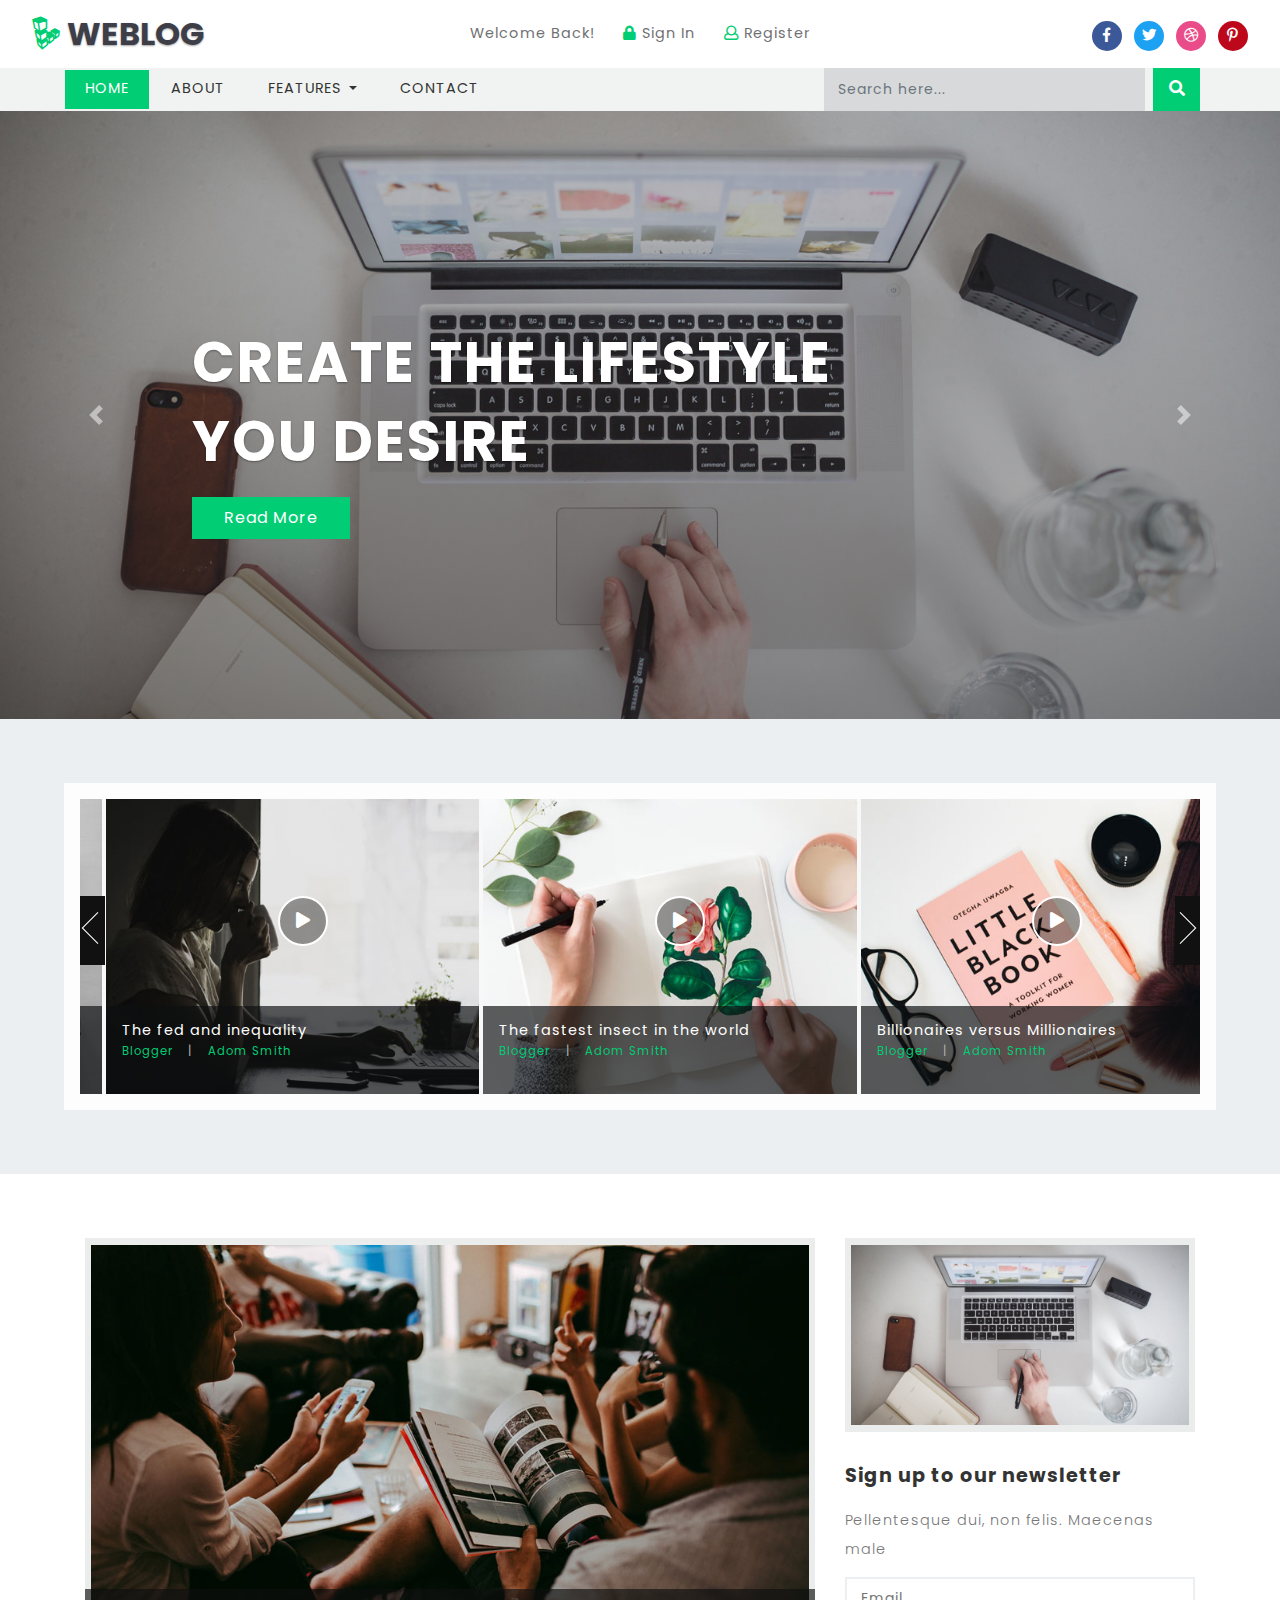
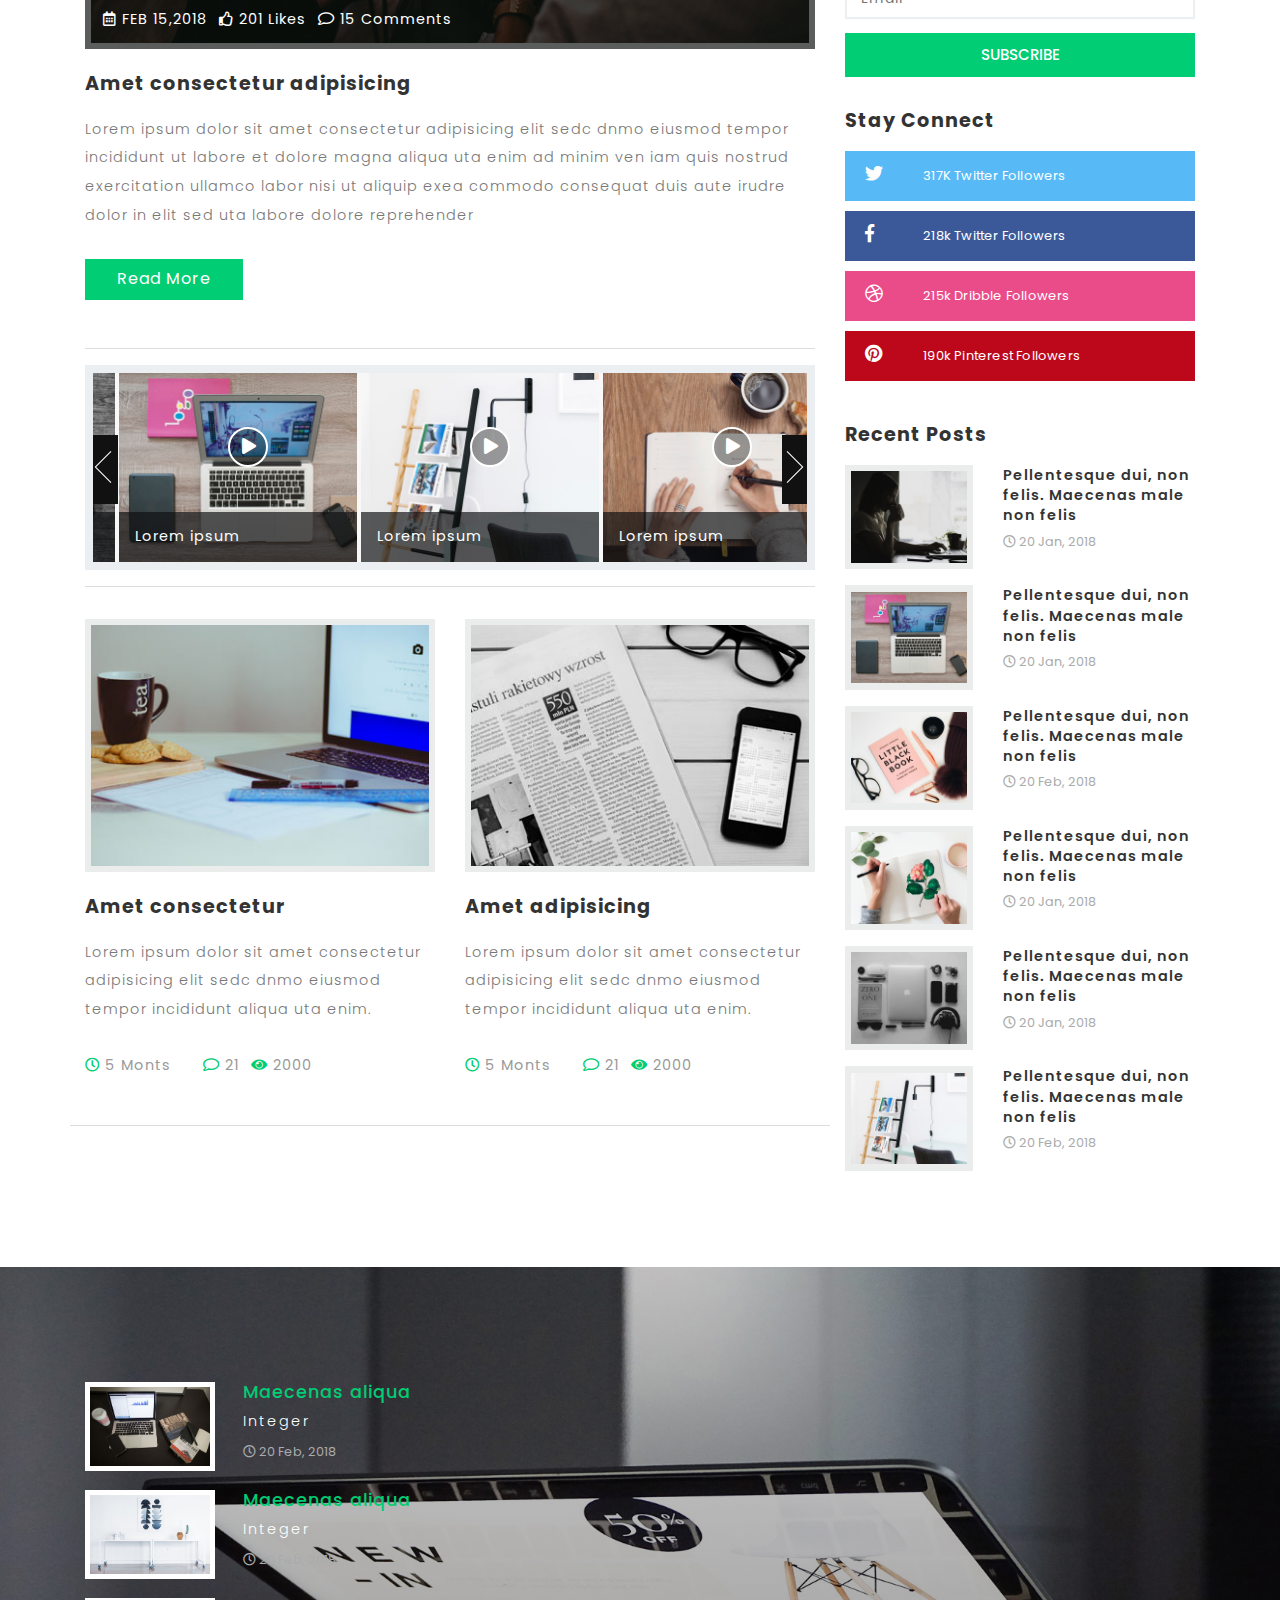
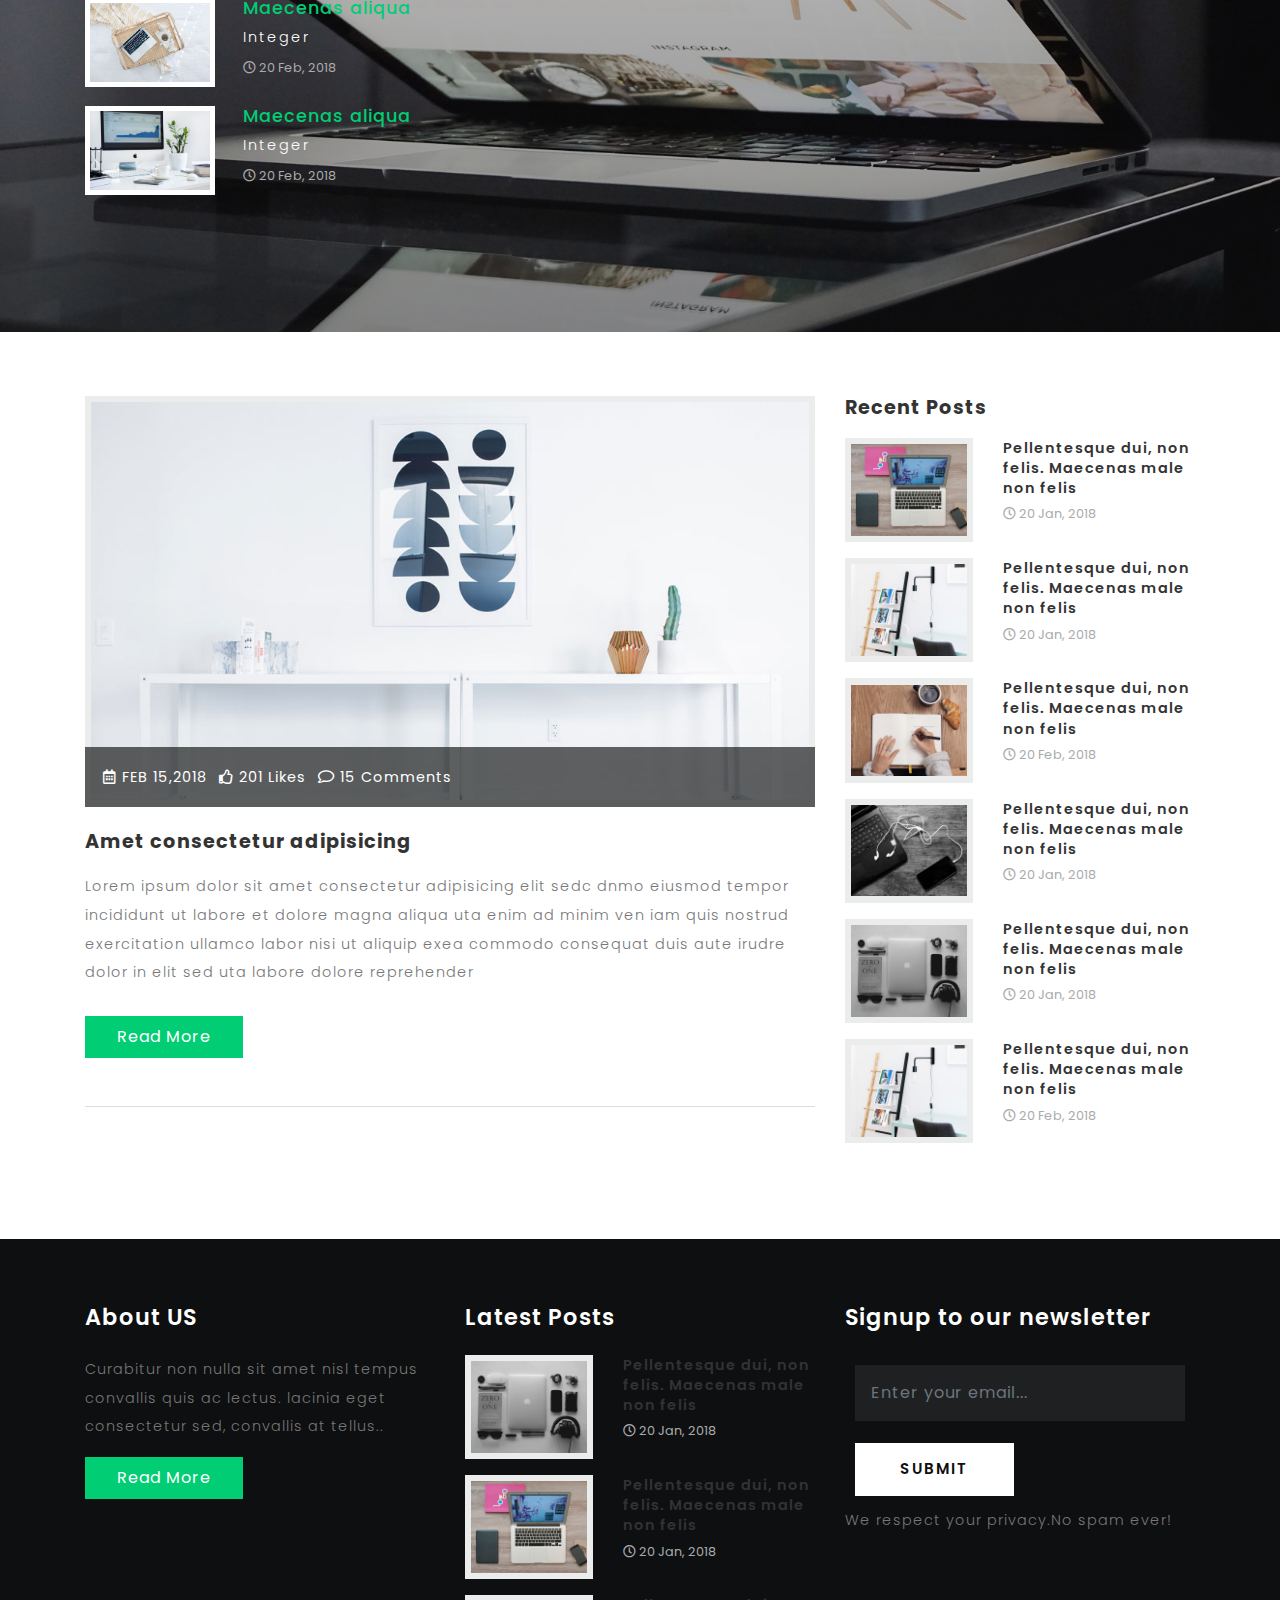
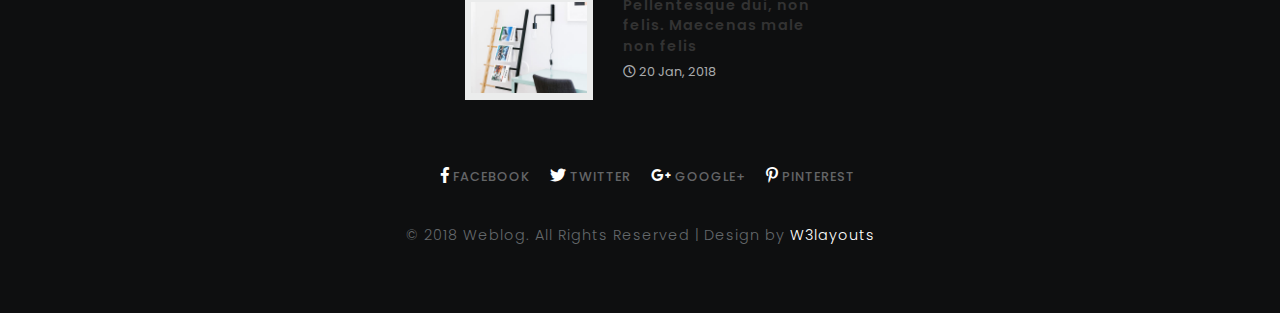
<file: CoreBlogSystem/wwwroot/CoreBlogTemplate/index.html>
<!--
    Author: W3layouts
    Author URL: http://w3layouts.com
    License: Creative Commons Attribution 3.0 Unported
    License URL: http://creativecommons.org/licenses/by/3.0/
-->

<!DOCTYPE html>
<html lang="zxx">

<head>
    <title>Weblog a Blogging Category Bootstrap responsive WebTemplate | Home :: w3layouts</title>
    <meta name="viewport" content="width=device-width, initial-scale=1">
    <meta charset="utf-8">
    <meta name="keywords" content="Weblog a Responsive web template, Bootstrap Web Templates, Flat Web Templates, Android Compatible web template,
Smartphone Compatible web template, free webdesigns for Nokia, Samsung, LG, SonyEricsson, Motorola web design" />

    <script>
        addEventListener("load", function () {
            setTimeout(hideURLbar, 0);
        }, false);

        function hideURLbar() {
            window.scrollTo(0, 1);
        }
    </script>
    <link href="css/bootstrap.css" rel='stylesheet' type='text/css' />
    <link rel="stylesheet" href="css/jquery.desoslide.css">
    <link href="css/style.css" rel='stylesheet' type='text/css' />
    <link href="css/fontawesome-all.css" rel="stylesheet">
    <link href="//fonts.googleapis.com/css?family=Poppins:100,100i,200,200i,300,300i,400,400i,500,500i,600,600i,700,700i,800"
          rel="stylesheet">
</head>

<body>
    <!--Header-->

    <header>
        <div class="top-bar_sub_w3layouts container-fluid">
            <div class="row">
                <div class="col-md-4 logo text-left">
                    <a class="navbar-brand" href="index.html">
                        <i class="fab fa-linode"></i> Weblog
                    </a>
                </div>
                <div class="col-md-4 top-forms text-center mt-lg-3 mt-md-1 mt-0">
                    <span>Welcome Back!</span>
                    <span class="mx-lg-4 mx-md-2  mx-1">
                        <a href="login.html">
                            <i class="fas fa-lock"></i> Sign In
                        </a>
                    </span>
                    <span>
                        <a href="register.html">
                            <i class="far fa-user"></i> Register
                        </a>
                    </span>
                </div>
                <div class="col-md-4 log-icons text-right">

                    <ul class="social_list1 mt-3">

                        <li>
                            <a href="#" class="facebook1 mx-2">
                                <i class="fab fa-facebook-f"></i>

                            </a>
                        </li>
                        <li>
                            <a href="#" class="twitter2">
                                <i class="fab fa-twitter"></i>

                            </a>
                        </li>
                        <li>
                            <a href="#" class="dribble3 mx-2">
                                <i class="fab fa-dribbble"></i>
                            </a>
                        </li>
                        <li>
                            <a href="#" class="pin">
                                <i class="fab fa-pinterest-p"></i>
                            </a>
                        </li>
                    </ul>
                </div>
            </div>
        </div>

        <div class="header_top" id="home">
            <nav class="navbar navbar-expand-lg navbar-light bg-light">
                <button class="navbar-toggler navbar-toggler-right mx-auto" type="button" data-toggle="collapse" data-target="#navbarSupportedContent" aria-controls="navbarSupportedContent"
                        aria-expanded="false" aria-label="Toggle navigation">
                    <span class="navbar-toggler-icon"></span>
                </button>


                <div class="collapse navbar-collapse" id="navbarSupportedContent">
                    <ul class="navbar-nav mr-auto">
                        <li class="nav-item active">
                            <a class="nav-link" href="#">
                                Home
                                <span class="sr-only">(current)</span>
                            </a>
                        </li>
                        <li class="nav-item">
                            <a class="nav-link" href="about.html">About</a>
                        </li>
                        <li class="nav-item dropdown">
                            <a class="nav-link dropdown-toggle" href="#" id="navbarDropdown" role="button" data-toggle="dropdown" aria-haspopup="true"
                               aria-expanded="false">
                                Features
                            </a>
                            <div class="dropdown-menu" aria-labelledby="navbarDropdown">
                                <a class="dropdown-item" href="#"></a>
                                <a class="dropdown-item" href="blog1.html">Standard Blog</a>
                                <div class="dropdown-divider"></div>
                                <a class="dropdown-item" href="blog2.html">2 Column Blog</a>
                                <div class="dropdown-divider"></div>
                                <a class="dropdown-item" href="blog3.html">3 Column Blog</a>

                            </div>
                        </li>
                        <li class="nav-item">
                            <a class="nav-link" href="contact.html">Contact</a>
                        </li>

                    </ul>
                    <form action="#" method="post" class="form-inline my-2 my-lg-0 header-search">
                        <input class="form-control mr-sm-2" type="search" placeholder="Search here..." name="Search" required="">
                        <button class="btn btn1 my-2 my-sm-0" type="submit"><i class="fas fa-search"></i></button>
                    </form>



                </div>
            </nav>

        </div>
    </header>
    <!--//header-->
    <!--/banner-->
    <div class="banner">
        <div id="carouselExampleIndicators" class="carousel slide" data-ride="carousel">
            <ol class="carousel-indicators">
                <li data-target="#carouselExampleIndicators" data-slide-to="0" class="active"></li>
                <li data-target="#carouselExampleIndicators" data-slide-to="1"></li>
                <li data-target="#carouselExampleIndicators" data-slide-to="2"></li>
                <li data-target="#carouselExampleIndicators" data-slide-to="3"></li>
            </ol>
            <div class="carousel-inner" role="listbox">
                <div class="carousel-item active">
                    <div class="carousel-caption">
                        <h3>
                            Create the lifestyle
                            <span>you desire</span>
                        </h3>
                        <div class="read">
                            <a href="single.html" class="btn btn-primary read-m">Read More</a>
                        </div>
                    </div>
                </div>
                <div class="carousel-item item2">
                    <div class="carousel-caption">
                        <h3>
                            Engaging Purposeful
                            <span>and Creative</span>
                        </h3>
                        <div class="read">
                            <a href="single.html" class="btn btn-primary read-m">Read More</a>
                        </div>
                    </div>
                </div>
                <div class="carousel-item item3">
                    <div class="carousel-caption">
                        <h3>
                            Create the lifestyle
                            <span>you desire</span>
                        </h3>
                        <div class="read">
                            <a href="single.html" class="btn btn-primary read-m">Read More</a>
                        </div>
                    </div>
                </div>
                <div class="carousel-item item4">
                    <div class="carousel-caption">
                        <h3>
                            Engaging Purposeful
                            <span>and Creative</span>
                        </h3>
                        <div class="read">
                            <a href="single.html" class="btn btn-primary read-m">Read More</a>
                        </div>
                    </div>
                </div>
            </div>
            <a class="carousel-control-prev" href="#carouselExampleIndicators" role="button" data-slide="prev">
                <span class="carousel-control-prev-icon" aria-hidden="true"></span>
                <span class="sr-only">Previous</span>
            </a>
            <a class="carousel-control-next" href="#carouselExampleIndicators" role="button" data-slide="next">
                <span class="carousel-control-next-icon" aria-hidden="true"></span>
                <span class="sr-only">Next</span>
            </a>
        </div>
    </div>
    <!--/model-->
    <!--//banner-->
    <section class="bottom-slider">
        <div class="course_demo1">
            <ul id="flexiselDemo1">
                <li>
                    <div class="blog-item">
                        <img src="images/1.jpg" alt=" " class="img-fluid" />
                        <button type="button" class="btn btn-primary play" data-toggle="modal" data-target="#exampleModal">
                            <i class="fas fa-play"></i>
                        </button>

                        <div class="floods-text">
                            <h3>
                                The fed and inequality
                                <span>
                                    Blogger
                                    <label>|</label>
                                    <i>Adom Smith</i>
                                </span>
                            </h3>

                        </div>
                    </div>
                </li>
                <li>
                    <div class="blog-item">
                        <img src="images/2.jpg" alt=" " class="img-fluid" />
                        <button type="button" class="btn btn-primary play" data-toggle="modal" data-target="#exampleModal">
                            <i class="fas fa-play"></i>
                        </button>

                        <div class="floods-text">
                            <h3>
                                The fastest insect in the world
                                <span>
                                    Blogger
                                    <label>|</label>
                                    <i>Adom Smith</i>
                                </span>
                            </h3>

                        </div>
                    </div>
                </li>
                <li>
                    <div class="blog-item">
                        <img src="images/3.jpg" alt=" " class="img-fluid" />
                        <button type="button" class="btn btn-primary play" data-toggle="modal" data-target="#exampleModal">
                            <i class="fas fa-play"></i>
                        </button>


                        <div class="floods-text">
                            <h3>
                                Billionaires versus Millionaires
                                <span>
                                    Blogger
                                    <label>|</label>
                                    <i>Adom Smith</i>
                                </span>
                            </h3>

                        </div>
                    </div>
                </li>
                <li>
                    <div class="blog-item">
                        <img src="images/4.jpg" alt=" " class="img-fluid" />
                        <button type="button" class="btn btn-primary play" data-toggle="modal" data-target="#exampleModal">
                            <i class="fas fa-play"></i>
                        </button>


                        <div class="floods-text">
                            <h3>
                                Billionaires versus Millionaires
                                <span>
                                    Blogger
                                    <label>|</label>
                                    <i>Adom Smith</i>
                                </span>
                            </h3>

                        </div>
                    </div>
                </li>
            </ul>
        </div>
        <div class="modal fade" id="exampleModal" tabindex="-1" role="dialog" aria-hidden="true">
            <div class="modal-dialog" role="document">
                <div class="modal-content">
                    <div class="modal-header">
                        <button type="button" class="close" data-dismiss="modal" aria-label="Close">
                            <span aria-hidden="true">&times;</span>
                        </button>
                    </div>
                    <div class="modal-body">
                        <div class="embed-responsive embed-responsive-21by9">
                            <iframe src="https://player.vimeo.com/video/145787219"></iframe>
                        </div>
                    </div>

                </div>
            </div>
        </div>
    </section>
    <!--/main-->
    <section class="main-content-w3layouts-agileits">
        <div class="container">
            <div class="row">
                <!--left-->
                <div class="col-lg-8 left-blog-info-w3layouts-agileits text-left">
                    <div class="blog-grid-top">
                        <div class="b-grid-top">
                            <div class="blog_info_left_grid">
                                <a href="single.html">
                                    <img src="images/b1.jpg" class="img-fluid" alt="">
                                </a>
                            </div>
                            <div class="blog-info-middle">
                                <ul>
                                    <li>
                                        <a href="#">
                                            <i class="far fa-calendar-alt"></i> FEB 15,2018
                                        </a>
                                    </li>
                                    <li class="mx-2">
                                        <a href="#">
                                            <i class="far fa-thumbs-up"></i> 201 Likes
                                        </a>
                                    </li>
                                    <li>
                                        <a href="#">
                                            <i class="far fa-comment"></i> 15 Comments
                                        </a>
                                    </li>

                                </ul>
                            </div>
                        </div>

                        <h3>
                            <a href="single.html">Amet consectetur adipisicing </a>
                        </h3>
                        <p>
                            Lorem ipsum dolor sit amet consectetur adipisicing elit sedc dnmo eiusmod tempor incididunt ut labore et dolore magna
                            aliqua uta enim ad minim ven iam quis nostrud exercitation ullamco labor nisi ut aliquip exea commodo consequat duis
                            aute irudre dolor in elit sed uta labore dolore reprehender
                        </p>
                        <a href="single.html" class="btn btn-primary read-m">Read More</a>
                    </div>
                    <!--//silder-->
                    <div class="blog-mid-sec">
                        <ul id="flexiselDemo2">
                            <li>
                                <div class="blog-item">
                                    <img src="images/5.jpg" alt=" " class="img-fluid" />
                                    <button type="button" class="btn btn-primary play sec" data-toggle="modal" data-target="#exampleModal">
                                        <i class="fas fa-play"></i>
                                    </button>
                                    <div class="floods-text">
                                        <h3>Lorem ipsum </h3>
                                    </div>
                                </div>
                            </li>
                            <li>
                                <div class="blog-item">
                                    <img src="images/6.jpg" alt=" " class="img-fluid" />
                                    <button type="button" class="btn btn-primary play sec" data-toggle="modal" data-target="#exampleModal">
                                        <i class="fas fa-play"></i>
                                    </button>
                                    <div class="floods-text">
                                        <h3>Lorem ipsum </h3>
                                    </div>
                                </div>
                            </li>
                            <li>
                                <div class="blog-item">
                                    <img src="images/7.jpg" alt=" " class="img-fluid" />
                                    <button type="button" class="btn btn-primary play sec" data-toggle="modal" data-target="#exampleModal">
                                        <i class="fas fa-play"></i>
                                    </button>
                                    <div class="floods-text">
                                        <h3>Lorem ipsum </h3>
                                    </div>
                                </div>
                            </li>
                            <li>
                                <div class="blog-item">
                                    <img src="images/8.jpg" alt=" " class="img-fluid" />
                                    <button type="button" class="btn btn-primary play sec" data-toggle="modal" data-target="#exampleModal">
                                        <i class="fas fa-play"></i>
                                    </button>
                                    <div class="floods-text">
                                        <h3>Lorem ipsum </h3>
                                    </div>
                                </div>
                            </li>
                        </ul>
                    </div>

                    <!--//silder-->
                    <div class="blog-girds-sec">
                        <div class="row">
                            <div class="col-md-6 blog-grid-top">
                                <div class="b-grid-top">
                                    <div class="blog_info_left_grid">
                                        <a href="single.html">
                                            <img src="images/b2.jpg" class="img-fluid" alt="">
                                        </a>
                                    </div>
                                    <h3>
                                        <a href="single.html">Amet consectetur </a>
                                    </h3>
                                    <p>Lorem ipsum dolor sit amet consectetur adipisicing elit sedc dnmo eiusmod tempor incididunt aliqua uta enim.</p>
                                </div>
                                <ul class="blog-icons">
                                    <li>
                                        <a href="#">
                                            <i class="far fa-clock"></i> 5 Monts
                                        </a>
                                    </li>
                                    <li class="mx-2">
                                        <a href="#">
                                            <i class="far fa-comment"></i> 21
                                        </a>
                                    </li>
                                    <li>
                                        <a href="#">
                                            <i class="fas fa-eye"></i> 2000
                                        </a>
                                    </li>

                                </ul>
                            </div>
                            <div class="col-md-6 blog-grid-top">
                                <div class="b-grid-top">
                                    <div class="blog_info_left_grid">
                                        <a href="single.html">
                                            <img src="images/b3.jpg" class="img-fluid" alt="">
                                        </a>
                                    </div>
                                    <h3>
                                        <a href="single.html">Amet adipisicing </a>
                                    </h3>
                                    <p>Lorem ipsum dolor sit amet consectetur adipisicing elit sedc dnmo eiusmod tempor incididunt aliqua uta enim.</p>

                                </div>
                                <ul class="blog-icons">
                                    <li>
                                        <a href="#">
                                            <i class="far fa-clock"></i> 5 Monts
                                        </a>
                                    </li>
                                    <li class="mx-2">
                                        <a href="#">
                                            <i class="far fa-comment"></i> 21
                                        </a>
                                    </li>
                                    <li>
                                        <a href="#">
                                            <i class="fas fa-eye"></i> 2000
                                        </a>
                                    </li>

                                </ul>
                            </div>
                        </div>
                    </div>
                </div>
                <!--//left-->
                <!--right-->
                <aside class="col-lg-4 agileits-w3ls-right-blog-con text-right">
                    <div class="right-blog-info text-left">
                        <div class="tech-btm">
                            <img src="images/banner1.jpg" class="img-fluid" alt="">
                        </div>
                        <div class="tech-btm">
                            <h4>Sign up to our newsletter</h4>
                            <p>Pellentesque dui, non felis. Maecenas male </p>
                            <form action="#" method="post">
                                <input type="email" placeholder="Email" required="">
                                <input type="submit" value="Subscribe">
                            </form>

                        </div>
                        <div class="tech-btm widget_social">
                            <h4>Stay Connect</h4>
                            <ul>

                                <li>
                                    <a class="twitter" href="#">
                                        <i class="fab fa-twitter"></i>
                                        <span class="count">317K</span> Twitter Followers
                                    </a>
                                </li>
                                <li>
                                    <a class="facebook" href="#">
                                        <i class="fab fa-facebook-f"></i>
                                        <span class="count">218k</span> Twitter Followers
                                    </a>
                                </li>
                                <li>
                                    <a class="dribble" href="#">
                                        <i class="fab fa-dribbble"></i>

                                        <span class="count">215k</span> Dribble Followers
                                    </a>
                                </li>
                                <li>
                                    <a class="pin" href="#">
                                        <i class="fab fa-pinterest"></i>
                                        <span class="count">190k</span> Pinterest Followers
                                    </a>
                                </li>

                            </ul>
                        </div>
                        <div class="tech-btm">
                            <h4>Recent Posts</h4>

                            <div class="blog-grids row mb-3">
                                <div class="col-md-5 blog-grid-left">
                                    <a href="single.html">
                                        <img src="images/1.jpg" class="img-fluid" alt="">
                                    </a>
                                </div>
                                <div class="col-md-7 blog-grid-right">

                                    <h5>
                                        <a href="single.html">Pellentesque dui, non felis. Maecenas male non felis </a>
                                    </h5>
                                    <div class="sub-meta">
                                        <span>
                                            <i class="far fa-clock"></i> 20 Jan, 2018
                                        </span>
                                    </div>
                                </div>

                            </div>
                            <div class="blog-grids row mb-3">
                                <div class="col-md-5 blog-grid-left">
                                    <a href="single.html">
                                        <img src="images/5.jpg" class="img-fluid" alt="">
                                    </a>
                                </div>
                                <div class="col-md-7 blog-grid-right">

                                    <h5>
                                        <a href="single.html">Pellentesque dui, non felis. Maecenas male non felis </a>
                                    </h5>
                                    <div class="sub-meta">
                                        <span>
                                            <i class="far fa-clock"></i> 20 Jan, 2018
                                        </span>
                                    </div>
                                </div>
                                <div class="clearfix"> </div>
                            </div>
                            <div class="blog-grids row mb-3">
                                <div class="col-md-5 blog-grid-left">
                                    <a href="single.html">
                                        <img src="images/3.jpg" class="img-fluid" alt="">
                                    </a>
                                </div>
                                <div class="col-md-7 blog-grid-right">
                                    <h5>
                                        <a href="single.html">Pellentesque dui, non felis. Maecenas male non felis </a>
                                    </h5>
                                    <div class="sub-meta">
                                        <span>
                                            <i class="far fa-clock"></i> 20 Feb, 2018
                                        </span>
                                    </div>
                                </div>

                            </div>
                            <div class="blog-grids row mb-3">
                                <div class="col-md-5 blog-grid-left">
                                    <a href="single.html">
                                        <img src="images/2.jpg" class="img-fluid" alt="">
                                    </a>
                                </div>
                                <div class="col-md-7 blog-grid-right">

                                    <h5>
                                        <a href="single.html">Pellentesque dui, non felis. Maecenas male non felis </a>
                                    </h5>
                                    <div class="sub-meta">
                                        <span>
                                            <i class="far fa-clock"></i> 20 Jan, 2018
                                        </span>
                                    </div>
                                </div>

                            </div>
                            <div class="blog-grids row mb-3">
                                <div class="col-md-5 blog-grid-left">
                                    <a href="single.html">
                                        <img src="images/4.jpg" class="img-fluid" alt="">
                                    </a>
                                </div>
                                <div class="col-md-7 blog-grid-right">

                                    <h5>
                                        <a href="single.html">Pellentesque dui, non felis. Maecenas male non felis </a>
                                    </h5>
                                    <div class="sub-meta">
                                        <span>
                                            <i class="far fa-clock"></i> 20 Jan, 2018
                                        </span>
                                    </div>
                                </div>

                            </div>
                            <div class="blog-grids row mb-3">
                                <div class="col-md-5 blog-grid-left">
                                    <a href="single.html">
                                        <img src="images/6.jpg" class="img-fluid" alt="">
                                    </a>
                                </div>
                                <div class="col-md-7 blog-grid-right">
                                    <h5>
                                        <a href="single.html">Pellentesque dui, non felis. Maecenas male non felis </a>
                                    </h5>
                                    <div class="sub-meta">
                                        <span>
                                            <i class="far fa-clock"></i> 20 Feb, 2018
                                        </span>
                                    </div>
                                </div>

                            </div>
                        </div>
                    </div>

                </aside>
                <!--//right-->
            </div>
        </div>
    </section>
    <!--//main-->
    <!--/middle-->
    <section class="middle-sec-agileinfo-w3ls">
        <div class="container">
            <div class="row inner-sec">
                <div class="col-md-4 news-left">
                    <ul id="demo1_thumbs" class="list-inline">
                        <li>
                            <a href="images/m1.jpg">
                                <img src="images/m1.jpg" alt="" data-desoslide-caption="<h3>Latest Post 1</h3>">
                                <div class="mid-text-info">
                                    <h4>Maecenas aliqua</h4>
                                    <p>Integer </p>
                                    <div class="sub-meta">
                                        <span>
                                            <i class="far fa-clock"></i> 20 Feb, 2018
                                        </span>
                                    </div>
                                </div>
                            </a>
                        </li>
                        <li>
                            <a href="images/m2.jpg">
                                <img src="images/m2.jpg" alt="" data-desoslide-caption="<h3>Latest Post 2</h3>">
                                <div class="mid-text-info">
                                    <h4>Maecenas aliqua</h4>
                                    <p>Integer </p>
                                    <div class="sub-meta">
                                        <span>
                                            <i class="far fa-clock"></i> 20 Feb, 2018
                                        </span>
                                    </div>
                                </div>
                            </a>
                        </li>
                        <li>
                            <a href="images/m3.jpg">
                                <img src="images/m3.jpg" alt="" data-desoslide-caption="<h3>Latest Post 3</h3>">
                                <div class="mid-text-info">
                                    <h4>Maecenas aliqua</h4>
                                    <p>Integer </p>
                                    <div class="sub-meta">
                                        <span>
                                            <i class="far fa-clock"></i> 20 Feb, 2018
                                        </span>
                                    </div>
                                </div>
                            </a>
                        </li>
                        <li>
                            <a href="images/m4.jpg">
                                <img src="images/m4.jpg" alt="" data-desoslide-caption="<h3>Latest Post 4</h3>">
                                <div class="mid-text-info">
                                    <h4>Maecenas aliqua</h4>
                                    <p>Integer </p>
                                    <div class="sub-meta">
                                        <span>
                                            <i class="far fa-clock"></i> 20 Feb, 2018
                                        </span>
                                    </div>
                                </div>
                            </a>
                        </li>
                    </ul>
                </div>
                <div id="demo1_main_image" class="col-md-8  news-right"></div>
                <div class="clearfix"> </div>
            </div>
        </div>

    </section>
    <!--//middle-->
    <!---->
    <section class="main-content-w3layouts-agileits">
        <div class="container">
            <div class="row">
                <!--left-->
                <div class="col-lg-8 left-blog-info-w3layouts-agileits text-left">
                    <div class="blog-grid-top">
                        <div class="b-grid-top">
                            <div class="blog_info_left_grid">
                                <a href="single.html">
                                    <img src="images/b4.jpg" class="img-fluid" alt="">
                                </a>
                            </div>
                            <div class="blog-info-middle">
                                <ul>
                                    <li>
                                        <a href="#">
                                            <i class="far fa-calendar-alt"></i> FEB 15,2018
                                        </a>
                                    </li>
                                    <li class="mx-2">
                                        <a href="#">
                                            <i class="far fa-thumbs-up"></i> 201 Likes
                                        </a>
                                    </li>
                                    <li>
                                        <a href="#">
                                            <i class="far fa-comment"></i> 15 Comments
                                        </a>
                                    </li>

                                </ul>
                            </div>
                        </div>

                        <h3>
                            <a href="single.html">Amet consectetur adipisicing </a>
                        </h3>
                        <p>
                            Lorem ipsum dolor sit amet consectetur adipisicing elit sedc dnmo eiusmod tempor incididunt ut labore et dolore magna
                            aliqua uta enim ad minim ven iam quis nostrud exercitation ullamco labor nisi ut aliquip exea commodo consequat duis
                            aute irudre dolor in elit sed uta labore dolore reprehender
                        </p>
                        <a href="single.html" class="btn btn-primary read-m">Read More</a>
                    </div>
                    <!--//silder-->


                </div>
                <!--//left-->
                <!--right-->
                <aside class="col-lg-4 agileits-w3ls-right-blog-con text-left">
                    <div class="tech-btm">
                        <h4>Recent Posts</h4>

                        <div class="blog-grids row mb-3">
                            <div class="col-md-5 blog-grid-left">
                                <a href="single.html">
                                    <img src="images/5.jpg" class="img-fluid" alt="">
                                </a>
                            </div>
                            <div class="col-md-7 blog-grid-right">

                                <h5>
                                    <a href="single.html">Pellentesque dui, non felis. Maecenas male non felis </a>
                                </h5>
                                <div class="sub-meta">
                                    <span>
                                        <i class="far fa-clock"></i> 20 Jan, 2018
                                    </span>
                                </div>
                            </div>

                        </div>
                        <div class="blog-grids row mb-3">
                            <div class="col-md-5 blog-grid-left">
                                <a href="single.html">
                                    <img src="images/6.jpg" class="img-fluid" alt="">
                                </a>
                            </div>
                            <div class="col-md-7 blog-grid-right">

                                <h5>
                                    <a href="single.html">Pellentesque dui, non felis. Maecenas male non felis </a>
                                </h5>
                                <div class="sub-meta">
                                    <span>
                                        <i class="far fa-clock"></i> 20 Jan, 2018
                                    </span>
                                </div>
                            </div>

                        </div>
                        <div class="blog-grids row mb-3">
                            <div class="col-md-5 blog-grid-left">
                                <a href="single.html">
                                    <img src="images/7.jpg" class="img-fluid" alt="">
                                </a>
                            </div>
                            <div class="col-md-7 blog-grid-right">
                                <h5>
                                    <a href="single.html">Pellentesque dui, non felis. Maecenas male non felis </a>
                                </h5>
                                <div class="sub-meta">
                                    <span>
                                        <i class="far fa-clock"></i> 20 Feb, 2018
                                    </span>
                                </div>
                            </div>

                        </div>
                        <div class="blog-grids row mb-3">
                            <div class="col-md-5 blog-grid-left">
                                <a href="single.html">
                                    <img src="images/8.jpg" class="img-fluid" alt="">
                                </a>
                            </div>
                            <div class="col-md-7 blog-grid-right">

                                <h5>
                                    <a href="single.html">Pellentesque dui, non felis. Maecenas male non felis </a>
                                </h5>
                                <div class="sub-meta">
                                    <span>
                                        <i class="far fa-clock"></i> 20 Jan, 2018
                                    </span>
                                </div>
                            </div>

                        </div>
                        <div class="blog-grids row mb-3">
                            <div class="col-md-5 blog-grid-left">
                                <a href="single.html">
                                    <img src="images/4.jpg" class="img-fluid" alt="">
                                </a>
                            </div>
                            <div class="col-md-7 blog-grid-right">

                                <h5>
                                    <a href="single.html">Pellentesque dui, non felis. Maecenas male non felis </a>
                                </h5>
                                <div class="sub-meta">
                                    <span>
                                        <i class="far fa-clock"></i> 20 Jan, 2018
                                    </span>
                                </div>
                            </div>

                        </div>
                        <div class="blog-grids row mb-3">
                            <div class="col-md-5 blog-grid-left">
                                <a href="single.html">
                                    <img src="images/6.jpg" class="img-fluid" alt="">
                                </a>
                            </div>
                            <div class="col-md-7 blog-grid-right">
                                <h5>
                                    <a href="single.html">Pellentesque dui, non felis. Maecenas male non felis </a>
                                </h5>
                                <div class="sub-meta">
                                    <span>
                                        <i class="far fa-clock"></i> 20 Feb, 2018
                                    </span>
                                </div>
                            </div>

                        </div>

                    </div>

                </aside>
                <!--//right-->
            </div>
        </div>
    </section>
    <!--//main-->
    <!--footer-->
    <footer>
        <div class="container">
            <div class="row">
                <div class="col-lg-4 footer-grid-agileits-w3ls text-left">
                    <h3>About US</h3>
                    <p>Curabitur non nulla sit amet nisl tempus convallis quis ac lectus. lacinia eget consectetur sed, convallis at tellus..</p>
                    <div class="read">
                        <a href="single.html" class="btn btn-primary read-m">Read More</a>
                    </div>
                </div>
                <div class="col-lg-4 footer-grid-agileits-w3ls text-left">

                    <div class="tech-btm">
                        <h3>Latest Posts</h3>
                        <div class="blog-grids row mb-3">
                            <div class="col-md-5 blog-grid-left">
                                <a href="single.html">
                                    <img src="images/4.jpg" class="img-fluid" alt="">
                                </a>
                            </div>
                            <div class="col-md-7 blog-grid-right">

                                <h5>
                                    <a href="single.html">Pellentesque dui, non felis. Maecenas male non felis </a>
                                </h5>
                                <div class="sub-meta">
                                    <span>
                                        <i class="far fa-clock"></i> 20 Jan, 2018
                                    </span>
                                </div>
                            </div>

                        </div>
                        <div class="blog-grids row mb-3">
                            <div class="col-md-5 blog-grid-left">
                                <a href="single.html">
                                    <img src="images/5.jpg" class="img-fluid" alt="">
                                </a>
                            </div>
                            <div class="col-md-7 blog-grid-right">

                                <h5>
                                    <a href="single.html">Pellentesque dui, non felis. Maecenas male non felis </a>
                                </h5>
                                <div class="sub-meta">
                                    <span>
                                        <i class="far fa-clock"></i> 20 Jan, 2018
                                    </span>
                                </div>
                            </div>

                        </div>
                        <div class="blog-grids row mb-3">
                            <div class="col-md-5 blog-grid-left">
                                <a href="single.html">
                                    <img src="images/6.jpg" class="img-fluid" alt="">
                                </a>
                            </div>
                            <div class="col-md-7 blog-grid-right">

                                <h5>
                                    <a href="single.html">Pellentesque dui, non felis. Maecenas male non felis </a>
                                </h5>
                                <div class="sub-meta">
                                    <span>
                                        <i class="far fa-clock"></i> 20 Jan, 2018
                                    </span>
                                </div>
                            </div>

                        </div>
                    </div>
                </div>
                <!-- subscribe -->
                <div class="col-lg-4 subscribe-main footer-grid-agileits-w3ls text-left">
                    <h2>Signup to our newsletter</h2>
                    <div class="subscribe-main text-left">
                        <div class="subscribe-form">
                            <form action="#" method="post" class="subscribe_form">
                                <input class="form-control" type="email" placeholder="Enter your email..." required="">
                                <button type="submit" class="btn btn-primary submit">Submit</button>
                            </form>
                            <div class="clearfix"> </div>
                        </div>
                        <p>We respect your privacy.No spam ever!</p>
                    </div>
                    <!-- //subscribe -->
                </div>
            </div>
            <!-- footer -->
            <div class="footer-cpy text-center">
                <div class="footer-social">
                    <div class="copyrighttop">
                        <ul>
                            <li class="mx-3">
                                <a class="facebook" href="#">
                                    <i class="fab fa-facebook-f"></i>
                                    <span>Facebook</span>
                                </a>
                            </li>
                            <li>
                                <a class="facebook" href="#">
                                    <i class="fab fa-twitter"></i>
                                    <span>Twitter</span>
                                </a>
                            </li>
                            <li class="mx-3">
                                <a class="facebook" href="#">
                                    <i class="fab fa-google-plus-g"></i>
                                    <span>Google+</span>
                                </a>
                            </li>
                            <li>
                                <a class="facebook" href="#">
                                    <i class="fab fa-pinterest-p"></i>
                                    <span>Pinterest</span>
                                </a>
                            </li>
                        </ul>

                    </div>
                </div>
                <div class="w3layouts-agile-copyrightbottom">
                    <p>
                        © 2018 Weblog. All Rights Reserved | Design by
                        <a href="http://w3layouts.com/">W3layouts</a>
                    </p>

                </div>
            </div>

            <!-- //footer -->
        </div>
    </footer>
    <!---->
    <!-- js -->
    <script src="js/jquery-2.2.3.min.js"></script>
    <!-- //js -->
    <!-- desoslide-JavaScript -->
    <script src="js/jquery.desoslide.js"></script>
    <script>
        $('#demo1_thumbs').desoSlide({
            main: {
                container: '#demo1_main_image',
                cssClass: 'img-responsive'
            },
            effect: 'sideFade',
            caption: true
        });
    </script>

    <!-- requried-jsfiles-for owl -->
    <script>
        $(window).load(function () {
            $("#flexiselDemo1").flexisel({
                visibleItems: 3,
                animationSpeed: 1000,
                autoPlay: true,
                autoPlaySpeed: 3000,
                pauseOnHover: true,
                enableResponsiveBreakpoints: true,
                responsiveBreakpoints: {
                    portrait: {
                        changePoint: 480,
                        visibleItems: 1
                    },
                    landscape: {
                        changePoint: 640,
                        visibleItems: 2
                    },
                    tablet: {
                        changePoint: 768,
                        visibleItems: 3
                    }
                }
            });

        });
    </script>
    <script>
        $(window).load(function () {
            $("#flexiselDemo2").flexisel({
                visibleItems: 3,
                animationSpeed: 1000,
                autoPlay: true,
                autoPlaySpeed: 3000,
                pauseOnHover: true,
                enableResponsiveBreakpoints: true,
                responsiveBreakpoints: {
                    portrait: {
                        changePoint: 480,
                        visibleItems: 1
                    },
                    landscape: {
                        changePoint: 640,
                        visibleItems: 2
                    },
                    tablet: {
                        changePoint: 768,
                        visibleItems: 3
                    }
                }
            });

        });
    </script>
    <script src="js/jquery.flexisel.js"></script>
    <!-- //password-script -->
    <!--/ start-smoth-scrolling -->
    <script src="js/move-top.js"></script>
    <script src="js/easing.js"></script>
    <script>
        jQuery(document).ready(function ($) {
            $(".scroll").click(function (event) {
                event.preventDefault();
                $('html,body').animate({
                    scrollTop: $(this.hash).offset().top
                }, 900);
            });
        });
    </script>
    <!--// end-smoth-scrolling -->

    <script>
        $(document).ready(function () {

            var defaults = {
                containerID: 'toTop', // fading element id
                containerHoverID: 'toTopHover', // fading element hover id
                scrollSpeed: 1200,
                easingType: 'linear'
            };


            $().UItoTop({
                easingType: 'easeOutQuart'
            });

        });
    </script>
    <a href="#home" class="scroll" id="toTop" style="display: block;">
        <span id="toTopHover" style="opacity: 1;"> </span>
    </a>

    <!-- //Custom-JavaScript-File-Links -->
    <script src="js/bootstrap.js"></script>


</body>

</html>
</file>
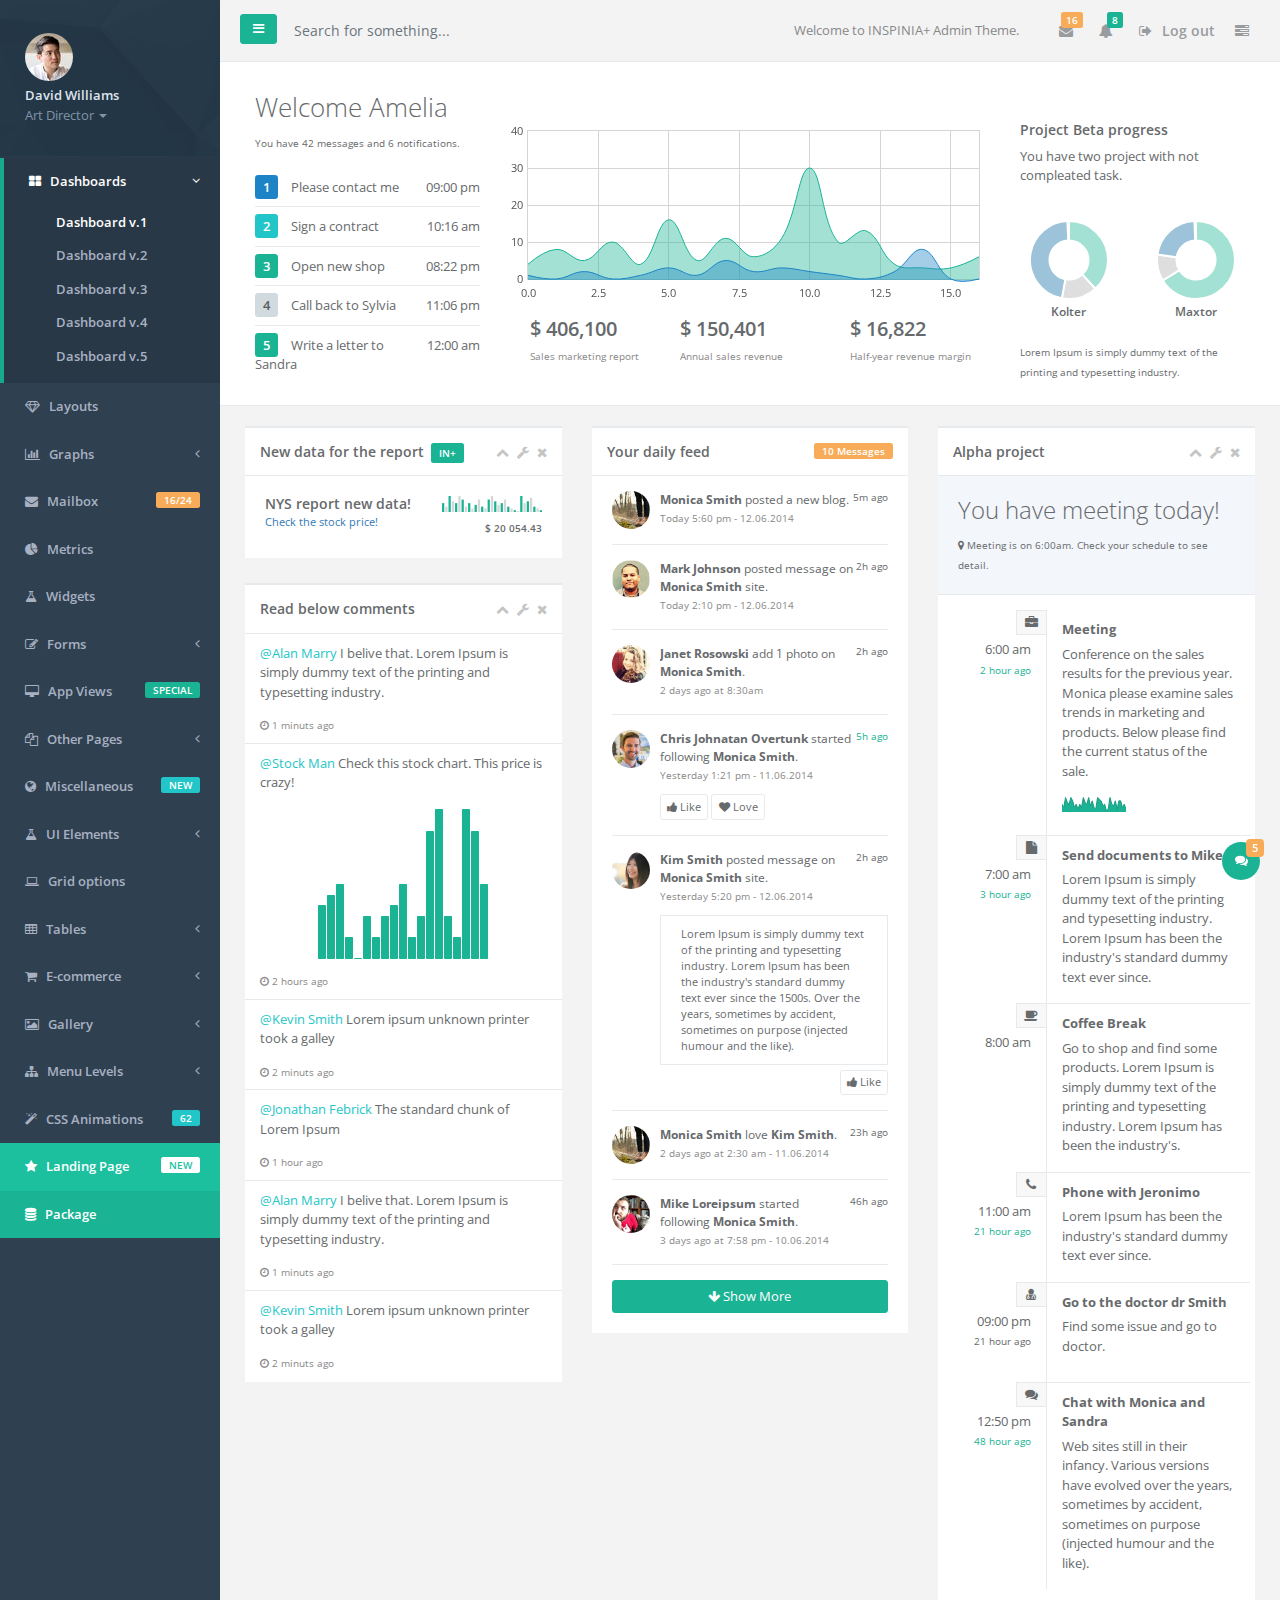
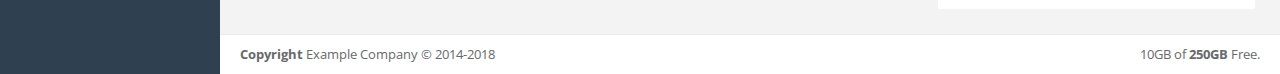
<file: CoreBlogSystem/wwwroot/inspinia-gh-pages/index.html>
<!--
*
*  INSPINIA - Responsive Admin Theme
*  version 2.8
*
-->

<!DOCTYPE html>
<html>

<head>

    <meta charset="utf-8">
    <meta name="viewport" content="width=device-width, initial-scale=1.0">
    <meta http-equiv="X-UA-Compatible" content="IE=edge">

    <title>INSPINIA | Dashboard</title>

    <link href="css/bootstrap.min.css" rel="stylesheet">
    <link href="font-awesome/css/font-awesome.css" rel="stylesheet">

    <!-- Toastr style -->
    <link href="css/plugins/toastr/toastr.min.css" rel="stylesheet">

    <!-- Gritter -->
    <link href="js/plugins/gritter/jquery.gritter.css" rel="stylesheet">

    <link href="css/animate.css" rel="stylesheet">
    <link href="css/style.css" rel="stylesheet">

</head>

<body>
    <div id="wrapper">
        <nav class="navbar-default navbar-static-side" role="navigation">
            <div class="sidebar-collapse">
                <ul class="nav metismenu" id="side-menu">
                    <li class="nav-header">
                        <div class="dropdown profile-element">
                            <img alt="image" class="rounded-circle" src="img/profile_small.jpg"/>
                            <a data-toggle="dropdown" class="dropdown-toggle" href="#">
                                <span class="block m-t-xs font-bold">David Williams</span>
                                <span class="text-muted text-xs block">Art Director <b class="caret"></b></span>
                            </a>
                            <ul class="dropdown-menu animated fadeInRight m-t-xs">
                                <li><a class="dropdown-item" href="profile.html">Profile</a></li>
                                <li><a class="dropdown-item" href="contacts.html">Contacts</a></li>
                                <li><a class="dropdown-item" href="mailbox.html">Mailbox</a></li>
                                <li class="dropdown-divider"></li>
                                <li><a class="dropdown-item" href="login.html">Logout</a></li>
                            </ul>
                        </div>
                        <div class="logo-element">
                            IN+
                        </div>
                    </li>
                    <li class="active">
                        <a href="index.html"><i class="fa fa-th-large"></i> <span class="nav-label">Dashboards</span> <span class="fa arrow"></span></a>
                        <ul class="nav nav-second-level">
                            <li class="active"><a href="index.html">Dashboard v.1</a></li>
                            <li><a href="dashboard_2.html">Dashboard v.2</a></li>
                            <li><a href="dashboard_3.html">Dashboard v.3</a></li>
                            <li><a href="dashboard_4_1.html">Dashboard v.4</a></li>
                            <li><a href="dashboard_5.html">Dashboard v.5 </a></li>
                        </ul>
                    </li>
                    <li>
                        <a href="layouts.html"><i class="fa fa-diamond"></i> <span class="nav-label">Layouts</span></a>
                    </li>
                    <li>
                        <a href="#"><i class="fa fa-bar-chart-o"></i> <span class="nav-label">Graphs</span><span class="fa arrow"></span></a>
                        <ul class="nav nav-second-level collapse">
                            <li><a href="graph_flot.html">Flot Charts</a></li>
                            <li><a href="graph_morris.html">Morris.js Charts</a></li>
                            <li><a href="graph_rickshaw.html">Rickshaw Charts</a></li>
                            <li><a href="graph_chartjs.html">Chart.js</a></li>
                            <li><a href="graph_chartist.html">Chartist</a></li>
                            <li><a href="c3.html">c3 charts</a></li>
                            <li><a href="graph_peity.html">Peity Charts</a></li>
                            <li><a href="graph_sparkline.html">Sparkline Charts</a></li>
                        </ul>
                    </li>
                    <li>
                        <a href="mailbox.html"><i class="fa fa-envelope"></i> <span class="nav-label">Mailbox </span><span class="label label-warning float-right">16/24</span></a>
                        <ul class="nav nav-second-level collapse">
                            <li><a href="mailbox.html">Inbox</a></li>
                            <li><a href="mail_detail.html">Email view</a></li>
                            <li><a href="mail_compose.html">Compose email</a></li>
                            <li><a href="email_template.html">Email templates</a></li>
                        </ul>
                    </li>
                    <li>
                        <a href="metrics.html"><i class="fa fa-pie-chart"></i> <span class="nav-label">Metrics</span>  </a>
                    </li>
                    <li>
                        <a href="widgets.html"><i class="fa fa-flask"></i> <span class="nav-label">Widgets</span></a>
                    </li>
                    <li>
                        <a href="#"><i class="fa fa-edit"></i> <span class="nav-label">Forms</span><span class="fa arrow"></span></a>
                        <ul class="nav nav-second-level collapse">
                            <li><a href="form_basic.html">Basic form</a></li>
                            <li><a href="form_advanced.html">Advanced Plugins</a></li>
                            <li><a href="form_wizard.html">Wizard</a></li>
                            <li><a href="form_file_upload.html">File Upload</a></li>
                            <li><a href="form_editors.html">Text Editor</a></li>
                            <li><a href="form_autocomplete.html">Autocomplete</a></li>
                            <li><a href="form_markdown.html">Markdown</a></li>
                        </ul>
                    </li>
                    <li>
                        <a href="#"><i class="fa fa-desktop"></i> <span class="nav-label">App Views</span>  <span class="float-right label label-primary">SPECIAL</span></a>
                        <ul class="nav nav-second-level collapse">
                            <li><a href="contacts.html">Contacts</a></li>
                            <li><a href="profile.html">Profile</a></li>
                            <li><a href="profile_2.html">Profile v.2</a></li>
                            <li><a href="contacts_2.html">Contacts v.2</a></li>
                            <li><a href="projects.html">Projects</a></li>
                            <li><a href="project_detail.html">Project detail</a></li>
                            <li><a href="activity_stream.html">Activity stream</a></li>
                            <li><a href="teams_board.html">Teams board</a></li>
                            <li><a href="social_feed.html">Social feed</a></li>
                            <li><a href="clients.html">Clients</a></li>
                            <li><a href="full_height.html">Outlook view</a></li>
                            <li><a href="vote_list.html">Vote list</a></li>
                            <li><a href="file_manager.html">File manager</a></li>
                            <li><a href="calendar.html">Calendar</a></li>
                            <li><a href="issue_tracker.html">Issue tracker</a></li>
                            <li><a href="blog.html">Blog</a></li>
                            <li><a href="article.html">Article</a></li>
                            <li><a href="faq.html">FAQ</a></li>
                            <li><a href="timeline.html">Timeline</a></li>
                            <li><a href="pin_board.html">Pin board</a></li>
                        </ul>
                    </li>
                    <li>
                        <a href="#"><i class="fa fa-files-o"></i> <span class="nav-label">Other Pages</span><span class="fa arrow"></span></a>
                        <ul class="nav nav-second-level collapse">
                            <li><a href="search_results.html">Search results</a></li>
                            <li><a href="lockscreen.html">Lockscreen</a></li>
                            <li><a href="invoice.html">Invoice</a></li>
                            <li><a href="login.html">Login</a></li>
                            <li><a href="login_two_columns.html">Login v.2</a></li>
                            <li><a href="forgot_password.html">Forget password</a></li>
                            <li><a href="register.html">Register</a></li>
                            <li><a href="404.html">404 Page</a></li>
                            <li><a href="500.html">500 Page</a></li>
                            <li><a href="empty_page.html">Empty page</a></li>
                        </ul>
                    </li>
                    <li>
                        <a href="#"><i class="fa fa-globe"></i> <span class="nav-label">Miscellaneous</span><span class="label label-info float-right">NEW</span></a>
                        <ul class="nav nav-second-level collapse">
                            <li><a href="toastr_notifications.html">Notification</a></li>
                            <li><a href="nestable_list.html">Nestable list</a></li>
                            <li><a href="agile_board.html">Agile board</a></li>
                            <li><a href="timeline_2.html">Timeline v.2</a></li>
                            <li><a href="diff.html">Diff</a></li>
                            <li><a href="pdf_viewer.html">PDF viewer</a></li>
                            <li><a href="i18support.html">i18 support</a></li>
                            <li><a href="sweetalert.html">Sweet alert</a></li>
                            <li><a href="idle_timer.html">Idle timer</a></li>
                            <li><a href="truncate.html">Truncate</a></li>
                            <li><a href="password_meter.html">Password meter</a></li>
                            <li><a href="spinners.html">Spinners</a></li>
                            <li><a href="spinners_usage.html">Spinners usage</a></li>
                            <li><a href="tinycon.html">Live favicon</a></li>
                            <li><a href="google_maps.html">Google maps</a></li>
                            <li><a href="datamaps.html">Datamaps</a></li>
                            <li><a href="social_buttons.html">Social buttons</a></li>
                            <li><a href="code_editor.html">Code editor</a></li>
                            <li><a href="modal_window.html">Modal window</a></li>
                            <li><a href="clipboard.html">Clipboard</a></li>
                            <li><a href="text_spinners.html">Text spinners</a></li>
                            <li><a href="forum_main.html">Forum view</a></li>
                            <li><a href="validation.html">Validation</a></li>
                            <li><a href="tree_view.html">Tree view</a></li>
                            <li><a href="loading_buttons.html">Loading buttons</a></li>
                            <li><a href="chat_view.html">Chat view</a></li>
                            <li><a href="masonry.html">Masonry</a></li>
                            <li><a href="tour.html">Tour</a></li>
                        </ul>
                    </li>
                    <li>
                        <a href="#"><i class="fa fa-flask"></i> <span class="nav-label">UI Elements</span><span class="fa arrow"></span></a>
                        <ul class="nav nav-second-level collapse">
                            <li><a href="typography.html">Typography</a></li>
                            <li><a href="icons.html">Icons</a></li>
                            <li><a href="draggable_panels.html">Draggable Panels</a></li> <li><a href="resizeable_panels.html">Resizeable Panels</a></li>
                            <li><a href="buttons.html">Buttons</a></li>
                            <li><a href="video.html">Video</a></li>
                            <li><a href="tabs_panels.html">Panels</a></li>
                            <li><a href="tabs.html">Tabs</a></li>
                            <li><a href="notifications.html">Notifications & Tooltips</a></li>
                            <li><a href="helper_classes.html">Helper css classes</a></li>
                            <li><a href="badges_labels.html">Badges, Labels, Progress</a></li>
                        </ul>
                    </li>

                    <li>
                        <a href="grid_options.html"><i class="fa fa-laptop"></i> <span class="nav-label">Grid options</span></a>
                    </li>
                    <li>
                        <a href="#"><i class="fa fa-table"></i> <span class="nav-label">Tables</span><span class="fa arrow"></span></a>
                        <ul class="nav nav-second-level collapse">
                            <li><a href="table_basic.html">Static Tables</a></li>
                            <li><a href="table_data_tables.html">Data Tables</a></li>
                            <li><a href="table_foo_table.html">Foo Tables</a></li>
                            <li><a href="jq_grid.html">jqGrid</a></li>
                        </ul>
                    </li>
                    <li>
                        <a href="#"><i class="fa fa-shopping-cart"></i> <span class="nav-label">E-commerce</span><span class="fa arrow"></span></a>
                        <ul class="nav nav-second-level collapse">
                            <li><a href="ecommerce_products_grid.html">Products grid</a></li>
                            <li><a href="ecommerce_product_list.html">Products list</a></li>
                            <li><a href="ecommerce_product.html">Product edit</a></li>
                            <li><a href="ecommerce_product_detail.html">Product detail</a></li>
                            <li><a href="ecommerce-cart.html">Cart</a></li>
                            <li><a href="ecommerce-orders.html">Orders</a></li>
                            <li><a href="ecommerce_payments.html">Credit Card form</a></li>
                        </ul>
                    </li>
                    <li>
                        <a href="#"><i class="fa fa-picture-o"></i> <span class="nav-label">Gallery</span><span class="fa arrow"></span></a>
                        <ul class="nav nav-second-level collapse">
                            <li><a href="basic_gallery.html">Lightbox Gallery</a></li>
                            <li><a href="slick_carousel.html">Slick Carousel</a></li>
                            <li><a href="carousel.html">Bootstrap Carousel</a></li>

                        </ul>
                    </li>
                    <li>
                        <a href="#"><i class="fa fa-sitemap"></i> <span class="nav-label">Menu Levels </span><span class="fa arrow"></span></a>
                        <ul class="nav nav-second-level collapse">
                            <li>
                                <a href="#" id="damian">Third Level <span class="fa arrow"></span></a>
                                <ul class="nav nav-third-level">
                                    <li>
                                        <a href="#">Third Level Item</a>
                                    </li>
                                    <li>
                                        <a href="#">Third Level Item</a>
                                    </li>
                                    <li>
                                        <a href="#">Third Level Item</a>
                                    </li>

                                </ul>
                            </li>
                            <li><a href="#">Second Level Item</a></li>
                            <li>
                                <a href="#">Second Level Item</a></li>
                            <li>
                                <a href="#">Second Level Item</a></li>
                        </ul>
                    </li>
                    <li>
                        <a href="css_animation.html"><i class="fa fa-magic"></i> <span class="nav-label">CSS Animations </span><span class="label label-info float-right">62</span></a>
                    </li>
                    <li class="landing_link">
                        <a target="_blank" href="landing.html"><i class="fa fa-star"></i> <span class="nav-label">Landing Page</span> <span class="label label-warning float-right">NEW</span></a>
                    </li>
                    <li class="special_link">
                        <a href="package.html"><i class="fa fa-database"></i> <span class="nav-label">Package</span></a>
                    </li>
                </ul>

            </div>
        </nav>

        <div id="page-wrapper" class="gray-bg dashbard-1">
        <div class="row border-bottom">
        <nav class="navbar navbar-static-top" role="navigation" style="margin-bottom: 0">
        <div class="navbar-header">
            <a class="navbar-minimalize minimalize-styl-2 btn btn-primary " href="#"><i class="fa fa-bars"></i> </a>
            <form role="search" class="navbar-form-custom" action="search_results.html">
                <div class="form-group">
                    <input type="text" placeholder="Search for something..." class="form-control" name="top-search" id="top-search">
                </div>
            </form>
        </div>
            <ul class="nav navbar-top-links navbar-right">
                <li style="padding: 20px">
                    <span class="m-r-sm text-muted welcome-message">Welcome to INSPINIA+ Admin Theme.</span>
                </li>
                <li class="dropdown">
                    <a class="dropdown-toggle count-info" data-toggle="dropdown" href="#">
                        <i class="fa fa-envelope"></i>  <span class="label label-warning">16</span>
                    </a>
                    <ul class="dropdown-menu dropdown-messages dropdown-menu-right">
                        <li>
                            <div class="dropdown-messages-box">
                                <a class="dropdown-item float-left" href="profile.html">
                                    <img alt="image" class="rounded-circle" src="img/a7.jpg">
                                </a>
                                <div class="media-body">
                                    <small class="float-right">46h ago</small>
                                    <strong>Mike Loreipsum</strong> started following <strong>Monica Smith</strong>. <br>
                                    <small class="text-muted">3 days ago at 7:58 pm - 10.06.2014</small>
                                </div>
                            </div>
                        </li>
                        <li class="dropdown-divider"></li>
                        <li>
                            <div class="dropdown-messages-box">
                                <a class="dropdown-item float-left" href="profile.html">
                                    <img alt="image" class="rounded-circle" src="img/a4.jpg">
                                </a>
                                <div class="media-body ">
                                    <small class="float-right text-navy">5h ago</small>
                                    <strong>Chris Johnatan Overtunk</strong> started following <strong>Monica Smith</strong>. <br>
                                    <small class="text-muted">Yesterday 1:21 pm - 11.06.2014</small>
                                </div>
                            </div>
                        </li>
                        <li class="dropdown-divider"></li>
                        <li>
                            <div class="dropdown-messages-box">
                                <a class="dropdown-item float-left" href="profile.html">
                                    <img alt="image" class="rounded-circle" src="img/profile.jpg">
                                </a>
                                <div class="media-body ">
                                    <small class="float-right">23h ago</small>
                                    <strong>Monica Smith</strong> love <strong>Kim Smith</strong>. <br>
                                    <small class="text-muted">2 days ago at 2:30 am - 11.06.2014</small>
                                </div>
                            </div>
                        </li>
                        <li class="dropdown-divider"></li>
                        <li>
                            <div class="text-center link-block">
                                <a href="mailbox.html" class="dropdown-item">
                                    <i class="fa fa-envelope"></i> <strong>Read All Messages</strong>
                                </a>
                            </div>
                        </li>
                    </ul>
                </li>
                <li class="dropdown">
                    <a class="dropdown-toggle count-info" data-toggle="dropdown" href="#">
                        <i class="fa fa-bell"></i>  <span class="label label-primary">8</span>
                    </a>
                    <ul class="dropdown-menu dropdown-alerts">
                        <li>
                            <a href="mailbox.html" class="dropdown-item">
                                <div>
                                    <i class="fa fa-envelope fa-fw"></i> You have 16 messages
                                    <span class="float-right text-muted small">4 minutes ago</span>
                                </div>
                            </a>
                        </li>
                        <li class="dropdown-divider"></li>
                        <li>
                            <a href="profile.html" class="dropdown-item">
                                <div>
                                    <i class="fa fa-twitter fa-fw"></i> 3 New Followers
                                    <span class="float-right text-muted small">12 minutes ago</span>
                                </div>
                            </a>
                        </li>
                        <li class="dropdown-divider"></li>
                        <li>
                            <a href="grid_options.html" class="dropdown-item">
                                <div>
                                    <i class="fa fa-upload fa-fw"></i> Server Rebooted
                                    <span class="float-right text-muted small">4 minutes ago</span>
                                </div>
                            </a>
                        </li>
                        <li class="dropdown-divider"></li>
                        <li>
                            <div class="text-center link-block">
                                <a href="notifications.html" class="dropdown-item">
                                    <strong>See All Alerts</strong>
                                    <i class="fa fa-angle-right"></i>
                                </a>
                            </div>
                        </li>
                    </ul>
                </li>


                <li>
                    <a href="login.html">
                        <i class="fa fa-sign-out"></i> Log out
                    </a>
                </li>
                <li>
                    <a class="right-sidebar-toggle">
                        <i class="fa fa-tasks"></i>
                    </a>
                </li>
            </ul>

        </nav>
        </div>
                <div class="row  border-bottom white-bg dashboard-header">

                    <div class="col-md-3">
                        <h2>Welcome Amelia</h2>
                        <small>You have 42 messages and 6 notifications.</small>
                        <ul class="list-group clear-list m-t">
                            <li class="list-group-item fist-item">
                                <span class="float-right">
                                    09:00 pm
                                </span>
                                <span class="label label-success">1</span> Please contact me
                            </li>
                            <li class="list-group-item">
                                <span class="float-right">
                                    10:16 am
                                </span>
                                <span class="label label-info">2</span> Sign a contract
                            </li>
                            <li class="list-group-item">
                                <span class="float-right">
                                    08:22 pm
                                </span>
                                <span class="label label-primary">3</span> Open new shop
                            </li>
                            <li class="list-group-item">
                                <span class="float-right">
                                    11:06 pm
                                </span>
                                <span class="label label-default">4</span> Call back to Sylvia
                            </li>
                            <li class="list-group-item">
                                <span class="float-right">
                                    12:00 am
                                </span>
                                <span class="label label-primary">5</span> Write a letter to Sandra
                            </li>
                        </ul>
                    </div>
                    <div class="col-md-6">
                        <div class="flot-chart dashboard-chart">
                            <div class="flot-chart-content" id="flot-dashboard-chart"></div>
                        </div>
                        <div class="row text-left">
                            <div class="col">
                                <div class=" m-l-md">
                                <span class="h5 font-bold m-t block">$ 406,100</span>
                                <small class="text-muted m-b block">Sales marketing report</small>
                                </div>
                            </div>
                            <div class="col">
                                <span class="h5 font-bold m-t block">$ 150,401</span>
                                <small class="text-muted m-b block">Annual sales revenue</small>
                            </div>
                            <div class="col">
                                <span class="h5 font-bold m-t block">$ 16,822</span>
                                <small class="text-muted m-b block">Half-year revenue margin</small>
                            </div>

                        </div>
                    </div>
                    <div class="col-md-3">
                        <div class="statistic-box">
                        <h4>
                            Project Beta progress
                        </h4>
                        <p>
                            You have two project with not compleated task.
                        </p>
                            <div class="row text-center">
                                <div class="col-lg-6">
                                    <canvas id="doughnutChart2" width="80" height="80" style="margin: 18px auto 0"></canvas>
                                    <h5 >Kolter</h5>
                                </div>
                                <div class="col-lg-6">
                                    <canvas id="doughnutChart" width="80" height="80" style="margin: 18px auto 0"></canvas>
                                    <h5 >Maxtor</h5>
                                </div>
                            </div>
                            <div class="m-t">
                                <small>Lorem Ipsum is simply dummy text of the printing and typesetting industry.</small>
                            </div>

                        </div>
                    </div>

            </div>
        <div class="row">
            <div class="col-lg-12">
                <div class="wrapper wrapper-content">
                        <div class="row">
                        <div class="col-lg-4">
                            <div class="ibox ">
                                <div class="ibox-title">
                                    <h5>New data for the report</h5> <span class="label label-primary">IN+</span>
                                    <div class="ibox-tools">
                                        <a class="collapse-link" href="">
                                            <i class="fa fa-chevron-up"></i>
                                        </a>
                                        <a class="dropdown-toggle" data-toggle="dropdown" href="#">
                                            <i class="fa fa-wrench"></i>
                                        </a>
                                        <ul class="dropdown-menu dropdown-user">
                                            <li><a href="#" class="dropdown-item">Config option 1</a>
                                            </li>
                                            <li><a href="#" class="dropdown-item">Config option 2</a>
                                            </li>
                                        </ul>
                                        <a class="close-link" href="">
                                            <i class="fa fa-times"></i>
                                        </a>
                                    </div>
                                </div>
                                <div class="ibox-content">
                                    <div>

                                        <div class="float-right text-right">

                                            <span class="bar_dashboard">5,3,9,6,5,9,7,3,5,2,4,7,3,2,7,9,6,4,5,7,3,2,1,0,9,5,6,8,3,2,1</span>
                                            <br/>
                                            <small class="font-bold">$ 20 054.43</small>
                                        </div>
                                        <h4>NYS report new data!
                                            <br/>
                                            <small class="m-r"><a href="graph_flot.html"> Check the stock price! </a> </small>
                                        </h4>
                                        </div>
                                    </div>
                                </div>
                            <div class="ibox ">
                                <div class="ibox-title">
                                    <h5>Read below comments</h5>
                                    <div class="ibox-tools">
                                        <a class="collapse-link" href="">
                                            <i class="fa fa-chevron-up"></i>
                                        </a>
                                        <a class="dropdown-toggle" data-toggle="dropdown" href="#">
                                            <i class="fa fa-wrench"></i>
                                        </a>
                                        <ul class="dropdown-menu dropdown-user">
                                            <li><a href="#" class="dropdown-item">Config option 1</a>
                                            </li>
                                            <li><a href="#" class="dropdown-item">Config option 2</a>
                                            </li>
                                        </ul>
                                        <a class="close-link" href="">
                                            <i class="fa fa-times"></i>
                                        </a>
                                    </div>
                                </div>
                                <div class="ibox-content no-padding">
                                    <ul class="list-group">
                                        <li class="list-group-item">
                                            <p><a class="text-info" href="#">@Alan Marry</a> I belive that. Lorem Ipsum is simply dummy text of the printing and typesetting industry.</p>
                                            <small class="block text-muted"><i class="fa fa-clock-o"></i> 1 minuts ago</small>
                                        </li>
                                        <li class="list-group-item">
                                            <p><a class="text-info" href="#">@Stock Man</a> Check this stock chart. This price is crazy! </p>
                                            <div class="text-center m">
                                                <span id="sparkline8"></span>
                                            </div>
                                            <small class="block text-muted"><i class="fa fa-clock-o"></i> 2 hours ago</small>
                                        </li>
                                        <li class="list-group-item">
                                            <p><a class="text-info" href="#">@Kevin Smith</a> Lorem ipsum unknown printer took a galley </p>
                                            <small class="block text-muted"><i class="fa fa-clock-o"></i> 2 minuts ago</small>
                                        </li>
                                        <li class="list-group-item ">
                                            <p><a class="text-info" href="#">@Jonathan Febrick</a> The standard chunk of Lorem Ipsum</p>
                                            <small class="block text-muted"><i class="fa fa-clock-o"></i> 1 hour ago</small>
                                        </li>
                                        <li class="list-group-item">
                                            <p><a class="text-info" href="#">@Alan Marry</a> I belive that. Lorem Ipsum is simply dummy text of the printing and typesetting industry.</p>
                                            <small class="block text-muted"><i class="fa fa-clock-o"></i> 1 minuts ago</small>
                                        </li>
                                        <li class="list-group-item">
                                            <p><a class="text-info" href="#">@Kevin Smith</a> Lorem ipsum unknown printer took a galley </p>
                                            <small class="block text-muted"><i class="fa fa-clock-o"></i> 2 minuts ago</small>
                                        </li>
                                    </ul>
                                </div>
                            </div>
                        </div>
                            <div class="col-lg-4">
                                <div class="ibox ">
                                    <div class="ibox-title">
                                        <h5>Your daily feed</h5>
                                        <div class="ibox-tools">
                                            <span class="label label-warning-light float-right">10 Messages</span>
                                           </div>
                                    </div>
                                    <div class="ibox-content">

                                        <div>
                                            <div class="feed-activity-list">

                                                <div class="feed-element">
                                                    <a class="float-left" href="profile.html">
                                                        <img alt="image" class="rounded-circle" src="img/profile.jpg">
                                                    </a>
                                                    <div class="media-body ">
                                                        <small class="float-right">5m ago</small>
                                                        <strong>Monica Smith</strong> posted a new blog. <br>
                                                        <small class="text-muted">Today 5:60 pm - 12.06.2014</small>

                                                    </div>
                                                </div>

                                                <div class="feed-element">
                                                    <a class="float-left" href="profile.html">
                                                        <img alt="image" class="rounded-circle" src="img/a2.jpg">
                                                    </a>
                                                    <div class="media-body ">
                                                        <small class="float-right">2h ago</small>
                                                        <strong>Mark Johnson</strong> posted message on <strong>Monica Smith</strong> site. <br>
                                                        <small class="text-muted">Today 2:10 pm - 12.06.2014</small>
                                                    </div>
                                                </div>
                                                <div class="feed-element">
                                                    <a class="float-left" href="profile.html">
                                                        <img alt="image" class="rounded-circle" src="img/a3.jpg">
                                                    </a>
                                                    <div class="media-body ">
                                                        <small class="float-right">2h ago</small>
                                                        <strong>Janet Rosowski</strong> add 1 photo on <strong>Monica Smith</strong>. <br>
                                                        <small class="text-muted">2 days ago at 8:30am</small>
                                                    </div>
                                                </div>
                                                <div class="feed-element">
                                                    <a class="float-left" href="profile.html">
                                                        <img alt="image" class="rounded-circle" src="img/a4.jpg">
                                                    </a>
                                                    <div class="media-body ">
                                                        <small class="float-right text-navy">5h ago</small>
                                                        <strong>Chris Johnatan Overtunk</strong> started following <strong>Monica Smith</strong>. <br>
                                                        <small class="text-muted">Yesterday 1:21 pm - 11.06.2014</small>
                                                        <div class="actions">
                                                            <a href=""  class="btn btn-xs btn-white"><i class="fa fa-thumbs-up"></i> Like </a>
                                                            <a href=""  class="btn btn-xs btn-white"><i class="fa fa-heart"></i> Love</a>
                                                        </div>
                                                    </div>
                                                </div>
                                                <div class="feed-element">
                                                    <a class="float-left" href="profile.html">
                                                        <img alt="image" class="rounded-circle" src="img/a5.jpg">
                                                    </a>
                                                    <div class="media-body ">
                                                        <small class="float-right">2h ago</small>
                                                        <strong>Kim Smith</strong> posted message on <strong>Monica Smith</strong> site. <br>
                                                        <small class="text-muted">Yesterday 5:20 pm - 12.06.2014</small>
                                                        <div class="well">
                                                            Lorem Ipsum is simply dummy text of the printing and typesetting industry. Lorem Ipsum has been the industry's standard dummy text ever since the 1500s.
                                                            Over the years, sometimes by accident, sometimes on purpose (injected humour and the like).
                                                        </div>
                                                        <div class="float-right">
                                                            <a href=""  class="btn btn-xs btn-white"><i class="fa fa-thumbs-up"></i> Like </a>
                                                        </div>
                                                    </div>
                                                </div>
                                                <div class="feed-element">
                                                    <a class="float-left" href="profile.html">
                                                        <img alt="image" class="rounded-circle" src="img/profile.jpg">
                                                    </a>
                                                    <div class="media-body ">
                                                        <small class="float-right">23h ago</small>
                                                        <strong>Monica Smith</strong> love <strong>Kim Smith</strong>. <br>
                                                        <small class="text-muted">2 days ago at 2:30 am - 11.06.2014</small>
                                                    </div>
                                                </div>
                                                <div class="feed-element">
                                                    <a class="float-left" href="profile.html">
                                                        <img alt="image" class="rounded-circle" src="img/a7.jpg">
                                                    </a>
                                                    <div class="media-body ">
                                                        <small class="float-right">46h ago</small>
                                                        <strong>Mike Loreipsum</strong> started following <strong>Monica Smith</strong>. <br>
                                                        <small class="text-muted">3 days ago at 7:58 pm - 10.06.2014</small>
                                                    </div>
                                                </div>
                                            </div>

                                            <button class="btn btn-primary btn-block m-t"><i class="fa fa-arrow-down"></i> Show More</button>

                                        </div>

                                    </div>
                                </div>

                            </div>
                        <div class="col-lg-4">
                            <div class="ibox ">
                                <div class="ibox-title">
                                    <h5>Alpha project</h5>
                                    <div class="ibox-tools">
                                        <a class="collapse-link" href="">
                                            <i class="fa fa-chevron-up"></i>
                                        </a>
                                        <a class="dropdown-toggle" data-toggle="dropdown" href="#">
                                            <i class="fa fa-wrench"></i>
                                        </a>
                                        <ul class="dropdown-menu dropdown-user">
                                            <li><a href="#" class="dropdown-item">Config option 1</a>
                                            </li>
                                            <li><a href="#" class="dropdown-item">Config option 2</a>
                                            </li>
                                        </ul>
                                        <a class="close-link" href="">
                                            <i class="fa fa-times"></i>
                                        </a>
                                    </div>
                                </div>
                                <div class="ibox-content ibox-heading">
                                    <h3>You have meeting today!</h3>
                                    <small><i class="fa fa-map-marker"></i> Meeting is on 6:00am. Check your schedule to see detail.</small>
                                </div>
                                <div class="ibox-content inspinia-timeline">

                                    <div class="timeline-item">
                                        <div class="row">
                                            <div class="col-4 date">
                                                <i class="fa fa-briefcase"></i>
                                                6:00 am
                                                <br/>
                                                <small class="text-navy">2 hour ago</small>
                                            </div>
                                            <div class="col content no-top-border">
                                                <p class="m-b-xs"><strong>Meeting</strong></p>

                                                <p>Conference on the sales results for the previous year. Monica please examine sales trends in marketing and products. Below please find the current status of the
                                                    sale.</p>

                                                <p><span data-diameter="40" class="updating-chart">5,3,9,6,5,9,7,3,5,2,5,3,9,6,5,9,4,7,3,2,9,8,7,4,5,1,2,9,5,4,7,2,7,7,3,5,2</span></p>
                                            </div>
                                        </div>
                                    </div>
                                    <div class="timeline-item">
                                        <div class="row">
                                            <div class="col-4 date">
                                                <i class="fa fa-file"></i>
                                                7:00 am
                                                <br/>
                                                <small class="text-navy">3 hour ago</small>
                                            </div>
                                            <div class="col content">
                                                <p class="m-b-xs"><strong>Send documents to Mike</strong></p>
                                                <p>Lorem Ipsum is simply dummy text of the printing and typesetting industry. Lorem Ipsum has been the industry's standard dummy text ever since.</p>
                                            </div>
                                        </div>
                                    </div>
                                    <div class="timeline-item">
                                        <div class="row">
                                            <div class="col-4 date">
                                                <i class="fa fa-coffee"></i>
                                                8:00 am
                                                <br/>
                                            </div>
                                            <div class="col content">
                                                <p class="m-b-xs"><strong>Coffee Break</strong></p>
                                                <p>
                                                    Go to shop and find some products.
                                                    Lorem Ipsum is simply dummy text of the printing and typesetting industry. Lorem Ipsum has been the industry's.
                                                </p>
                                            </div>
                                        </div>
                                    </div>
                                    <div class="timeline-item">
                                        <div class="row">
                                            <div class="col-4 date">
                                                <i class="fa fa-phone"></i>
                                                11:00 am
                                                <br/>
                                                <small class="text-navy">21 hour ago</small>
                                            </div>
                                            <div class="col content">
                                                <p class="m-b-xs"><strong>Phone with Jeronimo</strong></p>
                                                <p>
                                                    Lorem Ipsum has been the industry's standard dummy text ever since.
                                                </p>
                                            </div>
                                        </div>
                                    </div>
                                    <div class="timeline-item">
                                        <div class="row">
                                            <div class="col-4 date">
                                                <i class="fa fa-user-md"></i>
                                                09:00 pm
                                                <br/>
                                                <small>21 hour ago</small>
                                            </div>
                                            <div class="col content">
                                                <p class="m-b-xs"><strong>Go to the doctor dr Smith</strong></p>
                                                <p>
                                                    Find some issue and go to doctor.
                                                </p>
                                            </div>
                                        </div>
                                    </div>
                                    <div class="timeline-item">
                                        <div class="row">
                                            <div class="col-4 date">
                                                <i class="fa fa-comments"></i>
                                                12:50 pm
                                                <br/>
                                                <small class="text-navy">48 hour ago</small>
                                            </div>
                                            <div class="col content">
                                                <p class="m-b-xs"><strong>Chat with Monica and Sandra</strong></p>
                                                <p>
                                                    Web sites still in their infancy. Various versions have evolved over the years, sometimes by accident, sometimes on purpose (injected humour and the like).
                                                </p>
                                            </div>
                                        </div>
                                    </div>

                                </div>
                            </div>
                        </div>

                        </div>
                </div>

            </div>
        </div>
            <div class="footer">
                <div class="float-right">
                    10GB of <strong>250GB</strong> Free.
                </div>
                <div>
                    <strong>Copyright</strong> Example Company &copy; 2014-2018
                </div>
            </div>
        </div>
        <div class="small-chat-box fadeInRight animated">

            <div class="heading" draggable="true">
                <small class="chat-date float-right">
                    02.19.2015
                </small>
                Small chat
            </div>

            <div class="content">

                <div class="left">
                    <div class="author-name">
                        Monica Jackson <small class="chat-date">
                        10:02 am
                    </small>
                    </div>
                    <div class="chat-message active">
                        Lorem Ipsum is simply dummy text input.
                    </div>

                </div>
                <div class="right">
                    <div class="author-name">
                        Mick Smith
                        <small class="chat-date">
                            11:24 am
                        </small>
                    </div>
                    <div class="chat-message">
                        Lorem Ipsum is simpl.
                    </div>
                </div>
                <div class="left">
                    <div class="author-name">
                        Alice Novak
                        <small class="chat-date">
                            08:45 pm
                        </small>
                    </div>
                    <div class="chat-message active">
                        Check this stock char.
                    </div>
                </div>
                <div class="right">
                    <div class="author-name">
                        Anna Lamson
                        <small class="chat-date">
                            11:24 am
                        </small>
                    </div>
                    <div class="chat-message">
                        The standard chunk of Lorem Ipsum
                    </div>
                </div>
                <div class="left">
                    <div class="author-name">
                        Mick Lane
                        <small class="chat-date">
                            08:45 pm
                        </small>
                    </div>
                    <div class="chat-message active">
                        I belive that. Lorem Ipsum is simply dummy text.
                    </div>
                </div>


            </div>
            <div class="form-chat">
                <div class="input-group input-group-sm">
                    <input type="text" class="form-control">
                    <span class="input-group-btn"> <button
                        class="btn btn-primary" type="button">Send
                </button> </span></div>
            </div>

        </div>
        <div id="small-chat">

            <span class="badge badge-warning float-right">5</span>
            <a class="open-small-chat" href="">
                <i class="fa fa-comments"></i>

            </a>
        </div>
        <div id="right-sidebar" class="animated">
            <div class="sidebar-container">

                <ul class="nav nav-tabs navs-3">
                    <li>
                        <a class="nav-link active" data-toggle="tab" href="#tab-1"> Notes </a>
                    </li>
                    <li>
                        <a class="nav-link" data-toggle="tab" href="#tab-2"> Projects </a>
                    </li>
                    <li>
                        <a class="nav-link" data-toggle="tab" href="#tab-3"> <i class="fa fa-gear"></i> </a>
                    </li>
                </ul>

                <div class="tab-content">


                    <div id="tab-1" class="tab-pane active">

                        <div class="sidebar-title">
                            <h3> <i class="fa fa-comments-o"></i> Latest Notes</h3>
                            <small><i class="fa fa-tim"></i> You have 10 new message.</small>
                        </div>

                        <div>

                            <div class="sidebar-message">
                                <a href="#">
                                    <div class="float-left text-center">
                                        <img alt="image" class="rounded-circle message-avatar" src="img/a1.jpg">

                                        <div class="m-t-xs">
                                            <i class="fa fa-star text-warning"></i>
                                            <i class="fa fa-star text-warning"></i>
                                        </div>
                                    </div>
                                    <div class="media-body">

                                        There are many variations of passages of Lorem Ipsum available.
                                        <br>
                                        <small class="text-muted">Today 4:21 pm</small>
                                    </div>
                                </a>
                            </div>
                            <div class="sidebar-message">
                                <a href="#">
                                    <div class="float-left text-center">
                                        <img alt="image" class="rounded-circle message-avatar" src="img/a2.jpg">
                                    </div>
                                    <div class="media-body">
                                        The point of using Lorem Ipsum is that it has a more-or-less normal.
                                        <br>
                                        <small class="text-muted">Yesterday 2:45 pm</small>
                                    </div>
                                </a>
                            </div>
                            <div class="sidebar-message">
                                <a href="#">
                                    <div class="float-left text-center">
                                        <img alt="image" class="rounded-circle message-avatar" src="img/a3.jpg">

                                        <div class="m-t-xs">
                                            <i class="fa fa-star text-warning"></i>
                                            <i class="fa fa-star text-warning"></i>
                                            <i class="fa fa-star text-warning"></i>
                                        </div>
                                    </div>
                                    <div class="media-body">
                                        Mevolved over the years, sometimes by accident, sometimes on purpose (injected humour and the like).
                                        <br>
                                        <small class="text-muted">Yesterday 1:10 pm</small>
                                    </div>
                                </a>
                            </div>
                            <div class="sidebar-message">
                                <a href="#">
                                    <div class="float-left text-center">
                                        <img alt="image" class="rounded-circle message-avatar" src="img/a4.jpg">
                                    </div>

                                    <div class="media-body">
                                        Lorem Ipsum, you need to be sure there isn't anything embarrassing hidden in the
                                        <br>
                                        <small class="text-muted">Monday 8:37 pm</small>
                                    </div>
                                </a>
                            </div>
                            <div class="sidebar-message">
                                <a href="#">
                                    <div class="float-left text-center">
                                        <img alt="image" class="rounded-circle message-avatar" src="img/a8.jpg">
                                    </div>
                                    <div class="media-body">

                                        All the Lorem Ipsum generators on the Internet tend to repeat.
                                        <br>
                                        <small class="text-muted">Today 4:21 pm</small>
                                    </div>
                                </a>
                            </div>
                            <div class="sidebar-message">
                                <a href="#">
                                    <div class="float-left text-center">
                                        <img alt="image" class="rounded-circle message-avatar" src="img/a7.jpg">
                                    </div>
                                    <div class="media-body">
                                        Renaissance. The first line of Lorem Ipsum, "Lorem ipsum dolor sit amet..", comes from a line in section 1.10.32.
                                        <br>
                                        <small class="text-muted">Yesterday 2:45 pm</small>
                                    </div>
                                </a>
                            </div>
                            <div class="sidebar-message">
                                <a href="#">
                                    <div class="float-left text-center">
                                        <img alt="image" class="rounded-circle message-avatar" src="img/a3.jpg">

                                        <div class="m-t-xs">
                                            <i class="fa fa-star text-warning"></i>
                                            <i class="fa fa-star text-warning"></i>
                                            <i class="fa fa-star text-warning"></i>
                                        </div>
                                    </div>
                                    <div class="media-body">
                                        The standard chunk of Lorem Ipsum used since the 1500s is reproduced below.
                                        <br>
                                        <small class="text-muted">Yesterday 1:10 pm</small>
                                    </div>
                                </a>
                            </div>
                            <div class="sidebar-message">
                                <a href="#">
                                    <div class="float-left text-center">
                                        <img alt="image" class="rounded-circle message-avatar" src="img/a4.jpg">
                                    </div>
                                    <div class="media-body">
                                        Uncover many web sites still in their infancy. Various versions have.
                                        <br>
                                        <small class="text-muted">Monday 8:37 pm</small>
                                    </div>
                                </a>
                            </div>
                        </div>

                    </div>

                    <div id="tab-2" class="tab-pane">

                        <div class="sidebar-title">
                            <h3> <i class="fa fa-cube"></i> Latest projects</h3>
                            <small><i class="fa fa-tim"></i> You have 14 projects. 10 not completed.</small>
                        </div>

                        <ul class="sidebar-list">
                            <li>
                                <a href="#">
                                    <div class="small float-right m-t-xs">9 hours ago</div>
                                    <h4>Business valuation</h4>
                                    It is a long established fact that a reader will be distracted.

                                    <div class="small">Completion with: 22%</div>
                                    <div class="progress progress-mini">
                                        <div style="width: 22%;" class="progress-bar progress-bar-warning"></div>
                                    </div>
                                    <div class="small text-muted m-t-xs">Project end: 4:00 pm - 12.06.2014</div>
                                </a>
                            </li>
                            <li>
                                <a href="#">
                                    <div class="small float-right m-t-xs">9 hours ago</div>
                                    <h4>Contract with Company </h4>
                                    Many desktop publishing packages and web page editors.

                                    <div class="small">Completion with: 48%</div>
                                    <div class="progress progress-mini">
                                        <div style="width: 48%;" class="progress-bar"></div>
                                    </div>
                                </a>
                            </li>
                            <li>
                                <a href="#">
                                    <div class="small float-right m-t-xs">9 hours ago</div>
                                    <h4>Meeting</h4>
                                    By the readable content of a page when looking at its layout.

                                    <div class="small">Completion with: 14%</div>
                                    <div class="progress progress-mini">
                                        <div style="width: 14%;" class="progress-bar progress-bar-info"></div>
                                    </div>
                                </a>
                            </li>
                            <li>
                                <a href="#">
                                    <span class="label label-primary float-right">NEW</span>
                                    <h4>The generated</h4>
                                    There are many variations of passages of Lorem Ipsum available.
                                    <div class="small">Completion with: 22%</div>
                                    <div class="small text-muted m-t-xs">Project end: 4:00 pm - 12.06.2014</div>
                                </a>
                            </li>
                            <li>
                                <a href="#">
                                    <div class="small float-right m-t-xs">9 hours ago</div>
                                    <h4>Business valuation</h4>
                                    It is a long established fact that a reader will be distracted.

                                    <div class="small">Completion with: 22%</div>
                                    <div class="progress progress-mini">
                                        <div style="width: 22%;" class="progress-bar progress-bar-warning"></div>
                                    </div>
                                    <div class="small text-muted m-t-xs">Project end: 4:00 pm - 12.06.2014</div>
                                </a>
                            </li>
                            <li>
                                <a href="#">
                                    <div class="small float-right m-t-xs">9 hours ago</div>
                                    <h4>Contract with Company </h4>
                                    Many desktop publishing packages and web page editors.

                                    <div class="small">Completion with: 48%</div>
                                    <div class="progress progress-mini">
                                        <div style="width: 48%;" class="progress-bar"></div>
                                    </div>
                                </a>
                            </li>
                            <li>
                                <a href="#">
                                    <div class="small float-right m-t-xs">9 hours ago</div>
                                    <h4>Meeting</h4>
                                    By the readable content of a page when looking at its layout.

                                    <div class="small">Completion with: 14%</div>
                                    <div class="progress progress-mini">
                                        <div style="width: 14%;" class="progress-bar progress-bar-info"></div>
                                    </div>
                                </a>
                            </li>
                            <li>
                                <a href="#">
                                    <span class="label label-primary float-right">NEW</span>
                                    <h4>The generated</h4>
                                    <!--<div class="small float-right m-t-xs">9 hours ago</div>-->
                                    There are many variations of passages of Lorem Ipsum available.
                                    <div class="small">Completion with: 22%</div>
                                    <div class="small text-muted m-t-xs">Project end: 4:00 pm - 12.06.2014</div>
                                </a>
                            </li>

                        </ul>

                    </div>

                    <div id="tab-3" class="tab-pane">

                        <div class="sidebar-title">
                            <h3><i class="fa fa-gears"></i> Settings</h3>
                            <small><i class="fa fa-tim"></i> You have 14 projects. 10 not completed.</small>
                        </div>

                        <div class="setings-item">
                    <span>
                        Show notifications
                    </span>
                            <div class="switch">
                                <div class="onoffswitch">
                                    <input type="checkbox" name="collapsemenu" class="onoffswitch-checkbox" id="example">
                                    <label class="onoffswitch-label" for="example">
                                        <span class="onoffswitch-inner"></span>
                                        <span class="onoffswitch-switch"></span>
                                    </label>
                                </div>
                            </div>
                        </div>
                        <div class="setings-item">
                    <span>
                        Disable Chat
                    </span>
                            <div class="switch">
                                <div class="onoffswitch">
                                    <input type="checkbox" name="collapsemenu" checked class="onoffswitch-checkbox" id="example2">
                                    <label class="onoffswitch-label" for="example2">
                                        <span class="onoffswitch-inner"></span>
                                        <span class="onoffswitch-switch"></span>
                                    </label>
                                </div>
                            </div>
                        </div>
                        <div class="setings-item">
                    <span>
                        Enable history
                    </span>
                            <div class="switch">
                                <div class="onoffswitch">
                                    <input type="checkbox" name="collapsemenu" class="onoffswitch-checkbox" id="example3">
                                    <label class="onoffswitch-label" for="example3">
                                        <span class="onoffswitch-inner"></span>
                                        <span class="onoffswitch-switch"></span>
                                    </label>
                                </div>
                            </div>
                        </div>
                        <div class="setings-item">
                    <span>
                        Show charts
                    </span>
                            <div class="switch">
                                <div class="onoffswitch">
                                    <input type="checkbox" name="collapsemenu" class="onoffswitch-checkbox" id="example4">
                                    <label class="onoffswitch-label" for="example4">
                                        <span class="onoffswitch-inner"></span>
                                        <span class="onoffswitch-switch"></span>
                                    </label>
                                </div>
                            </div>
                        </div>
                        <div class="setings-item">
                    <span>
                        Offline users
                    </span>
                            <div class="switch">
                                <div class="onoffswitch">
                                    <input type="checkbox" checked name="collapsemenu" class="onoffswitch-checkbox" id="example5">
                                    <label class="onoffswitch-label" for="example5">
                                        <span class="onoffswitch-inner"></span>
                                        <span class="onoffswitch-switch"></span>
                                    </label>
                                </div>
                            </div>
                        </div>
                        <div class="setings-item">
                    <span>
                        Global search
                    </span>
                            <div class="switch">
                                <div class="onoffswitch">
                                    <input type="checkbox" checked name="collapsemenu" class="onoffswitch-checkbox" id="example6">
                                    <label class="onoffswitch-label" for="example6">
                                        <span class="onoffswitch-inner"></span>
                                        <span class="onoffswitch-switch"></span>
                                    </label>
                                </div>
                            </div>
                        </div>
                        <div class="setings-item">
                    <span>
                        Update everyday
                    </span>
                            <div class="switch">
                                <div class="onoffswitch">
                                    <input type="checkbox" name="collapsemenu" class="onoffswitch-checkbox" id="example7">
                                    <label class="onoffswitch-label" for="example7">
                                        <span class="onoffswitch-inner"></span>
                                        <span class="onoffswitch-switch"></span>
                                    </label>
                                </div>
                            </div>
                        </div>

                        <div class="sidebar-content">
                            <h4>Settings</h4>
                            <div class="small">
                                I belive that. Lorem Ipsum is simply dummy text of the printing and typesetting industry.
                                And typesetting industry. Lorem Ipsum has been the industry's standard dummy text ever since the 1500s.
                                Over the years, sometimes by accident, sometimes on purpose (injected humour and the like).
                            </div>
                        </div>

                    </div>
                </div>
            </div>
        </div>
    </div>

    <!-- Mainly scripts -->
    <script src="js/jquery-3.1.1.min.js"></script>
    <script src="js/popper.min.js"></script>
    <script src="js/bootstrap.js"></script>
    <script src="js/plugins/metisMenu/jquery.metisMenu.js"></script>
    <script src="js/plugins/slimscroll/jquery.slimscroll.min.js"></script>

    <!-- Flot -->
    <script src="js/plugins/flot/jquery.flot.js"></script>
    <script src="js/plugins/flot/jquery.flot.tooltip.min.js"></script>
    <script src="js/plugins/flot/jquery.flot.spline.js"></script>
    <script src="js/plugins/flot/jquery.flot.resize.js"></script>
    <script src="js/plugins/flot/jquery.flot.pie.js"></script>

    <!-- Peity -->
    <script src="js/plugins/peity/jquery.peity.min.js"></script>
    <script src="js/demo/peity-demo.js"></script>

    <!-- Custom and plugin javascript -->
    <script src="js/inspinia.js"></script>
    <script src="js/plugins/pace/pace.min.js"></script>

    <!-- jQuery UI -->
    <script src="js/plugins/jquery-ui/jquery-ui.min.js"></script>

    <!-- GITTER -->
    <script src="js/plugins/gritter/jquery.gritter.min.js"></script>

    <!-- Sparkline -->
    <script src="js/plugins/sparkline/jquery.sparkline.min.js"></script>

    <!-- Sparkline demo data  -->
    <script src="js/demo/sparkline-demo.js"></script>

    <!-- ChartJS-->
    <script src="js/plugins/chartJs/Chart.min.js"></script>

    <!-- Toastr -->
    <script src="js/plugins/toastr/toastr.min.js"></script>


    <script>
        $(document).ready(function() {
            setTimeout(function() {
                toastr.options = {
                    closeButton: true,
                    progressBar: true,
                    showMethod: 'slideDown',
                    timeOut: 4000
                };
                toastr.success('Responsive Admin Theme', 'Welcome to INSPINIA');

            }, 1300);


            var data1 = [
                [0,4],[1,8],[2,5],[3,10],[4,4],[5,16],[6,5],[7,11],[8,6],[9,11],[10,30],[11,10],[12,13],[13,4],[14,3],[15,3],[16,6]
            ];
            var data2 = [
                [0,1],[1,0],[2,2],[3,0],[4,1],[5,3],[6,1],[7,5],[8,2],[9,3],[10,2],[11,1],[12,0],[13,2],[14,8],[15,0],[16,0]
            ];
            $("#flot-dashboard-chart").length && $.plot($("#flot-dashboard-chart"), [
                data1, data2
            ],
                    {
                        series: {
                            lines: {
                                show: false,
                                fill: true
                            },
                            splines: {
                                show: true,
                                tension: 0.4,
                                lineWidth: 1,
                                fill: 0.4
                            },
                            points: {
                                radius: 0,
                                show: true
                            },
                            shadowSize: 2
                        },
                        grid: {
                            hoverable: true,
                            clickable: true,
                            tickColor: "#d5d5d5",
                            borderWidth: 1,
                            color: '#d5d5d5'
                        },
                        colors: ["#1ab394", "#1C84C6"],
                        xaxis:{
                        },
                        yaxis: {
                            ticks: 4
                        },
                        tooltip: false
                    }
            );

            var doughnutData = {
                labels: ["App","Software","Laptop" ],
                datasets: [{
                    data: [300,50,100],
                    backgroundColor: ["#a3e1d4","#dedede","#9CC3DA"]
                }]
            } ;


            var doughnutOptions = {
                responsive: false,
                legend: {
                    display: false
                }
            };


            var ctx4 = document.getElementById("doughnutChart").getContext("2d");
            new Chart(ctx4, {type: 'doughnut', data: doughnutData, options:doughnutOptions});

            var doughnutData = {
                labels: ["App","Software","Laptop" ],
                datasets: [{
                    data: [70,27,85],
                    backgroundColor: ["#a3e1d4","#dedede","#9CC3DA"]
                }]
            } ;


            var doughnutOptions = {
                responsive: false,
                legend: {
                    display: false
                }
            };


            var ctx4 = document.getElementById("doughnutChart2").getContext("2d");
            new Chart(ctx4, {type: 'doughnut', data: doughnutData, options:doughnutOptions});

        });
    </script>
</body>
</html>
</file>
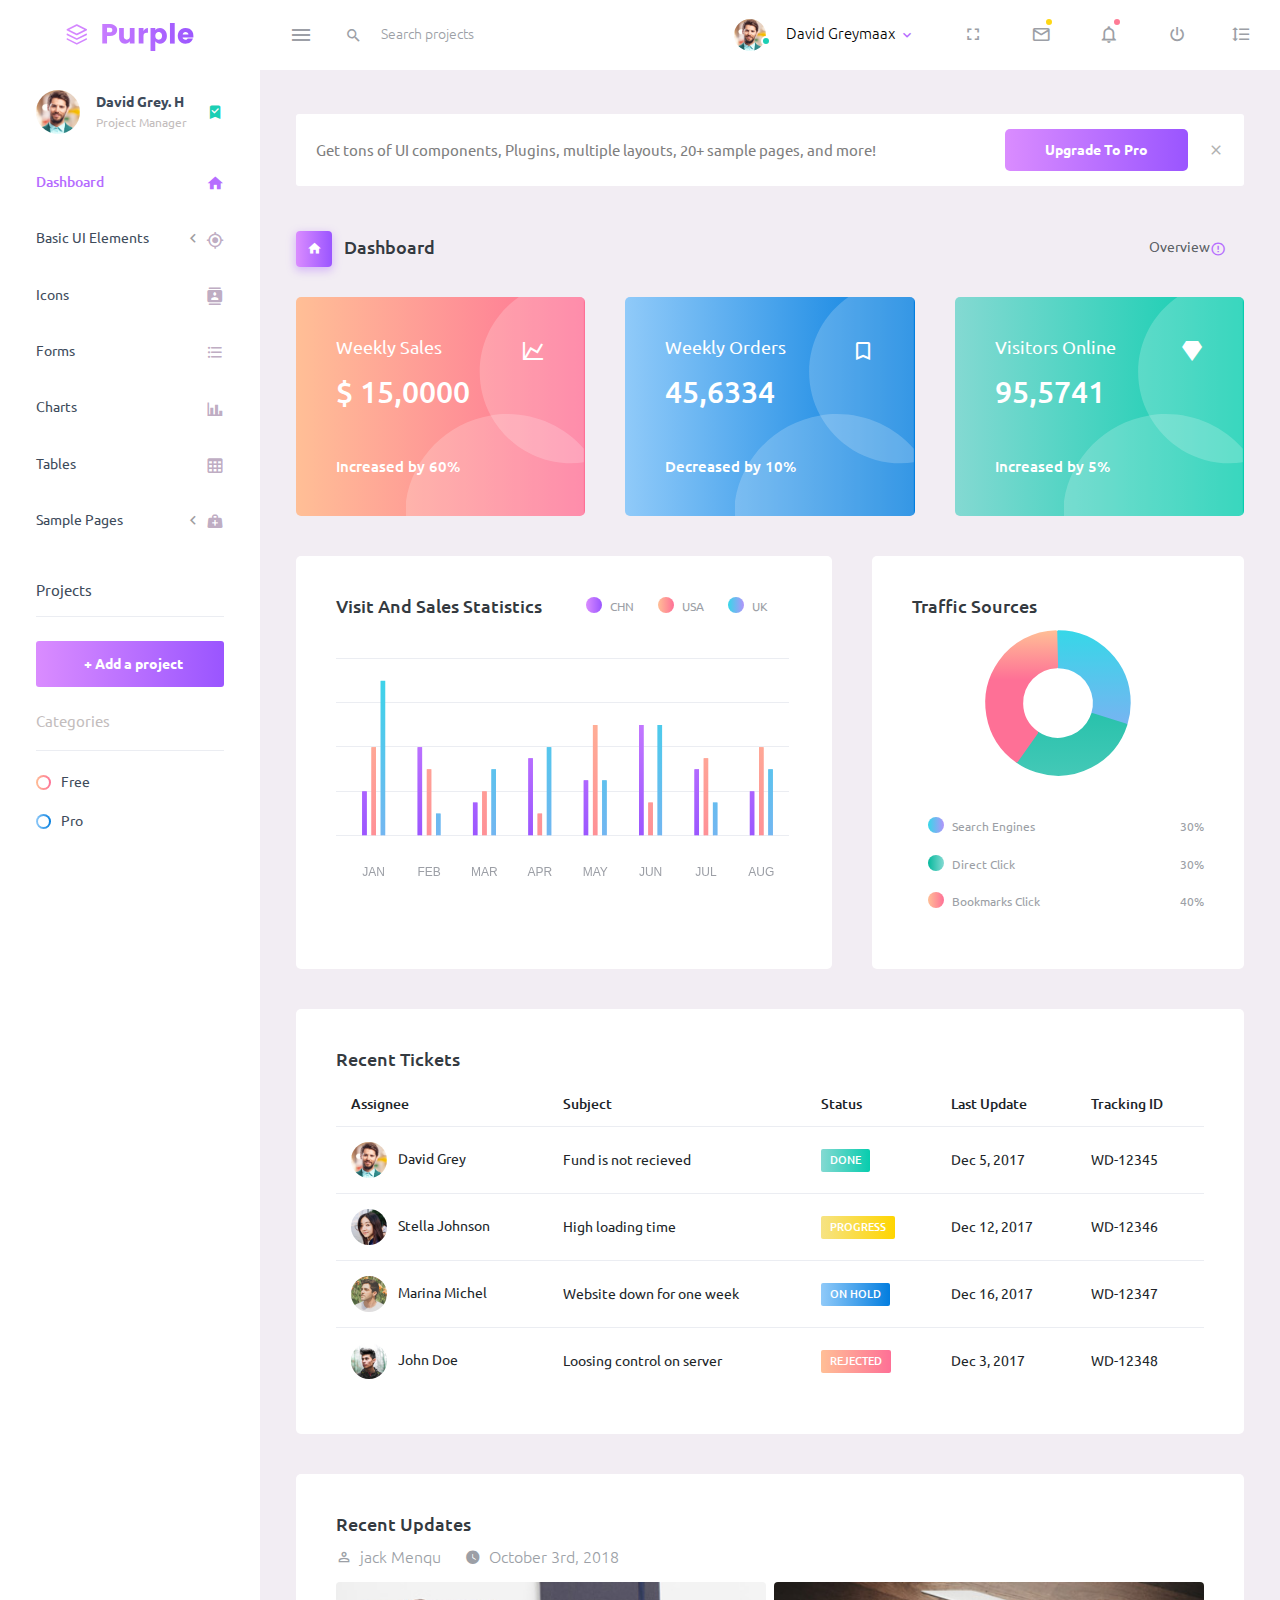
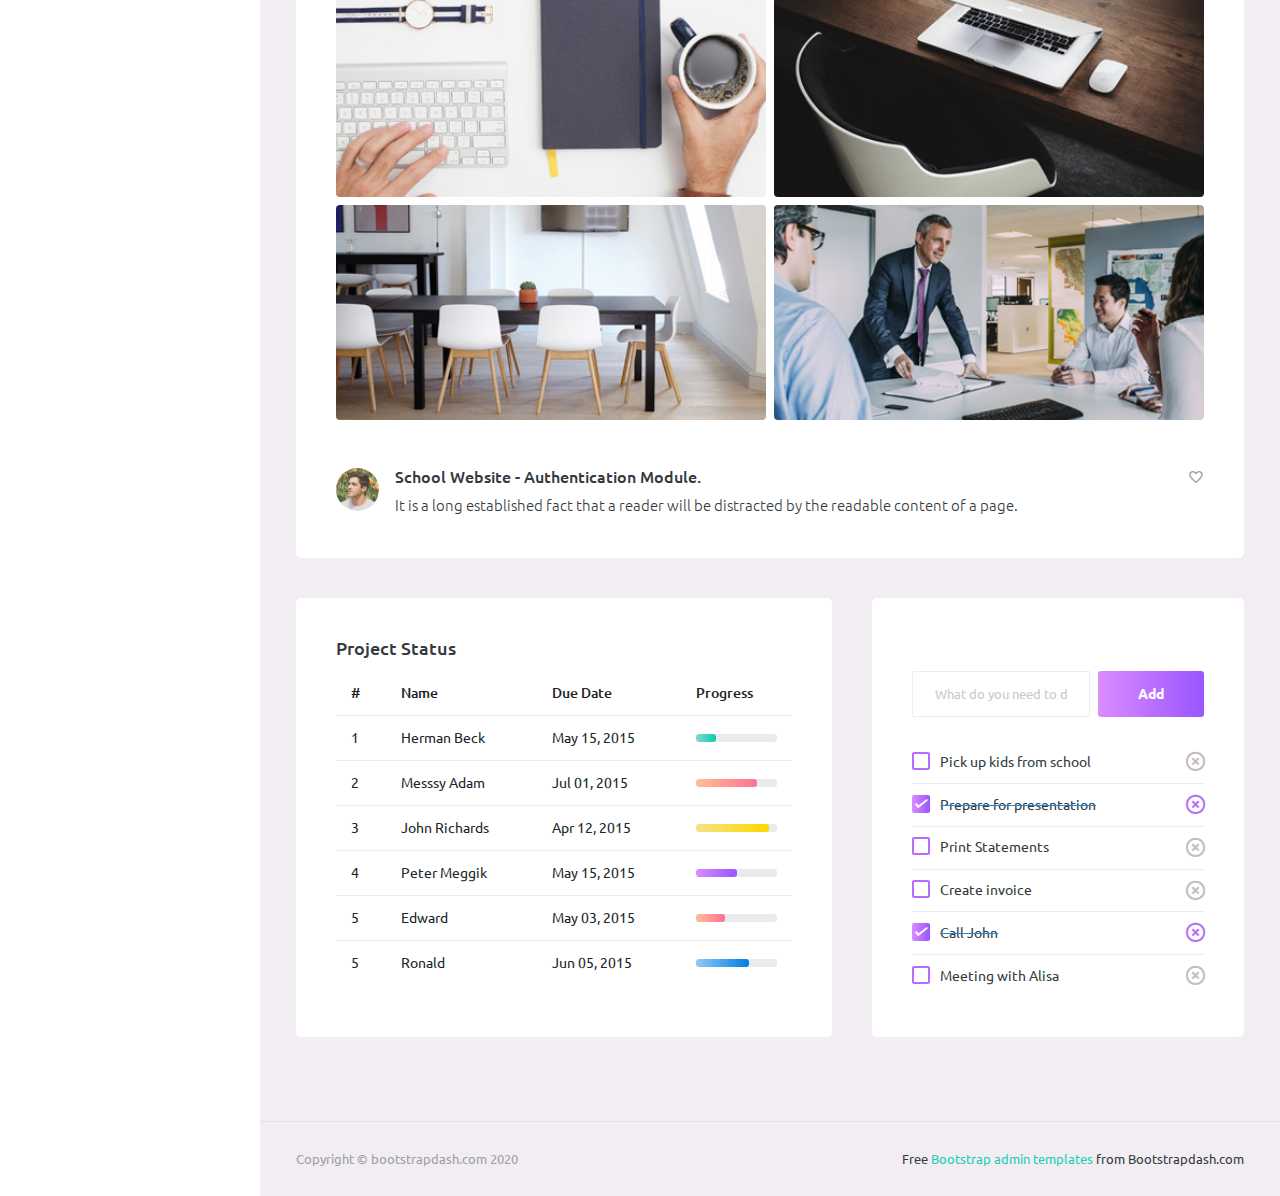
<file: CoreBlogSystem/wwwroot/writer/index.html>
<!DOCTYPE html>
<html lang="en">
  <head>
    <!-- Required meta tags -->
    <meta charset="utf-8">
    <meta name="viewport" content="width=device-width, initial-scale=1, shrink-to-fit=no">
    <title>Purple Admin</title>
    <!-- plugins:css -->
    <link rel="stylesheet" href="assets/vendors/mdi/css/materialdesignicons.min.css">
    <link rel="stylesheet" href="assets/vendors/css/vendor.bundle.base.css">
    <!-- endinject -->
    <!-- Plugin css for this page -->
    <!-- End plugin css for this page -->
    <!-- inject:css -->
    <!-- endinject -->
    <!-- Layout styles -->
    <link rel="stylesheet" href="assets/css/style.css">
    <!-- End layout styles -->
    <link rel="shortcut icon" href="assets/images/favicon.ico" />
  </head>
  <body>
    <div class="container-scroller">
      <!-- partial:partials/_navbar.html -->
      <nav class="navbar default-layout-navbar col-lg-12 col-12 p-0 fixed-top d-flex flex-row">
        <div class="text-center navbar-brand-wrapper d-flex align-items-center justify-content-center">
          <a class="navbar-brand brand-logo" href="index.html"><img src="assets/images/logo.svg" alt="logo" /></a>
          <a class="navbar-brand brand-logo-mini" href="index.html"><img src="assets/images/logo-mini.svg" alt="logo" /></a>
        </div>
        <div class="navbar-menu-wrapper d-flex align-items-stretch">
          <button class="navbar-toggler navbar-toggler align-self-center" type="button" data-toggle="minimize">
            <span class="mdi mdi-menu"></span>
          </button>
          <div class="search-field d-none d-md-block">
            <form class="d-flex align-items-center h-100" action="#">
              <div class="input-group">
                <div class="input-group-prepend bg-transparent">
                  <i class="input-group-text border-0 mdi mdi-magnify"></i>
                </div>
                <input type="text" class="form-control bg-transparent border-0" placeholder="Search projects">
              </div>
            </form>
          </div>
          <ul class="navbar-nav navbar-nav-right">
            <li class="nav-item nav-profile dropdown">
              <a class="nav-link dropdown-toggle" id="profileDropdown" href="#" data-toggle="dropdown" aria-expanded="false">
                <div class="nav-profile-img">
                  <img src="assets/images/faces/face1.jpg" alt="image">
                  <span class="availability-status online"></span>
                </div>
                <div class="nav-profile-text">
                  <p class="mb-1 text-black">David Greymaax</p>
                </div>
              </a>
              <div class="dropdown-menu navbar-dropdown" aria-labelledby="profileDropdown">
                <a class="dropdown-item" href="#">
                  <i class="mdi mdi-cached mr-2 text-success"></i> Activity Log </a>
                <div class="dropdown-divider"></div>
                <a class="dropdown-item" href="#">
                  <i class="mdi mdi-logout mr-2 text-primary"></i> Signout </a>
              </div>
            </li>
            <li class="nav-item d-none d-lg-block full-screen-link">
              <a class="nav-link">
                <i class="mdi mdi-fullscreen" id="fullscreen-button"></i>
              </a>
            </li>
            <li class="nav-item dropdown">
              <a class="nav-link count-indicator dropdown-toggle" id="messageDropdown" href="#" data-toggle="dropdown" aria-expanded="false">
                <i class="mdi mdi-email-outline"></i>
                <span class="count-symbol bg-warning"></span>
              </a>
              <div class="dropdown-menu dropdown-menu-right navbar-dropdown preview-list" aria-labelledby="messageDropdown">
                <h6 class="p-3 mb-0">Messages</h6>
                <div class="dropdown-divider"></div>
                <a class="dropdown-item preview-item">
                  <div class="preview-thumbnail">
                    <img src="assets/images/faces/face4.jpg" alt="image" class="profile-pic">
                  </div>
                  <div class="preview-item-content d-flex align-items-start flex-column justify-content-center">
                    <h6 class="preview-subject ellipsis mb-1 font-weight-normal">Mark send you a message</h6>
                    <p class="text-gray mb-0"> 1 Minutes ago </p>
                  </div>
                </a>
                <div class="dropdown-divider"></div>
                <a class="dropdown-item preview-item">
                  <div class="preview-thumbnail">
                    <img src="assets/images/faces/face2.jpg" alt="image" class="profile-pic">
                  </div>
                  <div class="preview-item-content d-flex align-items-start flex-column justify-content-center">
                    <h6 class="preview-subject ellipsis mb-1 font-weight-normal">Cregh send you a message</h6>
                    <p class="text-gray mb-0"> 15 Minutes ago </p>
                  </div>
                </a>
                <div class="dropdown-divider"></div>
                <a class="dropdown-item preview-item">
                  <div class="preview-thumbnail">
                    <img src="assets/images/faces/face3.jpg" alt="image" class="profile-pic">
                  </div>
                  <div class="preview-item-content d-flex align-items-start flex-column justify-content-center">
                    <h6 class="preview-subject ellipsis mb-1 font-weight-normal">Profile picture updated</h6>
                    <p class="text-gray mb-0"> 18 Minutes ago </p>
                  </div>
                </a>
                <div class="dropdown-divider"></div>
                <h6 class="p-3 mb-0 text-center">4 new messages</h6>
              </div>
            </li>
            <li class="nav-item dropdown">
              <a class="nav-link count-indicator dropdown-toggle" id="notificationDropdown" href="#" data-toggle="dropdown">
                <i class="mdi mdi-bell-outline"></i>
                <span class="count-symbol bg-danger"></span>
              </a>
              <div class="dropdown-menu dropdown-menu-right navbar-dropdown preview-list" aria-labelledby="notificationDropdown">
                <h6 class="p-3 mb-0">Notifications</h6>
                <div class="dropdown-divider"></div>
                <a class="dropdown-item preview-item">
                  <div class="preview-thumbnail">
                    <div class="preview-icon bg-success">
                      <i class="mdi mdi-calendar"></i>
                    </div>
                  </div>
                  <div class="preview-item-content d-flex align-items-start flex-column justify-content-center">
                    <h6 class="preview-subject font-weight-normal mb-1">Event today</h6>
                    <p class="text-gray ellipsis mb-0"> Just a reminder that you have an event today </p>
                  </div>
                </a>
                <div class="dropdown-divider"></div>
                <a class="dropdown-item preview-item">
                  <div class="preview-thumbnail">
                    <div class="preview-icon bg-warning">
                      <i class="mdi mdi-settings"></i>
                    </div>
                  </div>
                  <div class="preview-item-content d-flex align-items-start flex-column justify-content-center">
                    <h6 class="preview-subject font-weight-normal mb-1">Settings</h6>
                    <p class="text-gray ellipsis mb-0"> Update dashboard </p>
                  </div>
                </a>
                <div class="dropdown-divider"></div>
                <a class="dropdown-item preview-item">
                  <div class="preview-thumbnail">
                    <div class="preview-icon bg-info">
                      <i class="mdi mdi-link-variant"></i>
                    </div>
                  </div>
                  <div class="preview-item-content d-flex align-items-start flex-column justify-content-center">
                    <h6 class="preview-subject font-weight-normal mb-1">Launch Admin</h6>
                    <p class="text-gray ellipsis mb-0"> New admin wow! </p>
                  </div>
                </a>
                <div class="dropdown-divider"></div>
                <h6 class="p-3 mb-0 text-center">See all notifications</h6>
              </div>
            </li>
            <li class="nav-item nav-logout d-none d-lg-block">
              <a class="nav-link" href="#">
                <i class="mdi mdi-power"></i>
              </a>
            </li>
            <li class="nav-item nav-settings d-none d-lg-block">
              <a class="nav-link" href="#">
                <i class="mdi mdi-format-line-spacing"></i>
              </a>
            </li>
          </ul>
          <button class="navbar-toggler navbar-toggler-right d-lg-none align-self-center" type="button" data-toggle="offcanvas">
            <span class="mdi mdi-menu"></span>
          </button>
        </div>
      </nav>
      <!-- partial -->
      <div class="container-fluid page-body-wrapper">
        <!-- partial:partials/_sidebar.html -->
        <nav class="sidebar sidebar-offcanvas" id="sidebar">
          <ul class="nav">
            <li class="nav-item nav-profile">
              <a href="#" class="nav-link">
                <div class="nav-profile-image">
                  <img src="assets/images/faces/face1.jpg" alt="profile">
                  <span class="login-status online"></span>
                  <!--change to offline or busy as needed-->
                </div>
                <div class="nav-profile-text d-flex flex-column">
                  <span class="font-weight-bold mb-2">David Grey. H</span>
                  <span class="text-secondary text-small">Project Manager</span>
                </div>
                <i class="mdi mdi-bookmark-check text-success nav-profile-badge"></i>
              </a>
            </li>
            <li class="nav-item">
              <a class="nav-link" href="index.html">
                <span class="menu-title">Dashboard</span>
                <i class="mdi mdi-home menu-icon"></i>
              </a>
            </li>
            <li class="nav-item">
              <a class="nav-link" data-toggle="collapse" href="#ui-basic" aria-expanded="false" aria-controls="ui-basic">
                <span class="menu-title">Basic UI Elements</span>
                <i class="menu-arrow"></i>
                <i class="mdi mdi-crosshairs-gps menu-icon"></i>
              </a>
              <div class="collapse" id="ui-basic">
                <ul class="nav flex-column sub-menu">
                  <li class="nav-item"> <a class="nav-link" href="pages/ui-features/buttons.html">Buttons</a></li>
                  <li class="nav-item"> <a class="nav-link" href="pages/ui-features/typography.html">Typography</a></li>
                </ul>
              </div>
            </li>
            <li class="nav-item">
              <a class="nav-link" href="pages/icons/mdi.html">
                <span class="menu-title">Icons</span>
                <i class="mdi mdi-contacts menu-icon"></i>
              </a>
            </li>
            <li class="nav-item">
              <a class="nav-link" href="pages/forms/basic_elements.html">
                <span class="menu-title">Forms</span>
                <i class="mdi mdi-format-list-bulleted menu-icon"></i>
              </a>
            </li>
            <li class="nav-item">
              <a class="nav-link" href="pages/charts/chartjs.html">
                <span class="menu-title">Charts</span>
                <i class="mdi mdi-chart-bar menu-icon"></i>
              </a>
            </li>
            <li class="nav-item">
              <a class="nav-link" href="pages/tables/basic-table.html">
                <span class="menu-title">Tables</span>
                <i class="mdi mdi-table-large menu-icon"></i>
              </a>
            </li>
            <li class="nav-item">
              <a class="nav-link" data-toggle="collapse" href="#general-pages" aria-expanded="false" aria-controls="general-pages">
                <span class="menu-title">Sample Pages</span>
                <i class="menu-arrow"></i>
                <i class="mdi mdi-medical-bag menu-icon"></i>
              </a>
              <div class="collapse" id="general-pages">
                <ul class="nav flex-column sub-menu">
                  <li class="nav-item"> <a class="nav-link" href="pages/samples/blank-page.html"> Blank Page </a></li>
                  <li class="nav-item"> <a class="nav-link" href="pages/samples/login.html"> Login </a></li>
                  <li class="nav-item"> <a class="nav-link" href="pages/samples/register.html"> Register </a></li>
                  <li class="nav-item"> <a class="nav-link" href="pages/samples/error-404.html"> 404 </a></li>
                  <li class="nav-item"> <a class="nav-link" href="pages/samples/error-500.html"> 500 </a></li>
                </ul>
              </div>
            </li>
            <li class="nav-item sidebar-actions">
              <span class="nav-link">
                <div class="border-bottom">
                  <h6 class="font-weight-normal mb-3">Projects</h6>
                </div>
                <button class="btn btn-block btn-lg btn-gradient-primary mt-4">+ Add a project</button>
                <div class="mt-4">
                  <div class="border-bottom">
                    <p class="text-secondary">Categories</p>
                  </div>
                  <ul class="gradient-bullet-list mt-4">
                    <li>Free</li>
                    <li>Pro</li>
                  </ul>
                </div>
              </span>
            </li>
          </ul>
        </nav>
        <!-- partial -->
        <div class="main-panel">
          <div class="content-wrapper">
            <div class="row" id="proBanner">
              <div class="col-12">
                <span class="d-flex align-items-center purchase-popup">
                  <p>Get tons of UI components, Plugins, multiple layouts, 20+ sample pages, and more!</p>
                  <a href="https://www.bootstrapdash.com/product/purple-bootstrap-admin-template?utm_source=organic&utm_medium=banner&utm_campaign=free-preview" target="_blank" class="btn download-button purchase-button ml-auto">Upgrade To Pro</a>
                  <i class="mdi mdi-close" id="bannerClose"></i>
                </span>
              </div>
            </div>
            <div class="page-header">
              <h3 class="page-title">
                <span class="page-title-icon bg-gradient-primary text-white mr-2">
                  <i class="mdi mdi-home"></i>
                </span> Dashboard
              </h3>
              <nav aria-label="breadcrumb">
                <ul class="breadcrumb">
                  <li class="breadcrumb-item active" aria-current="page">
                    <span></span>Overview <i class="mdi mdi-alert-circle-outline icon-sm text-primary align-middle"></i>
                  </li>
                </ul>
              </nav>
            </div>
            <div class="row">
              <div class="col-md-4 stretch-card grid-margin">
                <div class="card bg-gradient-danger card-img-holder text-white">
                  <div class="card-body">
                    <img src="assets/images/dashboard/circle.svg" class="card-img-absolute" alt="circle-image" />
                    <h4 class="font-weight-normal mb-3">Weekly Sales <i class="mdi mdi-chart-line mdi-24px float-right"></i>
                    </h4>
                    <h2 class="mb-5">$ 15,0000</h2>
                    <h6 class="card-text">Increased by 60%</h6>
                  </div>
                </div>
              </div>
              <div class="col-md-4 stretch-card grid-margin">
                <div class="card bg-gradient-info card-img-holder text-white">
                  <div class="card-body">
                    <img src="assets/images/dashboard/circle.svg" class="card-img-absolute" alt="circle-image" />
                    <h4 class="font-weight-normal mb-3">Weekly Orders <i class="mdi mdi-bookmark-outline mdi-24px float-right"></i>
                    </h4>
                    <h2 class="mb-5">45,6334</h2>
                    <h6 class="card-text">Decreased by 10%</h6>
                  </div>
                </div>
              </div>
              <div class="col-md-4 stretch-card grid-margin">
                <div class="card bg-gradient-success card-img-holder text-white">
                  <div class="card-body">
                    <img src="assets/images/dashboard/circle.svg" class="card-img-absolute" alt="circle-image" />
                    <h4 class="font-weight-normal mb-3">Visitors Online <i class="mdi mdi-diamond mdi-24px float-right"></i>
                    </h4>
                    <h2 class="mb-5">95,5741</h2>
                    <h6 class="card-text">Increased by 5%</h6>
                  </div>
                </div>
              </div>
            </div>
            <div class="row">
              <div class="col-md-7 grid-margin stretch-card">
                <div class="card">
                  <div class="card-body">
                    <div class="clearfix">
                      <h4 class="card-title float-left">Visit And Sales Statistics</h4>
                      <div id="visit-sale-chart-legend" class="rounded-legend legend-horizontal legend-top-right float-right"></div>
                    </div>
                    <canvas id="visit-sale-chart" class="mt-4"></canvas>
                  </div>
                </div>
              </div>
              <div class="col-md-5 grid-margin stretch-card">
                <div class="card">
                  <div class="card-body">
                    <h4 class="card-title">Traffic Sources</h4>
                    <canvas id="traffic-chart"></canvas>
                    <div id="traffic-chart-legend" class="rounded-legend legend-vertical legend-bottom-left pt-4"></div>
                  </div>
                </div>
              </div>
            </div>
            <div class="row">
              <div class="col-12 grid-margin">
                <div class="card">
                  <div class="card-body">
                    <h4 class="card-title">Recent Tickets</h4>
                    <div class="table-responsive">
                      <table class="table">
                        <thead>
                          <tr>
                            <th> Assignee </th>
                            <th> Subject </th>
                            <th> Status </th>
                            <th> Last Update </th>
                            <th> Tracking ID </th>
                          </tr>
                        </thead>
                        <tbody>
                          <tr>
                            <td>
                              <img src="assets/images/faces/face1.jpg" class="mr-2" alt="image"> David Grey
                            </td>
                            <td> Fund is not recieved </td>
                            <td>
                              <label class="badge badge-gradient-success">DONE</label>
                            </td>
                            <td> Dec 5, 2017 </td>
                            <td> WD-12345 </td>
                          </tr>
                          <tr>
                            <td>
                              <img src="assets/images/faces/face2.jpg" class="mr-2" alt="image"> Stella Johnson
                            </td>
                            <td> High loading time </td>
                            <td>
                              <label class="badge badge-gradient-warning">PROGRESS</label>
                            </td>
                            <td> Dec 12, 2017 </td>
                            <td> WD-12346 </td>
                          </tr>
                          <tr>
                            <td>
                              <img src="assets/images/faces/face3.jpg" class="mr-2" alt="image"> Marina Michel
                            </td>
                            <td> Website down for one week </td>
                            <td>
                              <label class="badge badge-gradient-info">ON HOLD</label>
                            </td>
                            <td> Dec 16, 2017 </td>
                            <td> WD-12347 </td>
                          </tr>
                          <tr>
                            <td>
                              <img src="assets/images/faces/face4.jpg" class="mr-2" alt="image"> John Doe
                            </td>
                            <td> Loosing control on server </td>
                            <td>
                              <label class="badge badge-gradient-danger">REJECTED</label>
                            </td>
                            <td> Dec 3, 2017 </td>
                            <td> WD-12348 </td>
                          </tr>
                        </tbody>
                      </table>
                    </div>
                  </div>
                </div>
              </div>
            </div>
            <div class="row">
              <div class="col-12 grid-margin stretch-card">
                <div class="card">
                  <div class="card-body">
                    <h4 class="card-title">Recent Updates</h4>
                    <div class="d-flex">
                      <div class="d-flex align-items-center mr-4 text-muted font-weight-light">
                        <i class="mdi mdi-account-outline icon-sm mr-2"></i>
                        <span>jack Menqu</span>
                      </div>
                      <div class="d-flex align-items-center text-muted font-weight-light">
                        <i class="mdi mdi-clock icon-sm mr-2"></i>
                        <span>October 3rd, 2018</span>
                      </div>
                    </div>
                    <div class="row mt-3">
                      <div class="col-6 pr-1">
                        <img src="assets/images/dashboard/img_1.jpg" class="mb-2 mw-100 w-100 rounded" alt="image">
                        <img src="assets/images/dashboard/img_4.jpg" class="mw-100 w-100 rounded" alt="image">
                      </div>
                      <div class="col-6 pl-1">
                        <img src="assets/images/dashboard/img_2.jpg" class="mb-2 mw-100 w-100 rounded" alt="image">
                        <img src="assets/images/dashboard/img_3.jpg" class="mw-100 w-100 rounded" alt="image">
                      </div>
                    </div>
                    <div class="d-flex mt-5 align-items-top">
                      <img src="assets/images/faces/face3.jpg" class="img-sm rounded-circle mr-3" alt="image">
                      <div class="mb-0 flex-grow">
                        <h5 class="mr-2 mb-2">School Website - Authentication Module.</h5>
                        <p class="mb-0 font-weight-light">It is a long established fact that a reader will be distracted by the readable content of a page.</p>
                      </div>
                      <div class="ml-auto">
                        <i class="mdi mdi-heart-outline text-muted"></i>
                      </div>
                    </div>
                  </div>
                </div>
              </div>
            </div>
            <div class="row">
              <div class="col-md-7 grid-margin stretch-card">
                <div class="card">
                  <div class="card-body">
                    <h4 class="card-title">Project Status</h4>
                    <div class="table-responsive">
                      <table class="table">
                        <thead>
                          <tr>
                            <th> # </th>
                            <th> Name </th>
                            <th> Due Date </th>
                            <th> Progress </th>
                          </tr>
                        </thead>
                        <tbody>
                          <tr>
                            <td> 1 </td>
                            <td> Herman Beck </td>
                            <td> May 15, 2015 </td>
                            <td>
                              <div class="progress">
                                <div class="progress-bar bg-gradient-success" role="progressbar" style="width: 25%" aria-valuenow="25" aria-valuemin="0" aria-valuemax="100"></div>
                              </div>
                            </td>
                          </tr>
                          <tr>
                            <td> 2 </td>
                            <td> Messsy Adam </td>
                            <td> Jul 01, 2015 </td>
                            <td>
                              <div class="progress">
                                <div class="progress-bar bg-gradient-danger" role="progressbar" style="width: 75%" aria-valuenow="75" aria-valuemin="0" aria-valuemax="100"></div>
                              </div>
                            </td>
                          </tr>
                          <tr>
                            <td> 3 </td>
                            <td> John Richards </td>
                            <td> Apr 12, 2015 </td>
                            <td>
                              <div class="progress">
                                <div class="progress-bar bg-gradient-warning" role="progressbar" style="width: 90%" aria-valuenow="90" aria-valuemin="0" aria-valuemax="100"></div>
                              </div>
                            </td>
                          </tr>
                          <tr>
                            <td> 4 </td>
                            <td> Peter Meggik </td>
                            <td> May 15, 2015 </td>
                            <td>
                              <div class="progress">
                                <div class="progress-bar bg-gradient-primary" role="progressbar" style="width: 50%" aria-valuenow="50" aria-valuemin="0" aria-valuemax="100"></div>
                              </div>
                            </td>
                          </tr>
                          <tr>
                            <td> 5 </td>
                            <td> Edward </td>
                            <td> May 03, 2015 </td>
                            <td>
                              <div class="progress">
                                <div class="progress-bar bg-gradient-danger" role="progressbar" style="width: 35%" aria-valuenow="35" aria-valuemin="0" aria-valuemax="100"></div>
                              </div>
                            </td>
                          </tr>
                          <tr>
                            <td> 5 </td>
                            <td> Ronald </td>
                            <td> Jun 05, 2015 </td>
                            <td>
                              <div class="progress">
                                <div class="progress-bar bg-gradient-info" role="progressbar" style="width: 65%" aria-valuenow="65" aria-valuemin="0" aria-valuemax="100"></div>
                              </div>
                            </td>
                          </tr>
                        </tbody>
                      </table>
                    </div>
                  </div>
                </div>
              </div>
              <div class="col-md-5 grid-margin stretch-card">
                <div class="card">
                  <div class="card-body">
                    <h4 class="card-title text-white">Todo</h4>
                    <div class="add-items d-flex">
                      <input type="text" class="form-control todo-list-input" placeholder="What do you need to do today?">
                      <button class="add btn btn-gradient-primary font-weight-bold todo-list-add-btn" id="add-task">Add</button>
                    </div>
                    <div class="list-wrapper">
                      <ul class="d-flex flex-column-reverse todo-list todo-list-custom">
                        <li>
                          <div class="form-check">
                            <label class="form-check-label">
                              <input class="checkbox" type="checkbox"> Meeting with Alisa </label>
                          </div>
                          <i class="remove mdi mdi-close-circle-outline"></i>
                        </li>
                        <li class="completed">
                          <div class="form-check">
                            <label class="form-check-label">
                              <input class="checkbox" type="checkbox" checked> Call John </label>
                          </div>
                          <i class="remove mdi mdi-close-circle-outline"></i>
                        </li>
                        <li>
                          <div class="form-check">
                            <label class="form-check-label">
                              <input class="checkbox" type="checkbox"> Create invoice </label>
                          </div>
                          <i class="remove mdi mdi-close-circle-outline"></i>
                        </li>
                        <li>
                          <div class="form-check">
                            <label class="form-check-label">
                              <input class="checkbox" type="checkbox"> Print Statements </label>
                          </div>
                          <i class="remove mdi mdi-close-circle-outline"></i>
                        </li>
                        <li class="completed">
                          <div class="form-check">
                            <label class="form-check-label">
                              <input class="checkbox" type="checkbox" checked> Prepare for presentation </label>
                          </div>
                          <i class="remove mdi mdi-close-circle-outline"></i>
                        </li>
                        <li>
                          <div class="form-check">
                            <label class="form-check-label">
                              <input class="checkbox" type="checkbox"> Pick up kids from school </label>
                          </div>
                          <i class="remove mdi mdi-close-circle-outline"></i>
                        </li>
                      </ul>
                    </div>
                  </div>
                </div>
              </div>
            </div>
          </div>
          <!-- content-wrapper ends -->
          <!-- partial:partials/_footer.html -->
          <footer class="footer">
            <div class="container-fluid clearfix">
              <span class="text-muted d-block text-center text-sm-left d-sm-inline-block">Copyright © bootstrapdash.com 2020</span>
              <span class="float-none float-sm-right d-block mt-1 mt-sm-0 text-center"> Free <a href="https://www.bootstrapdash.com/bootstrap-admin-template/" target="_blank">Bootstrap admin templates </a> from Bootstrapdash.com</span>
            </div>
          </footer>
          <!-- partial -->
        </div>
        <!-- main-panel ends -->
      </div>
      <!-- page-body-wrapper ends -->
    </div>
    <!-- container-scroller -->
    <!-- plugins:js -->
    <script src="assets/vendors/js/vendor.bundle.base.js"></script>
    <!-- endinject -->
    <!-- Plugin js for this page -->
    <script src="assets/vendors/chart.js/Chart.min.js"></script>
    <!-- End plugin js for this page -->
    <!-- inject:js -->
    <script src="assets/js/off-canvas.js"></script>
    <script src="assets/js/hoverable-collapse.js"></script>
    <script src="assets/js/misc.js"></script>
    <!-- endinject -->
    <!-- Custom js for this page -->
    <script src="assets/js/dashboard.js"></script>
    <script src="assets/js/todolist.js"></script>
    <!-- End custom js for this page -->
  </body>
</html>
</file>
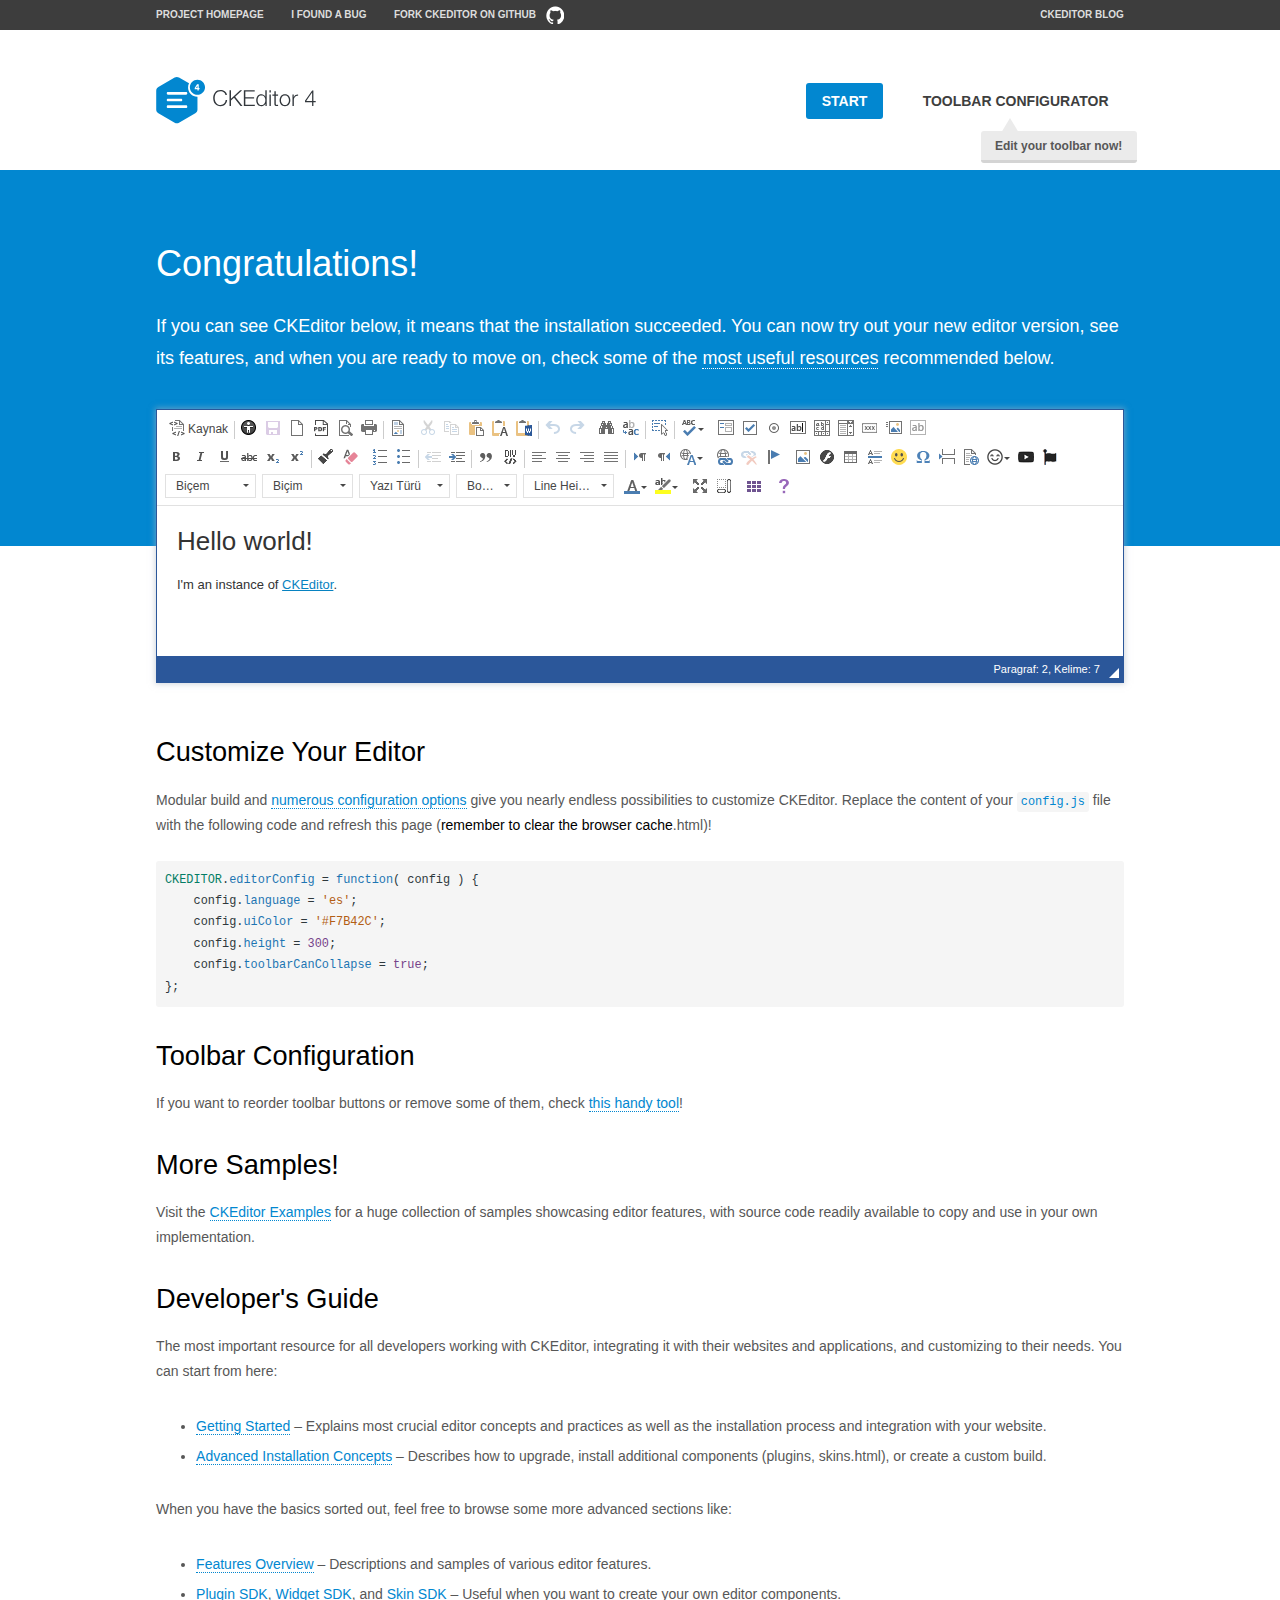
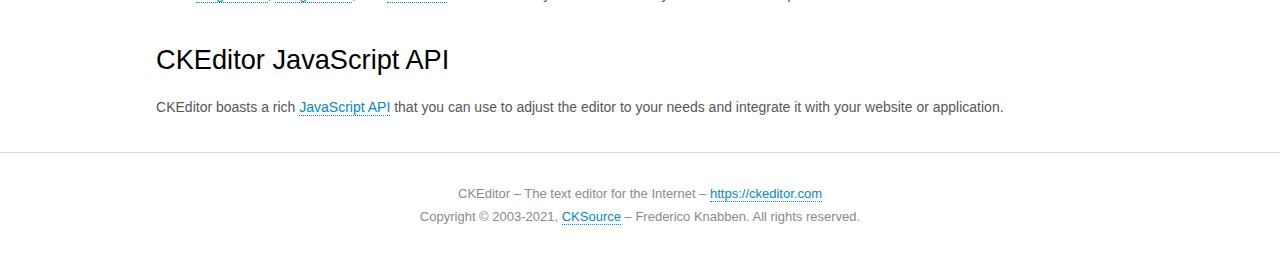
<file: CoreBlogSystem/wwwroot/ckeditor/samples/index.html>
<!DOCTYPE html>
<!--
Copyright (c) 2003-2021, CKSource - Frederico Knabben. All rights reserved.
For licensing, see LICENSE.md or https://ckeditor.com/legal/ckeditor-oss-license
-->
<html lang="en">
<head>
	<meta charset="utf-8">
	<title>CKEditor Sample</title>
	<script src="../ckeditor.js"></script>
	<script src="//ajax.googleapis.com/ajax/libs/jquery/1.11.3/jquery.min.js"></script>
	<script src="js/sample.js"></script>
	<link rel="stylesheet" href="css/samples.css">
	<link rel="stylesheet" href="toolbarconfigurator/lib/codemirror/neo.css">
	<meta name="viewport" content="width=device-width,initial-scale=1">
	<meta name="description" content="Try the latest sample of CKEditor 4 and learn more about customizing your WYSIWYG editor with endless possibilities.">
</head>
<body id="main">

<nav class="navigation-a">
	<div class="grid-container">
		<ul class="navigation-a-left grid-width-70">
			<li><a href="https://ckeditor.com/ckeditor-4/">Project Homepage</a></li>
			<li><a href="https://github.com/ckeditor/ckeditor4/issues">I found a bug</a></li>
			<li><a href="https://github.com/ckeditor/ckeditor4" class="icon-pos-right icon-navigation-a-github">Fork CKEditor on GitHub</a></li>
		</ul>
		<ul class="navigation-a-right grid-width-30">
			<li><a href="https://ckeditor.com/blog/">CKEditor Blog</a></li>
		</ul>
	</div>
</nav>

<header class="header-a">
	<div class="grid-container">
		<h1 class="header-a-logo grid-width-30">
			<a href="index.html"><img src="img/logo.svg" onerror="this.src='img/logo.png'; this.onerror=null;" alt="CKEditor Sample"></a>
		</h1>

		<nav class="navigation-b grid-width-70">
			<ul>
				<li><a href="index.html" class="button-a button-a-background">Start</a></li>
				<li><a href="toolbarconfigurator/index.html" class="button-a">Toolbar configurator <span class="balloon-a balloon-a-nw">Edit your toolbar now!</span></a></li>
			</ul>
		</nav>
	</div>
</header>

<main>
	<div class="adjoined-top">
		<div class="grid-container">
			<div class="content grid-width-100">
				<h1>Congratulations!</h1>
				<p>
					If you can see CKEditor below, it means that the installation succeeded.
					You can now try out your new editor version, see its features, and when you are ready to move on, check some of the <a href="#sample-customize">most useful resources</a> recommended below.
				</p>
			</div>
		</div>
	</div>
	<div class="adjoined-bottom">
		<div class="grid-container">
			<div class="grid-width-100">
				<div id="editor">
					<h1>Hello world!</h1>
					<p>I'm an instance of <a href="https://ckeditor.com">CKEditor</a>.</p>
				</div>
			</div>
		</div>
	</div>

	<div class="grid-container">
		<div class="content grid-width-100">
			<section id="sample-customize">
				<h2>Customize Your Editor</h2>
				<p>Modular build and <a href="https://ckeditor.com/docs/ckeditor4/latest/guide/dev_configuration.html">numerous configuration options</a> give you nearly endless possibilities to customize CKEditor. Replace the content of your <code><a href="../config.js">config.js</a></code> file with the following code and refresh this page (<strong>remember to clear the browser cache</strong>.html)!</p>
		<pre class="cm-s-neo CodeMirror"><code><span style="padding-right: 0.1px;"><span class="cm-variable">CKEDITOR</span>.<span class="cm-property">editorConfig</span> <span class="cm-operator">=</span> <span class="cm-keyword">function</span>( <span class="cm-def">config</span> ) {</span>
<span style="padding-right: 0.1px;"><span class="cm-tab">	</span><span class="cm-variable-2">config</span>.<span class="cm-property">language</span> <span class="cm-operator">=</span> <span class="cm-string">'es'</span>;</span>
<span style="padding-right: 0.1px;"><span class="cm-tab">	</span><span class="cm-variable-2">config</span>.<span class="cm-property">uiColor</span> <span class="cm-operator">=</span> <span class="cm-string">'#F7B42C'</span>;</span>
<span style="padding-right: 0.1px;"><span class="cm-tab">	</span><span class="cm-variable-2">config</span>.<span class="cm-property">height</span> <span class="cm-operator">=</span> <span class="cm-number">300</span>;</span>
<span style="padding-right: 0.1px;"><span class="cm-tab">	</span><span class="cm-variable-2">config</span>.<span class="cm-property">toolbarCanCollapse</span> <span class="cm-operator">=</span> <span class="cm-atom">true</span>;</span>
<span style="padding-right: 0.1px;">};</span></code></pre>
			</section>

			<section>
				<h2>Toolbar Configuration</h2>
				<p>If you want to reorder toolbar buttons or remove some of them, check <a href="toolbarconfigurator/index.html">this handy tool</a>!</p>
			</section>

			<section>
				<h2>More Samples!</h2>
				<p>Visit the <a href="https://ckeditor.com/docs/ckeditor4/latest/examples/index.html">CKEditor Examples</a> for a huge collection of samples showcasing editor features, with source code readily available to copy and use in your own implementation.</p>
			</section>

			<section>
				<h2>Developer's Guide</h2>
				<p>The most important resource for all developers working with CKEditor, integrating it with their websites and applications, and customizing to their needs. You can start from here:</p>
				<ul>
					<li><a href="https://ckeditor.com/docs/ckeditor4/latest/guide/dev_installation.html">Getting Started</a> &ndash; Explains most crucial editor concepts and practices as well as the installation process and integration with your website.</li>
					<li><a href="https://ckeditor.com/docs/ckeditor4/latest/guide/dev_advanced_installation.html">Advanced Installation Concepts</a> &ndash; Describes how to upgrade, install additional components (plugins, skins.html), or create a custom build.</li>
				</ul>
					<p>When you have the basics sorted out, feel free to browse some more advanced sections like:</p>
				<ul>
					<li><a href="https://ckeditor.com/docs/ckeditor4/latest/features/index.html">Features Overview</a> &ndash; Descriptions and samples of various editor features.</li>
					<li><a href="https://ckeditor.com/docs/ckeditor4/latest/guide/plugin_sdk_intro.html">Plugin SDK</a>, <a href="https://ckeditor.com/docs/ckeditor4/latest/guide/widget_sdk_intro.html">Widget SDK</a>, and <a href="https://ckeditor.com/docs/ckeditor4/latest/guide/skin_sdk_intro.html">Skin SDK</a> &ndash; Useful when you want to create your own editor components.</li>
				</ul>
			</section>

			<section>
				<h2>CKEditor JavaScript API</h2>
				<p>CKEditor boasts a rich <a href="https://ckeditor.com/docs/ckeditor4/latest/api/index.html">JavaScript API</a> that you can use to adjust the editor to your needs and integrate it with your website or application.</p>
			</section>
		</div>
	</div>
</main>

<footer class="footer-a grid-container">
	<div class="grid-container">
		<p class="grid-width-100">
			CKEditor &ndash; The text editor for the Internet &ndash; <a class="samples" href="https://ckeditor.com/">https://ckeditor.com</a>
		</p>
		<p class="grid-width-100" id="copy">
			Copyright &copy; 2003-2021, <a class="samples" href="https://cksource.com/">CKSource</a> &ndash; Frederico Knabben. All rights reserved.
		</p>
	</div>
</footer>
<script>
	initSample();
</script>

</body>
</html>
</file>
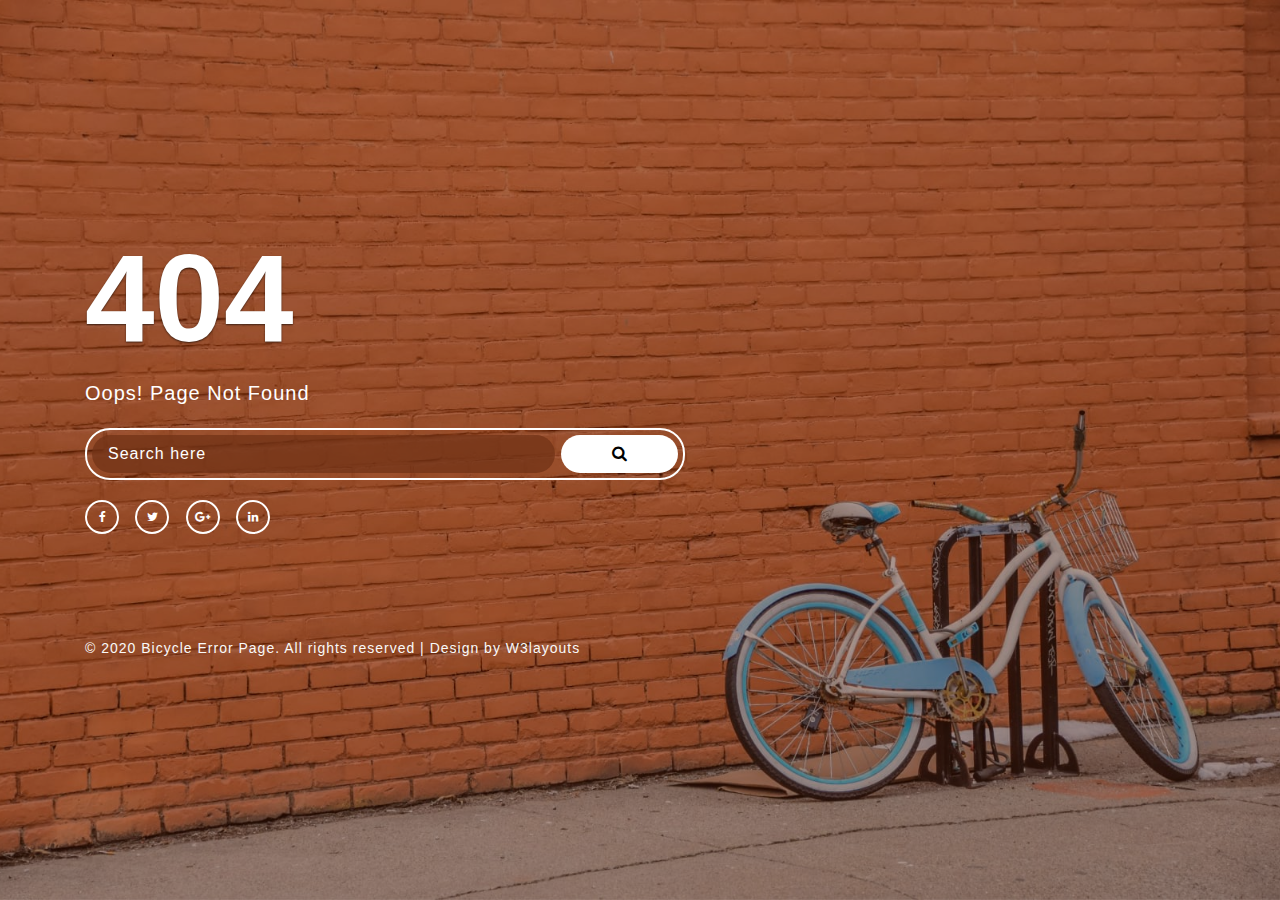
<file: CoreBlogSystem/wwwroot/CoreBlogTemplate/errorpage/index.html>
<!--
Author: W3layouts
Author URL: http://w3layouts.com
-->
<!DOCTYPE html>
<html lang="zxx">

<head>
	<title>Bicycle Error Page Responsive Widget Template :: W3layouts</title>
	<!-- Meta tag Keywords -->
	<meta name="viewport" content="width=device-width, initial-scale=1">
	<meta charset="UTF-8" />
	<meta name="keywords"
		content="Bicycle Error Page Responsive web template, Bootstrap Web Templates, Flat Web Templates, Android Compatible web template, Smartphone Compatible web template, free webdesigns for Nokia, Samsung, LG, SonyEricsson, Motorola web design" />
	<script>
		addEventListener("load", function () {
			setTimeout(hideURLbar, 0);
		}, false);

		function hideURLbar() {
			window.scrollTo(0, 1);
		}
	</script>
	<!-- //Meta tag Keywords -->
	<!--/Style-CSS -->
	<link rel="stylesheet" href="css/style.css" type="text/css" media="all" />
	<!--//Style-CSS -->
	<!-- font-awesome-icons -->
	<link href="css/font-awesome.css" rel="stylesheet">
	<!-- //font-awesome-icons -->
</head>

<body>
	<section class="w3l-error-61-404">
		<!-- /error-61-section -->
		<div class="error-61-mian">
			<div class="wrapper">
				<div class="errors-16-top">
					<div class="errors-16-info">
						<h3>404 </h3>

						<p>Oops! Page Not Found</p>
						<form action="#" method="post" class="d-flex error-page-form">
							<input type="search" placeholder="Search here" required="required">
							<button type="submit"><span class="fa fa-search" aria-hidden="true"></span></button>
						</form>
						<div class="social-coming-icons">
							<a href="#" title="Facebook" class="footer-fb"><span class="fa fa-facebook"
									aria-hidden="true"></span></a>
							<a href="#" title="Twitter" class="footer-tw"><span class="fa fa-twitter"
									aria-hidden="true"></span></a>
							<a href="#" title="Google Plus" class="footer-gg"><span class="fa fa-google-plus"
									aria-hidden="true"></span></a>
							<a href="#" title="Linkedin" class="footer-lin"><span class="fa fa-linkedin"
									aria-hidden="true"></span></a>
						</div>
					
					</div>

				</div>
				<div class="copyright-footer">
					<div class="copy-right">
						<p>© 2020 Bicycle Error Page. All rights reserved | Design by
							<a href="http://w3layouts.com/" target="_blank">W3layouts</a></p>
					</div>
				</div>
			</div>
		</div>
	</section>
	<!-- //error-61-section -->
</body>

</html>
</file>
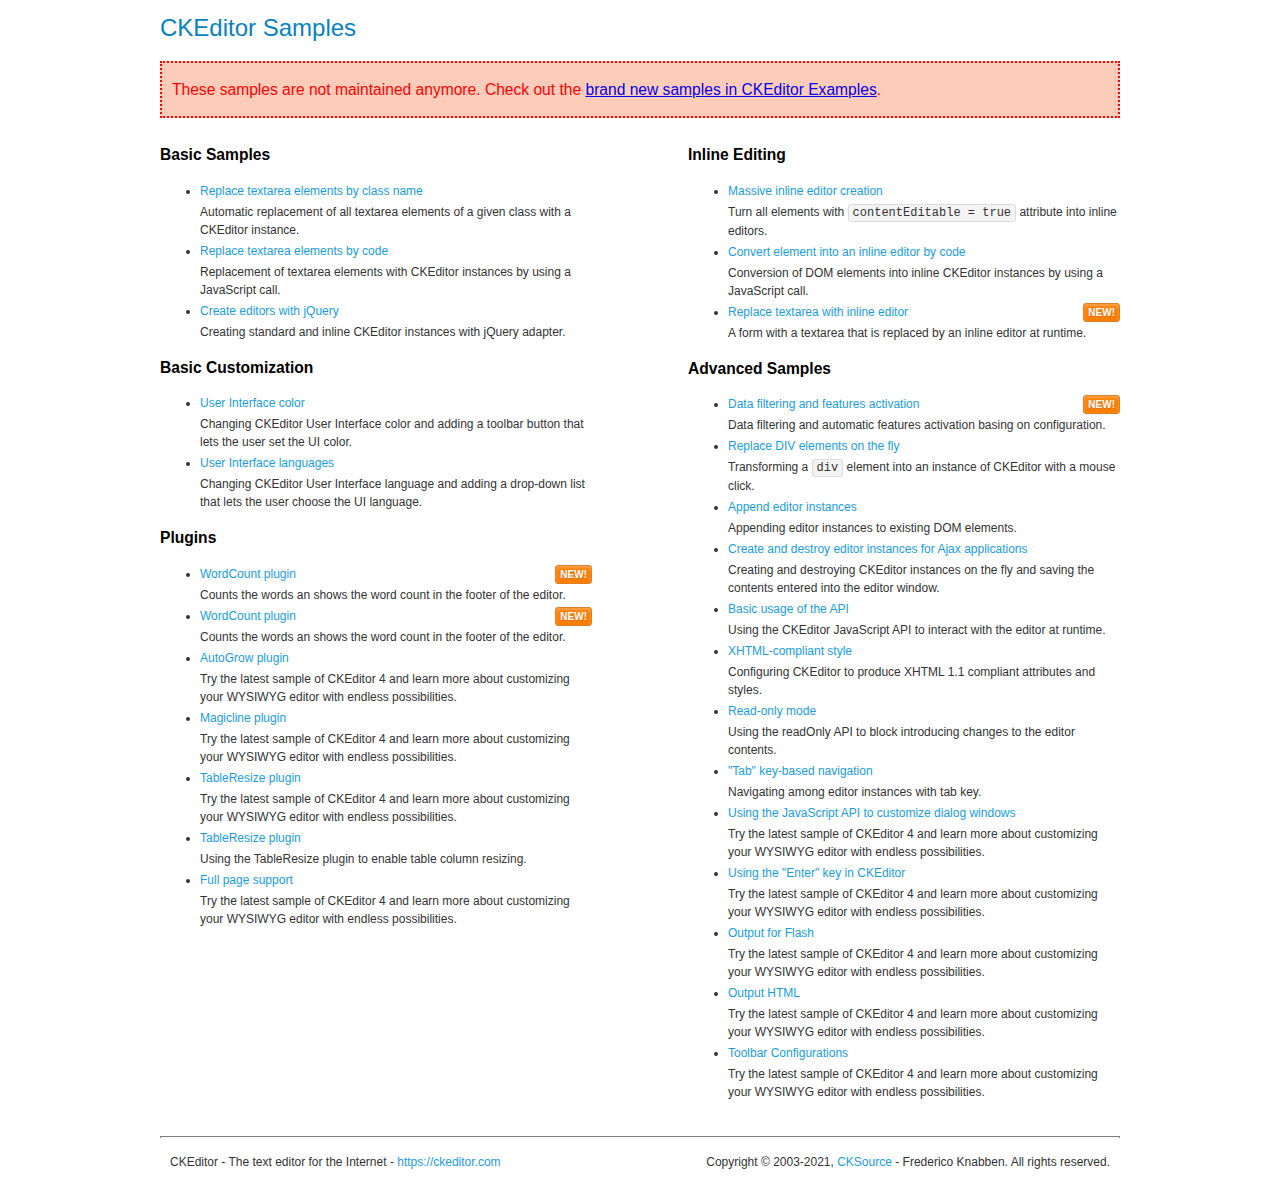
<file: CoreBlogSystem/wwwroot/ckeditor/samples/old/index.html>
<!DOCTYPE html>
<!--
Copyright (c) 2003-2021, CKSource - Frederico Knabben. All rights reserved.
For licensing, see LICENSE.md or https://ckeditor.com/legal/ckeditor-oss-license
-->
<html lang="en">
<head>
	<meta charset="utf-8">
	<title>CKEditor Samples</title>
	<link rel="stylesheet" href="sample.css">
	<meta name="description" content="Try the latest sample of CKEditor 4 and learn more about customizing your WYSIWYG editor with endless possibilities.">
</head>
<body>
	<h1 class="samples">
		CKEditor Samples
	</h1>
	<div class="warning deprecated">
		These samples are not maintained anymore. Check out the <a href="https://ckeditor.com/docs/ckeditor4/latest/examples/index.html">brand new samples in CKEditor Examples</a>.
	</div>
	<div class="twoColumns">
		<div class="twoColumnsLeft">
			<h2 class="samples">
				Basic Samples
			</h2>
			<dl class="samples">
				<dt><a class="samples" href="replacebyclass.html">Replace textarea elements by class name</a></dt>
				<dd>Automatic replacement of all textarea elements of a given class with a CKEditor instance.</dd>

				<dt><a class="samples" href="replacebycode.html">Replace textarea elements by code</a></dt>
				<dd>Replacement of textarea elements with CKEditor instances by using a JavaScript call.</dd>

				<dt><a class="samples" href="jquery.html">Create editors with jQuery</a></dt>
				<dd>Creating standard and inline CKEditor instances with jQuery adapter.</dd>
			</dl>

			<h2 class="samples">
				Basic Customization
			</h2>
			<dl class="samples">
				<dt><a class="samples" href="uicolor.html">User Interface color</a></dt>
				<dd>Changing CKEditor User Interface color and adding a toolbar button that lets the user set the UI color.</dd>

				<dt><a class="samples" href="uilanguages.html">User Interface languages</a></dt>
				<dd>Changing CKEditor User Interface language and adding a drop-down list that lets the user choose the UI language.</dd>
			</dl>


			<h2 class="samples">Plugins</h2>
<dl class="samples">
<dt><a class="samples" href="wordcount/wordcount.html">WordCount plugin</a><span class="new">New!</span></dt>
<dd>Counts the words an shows the word count in the footer of the editor.</dd>

<dt><a class="samples" href="wordcount/wordcountWithMaxCount.html">WordCount plugin</a><span class="new">New!</span></dt>
<dd>Counts the words an shows the word count in the footer of the editor.</dd>

<dt><a class="samples" href="autogrow/autogrow.html">AutoGrow plugin</a></dt>
<dd>Try the latest sample of CKEditor 4 and learn more about customizing your WYSIWYG editor with endless possibilities.</dd>

<dt><a class="samples" href="magicline/magicline.html">Magicline plugin</a></dt>
<dd>Try the latest sample of CKEditor 4 and learn more about customizing your WYSIWYG editor with endless possibilities.</dd>

<dt><a class="samples" href="tableresize/tableresize.html">TableResize plugin</a></dt>
<dd>Try the latest sample of CKEditor 4 and learn more about customizing your WYSIWYG editor with endless possibilities.</dd>

<dt><a class="samples" href="tableresizerowandcolumn/tableresize.html">TableResize plugin</a></dt>
<dd>Using the TableResize plugin to enable table column resizing.</dd>

<dt><a class="samples" href="wysiwygarea/fullpage.html">Full page support</a></dt>
<dd>Try the latest sample of CKEditor 4 and learn more about customizing your WYSIWYG editor with endless possibilities.</dd>
</dl>
		</div>
		<div class="twoColumnsRight">
			<h2 class="samples">
				Inline Editing
			</h2>
			<dl class="samples">
				<dt><a class="samples" href="inlineall.html">Massive inline editor creation</a></dt>
				<dd>Turn all elements with <code>contentEditable = true</code> attribute into inline editors.</dd>

				<dt><a class="samples" href="inlinebycode.html">Convert element into an inline editor by code</a></dt>
				<dd>Conversion of DOM elements into inline CKEditor instances by using a JavaScript call.</dd>

				<dt><a class="samples" href="inlinetextarea.html">Replace textarea with inline editor</a> <span class="new">New!</span></dt>
				<dd>A form with a textarea that is replaced by an inline editor at runtime.</dd>

				
			</dl>

			<h2 class="samples">
				Advanced Samples
			</h2>
			<dl class="samples">
				<dt><a class="samples" href="datafiltering.html">Data filtering and features activation</a> <span class="new">New!</span></dt>
				<dd>Data filtering and automatic features activation basing on configuration.</dd>

				<dt><a class="samples" href="divreplace.html">Replace DIV elements on the fly</a></dt>
				<dd>Transforming a <code>div</code> element into an instance of CKEditor with a mouse click.</dd>

				<dt><a class="samples" href="appendto.html">Append editor instances</a></dt>
				<dd>Appending editor instances to existing DOM elements.</dd>

				<dt><a class="samples" href="ajax.html">Create and destroy editor instances for Ajax applications</a></dt>
				<dd>Creating and destroying CKEditor instances on the fly and saving the contents entered into the editor window.</dd>

				<dt><a class="samples" href="api.html">Basic usage of the API</a></dt>
				<dd>Using the CKEditor JavaScript API to interact with the editor at runtime.</dd>

				<dt><a class="samples" href="xhtmlstyle.html">XHTML-compliant style</a></dt>
				<dd>Configuring CKEditor to produce XHTML 1.1 compliant attributes and styles.</dd>

				<dt><a class="samples" href="readonly.html">Read-only mode</a></dt>
				<dd>Using the readOnly API to block introducing changes to the editor contents.</dd>

				<dt><a class="samples" href="tabindex.html">"Tab" key-based navigation</a></dt>
				<dd>Navigating among editor instances with tab key.</dd>


				
<dt><a class="samples" href="dialog/dialog.html">Using the JavaScript API to customize dialog windows</a></dt>
<dd>Try the latest sample of CKEditor 4 and learn more about customizing your WYSIWYG editor with endless possibilities.</dd>

<dt><a class="samples" href="enterkey/enterkey.html">Using the &quot;Enter&quot; key in CKEditor</a></dt>
<dd>Try the latest sample of CKEditor 4 and learn more about customizing your WYSIWYG editor with endless possibilities.</dd>

<dt><a class="samples" href="htmlwriter/outputforflash.html">Output for Flash</a></dt>
<dd>Try the latest sample of CKEditor 4 and learn more about customizing your WYSIWYG editor with endless possibilities.</dd>

<dt><a class="samples" href="htmlwriter/outputhtml.html">Output HTML</a></dt>
<dd>Try the latest sample of CKEditor 4 and learn more about customizing your WYSIWYG editor with endless possibilities.</dd>

<dt><a class="samples" href="toolbar/toolbar.html">Toolbar Configurations</a></dt>
<dd>Try the latest sample of CKEditor 4 and learn more about customizing your WYSIWYG editor with endless possibilities.</dd>

			</dl>
		</div>
	</div>
	<div id="footer">
		<hr>
		<p>
			CKEditor - The text editor for the Internet - <a class="samples" href="https://ckeditor.com/">https://ckeditor.com</a>
		</p>
		<p id="copy">
			Copyright &copy; 2003-2021, <a class="samples" href="https://cksource.com/">CKSource</a> - Frederico Knabben. All rights reserved.
		</p>
	</div>
</body>
</html>
</file>
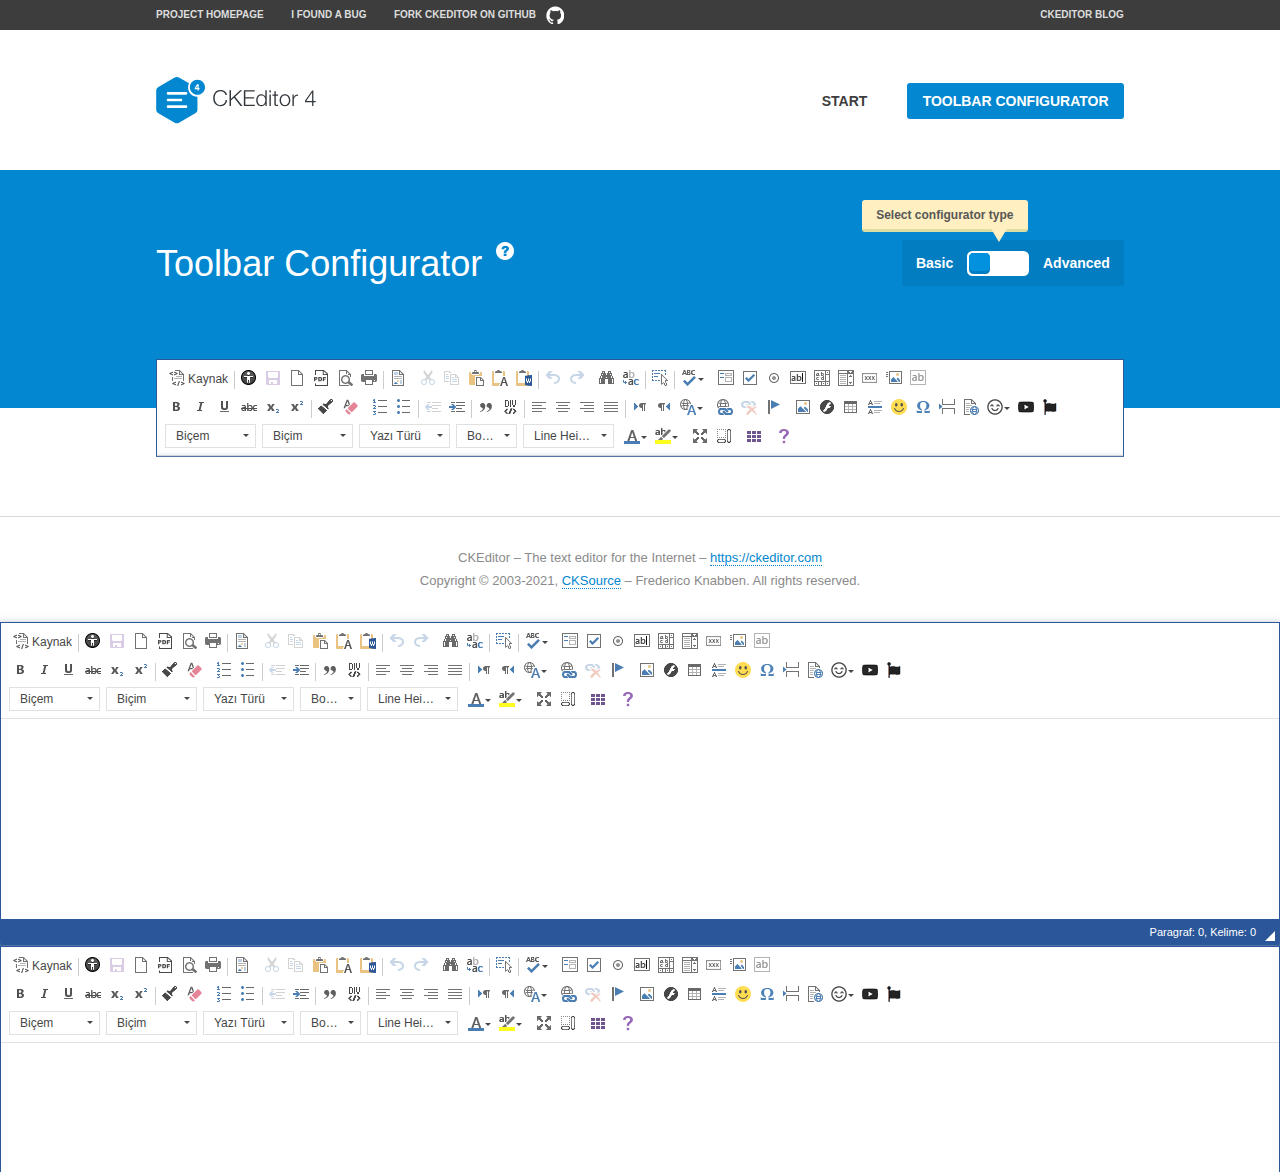
<file: CoreBlogSystem/wwwroot/ckeditor/samples/toolbarconfigurator/index.html>
<!DOCTYPE html>
<!--
Copyright (c) 2003-2021, CKSource - Frederico Knabben. All rights reserved.
For licensing, see LICENSE.md or https://ckeditor.com/legal/ckeditor-oss-license
-->
<!--[if IE 8]><html class="ie8"><![endif]-->
<!--[if gt IE 8]><html><![endif]-->
<!--[if !IE]><!--><html lang="en"><!--<![endif]-->
<head>
	<meta charset="utf-8">
	<title>Toolbar Configurator</title>
	<script src="../../ckeditor.js"></script>
	<script>
		if ( CKEDITOR.env.ie && CKEDITOR.env.version < 9 )
			CKEDITOR.tools.enableHtml5Elements( document );
	</script>
	<link rel="stylesheet" href="lib/codemirror/codemirror.css">
	<link rel="stylesheet" href="lib/codemirror/show-hint.css">
	<link rel="stylesheet" href="lib/codemirror/neo.css">
	<link rel="stylesheet" href="css/fontello.css">
	<link rel="stylesheet" href="../css/samples.css">
	<meta name="description" content="Try the latest sample of CKEditor 4 and learn more about customizing your WYSIWYG editor with endless possibilities.">
</head>
<body id="toolbar">

<nav class="navigation-a">
	<div class="grid-container">
		<ul class="navigation-a-left grid-width-70">
			<li><a href="https://ckeditor.com/ckeditor-4/">Project Homepage</a></li>
			<li><a href="https://github.com/ckeditor/ckeditor4/issues">I found a bug</a></li>
			<li><a href="https://github.com/ckeditor/ckeditor4" class="icon-pos-right icon-navigation-a-github">Fork CKEditor on GitHub</a></li>
		</ul>
		<ul class="navigation-a-right grid-width-30">
			<li><a href="https://ckeditor.com/blog/">CKEditor Blog</a></li>
		</ul>
	</div>
</nav>

<header class="header-a">
	<div class="grid-container">
		<h1 class="header-a-logo grid-width-30">
			<a href="../index.html"><img src="../img/logo.svg" onerror="this.src='../img/logo.png'; this.onerror=null;" alt="CKEditor Logo"></a>
		</h1>
		<nav class="navigation-b grid-width-70">
			<ul>
				<li><a href="../index.html"  class="button-a">Start</a></li>
				<li><a href="index.html"  class="button-a button-a-background">Toolbar configurator</a></li>
			</ul>
		</nav>
	</div>
</header>

<main>
	<div class="adjoined-top">
		<div class="grid-container">
			<div class="content grid-width-100">
				<div class="grid-container-nested">
					<h1 class="grid-width-60">
						Toolbar Configurator
						<a href="#help-content" type="button" title="Configurator help" id="help" class="button-a button-a-background button-a-no-text icon-pos-left icon-question-mark">Help</a>
					</h1>

					<div class="grid-width-40 grid-switch-magic">
						<div class="switch">
							<span class="balloon-a balloon-a-se">Select configurator type</span>
							<input type="radio" name="radio" data-num="1" id="radio-basic" />
							<input type="radio" name="radio" data-num="2" id="radio-advanced" />
							<label data-for="1" for="radio-basic">Basic</label>
							<span class="switch-inner">
								<span class="handler"></span>
							</span>
							<label data-for="2" for="radio-advanced">Advanced</label>
						</div>
					</div>
				</div>
			</div>
		</div>
	</div>
	<div class="adjoined-bottom">
		<div class="grid-container">
			<div class="grid-width-100">
				<div class="editors-container">
					<div id="editor-basic"></div>
					<div id="editor-advanced"></div>
				</div>
			</div>
		</div>
	</div>

	<div class="grid-container configurator">
		<div class="content grid-width-100">
			<div class="configurator">
				<div>
					<div id="toolbarModifierWrapper"></div>
				</div>
			</div>
		</div>
	</div>

	<div id="help-content">
		<div class="grid-container">
			<div class="grid-width-100">
				<h2>What Am I Doing Here?</h2>

				<div class="grid-container grid-container-nested">
					<div class="basic">
						<div class="grid-width-50">
							<p>Arrange <a href="https://ckeditor.com/docs/ckeditor4/latest/api/CKEDITOR_config.html#cfg-toolbarGroups">toolbar groups</a>, toggle <a href="https://ckeditor.com/docs/ckeditor4/latest/api/CKEDITOR_config.html#cfg-removeButtons">button visibility</a> according to your needs and get your toolbar configuration.</p>
							<p>You can replace the content of the <a href="../../config.js"><code>config.js</code></a> file with the generated configuration. If you already set some configuration options you will need to merge both configurations.</p>
						</div>
						<div class="grid-width-50">
							<p>Read more about different ways of <a href="https://ckeditor.com/docs/ckeditor4/latest/guide/dev_configuration.html">setting configuration</a> and do not forget about <strong>clearing browser cache</strong>.</p>
							<p>Arranging toolbar groups is the recommended way of configuring the toolbar, but if you need more freedom you can use the <a href="#advanced">advanced configurator</a>.</p>
						</div>
					</div>
					<div class="advanced" style="display: none;">
						<div class="grid-width-50">
							<p>With this code editor you can edit your <a href="https://ckeditor.com/docs/ckeditor4/latest/api/CKEDITOR_config.html#cfg-toolbar">toolbar configuration</a> live.</p>
							<p>You can replace the content of the <a href="../../config.js"><code>config.js</code></a> file with the generated configuration. If you already set some configuration options you will need to merge both configurations.</p>
						</div>
						<div class="grid-width-50">
							<p>Read more about different ways of <a href="https://ckeditor.com/docs/ckeditor4/latest/guide/dev_configuration.html">setting configuration</a> and do not forget about <strong>clearing browser cache</strong>.</p>
						</div>
					</div>
				</div>

				<p class="grid-container grid-container-nested">
					<button type="button" class="help-content-close grid-width-100 button-a button-a-background">Got it. Let's play!</button>
				</p>
			</div>
		</div>
	</div>
</main>

<footer class="footer-a grid-container">
	<p class="grid-width-100">
		CKEditor &ndash; The text editor for the Internet &ndash; <a class="samples" href="https://ckeditor.com/">https://ckeditor.com</a>
	</p>
	<p class="grid-width-100" id="copy">
		Copyright &copy; 2003-2021, <a class="samples" href="https://cksource.com/">CKSource</a> &ndash; Frederico Knabben. All rights reserved.
	</p>
</footer>

<script src="lib/codemirror/codemirror.js"></script>
<script src="lib/codemirror/javascript.js"></script>
<script src="lib/codemirror/show-hint.js"></script>

<script src="js/fulltoolbareditor.js"></script>
<script src="js/abstracttoolbarmodifier.js"></script>
<script src="js/toolbarmodifier.js"></script>
<script src="js/toolbartextmodifier.js"></script>
<script src="../js/sf.js"></script>

<script>
	( function() {
		'use strict';

		var mode = ( window.location.hash.substr( 1 ) === 'advanced' ) ? 'advanced' : 'basic',
			configuratorSection = CKEDITOR.document.findOne( 'main > .grid-container.configurator' ),
			basicInstruction = CKEDITOR.document.findOne( '#help-content .basic' ),
			advancedInstruction = CKEDITOR.document.findOne( '#help-content .advanced' ),

			// Configurator mode switcher.
			modeSwitchBasic = CKEDITOR.document.getById( 'radio-basic' ),
			modeSwitchAdvanced = CKEDITOR.document.getById( 'radio-advanced' );

		// Initial setup
		function updateSwitcher() {
			if ( mode === 'advanced' ) {
				modeSwitchAdvanced.$.checked = true;
			} else {
				modeSwitchBasic.$.checked = true;
			}
		}

		updateSwitcher();

		CKEDITOR.document.getWindow().on( 'hashchange', function( e ) {
			var hash = window.location.hash.substr( 1 );
			if ( !( hash === 'advanced' || hash === 'basic' ) ) {
				return;
			}
			mode = hash;
			onToolbarsDone( mode );
		} );

		CKEDITOR.document.getWindow().on( 'resize', function() {
			updateToolbar( ( mode === 'basic' ? toolbarModifier : toolbarTextModifier )[ 'editorInstance' ] );
		} );

		function onRefresh( modifier ) {
			modifier = modifier || this;

			if ( mode === 'basic' && modifier instanceof ToolbarConfigurator.ToolbarTextModifier ) {
				return;
			}

			// CodeMirror container becomes visible, so we need to refresh and to avoid rendering problems.
			if ( mode === 'advanced' && modifier instanceof ToolbarConfigurator.ToolbarTextModifier ) {
				modifier.codeContainer.refresh();
			}

			updateToolbar( modifier.editorInstance );
		}

		function updateToolbar( editor ) {
			var editorContainer = editor.container;

			// Not always editor is loaded.
			if ( !editorContainer ) {
				return;
			}

			var displayStyle = editorContainer.getStyle( 'display' );

			editorContainer.setStyle( 'display', 'block' );

			var newHeight = editorContainer.getSize( 'height' );

			var newMarginTop = parseInt( editorContainer.getComputedStyle( 'margin-top' ), 10 );
			newMarginTop = ( isNaN( newMarginTop ) ? 0 : Number( newMarginTop ) );

			var newMarginBottom = parseInt( editorContainer.getComputedStyle( 'margin-bottom' ), 10 );
			newMarginBottom = ( isNaN( newMarginBottom ) ? 0 : Number( newMarginBottom ) );

			var result = newHeight + newMarginTop + newMarginBottom;

			editorContainer.setStyle( 'display', displayStyle );

			editor.container.getAscendant( 'div' ).setStyle( 'height', result + 'px' );
		}

		var toolbarModifier = new ToolbarConfigurator.ToolbarModifier( 'editor-basic' );

		var done = 0;
		toolbarModifier.init( onToolbarInit );
		toolbarModifier.onRefresh = onRefresh;

		CKEDITOR.document.getById( 'toolbarModifierWrapper' ).append( toolbarModifier.mainContainer );

		var toolbarTextModifier = new ToolbarConfigurator.ToolbarTextModifier( 'editor-advanced' );
		toolbarTextModifier.init( onToolbarInit );
		toolbarTextModifier.onRefresh = onRefresh;

		function onToolbarInit() {
			if ( ++done === 2 ) {
				onToolbarsDone();

				positionSticky.watch( CKEDITOR.document.findOne( '.toolbar' ), function() {
					return mode === 'advanced';
				} );
			}
		}

		function onToolbarsDone() {
			if ( mode === 'basic' ) {
				toggleModeBasic( false );
			} else {
				toggleModeAdvanced( false );
			}

			updateSwitcher();

			setTimeout( function() {
				CKEDITOR.document.findOne( '.editors-container' ).addClass( 'active' );
				CKEDITOR.document.findOne( '#toolbarModifierWrapper' ).addClass( 'active' );
			}, 200 );
		}

		CKEDITOR.document.getById( 'toolbarModifierWrapper' ).append( toolbarTextModifier.mainContainer );

		function toogleModeSwitch( onElement, offElement, onModifier, offModifier ) {
			onElement.addClass( 'fancy-button-active' );
			offElement.removeClass( 'fancy-button-active' );

			onModifier.showUI();
			offModifier.hideUI();
		}

		function toggleModeBasic( callOnRefresh ) {
			callOnRefresh = ( callOnRefresh !== false );
			mode = 'basic';
			window.location.hash = '#basic';
			toogleModeSwitch( modeSwitchBasic, modeSwitchAdvanced, toolbarModifier, toolbarTextModifier );

			configuratorSection.removeClass( 'freed-width' );
			basicInstruction.show();
			advancedInstruction.hide();

			callOnRefresh && onRefresh( toolbarModifier );
		}

		function toggleModeAdvanced( callOnRefresh ) {
			callOnRefresh = ( callOnRefresh !== false );
			mode = 'advanced';
			window.location.hash = '#advanced';
			toogleModeSwitch( modeSwitchAdvanced, modeSwitchBasic, toolbarTextModifier, toolbarModifier );

			configuratorSection.addClass( 'freed-width' );
			advancedInstruction.show();
			basicInstruction.hide();

			callOnRefresh && onRefresh( toolbarTextModifier );
		}

		modeSwitchBasic.on( 'click', toggleModeBasic );
		modeSwitchAdvanced.on( 'click', toggleModeAdvanced );

		//
		// Position:sticky for the toolbar.
		//

		// Will make elements behave like they were styled with position:sticky.
		var positionSticky = {
			// Store object: {
			// 		element: CKEDITOR.dom.element, // Element which will float.
			// 		placeholder: CKEDITOR.dom.element, // Placeholder which is place to prevent page bounce.
			// 		isFixed: boolean // Whether element float now.
			// }
			watched: [],

			active: [],

			staticContainer: null,

			init: function() {
				var element = CKEDITOR.dom.element.createFromHtml(
					'<div class="staticContainer">' +
						'<div class="grid-container" >' +
							'<div class="grid-width-100">' +
								'<div class="inner"></div>' +
							'</div>' +
						'</div>' +
					'</div>' );

				this.staticContainer = element.findOne( '.inner' );

				CKEDITOR.document.getBody().append( element );
			},

			watch: function( element, preventFunc ) {
				this.watched.push( {
					element: element,
					placeholder: new CKEDITOR.dom.element( 'div' ),
					isFixed: false,
					preventFunc: preventFunc
				} );
			},

			checkAll: function() {
				for ( var i = 0; i < this.watched.length; i++ ) {
					this.check( this.watched[ i ] );
				}
			},

			check: function( element ) {
				var isFixed = element.isFixed;
				var shouldBeFixed = this.shouldBeFixed( element );

				// Nothing to be done.
				if ( isFixed === shouldBeFixed ) {
					return;
				}

				var placeholder = element.placeholder;

				if ( isFixed ) {
					// Unfixing.

					element.element.insertBefore( placeholder );
					placeholder.remove();

					element.element.removeStyle( 'margin' );

					this.active.splice( CKEDITOR.tools.indexOf( this.active, element ), 1 );

				} else {
					// Fixing.
					placeholder.setStyle( 'width', element.element.getSize( 'width' ) + 'px' );
					placeholder.setStyle( 'height', element.element.getSize( 'height' ) + 'px' );
					placeholder.setStyle( 'margin-bottom', element.element.getComputedStyle( 'margin-bottom' ) );
					placeholder.setStyle( 'display', element.element.getComputedStyle( 'display' ) );
					placeholder.insertAfter( element.element );

					this.staticContainer.append( element.element );

					this.active.push( element );
				}

				element.isFixed = !element.isFixed;
			},

			shouldBeFixed: function( element ) {
				if ( element.preventFunc && element.preventFunc() ) {
					return false;
				}

				// If element is already fixed we are checking it's placeholder.
				var related = ( element.isFixed ? element.placeholder : element.element ),
					clientRect = related.$.getBoundingClientRect(),
					staticHeight = this.staticContainer.getSize('height' ),
					elemHeight = element.element.getSize( 'height' );

				if ( element.isFixed ) {
					return ( clientRect.top + elemHeight < staticHeight );
				} else {
					return ( clientRect.top < staticHeight );
				}
			}
		};

		positionSticky.init();

		CKEDITOR.document.getWindow().on( 'scroll',
			CKEDITOR.tools.eventsBuffer( 100, positionSticky.checkAll, positionSticky ).input
		);

		// Make the toolbar sticky.
		positionSticky.watch( CKEDITOR.document.findOne( '.editors-container' ) );

		// Help button and help-content.
		( function() {
			var helpButton = CKEDITOR.document.getById( 'help' ),
				helpContent = CKEDITOR.document.getById( 'help-content' );

			// Don't show help button on IE8 because it's unsupported by Pico Modal.
			if ( CKEDITOR.env.ie && CKEDITOR.env.version == 8 ) {
				helpButton.hide();
			} else {
				// Display help modal when the button is clicked.
				helpButton.on( 'click', function( evt ) {
					SF.modal( {
						// Clone modal content from DOM.
						content: helpContent.getHtml(),

						afterCreate: function( modal ) {
							// Enable modal content button to close the modal.
							new CKEDITOR.dom.element( modal.modalElem() ).findOne( '.help-content-close' ).once( 'click', modal.close );
						}
					} ).show();
				} );
			}
		} )();
	} )();
</script>
</body>
</html>
</file>
<file: CoreBlogSystem/wwwroot/CoreBlogTemplate/css/style.css>
/*--
	Author: proj
	Author URL: http://proj.com
	License: Creative Commons Attribution 3.0 Unported
	License URL: http://creativecommons.org/licenses/by/3.0/
--*/

html,
body {
    margin: 0;
    font-size: 100%;
    font-family: 'Poppins', sans-serif;
    background: #fff;
}

    body a {
        text-decoration: none;
        transition: 0.5s all;
        -webkit-transition: 0.5s all;
        -moz-transition: 0.5s all;
        -o-transition: 0.5s all;
        -ms-transition: 0.5s all;
    }

a:hover {
    text-decoration: none;
}

input[type="button"],
input[type="submit"],
input[type="text"],
input[type="email"],
input[type="search"] {
    transition: 0.5s all;
    -webkit-transition: 0.5s all;
    -moz-transition: 0.5s all;
    -o-transition: 0.5s all;
    -ms-transition: 0.5s all;
    font-family: 'Poppins', sans-serif;
}

h1,
h2,
h3,
h4,
h5,
h6 {
    margin: 0;
    font-family: 'Poppins', sans-serif;
    letter-spacing: 1px;
}

p {
    margin: 0;
    font-size: 0.9em;
    color: #777777;
    line-height: 2em;
    letter-spacing: 1px;
    font-weight: 300;
}

ul {
    margin: 0;
    padding: 0;
}

/*--/header --*/

/*-- top-bar-w3-agile --*/

.header {
    position: relative;
}

.header-nav {
    position: relative;
}

.top-bar {
    position: absolute;
    z-index: 999;
    width: 95%;
    top: 4%;
    left: 3%;
}

/*--top-bar_sub_w3layouts --*/

.top-bar_sub_w3layouts {
    background: #fff;
    padding: 0.3em 2em;
    position: relative;
}

    .top-bar_sub_w3layouts h6 {
        text-align: center;
        color: #fff;
        font-size: 0.8em;
        font-weight: 600;
        letter-spacing: 2px;
        float: left;
    }

.log {
    float: right;
    margin-top: 5px;
}

.top-bar_sub_w3layouts h6 a {
    color: #fff;
    text-decoration: none;
    padding: 8px 16px;
    letter-spacing: 1px;
    font-size: 13px;
    background: #01cd74;
    display: inline-block;
    border: 2px solid transparent;
    font-weight: bold;
}

.log h5 {
    display: inline-block;
    color: #a0a1a5;
    font-size: 0.9em;
    font-weight: 500;
    letter-spacing: 1px;
}

.log .fa-user.fa-w-16 {
    color: #fff;
    margin: 0 4px;
}

a.sign {
    color: #a0a1a5;
    font-size: 1em;
    letter-spacing: 1px;
}

.top-forms span {
    font-size: 0.9em;
    color: #707173;
    letter-spacing: 1px;
}

    .top-forms span a {
        color: #707173;
    }

.top-forms a i {
    color: #01cd74;
}

.social_list1 li {
    display: inline-block;
}

ul.social_list1 li a {
    color: #fff;
    font-size: 0.9em;
    width: 30px;
    height: 30px;
    border-radius: 50%;
    display: block;
    line-height: 29px;
    text-align: center;
    transition: 0.5s all;
    -webkit-transition: 0.5s all;
    -moz-transition: 0.5s all;
    -o-transition: 0.5s all;
    -ms-transition: 0.5s all;
}

    ul.social_list1 li a:hover {
        opacity: 0.8;
        transform: rotateX(360deg);
        -webkit-transform: rotateX(360deg);
        -moz-transform: rotateX(360deg);
        -o-transform: rotateX(360deg);
        -ms-transform: rotateX(360deg);
        transition: transform 2s;
    }

.facebook1 {
    background: #3b5998;
}

.twitter2 {
    background: #1da1f2;
}

.dribble3 {
    background: #ea4c89;
}

.pin {
    background: #BD081C;
}
/*-- top-bar_sub_w3layouts --*/

/*--/navbar--*/

.navbar {
    padding: 0em 4em;
}

.bg-light {
    background-color: #f0f3f1 !important;
}

a.navbar-brand {
    font-size: 2em;
    font-weight: 700;
    text-shadow: 0 1px 2px rgba(0, 0, 0, 0.37);
    color: #3d3e48;
    text-transform: uppercase;
}

.logo i {
    color: #01cd74;
    text-shadow: none;
}

li.nav-item {
    margin: 0 1px;
}

.navbar-light .navbar-nav .nav-link {
    padding: 0.6em 1.4em;
    color: #333;
    background: transparent;
    text-transform: uppercase;
    font-size: 0.9em;
    letter-spacing: 1px;
}

    .navbar-light .navbar-nav .show > .nav-link,
    .navbar-light .navbar-nav .active > .nav-link,
    .navbar-light .navbar-nav .nav-link.show,
    .navbar-light .navbar-nav .nav-link.active,
    .navbar-light .navbar-nav .nav-link:hover,
    .navbar-light .navbar-nav .nav-link:focus {
        background: #01cd74;
        color: #fff;
    }

.dropdown-item {
    padding: 0.2em 1.5rem;
    font-size: 0.9em;
}
/*--/search--*/
form.header-search {
    width: 25%;
}

.header-search form {
    background: #e7e9ea;
    padding: 0.3em;
    border-radius: 50px;
}

.header-search input[type="search"] {
    outline: none;
    border: none;
    padding: 11px 14px;
    color: #fff;
    font-size: 14px;
    background: rgba(113, 114, 130, 0.2);
    float: left;
    letter-spacing: 1px;
    width: 82%;
    border-radius: 0;
}

.header-search button.btn1 {
    color: #fff;
    border: none;
    padding: 9px 9px 10px 9px;
    text-align: center;
    text-decoration: none;
    background: #01cd74;
    -webkit-transition: 0.5s all;
    -moz-transition: 0.5s all;
    -o-transition: 0.5s all;
    -ms-transition: 0.5s all;
    transition: 0.5s all;
    float: right;
    cursor: pointer;
    width: 12%;
    border-radius: 0;
}

/*--//search--*/

/*--//navbar--*/

/*--//header --*/

/*--/banner --*/

/* CUSTOMIZE THE CAROUSEL
-------------------------------------------------- */

/* Carousel base class */

/* Since positioning the image, we need to help out the caption */

.carousel-caption {
    bottom: 13em;
    z-index: 10;
    text-align: left;
    margin: 0 auto;
}

/* Declare heights because of positioning of img element */

.carousel-item {
    height: 44em;
    background-color: #777;
}

    .carousel-item > img {
        position: absolute;
        top: 0;
        left: 0;
        min-width: 100%;
        height: 32rem;
    }

/* MARKETING CONTENT
-------------------------------------------------- */

/* Center align the text within the three columns below the carousel */

.marketing .col-lg-4 {
    margin-bottom: 1.5rem;
    text-align: center;
}

.bt-grid.ser {
    margin-top: 1.5em;
    margin-bottom: 0;
}

.marketing h2 {
    font-weight: 400;
}

.marketing .col-lg-4 p {
    margin-right: .75rem;
    margin-left: .75rem;
}

/* Featurettes
------------------------- */

.featurette-divider {
    margin: 5rem 0;
    /* Space out the Bootstrap <hr> more */
}

/* Thin out the marketing headings */

.featurette-heading {
    font-weight: 300;
    line-height: 1;
    letter-spacing: -.05rem;
}

/*--/slider--*/

.carousel-item {
    background: -webkit-linear-gradient(rgba(23, 22, 23, 0.2), rgba(23, 22, 23, 0.5)), url(../images/banner1.jpg) no-repeat;
    background: -moz-linear-gradient(rgba(23, 22, 23, 0.2), rgba(23, 22, 23, 0.5)), url(../images/banner1.jpg) no-repeat;
    background: -ms-linear-gradient(rgba(23, 22, 23, 0.2), rgba(23, 22, 23, 0.5)), url(../images/banner1.jpg) no-repeat;
    background: linear-gradient(rgba(23, 22, 23, 0.2), rgba(23, 22, 23, 0.5)), url(../images/banner1.jpg) no-repeat;
    background-size: cover;
}

    .carousel-item.item2 {
        background: -webkit-linear-gradient(rgba(23, 22, 23, 0.2), rgba(23, 22, 23, 0.5)), url(../images/banner2.jpg) no-repeat;
        background: -moz-linear-gradient(rgba(23, 22, 23, 0.2), rgba(23, 22, 23, 0.5)), url(../images/banner2.jpg) no-repeat;
        background: -ms-linear-gradient(rgba(23, 22, 23, 0.2), rgba(23, 22, 23, 0.5)), url(../images/banner2.jpg) no-repeat;
        background: linear-gradient(rgba(23, 22, 23, 0.2), rgba(23, 22, 23, 0.5)), url(../images/banner2.jpg) no-repeat;
        background-size: cover;
    }

    .carousel-item.item3 {
        background: -webkit-linear-gradient(rgba(23, 22, 23, 0.2), rgba(23, 22, 23, 0.5)), url(../images/banner3.jpg) no-repeat;
        background: -moz-linear-gradient(rgba(23, 22, 23, 0.2), rgba(23, 22, 23, 0.5)), url(../images/banner3.jpg) no-repeat;
        background: -ms-linear-gradient(rgba(23, 22, 23, 0.2), rgba(23, 22, 23, 0.5)), url(../images/banner3.jpg) no-repeat;
        background: linear-gradient(rgba(23, 22, 23, 0.2), rgba(23, 22, 23, 0.5)), url(../images/banner3.jpg) no-repeat;
        background-size: cover;
    }

    .carousel-item.item4 {
        background: -webkit-linear-gradient(rgba(23, 22, 23, 0.2), rgba(23, 22, 23, 0.5)), url(../images/banner4.jpg) no-repeat;
        background: -moz-linear-gradient(rgba(23, 22, 23, 0.2), rgba(23, 22, 23, 0.5)), url(../images/banner4.jpg) no-repeat;
        background: -ms-linear-gradient(rgba(23, 22, 23, 0.2), rgba(23, 22, 23, 0.5)), url(../images/banner4.jpg) no-repeat;
        background: linear-gradient(rgba(23, 22, 23, 0.2), rgba(23, 22, 23, 0.5)), url(../images/banner4.jpg) no-repeat;
        background-size: cover;
    }

.carousel-caption h2,
.carousel-caption h3 {
    letter-spacing: 2px;
    line-height: 1.4em;
    text-shadow: 0 1px 2px rgba(0, 0, 0, 0.37);
    font-size: 3.5em;
    text-transform: uppercase;
    font-weight: 700;
}

.carousel-caption h5 {
    font-size: 1em;
    letter-spacing: 1px;
}

.carousel-caption span {
    display: block;
}

.carousel-indicators {
    bottom: 17%;
    left: 0%;
    cursor: pointer;
    display: none;
}

.bnr-button {
    margin-top: 2em;
}

.carousel-control {
    line-height: 42em;
}

.carousel-indicators li {
    display: inline-block;
    max-width: 20px;
    height: 19px;
    border-radius: 50%;
    -webkit-border-radius: 50%;
    -moz-border-radius: 50%;
    -o-border-radius: 50%;
    -ms-border-radius: 50%;
    margin: 0 8px;
}

.carousel-indicators .active {
    background: #01cd74;
}

a.btn.btn-primary.read-m {
    border-radius: 0;
    padding: 0.55em 2em;
    letter-spacing: 1px;
    background: #01cd74;
    border: none;
}

    a.btn.btn-primary.read-m:hover, a.btn.btn-primary.read-m:focus {
        background: #fff;
        color: #222;
        box-shadow: none !important;
    }

.read {
    margin-top: 1em;
}
/* Show it is fixed to the top */

/*--//banner --*/

/*--/content --*/

h3.tittle {
    text-align: center;
    font-size: 2.5em;
    color: #2c363e;
    text-shadow: 0 1px 2px rgba(0, 0, 0, 0.37);
    font-weight: 600;
}

    h3.tittle.cen {
        color: #fff;
    }

.lead {
    font-size: 1.1em;
    font-weight: 300;
}

.featurette-heading {
    font-size: 46px;
    line-height: 1.4em;
}

/*--/banner-bottom --*/

.banner-bottom {
    padding: 6em 0;
    position: relative;
}

.featured-items.banner-bottom {
    background: #e7e9ea;
}

.bt-bottom-info h5 {
    font-size: 2em;
    line-height: 1.5em;
    color: #01cd74;
    margin-bottom: 1em;
}

.inner-sec {
    margin-top: 3em;
}

.modal-body.video iframe {
    border: none;
    width: 100%;
    min-height: 250px;
}

h5#exampleModalLabel {
    font-size: 1.2em;
}

h4.sub-tittle {
    font-size: 1.4em;
    color: #131212;
    letter-spacing: 1px;
    margin: 1em 0;
    font-weight: 500;
}

.bt-grids-main.ab {
    margin-top: 2em;
}

/*--//banner-bottom --*/
.bottom-slider, .main-content-w3layouts-agileits {
    padding: 5em 0;
}

section.bottom-slider {
    background: #eceff1;
}

.left-img img {
    width: 100%;
}
/*--flexisel--*/
.flex-slider {
    background: #222227;
    padding: 70px 0 165px 0;
}

.opportunity {
    background: #28282e;
    margin: 0px 20px;
    padding: 80px 0;
    position: relative;
}

#flexiselDemo1 {
    display: none;
}

.nbs-flexisel-container {
    position: relative;
    max-width: 100%;
}

.nbs-flexisel-ul {
    position: relative;
    width: 9999px;
    margin: 0px;
    padding: 0px;
    list-style-type: none;
}

.nbs-flexisel-inner {
    overflow: hidden;
    margin: 0px auto;
    background: #f8f8f8;
    border: none;
    border-right: none;
}

.nbs-flexisel-item {
    float: left;
    margin: 0 2px;
    padding: 0em;
    position: relative;
    line-height: 0px;
}

    .nbs-flexisel-item > img {
        cursor: pointer;
        position: relative;
    }
/*---- Nav ---*/
.nbs-flexisel-nav-left, .nbs-flexisel-nav-right {
    width: 25px;
    height: 69px;
    position: absolute;
    cursor: pointer;
    z-index: 100;
}

.nbs-flexisel-nav-left {
    left: 0%;
    top: 33% !important;
    background: #111 url(../images/left.png) no-repeat -6px 16px;
}

.nbs-flexisel-nav-right {
    right: 0%;
    top: 33% !important;
    background: #111 url(../images/right.png) no-repeat -3px 16px;
}
/*--//flexisel--*/
.blog-item {
    position: relative;
}

.floods-text {
    position: absolute;
    bottom: 0%;
    left: 0%;
    padding: 1em;
    background: rgba(14, 15, 16, 0.67);
    width: 100%;
}

    .floods-text h3 {
        font-size: .9em;
        color: #fff;
        margin: 0;
        font-weight: 400;
    }

        .floods-text h3 span {
            display: block;
            color: #01cd74;
            margin: .5em 0 1em;
            font-size: .8em;
        }

        .floods-text h3 label {
            color: #B2B2B2;
            padding: 0 1em;
        }

        .floods-text h3 i {
            font-style: normal;
            color: #01cd74;
        }

button.btn.btn-primary.play {
    width: 50px;
    height: 50px;
    border-radius: 50%;
    -webkit-border-radius: 50%;
    -moz-border-radius: 50%;
    -o-border-radius: 50%;
    -ms-border-radius: 50%;
    outline: none;
    cursor: pointer;
    border: 2px solid #fff;
    background-color: rgba(0, 0, 0, 0.37);
    position: absolute;
    left: 46%;
    bottom: 50%;
}

.course_demo1 {
    margin: 0 auto;
    width: 90%;
    background: #fdfdfd;
    padding: 1em;
}
/*--//content --*/
/*--/main-content-w3layouts-agileits --*/
/*--/left--*/
.b-grid-top {
    position: relative;
}

.bottom-b-con {
    padding: 40px 0;
}

.blog_info_left_grid {
    position: relative;
    overflow: hidden;
}

.blog-info-middle ul li a {
    font-size: 0.9em;
    letter-spacing: 1px;
    color: #fff;
}

    .blog-info-middle ul li a:hover {
        color: #01cd74;
        opacity: 0.9;
    }

.blog-info-middle {
    width: 100%;
    background: rgba(14, 15, 16, 0.65);
    padding: 18px;
    position: absolute;
    bottom: 0;
}

.blog_info_left_grid img {
    -moz-transition: all 1s;
    -o-transition: all 1s;
    -webkit-transition: all 1s;
    transition: all 1s;
    background: #ebecec;
    padding: .4em;
}

.blog-info-middle ul li {
    display: inline-block;
}

.blog-grid-top h3, .two-blog2 h3, h5.card-title {
    font-size: 1.2em;
    margin: 1.2em 0 1em 0;
    font-weight: 700;
}

    .blog-grid-top h3 a, .two-blog2 h3 a, h5.card-title a {
        color: #333333;
    }

.blog-grid-top p, .two-blog2 p {
    margin-bottom: 2em;
}

.blog-grid-top {
    border-bottom: 1px solid #ddd;
    padding-bottom: 3em;
}

.blog-mid-sec {
    background: #eceff1;
    padding: .5em;
    margin: 1em 0;
}

button.btn.btn-primary.play.sec {
    width: 40px;
    height: 40px;
}

ul.blog-icons li {
    display: inline-block;
    margin-right: 20px;
    list-style: none;
}

ul.blog-icons a {
    font-size: 0.9em;
    letter-spacing: 1px;
    color: #999;
}

ul.blog-icons i {
    color: #01cd74;
}

.blog-girds-sec {
    border-top: 1px solid #ddd;
    margin-top: 1em;
    padding-top: 2em;
}
/*--//left--*/
/*--/right--*/
.tech-btm img {
    background: #ebecec;
    padding: .4em;
}

.tech-btm h4 {
    font-size: 1.2em;
    color: #333333;
    font-weight: 700;
    margin-bottom: 1em;
}

.tech-btm {
    margin-bottom: 2em;
}

    .tech-btm input[type="email"] {
        width: 100%;
        color: #737070;
        outline: none;
        font-size: 14px;
        padding: 0.6em 1em;
        border: 2px solid #eceff1;
        -webkit-appearance: none;
        letter-spacing: 1px;
        margin: 1em 0;
    }

    .tech-btm input[type="submit"] {
        background: #01cd74;
        padding: .7em 1em;
        color: #fff;
        font-size: 15px;
        font-weight: 500;
        display: block;
        outline: none;
        border: none;
        width: 100%;
        cursor: pointer;
        text-transform: uppercase;
    }

        .tech-btm input[type="submit"]:hover {
            background: #05b166;
        }

.widget_social li {
    display: block;
}

    .widget_social li a {
        color: #fff;
        display: inline-block;
        font-size: 13px;
        font-weight: 400;
        letter-spacing: 0.2px;
        line-height: 30px;
        margin-bottom: 10px;
        padding: 10px 20px;
        text-transform: capitalize;
        width: 100%;
    }

        .widget_social li a:hover {
            opacity: 0.7;
            color: #fff;
        }

        .widget_social li a.twitter {
            background: #57baf7;
        }

        .widget_social li a.facebook {
            background: #3b5998;
        }

        .widget_social li a.dribble {
            background: #ea4c89;
        }

        .widget_social li a.pin {
            background: #BD081C;
        }

        .widget_social li a i {
            font-size: 18px;
            position: relative;
            text-align: left;
            width: 35px;
        }

        .widget_social li a .count {
            padding-left: 20px;
        }

.tech-btm h5 {
    font-size: 0.9em;
    line-height: 1.4em;
    font-weight: 600;
}

    .tech-btm h5 a {
        color: #333;
    }

.sub-meta span {
    font-size: 0.8em;
    color: #a9abad;
    line-height: 2.5em;
}
/*--//right--*/
/*--//main-content-w3layouts-agileits --*/

/*-- //services --*/
/*-- mid --*/
.list-inline > li {
    margin: 1.2em 0;
    display: block;
    padding: 0;
}

    .list-inline > li a {
        display: block;
    }

.mid-text-info h4 {
    color: #01cd74;
    font-size: 1.1em;
}

.mid-text-info p {
    margin-top: 0.3em;
    letter-spacing: 2px;
    color: #fff;
}

.list-inline > li a img {
    width: 37%;
    background: #ffffff;
    padding: .3em;
}

.desoSlide-wrapper {
    position: relative;
    text-align: center;
    overflow: hidden;
}

.desoSlide-overlay {
    z-index: 10;
    color: #fff;
    font-size: 1em;
    text-align: left;
    font-weight: 300;
    line-height: 2em;
    padding: 2.5em;
    opacity: 0;
    filter: alpha(opacity=100);
    background: #000;
    width: 50% !important;
    position: absolute;
    top: 18% !important;
    left: -50% !important;
    -webkit-transition: .5s all;
    -moz-transition: .5s all;
    transition: .5s all;
}

.desoSlide-wrapper img {
    width: 100%;
    background: rgb(255, 255, 255);
    padding: .6em;
}

.mid-text-info {
    float: right;
    width: 55%;
}

.desoSlide-overlay .btn.btn-primary.play {
    color: #fff;
    font-size: 1.4em;
    margin-bottom: .5em;
    font-weight: 700;
}

.desoSlide-wrapper:hover .desoSlide-overlay {
    left: 0% !important;
}

.desoSlide-overlay ul li {
    display: block;
}

    .desoSlide-overlay ul li a {
        display: block;
        padding: 1em;
        -moz-opacity: 0.7;
        opacity: 0.7;
    }

        .desoSlide-overlay ul li a:hover {
            -moz-opacity: 1;
            opacity: 1;
        }

        .desoSlide-overlay ul li a span.glyphicon {
            font-size: 1.3em;
            color: #fff;
        }

        .desoSlide-overlay ul li a h6 {
            font-size: 0.9em;
            color: #fff;
            margin-top: .5em;
        }

section.middle-sec-agileinfo-w3ls {
    background: -webkit-linear-gradient(rgba(23, 22, 23, 0.2), rgba(23, 22, 23, 0.5)), url(../images/banner5.jpg) no-repeat;
    background: -moz-linear-gradient(rgba(23, 22, 23, 0.2), rgba(23, 22, 23, 0.5)), url(../images/banner5.jpg) no-repeat;
    background: -ms-linear-gradient(rgba(23, 22, 23, 0.2), rgba(23, 22, 23, 0.5)), url(../images/banner5.jpg) no-repeat;
    background: linear-gradient(rgba(23, 22, 23, 0.2), rgba(23, 22, 23, 0.5)), url(../images/banner5.jpg) no-repeat;
    background-size: cover;
    min-height: 700px;
    padding: 4em 0;
}
/*-- //mid --*/

/*--responsive--*/


/*--//content --*/

/*--about--*/

.banner-inner {
    background: -webkit-linear-gradient(rgba(23, 22, 23, 0.2), rgba(23, 22, 23, 0.5)), url(../images/banner4.jpg) no-repeat;
    background: -moz-linear-gradient(rgba(23, 22, 23, 0.2), rgba(23, 22, 23, 0.5)), url(../images/banner4.jpg) no-repeat;
    background: -ms-linear-gradient(rgba(23, 22, 23, 0.2), rgba(23, 22, 23, 0.5)), url(../images/banner4.jpg) no-repeat;
    background: linear-gradient(rgba(23, 22, 23, 0.2), rgba(23, 22, 23, 0.5)), url(../images/banner4.jpg) no-repeat;
    background-size: cover;
    min-height: 230px;
}

li.breadcrumb-item {
    font-size: 0.9em;
    letter-spacing: 1px;
}

    li.breadcrumb-item a {
        color: #333;
    }

.breadcrumb-item.active {
    color: #01cd74;
}

.card {
    border: none;
}

.card-img-top {
    width: 100%;
    border: none;
    background: #ebecec;
    padding: .4em;
}
/*--//about--*/
/*-- /blog --*/

.banner-btm-top,
.banner-btm-bottom {
    display: flex;
    display: -webkit-flex;
}

.a1 {
    background: #f3553b;
}

.a4 {
    background: #01cd74;
}

.a2 {
    background: url(../images/g1.jpg) no-repeat 0px 0px;
    background-size: cover;
    -webkit-background-size: cover;
    -moz-background-size: cover;
    -o-background-size: cover;
    -ms-background-size: cover;
    min-height: 350px;
}

.a3 {
    background: url(../images/g6.jpg) no-repeat 0px 0px;
    background-size: cover;
    -webkit-background-size: cover;
    -moz-background-size: cover;
    -o-background-size: cover;
    -ms-background-size: cover;
    min-height: 350px;
}

.a5 {
    background: url(../images/g5.jpg) no-repeat 0px 0px;
    background-size: cover;
    -webkit-background-size: cover;
    -moz-background-size: cover;
    -o-background-size: cover;
    -ms-background-size: cover;
    min-height: 350px;
}

.a6 {
    background: url(../images/g8.jpg) no-repeat 0px 0px;
    background-size: cover;
    -webkit-background-size: cover;
    -moz-background-size: cover;
    -o-background-size: cover;
    -ms-background-size: cover;
    min-height: 350px;
}

.banner-btm-left {
    padding: 0;
}

.banner-btm-inner {
    flex: 1;
    padding: 4.5em 2.5em;
}

.blog_date h4 {
    font-size: 0.9em;
    font-weight: 600;
    color: #fff;
    margin-bottom: 1em;
}

.banner-btm-inner h6 {
    font-size: 1.1em;
    font-weight: 600;
    color: #222;
    margin-bottom: 1em;
}

    .banner-btm-inner h6 a {
        color: #222323;
        letter-spacing: 2px;
    }

.banner-btm-inner p {
    font-size: 0.9em;
    color: #fff;
    margin: 1em 0;
}

a.blog-btn {
    background: #fff;
    font-size: 0.85em;
    padding: 0.6em 1em;
    color: #222;
    letter-spacing: 1px;
}

    a.blog-btn:hover {
        background: #171717;
        color: #fff;
    }

/*-- //blog --*/

/*--footer--*/

h3.tittle.cen.foot {
    font-weight: 300;
    margin-bottom: 1em;
}

footer {
    padding: 5em 0;
    background-color: #0e0f10;
}
/*-- subscribe --*/

.subscribe-main {
    padding-bottom: 1em;
}

.footer-grid-agileits-w3ls img {
    width: 100%;
}

.subscribe-head h4.sec-title {
    margin-bottom: 4px;
    letter-spacing: 3.8px;
    font-weight: 600;
}

.subscribe-head h6 {
    font-size: 2em;
    text-transform: uppercase;
    font-weight: 600;
    color: #1853a1;
    letter-spacing: 4px;
}

.subscribe-form {
    margin: 1em auto 0;
    padding: 10px;
}

.footer-grid-agileits-w3ls h2, .footer-grid-agileits-w3ls h3 {
    font-size: 1.4em;
    color: #ffffff;
    font-weight: 600;
    line-height: 1.3;
    margin-bottom: 1em;
}

.subscribe-main p {
    color: #777;
    letter-spacing: 1px;
}

.subscribe-main input[type="email"] {
    width: 100%;
    padding: 1em 1em;
    font-size: 16px;
    color: #fff;
    outline: none;
    background: rgba(241, 245, 249, 0.08);
    -webkit-appearance: none;
    border: none;
    -webkit-appearance: none;
    letter-spacing: 1px;
    border-radius: 0;
}

.subscribe-main button[type="submit"] {
    color: #0e0f10;
    font-size: 15px;
    font-weight: 600;
    text-transform: uppercase;
    outline: none;
    letter-spacing: 2px;
    padding: 1em 3em;
    border: none;
    cursor: pointer;
    transition: 0.5s all;
    -webkit-transition: 0.5s all;
    -moz-transition: 0.5s all;
    -webkit-appearance: none;
    background: #fff;
    margin-top: 1.5em;
    border-radius: 0;
}

    .subscribe-main button[type="submit"]:hover {
        color: #fff;
        background: #01cd74;
    }

.instagram-posts {
    margin: 0 auto;
    width: 90%;
}

.copyrighttop ul li a span {
    text-transform: uppercase;
    color: #646567;
    font-weight: 500;
    font-size: 0.8em;
    line-height: 2em;
    letter-spacing: 1px;
}

/*-- //subscribe --*/

/*--//footer--*/

/*--/copyright--*/

.copyrighttop {
    margin: 2em 0;
}

a.facebook {
    color: #fff;
    font-size: 16px;
}

    a.facebook:hover {
        color: #01cd74;
    }

.copyright {
    background: #141415;
    color: #fff;
    padding: 1em 0;
    border-top: 1px solid rgba(25, 24, 24, 0.58);
}

.w3layouts-agile-copyrightbottom p {
    color: #64686b;
    letter-spacing: 1px;
    line-height: 28px;
}

.copyrighttop li {
    list-style: none;
    display: inline-block;
}

.w3layouts-agile-copyrightbottom p a {
    color: #fff;
}

#toTop {
    display: none;
    text-decoration: none;
    position: fixed;
    bottom: 10px;
    right: 10px;
    overflow: hidden;
    width: 48px;
    height: 48px;
    border: none;
    text-indent: 100%;
    background: url(../images/top_up.png) no-repeat 0px 0px;
}

/*--// copyright-- */

/*--responsive--*/

@media(max-width:1440px) {
    .bottom-slider, .main-content-w3layouts-agileits, footer, .banner-bottom {
        padding: 4em 0;
    }

    section.middle-sec-agileinfo-w3ls {
        min-height: 665px;
        padding: 3em 0;
    }
}

@media(max-width:1280px) {
    .carousel-item {
        height: 38em;
    }

    .carousel-caption {
        bottom: 10em;
    }

    form.header-search {
        width: 34%;
    }
}

@media(max-width:1080px) {
    .carousel-caption h2, .carousel-caption h3 {
        font-size: 3.5em;
        font-weight: 700;
    }

    .carousel-item {
        height: 35em;
    }

    .tech-btm h5 {
        font-size: 0.85em;
    }

    .footer-grid-agileits-w3ls h2, .footer-grid-agileits-w3ls h3 {
        font-size: 1.25em;
    }

    .top-bar_sub_w3layouts {
        padding: 0.3em 1em;
    }

    .floods-text h3 {
        font-size: .8em;
    }

    .mid-text-info h4 {
        font-size: 1em;
    }

    section.middle-sec-agileinfo-w3ls {
        min-height: 600px;
        padding: 3em 0;
    }
}

@media(max-width:1024px) {
    button.btn.btn-primary.play {
        left: 43%;
        bottom: 50%;
    }

    .carousel-item {
        height: 33em;
    }

    .carousel-caption {
        bottom: 8em;
    }

    .top-forms span {
        font-size: 0.85em;
    }
}

@media(max-width:991px) {
    .carousel-caption h2, .carousel-caption h3 {
        font-size: 3em;
        font-weight: 700;
    }

    .bottom-slider, .main-content-w3layouts-agileits, footer, .banner-bottom {
        padding: 3em 0;
    }

    .footer-grid-agileits-w3ls:nth-child(2) {
        margin: 2em 0;
    }

    .agileits-w3ls-right-blog-con {
        margin-top: 2em;
    }

    .tech-btm h5 {
        font-size: 0.9em;
    }

    .banner-inner {
        min-height: 175px;
    }

    form.header-search {
        width: 72%;
    }

    .card {
        margin-bottom: 1.5em;
    }
}

@media(max-width:900px) {
    .carousel-caption h2, .carousel-caption h3 {
        font-size: 2.8em;
        font-weight: 700;
    }

    .mid-text-info {
        float: right;
        width: 60%;
    }

        .mid-text-info h4 {
            font-size: 0.8em;
        }
}

@media(max-width:800px) {
    .carousel-item {
        height: 31em;
    }
}

@media(max-width:768px) {
    .carousel-item {
        height: 28em;
    }

    .carousel-caption h2, .carousel-caption h3 {
        font-size: 2.5em;
        font-weight: 700;
    }

    .carousel-caption {
        bottom: 7em;
    }
}

@media(max-width:767px) {
    .logo {
        text-align: center !important;
    }

    .log-icons {
        text-align: center !important;
    }

    .address-left {
        margin-bottom: 1em;
    }

    .blog-grid-right {
        margin-top: 1em;
    }

    .address-right {
        text-align: center !important;
    }
}

@media(max-width:736px) {
    .address-left {
        margin-bottom: 1em;
    }

    .carousel-caption h2, .carousel-caption h3 {
        font-size: 2.3em;
        font-weight: 700;
    }

    .carousel-item {
        height: 26em;
    }

    .address-right {
        text-align: center !important;
    }
}

@media(max-width:667px) {
    .carousel-item {
        height: 23em;
    }

    .carousel-caption {
        bottom: 5em;
    }

        .carousel-caption h2, .carousel-caption h3 {
            font-size: 2.2em;
            font-weight: 700;
        }
}

@media(max-width:640px) {
    .inner-sec {
        margin-top: 2em;
    }

    .banner-inner {
        min-height: 170px;
    }

    form.header-search {
        width: 100%;
    }

    li.nav-item {
        margin: 2px 0px;
    }

    .blog-info-middle ul li a {
        font-size: 0.8em;
        letter-spacing: 1px;
    }

    .blog-grid-top h3, .two-blog2 h3, h5.card-title {
        font-size: 1.1em;
    }
}

@media(max-width:600px) {
    h3.tittle {
        font-size: 2em;
    }

    .desoSlide-overlay {
        font-size: 0.5em;
        line-height: 2em;
        padding: 0.5em;
    }

    p.sub {
        letter-spacing: 2px;
    }
}

@media(max-width:568px) {
    p {
        font-size: 0.85em;
    }

    .carousel-caption h2, .carousel-caption h3 {
        font-size: 1.6em;
        letter-spacing: 1px;
    }

    a.btn.btn-primary.read-m {
        padding: 0.5em 1.5em;
        border: none;
        font-size: 0.9em;
    }

    .carousel-item {
        height: 19em;
    }
}

@media(max-width:480px) {
    .carousel-caption {
        bottom: 4em;
    }

        .carousel-caption h2, .carousel-caption h3 {
            font-size: 1.4em;
            font-weight: 700;
            letter-spacing: 0px;
        }

    .blog-grid-top {
        padding-bottom: 1.5em;
    }
}

@media(max-width:440px) {
    .carousel-caption h2, .carousel-caption h3 {
        font-size: 1.4em;
        letter-spacing: 1px;
    }
}

@media(max-width:414px) {
    .carousel-caption h2, .carousel-caption h3 {
        font-size: 1.3em;
        letter-spacing: 0px;
    }

    .carousel-item {
        height: 16em;
    }

    .carousel-caption {
        bottom: 3em;
    }

    .copyrighttop {
        margin: 1em 0;
    }

    .media {
        display: block;
    }

        .media img {
            margin-right: 0;
            margin-bottom: 1em;
        }

    .comment h3, .comment-top h4 {
        font-size: 1.2em;
    }
}

@media(max-width:384px) {
    .bottom-slider, .main-content-w3layouts-agileits, footer, .banner-bottom {
        padding: 2em 0;
    }

    section.middle-sec-agileinfo-w3ls {
        min-height: 619px;
        padding: 0em 3em 0 0;
    }

    h3.tittle {
        font-size: 1.8em;
    }

    .banner-inner {
        min-height: 130px;
    }

    .copyrighttop ul li {
        margin-bottom: 0.5em;
    }
}

@media(max-width:375px) {
    .inner-sec {
        margin-top: 1.5em;
    }

    ul.blog-icons a {
        font-size: 0.8em;
        letter-spacing: 1px;
    }

    .banner-inner {
        min-height: 98px;
    }

    .header-search input[type="search"] {
        padding: 11px 12px;
        float: left;
        letter-spacing: 1px;
        width: 70%;
    }

    .header-search button.btn1 {
        width: 29%;
    }
}

@media(max-width:320px) {
    h3.tittle {
        font-size: 1.6em;
    }
}

/*--//responsive--*/
.nav-wrapper {
    width: 100px;
    margin: 0 auto;
    text-align: center;
}

.sl-nav {
    display: inline;
}

    .sl-nav ul {
        margin: 0;
        padding: 0;
        list-style: none;
        position: relative;
        display: inline-block;
    }

    .sl-nav li {
        cursor: pointer;
        padding-bottom: 10px;
    }

        .sl-nav li ul {
            display: none;
        }

        .sl-nav li:hover ul {
            position: absolute;
            top: 29px;
            right: -15px;
            display: block;
            background: #fff;
            width: 120px;
            padding-top: 0px;
            z-index: 1;
            border-radius: 5px;
            box-shadow: 0px 0px 20px rgba(0, 0, 0, 0.2);
        }

        .sl-nav li:hover .triangle {
            position: absolute;
            top: 15px;
            right: -10px;
            z-index: 10;
            height: 14px;
            overflow: hidden;
            width: 30px;
            background: transparent;
        }

            .sl-nav li:hover .triangle:after {
                content: "";
                display: block;
                z-index: 20;
                width: 15px;
                transform: rotate(45deg) translateY(0px) translatex(10px);
                height: 15px;
                background: #fff;
                border-radius: 2px 0px 0px 0px;
                box-shadow: 0px 0px 20px rgba(0, 0, 0, 0.2);
            }

        .sl-nav li ul li {
            position: relative;
            text-align: left;
            background: transparent;
            padding: 15px 15px;
            padding-bottom: 0;
            z-index: 2;
            font-size: 15px;
            color: #3c3c3c;
        }

            .sl-nav li ul li:last-of-type {
                padding-bottom: 15px;
            }

            .sl-nav li ul li span {
                padding-left: 5px;
            }

                .sl-nav li ul li span:hover, .sl-nav li ul li span.active {
                    color: #146c78;
                }

.sl-flag {
    display: inline-block;
    box-shadow: 0px 0px 3px rgba(0, 0, 0, 0.4);
    width: 15px;
    height: 15px;
    background: #aaa;
    border-radius: 50%;
    position: relative;
    top: 2px;
    overflow: hidden;
}

.flag-tr-TR {
    background: url("https://qph.fs.quoracdn.net/main-qimg-c9b3e1a0f291fbf55974bb0cb5751bfc-lq");
    /*background: url("[data-uri]");*/
    background-size: cover;
    background-position: center center;
}

.flag-en-US {
    background-size: cover;
    background-position: center center;
    background: url("[data-uri]");
}
</file>
<file: CoreBlogSystem/wwwroot/inspinia-gh-pages/css/style.css>
@import url("https://fonts.googleapis.com/css?family=Open+Sans:300,400,600,700");
@import url("https://fonts.googleapis.com/css?family=Roboto:400,300,500,700");
/*
 *
 *   INSPINIA - Responsive Admin Theme
 *   version 2.8
 *
*/
@font-face {
  font-family: 'Glyphicons Halflings';
  src: url('../fonts/glyphicons-halflings-regular.eot');
  src: url('../fonts/glyphicons-halflings-regular.eot?#iefix') format('embedded-opentype'), url('../fonts/glyphicons-halflings-regular.woff2') format('woff2'), url('../fonts/glyphicons-halflings-regular.woff') format('woff'), url('../fonts/glyphicons-halflings-regular.ttf') format('truetype'), url('../fonts/glyphicons-halflings-regular.svg') format('svg');
}
.glyphicon {
  position: relative;
  top: 1px;
  display: inline-block;
  font-family: 'Glyphicons Halflings';
  font-style: normal;
  font-weight: normal;
  line-height: 1;
  -webkit-font-smoothing: antialiased;
  -moz-osx-font-smoothing: grayscale;
}
.glyphicon-asterisk:before {
  content: "\002a";
}
.glyphicon-plus:before {
  content: "\002b";
}
.glyphicon-euro:before,
.glyphicon-eur:before {
  content: "\20ac";
}
.glyphicon-minus:before {
  content: "\2212";
}
.glyphicon-cloud:before {
  content: "\2601";
}
.glyphicon-envelope:before {
  content: "\2709";
}
.glyphicon-pencil:before {
  content: "\270f";
}
.glyphicon-glass:before {
  content: "\e001";
}
.glyphicon-music:before {
  content: "\e002";
}
.glyphicon-search:before {
  content: "\e003";
}
.glyphicon-heart:before {
  content: "\e005";
}
.glyphicon-star:before {
  content: "\e006";
}
.glyphicon-star-empty:before {
  content: "\e007";
}
.glyphicon-user:before {
  content: "\e008";
}
.glyphicon-film:before {
  content: "\e009";
}
.glyphicon-th-large:before {
  content: "\e010";
}
.glyphicon-th:before {
  content: "\e011";
}
.glyphicon-th-list:before {
  content: "\e012";
}
.glyphicon-ok:before {
  content: "\e013";
}
.glyphicon-remove:before {
  content: "\e014";
}
.glyphicon-zoom-in:before {
  content: "\e015";
}
.glyphicon-zoom-out:before {
  content: "\e016";
}
.glyphicon-off:before {
  content: "\e017";
}
.glyphicon-signal:before {
  content: "\e018";
}
.glyphicon-cog:before {
  content: "\e019";
}
.glyphicon-trash:before {
  content: "\e020";
}
.glyphicon-home:before {
  content: "\e021";
}
.glyphicon-file:before {
  content: "\e022";
}
.glyphicon-time:before {
  content: "\e023";
}
.glyphicon-road:before {
  content: "\e024";
}
.glyphicon-download-alt:before {
  content: "\e025";
}
.glyphicon-download:before {
  content: "\e026";
}
.glyphicon-upload:before {
  content: "\e027";
}
.glyphicon-inbox:before {
  content: "\e028";
}
.glyphicon-play-circle:before {
  content: "\e029";
}
.glyphicon-repeat:before {
  content: "\e030";
}
.glyphicon-refresh:before {
  content: "\e031";
}
.glyphicon-list-alt:before {
  content: "\e032";
}
.glyphicon-lock:before {
  content: "\e033";
}
.glyphicon-flag:before {
  content: "\e034";
}
.glyphicon-headphones:before {
  content: "\e035";
}
.glyphicon-volume-off:before {
  content: "\e036";
}
.glyphicon-volume-down:before {
  content: "\e037";
}
.glyphicon-volume-up:before {
  content: "\e038";
}
.glyphicon-qrcode:before {
  content: "\e039";
}
.glyphicon-barcode:before {
  content: "\e040";
}
.glyphicon-tag:before {
  content: "\e041";
}
.glyphicon-tags:before {
  content: "\e042";
}
.glyphicon-book:before {
  content: "\e043";
}
.glyphicon-bookmark:before {
  content: "\e044";
}
.glyphicon-print:before {
  content: "\e045";
}
.glyphicon-camera:before {
  content: "\e046";
}
.glyphicon-font:before {
  content: "\e047";
}
.glyphicon-bold:before {
  content: "\e048";
}
.glyphicon-italic:before {
  content: "\e049";
}
.glyphicon-text-height:before {
  content: "\e050";
}
.glyphicon-text-width:before {
  content: "\e051";
}
.glyphicon-align-left:before {
  content: "\e052";
}
.glyphicon-align-center:before {
  content: "\e053";
}
.glyphicon-align-right:before {
  content: "\e054";
}
.glyphicon-align-justify:before {
  content: "\e055";
}
.glyphicon-list:before {
  content: "\e056";
}
.glyphicon-indent-left:before {
  content: "\e057";
}
.glyphicon-indent-right:before {
  content: "\e058";
}
.glyphicon-facetime-video:before {
  content: "\e059";
}
.glyphicon-picture:before {
  content: "\e060";
}
.glyphicon-map-marker:before {
  content: "\e062";
}
.glyphicon-adjust:before {
  content: "\e063";
}
.glyphicon-tint:before {
  content: "\e064";
}
.glyphicon-edit:before {
  content: "\e065";
}
.glyphicon-share:before {
  content: "\e066";
}
.glyphicon-check:before {
  content: "\e067";
}
.glyphicon-move:before {
  content: "\e068";
}
.glyphicon-step-backward:before {
  content: "\e069";
}
.glyphicon-fast-backward:before {
  content: "\e070";
}
.glyphicon-backward:before {
  content: "\e071";
}
.glyphicon-play:before {
  content: "\e072";
}
.glyphicon-pause:before {
  content: "\e073";
}
.glyphicon-stop:before {
  content: "\e074";
}
.glyphicon-forward:before {
  content: "\e075";
}
.glyphicon-fast-forward:before {
  content: "\e076";
}
.glyphicon-step-forward:before {
  content: "\e077";
}
.glyphicon-eject:before {
  content: "\e078";
}
.glyphicon-chevron-left:before {
  content: "\e079";
}
.glyphicon-chevron-right:before {
  content: "\e080";
}
.glyphicon-plus-sign:before {
  content: "\e081";
}
.glyphicon-minus-sign:before {
  content: "\e082";
}
.glyphicon-remove-sign:before {
  content: "\e083";
}
.glyphicon-ok-sign:before {
  content: "\e084";
}
.glyphicon-question-sign:before {
  content: "\e085";
}
.glyphicon-info-sign:before {
  content: "\e086";
}
.glyphicon-screenshot:before {
  content: "\e087";
}
.glyphicon-remove-circle:before {
  content: "\e088";
}
.glyphicon-ok-circle:before {
  content: "\e089";
}
.glyphicon-ban-circle:before {
  content: "\e090";
}
.glyphicon-arrow-left:before {
  content: "\e091";
}
.glyphicon-arrow-right:before {
  content: "\e092";
}
.glyphicon-arrow-up:before {
  content: "\e093";
}
.glyphicon-arrow-down:before {
  content: "\e094";
}
.glyphicon-share-alt:before {
  content: "\e095";
}
.glyphicon-resize-full:before {
  content: "\e096";
}
.glyphicon-resize-small:before {
  content: "\e097";
}
.glyphicon-exclamation-sign:before {
  content: "\e101";
}
.glyphicon-gift:before {
  content: "\e102";
}
.glyphicon-leaf:before {
  content: "\e103";
}
.glyphicon-fire:before {
  content: "\e104";
}
.glyphicon-eye-open:before {
  content: "\e105";
}
.glyphicon-eye-close:before {
  content: "\e106";
}
.glyphicon-warning-sign:before {
  content: "\e107";
}
.glyphicon-plane:before {
  content: "\e108";
}
.glyphicon-calendar:before {
  content: "\e109";
}
.glyphicon-random:before {
  content: "\e110";
}
.glyphicon-comment:before {
  content: "\e111";
}
.glyphicon-magnet:before {
  content: "\e112";
}
.glyphicon-chevron-up:before {
  content: "\e113";
}
.glyphicon-chevron-down:before {
  content: "\e114";
}
.glyphicon-retweet:before {
  content: "\e115";
}
.glyphicon-shopping-cart:before {
  content: "\e116";
}
.glyphicon-folder-close:before {
  content: "\e117";
}
.glyphicon-folder-open:before {
  content: "\e118";
}
.glyphicon-resize-vertical:before {
  content: "\e119";
}
.glyphicon-resize-horizontal:before {
  content: "\e120";
}
.glyphicon-hdd:before {
  content: "\e121";
}
.glyphicon-bullhorn:before {
  content: "\e122";
}
.glyphicon-bell:before {
  content: "\e123";
}
.glyphicon-certificate:before {
  content: "\e124";
}
.glyphicon-thumbs-up:before {
  content: "\e125";
}
.glyphicon-thumbs-down:before {
  content: "\e126";
}
.glyphicon-hand-right:before {
  content: "\e127";
}
.glyphicon-hand-left:before {
  content: "\e128";
}
.glyphicon-hand-up:before {
  content: "\e129";
}
.glyphicon-hand-down:before {
  content: "\e130";
}
.glyphicon-circle-arrow-right:before {
  content: "\e131";
}
.glyphicon-circle-arrow-left:before {
  content: "\e132";
}
.glyphicon-circle-arrow-up:before {
  content: "\e133";
}
.glyphicon-circle-arrow-down:before {
  content: "\e134";
}
.glyphicon-globe:before {
  content: "\e135";
}
.glyphicon-wrench:before {
  content: "\e136";
}
.glyphicon-tasks:before {
  content: "\e137";
}
.glyphicon-filter:before {
  content: "\e138";
}
.glyphicon-briefcase:before {
  content: "\e139";
}
.glyphicon-fullscreen:before {
  content: "\e140";
}
.glyphicon-dashboard:before {
  content: "\e141";
}
.glyphicon-paperclip:before {
  content: "\e142";
}
.glyphicon-heart-empty:before {
  content: "\e143";
}
.glyphicon-link:before {
  content: "\e144";
}
.glyphicon-phone:before {
  content: "\e145";
}
.glyphicon-pushpin:before {
  content: "\e146";
}
.glyphicon-usd:before {
  content: "\e148";
}
.glyphicon-gbp:before {
  content: "\e149";
}
.glyphicon-sort:before {
  content: "\e150";
}
.glyphicon-sort-by-alphabet:before {
  content: "\e151";
}
.glyphicon-sort-by-alphabet-alt:before {
  content: "\e152";
}
.glyphicon-sort-by-order:before {
  content: "\e153";
}
.glyphicon-sort-by-order-alt:before {
  content: "\e154";
}
.glyphicon-sort-by-attributes:before {
  content: "\e155";
}
.glyphicon-sort-by-attributes-alt:before {
  content: "\e156";
}
.glyphicon-unchecked:before {
  content: "\e157";
}
.glyphicon-expand:before {
  content: "\e158";
}
.glyphicon-collapse-down:before {
  content: "\e159";
}
.glyphicon-collapse-up:before {
  content: "\e160";
}
.glyphicon-log-in:before {
  content: "\e161";
}
.glyphicon-flash:before {
  content: "\e162";
}
.glyphicon-log-out:before {
  content: "\e163";
}
.glyphicon-new-window:before {
  content: "\e164";
}
.glyphicon-record:before {
  content: "\e165";
}
.glyphicon-save:before {
  content: "\e166";
}
.glyphicon-open:before {
  content: "\e167";
}
.glyphicon-saved:before {
  content: "\e168";
}
.glyphicon-import:before {
  content: "\e169";
}
.glyphicon-export:before {
  content: "\e170";
}
.glyphicon-send:before {
  content: "\e171";
}
.glyphicon-floppy-disk:before {
  content: "\e172";
}
.glyphicon-floppy-saved:before {
  content: "\e173";
}
.glyphicon-floppy-remove:before {
  content: "\e174";
}
.glyphicon-floppy-save:before {
  content: "\e175";
}
.glyphicon-floppy-open:before {
  content: "\e176";
}
.glyphicon-credit-card:before {
  content: "\e177";
}
.glyphicon-transfer:before {
  content: "\e178";
}
.glyphicon-cutlery:before {
  content: "\e179";
}
.glyphicon-header:before {
  content: "\e180";
}
.glyphicon-compressed:before {
  content: "\e181";
}
.glyphicon-earphone:before {
  content: "\e182";
}
.glyphicon-phone-alt:before {
  content: "\e183";
}
.glyphicon-tower:before {
  content: "\e184";
}
.glyphicon-stats:before {
  content: "\e185";
}
.glyphicon-sd-video:before {
  content: "\e186";
}
.glyphicon-hd-video:before {
  content: "\e187";
}
.glyphicon-subtitles:before {
  content: "\e188";
}
.glyphicon-sound-stereo:before {
  content: "\e189";
}
.glyphicon-sound-dolby:before {
  content: "\e190";
}
.glyphicon-sound-5-1:before {
  content: "\e191";
}
.glyphicon-sound-6-1:before {
  content: "\e192";
}
.glyphicon-sound-7-1:before {
  content: "\e193";
}
.glyphicon-copyright-mark:before {
  content: "\e194";
}
.glyphicon-registration-mark:before {
  content: "\e195";
}
.glyphicon-cloud-download:before {
  content: "\e197";
}
.glyphicon-cloud-upload:before {
  content: "\e198";
}
.glyphicon-tree-conifer:before {
  content: "\e199";
}
.glyphicon-tree-deciduous:before {
  content: "\e200";
}
.glyphicon-cd:before {
  content: "\e201";
}
.glyphicon-save-file:before {
  content: "\e202";
}
.glyphicon-open-file:before {
  content: "\e203";
}
.glyphicon-level-up:before {
  content: "\e204";
}
.glyphicon-copy:before {
  content: "\e205";
}
.glyphicon-paste:before {
  content: "\e206";
}
.glyphicon-alert:before {
  content: "\e209";
}
.glyphicon-equalizer:before {
  content: "\e210";
}
.glyphicon-king:before {
  content: "\e211";
}
.glyphicon-queen:before {
  content: "\e212";
}
.glyphicon-pawn:before {
  content: "\e213";
}
.glyphicon-bishop:before {
  content: "\e214";
}
.glyphicon-knight:before {
  content: "\e215";
}
.glyphicon-baby-formula:before {
  content: "\e216";
}
.glyphicon-tent:before {
  content: "\26fa";
}
.glyphicon-blackboard:before {
  content: "\e218";
}
.glyphicon-bed:before {
  content: "\e219";
}
.glyphicon-apple:before {
  content: "\f8ff";
}
.glyphicon-erase:before {
  content: "\e221";
}
.glyphicon-hourglass:before {
  content: "\231b";
}
.glyphicon-lamp:before {
  content: "\e223";
}
.glyphicon-duplicate:before {
  content: "\e224";
}
.glyphicon-piggy-bank:before {
  content: "\e225";
}
.glyphicon-scissors:before {
  content: "\e226";
}
.glyphicon-bitcoin:before {
  content: "\e227";
}
.glyphicon-btc:before {
  content: "\e227";
}
.glyphicon-xbt:before {
  content: "\e227";
}
.glyphicon-yen:before {
  content: "\00a5";
}
.glyphicon-jpy:before {
  content: "\00a5";
}
.glyphicon-ruble:before {
  content: "\20bd";
}
.glyphicon-rub:before {
  content: "\20bd";
}
.glyphicon-scale:before {
  content: "\e230";
}
.glyphicon-ice-lolly:before {
  content: "\e231";
}
.glyphicon-ice-lolly-tasted:before {
  content: "\e232";
}
.glyphicon-education:before {
  content: "\e233";
}
.glyphicon-option-horizontal:before {
  content: "\e234";
}
.glyphicon-option-vertical:before {
  content: "\e235";
}
.glyphicon-menu-hamburger:before {
  content: "\e236";
}
.glyphicon-modal-window:before {
  content: "\e237";
}
.glyphicon-oil:before {
  content: "\e238";
}
.glyphicon-grain:before {
  content: "\e239";
}
.glyphicon-sunglasses:before {
  content: "\e240";
}
.glyphicon-text-size:before {
  content: "\e241";
}
.glyphicon-text-color:before {
  content: "\e242";
}
.glyphicon-text-background:before {
  content: "\e243";
}
.glyphicon-object-align-top:before {
  content: "\e244";
}
.glyphicon-object-align-bottom:before {
  content: "\e245";
}
.glyphicon-object-align-horizontal:before {
  content: "\e246";
}
.glyphicon-object-align-left:before {
  content: "\e247";
}
.glyphicon-object-align-vertical:before {
  content: "\e248";
}
.glyphicon-object-align-right:before {
  content: "\e249";
}
.glyphicon-triangle-right:before {
  content: "\e250";
}
.glyphicon-triangle-left:before {
  content: "\e251";
}
.glyphicon-triangle-bottom:before {
  content: "\e252";
}
.glyphicon-triangle-top:before {
  content: "\e253";
}
.glyphicon-console:before {
  content: "\e254";
}
.glyphicon-superscript:before {
  content: "\e255";
}
.glyphicon-subscript:before {
  content: "\e256";
}
.glyphicon-menu-left:before {
  content: "\e257";
}
.glyphicon-menu-right:before {
  content: "\e258";
}
.glyphicon-menu-down:before {
  content: "\e259";
}
.glyphicon-menu-up:before {
  content: "\e260";
}
h1,
h2,
h3,
h4,
h5,
h6 {
  font-weight: 100;
}
.h1,
.h2,
.h3,
h1,
h2,
h3 {
  margin-top: 20px;
  margin-bottom: 10px;
}
h1 {
  font-size: 30px;
}
h2 {
  font-size: 24px;
}
h3 {
  font-size: 16px;
}
h4 {
  font-size: 14px;
}
h5 {
  font-size: 12px;
}
h6 {
  font-size: 10px;
}
h3,
h4,
h5 {
  margin-top: 5px;
  font-weight: 600;
}
.nav > li > a {
  color: #a7b1c2;
  font-weight: 600;
  padding: 14px 20px 14px 25px;
  display: block;
}
.nav.metismenu > li {
  display: block;
  width: 100%;
  position: relative;
}
.nav.metismenu .dropdown-menu > li > a {
  padding: 3px 20px;
  display: block;
}
.nav.navbar-right > li > a {
  color: #999c9e;
}
.nav > li.active > a {
  color: #ffffff;
}
.navbar-default .nav > li > a:hover,
.navbar-default .nav > li > a:focus {
  background-color: #293846;
  color: white;
}
.nav .open > a,
.nav .open > a:hover,
.nav .open > a:focus {
  background: #fff;
}
.nav.navbar-top-links > li > a:hover,
.nav.navbar-top-links > li > a:focus {
  background-color: transparent;
}
.nav > li > a i {
  margin-right: 6px;
}
.navbar {
  border: 0;
}
.navbar-default {
  background-color: transparent;
  border-color: #2f4050;
}
.navbar-top-links li {
  display: inline-block;
  align-self: center;
}
.navbar-top-links li:last-child {
  margin-right: 30px;
}
.body-small .navbar-top-links li:last-child {
  margin-right: 0;
}
.navbar-top-links li a {
  padding: 20px 10px;
  min-height: 50px;
}
.dropdown-menu {
  border: medium none;
  border-radius: 3px;
  box-shadow: 0 0 3px rgba(86, 96, 117, 0.7);
  display: none;
  float: left;
  font-size: 12px;
  left: 0;
  list-style: none outside none;
  padding: 0;
  position: absolute;
  text-shadow: none;
  top: 100%;
  z-index: 1000;
}
.dropdown-menu > li > a {
  border-radius: 3px;
  color: inherit;
  line-height: 25px;
  margin: 4px;
  text-align: left;
  font-weight: normal;
  display: block;
  padding: 3px 20px;
}
.dropdown-menu > li > a:focus,
.dropdown-menu > li > a:hover {
  color: #262626;
  text-decoration: none;
  background-color: #f5f5f5;
}
.dropdown-menu > .active > a,
.dropdown-menu > .active > a:focus,
.dropdown-menu > .active > a:hover {
  color: #fff;
  text-decoration: none;
  background-color: #1ab394;
  outline: 0;
}
.dropdown-menu > li > a.font-bold {
  font-weight: 600;
}
.navbar-top-links .dropdown-menu li {
  display: block;
}
.navbar-top-links .dropdown-menu li:last-child {
  margin-right: 0;
}
.navbar-top-links .dropdown-menu li a {
  padding: 3px 20px;
  min-height: 0;
}
.navbar-top-links .dropdown-menu li a div {
  white-space: normal;
}
.navbar-top-links .dropdown-messages,
.navbar-top-links .dropdown-tasks,
.navbar-top-links .dropdown-alerts {
  width: 310px;
  min-width: 0;
}
.navbar-top-links .dropdown-messages {
  margin-left: 5px;
}
.navbar-top-links .dropdown-tasks {
  margin-left: -59px;
}
.navbar-top-links .dropdown-alerts {
  margin-left: -123px;
}
.navbar-top-links .dropdown-user {
  right: 0;
  left: auto;
}
.dropdown-messages,
.dropdown-alerts {
  padding: 10px 10px 10px 10px;
}
.dropdown-messages li a,
.dropdown-alerts li a {
  font-size: 12px;
}
.dropdown-messages li em,
.dropdown-alerts li em {
  font-size: 10px;
}
.nav.navbar-top-links .dropdown-alerts a {
  font-size: 12px;
}
.nav-header {
  padding: 33px 25px;
  background-color: #2f4050;
  background-image: url("patterns/header-profile.png");
}
.caret {
  display: inline-block;
  width: 0;
  height: 0;
  margin-left: 2px;
  vertical-align: middle;
  border-top: 4px dashed;
  border-right: 4px solid transparent;
  border-left: 4px solid transparent;
}
.profile-element .dropdown-toggle::after {
  display: none;
}
.pace-done .nav-header {
  transition: all 0.4s;
}
ul.nav-second-level {
  background: #293846;
}
.nav > li.active {
  border-left: 4px solid #19aa8d;
  background: #293846;
}
.nav.nav-second-level > li.active {
  border: none;
}
.nav.nav-second-level.collapse[style] {
  height: auto !important;
}
.nav-header a {
  color: #DFE4ED;
}
.nav-header .text-muted {
  color: #8095a8 !important;
}
.minimalize-styl-2 {
  padding: 4px 12px;
  margin: 14px 5px 5px 20px;
  font-size: 14px;
  float: left;
}
.navbar-form-custom {
  float: left;
  height: 50px;
  padding: 0;
  width: 200px;
  display: block;
}
.navbar-form-custom .form-group {
  margin-bottom: 0;
}
.nav.navbar-top-links a {
  font-size: 14px;
}
.navbar-form-custom .form-control {
  background: none repeat scroll 0 0 rgba(0, 0, 0, 0);
  border: medium none;
  font-size: 14px;
  height: 60px;
  margin: 0;
  z-index: 2000;
}
.nav.navbar-top-links .dropdown-toggle::after {
  display: none;
}
@media (min-width: 768px) {
  .navbar-right {
    margin-right: -15px;
  }
}
.navbar.navbar-static-top {
  padding: 0;
  width: 100%;
  align-items: inherit;
}
.navbar-static-top .dropdown-menu {
  right: 0;
  left: auto;
}
.count-info .label {
  line-height: 12px;
  padding: 2px 5px;
  position: absolute;
  right: 6px;
  top: 12px;
}
.arrow {
  float: right;
}
.fa.arrow:before {
  content: "\f104";
}
.active > a > .fa.arrow:before {
  content: "\f107";
}
.nav-second-level li,
.nav-third-level li {
  border-bottom: none !important;
}
.nav-second-level li a {
  padding: 7px 10px 7px 10px;
  padding-left: 52px;
}
.fixed-sidebar.mini-navbar .nav-second-level.collapsing li a,
.nav-second-level.collapsing li a {
  min-width: 220px;
}
.body-small .nav-second-level.collapsing li a,
.mini-navbar .nav-second-level.collapsing li a {
  min-width: 140px;
}
.nav-third-level li a,
.fixed-sidebar.mini-navbar .nav-second-level li .nav-third-level li a {
  padding-left: 62px;
}
.nav-second-level li:last-child {
  padding-bottom: 10px;
}
body:not(.fixed-sidebar):not(.canvas-menu).mini-navbar .nav li:hover > .nav-second-level,
.mini-navbar .nav li:focus > .nav-second-level {
  display: block;
  border-radius: 0 2px 2px 0;
  min-width: 160px;
  height: auto;
}
body.mini-navbar .navbar-default .nav > li > .nav-second-level li a {
  font-size: 12px;
  border-radius: 3px;
}
.fixed-nav .slimScrollDiv #side-menu {
  padding-bottom: 60px;
}
.mini-navbar .nav-second-level li a {
  padding: 10px 10px 10px 15px;
}
.mini-navbar .nav .nav-second-level {
  position: absolute;
  left: 70px;
  top: 0;
  background-color: #2f4050;
  padding: 10px 10px 10px 10px;
  font-size: 12px;
}
.canvas-menu.mini-navbar .nav-second-level {
  background: #293846;
}
.mini-navbar li.active .nav-second-level {
  left: 65px;
}
.navbar-default .special_link a {
  background: #1ab394;
  color: white;
}
.navbar-default .special_link a:hover {
  background: #17987e !important;
  color: white;
}
.navbar-default .special_link a span.label {
  background: #fff;
  color: #1ab394;
}
.navbar-default .landing_link a {
  background: #1cc09f;
  color: white;
}
.navbar-default .landing_link a:hover {
  background: #1ab394 !important;
  color: white;
}
.navbar-default .landing_link a span.label {
  background: #fff;
  color: #1cc09f;
}
.logo-element {
  text-align: center;
  font-size: 18px;
  font-weight: 600;
  color: white;
  display: none;
  padding: 18px 0;
}
.pace-done .navbar-static-side,
.pace-done .nav-header,
.pace-done li.active,
.pace-done #page-wrapper,
.pace-done .footer {
  -webkit-transition: all 0.4s;
  -moz-transition: all 0.4s;
  -o-transition: all 0.4s;
  transition: all 0.4s;
}
.navbar-fixed-top {
  background: #fff;
  transition-duration: 0.4s;
  border-bottom: 1px solid #e7eaec !important;
  z-index: 2030;
  position: fixed;
  right: 0;
  left: 0;
  padding: 0;
  top:0
}
.navbar-fixed-top .navbar-form-custom .form-control { height: 50px}
.navbar-fixed-top,
.navbar-static-top {
  background: #f3f3f4;
}
.fixed-nav #wrapper {
  margin-top: 0;
}
.nav-tabs > li.active > a,
.nav-tabs > li.active > a:hover,
.nav-tabs > li.active > a:focus {
  -moz-border-bottom-colors: none;
  -moz-border-left-colors: none;
  -moz-border-right-colors: none;
  -moz-border-top-colors: none;
  background: none;
  border-color: #dddddd #dddddd rgba(0, 0, 0, 0);
  border-bottom: #f3f3f4;
  border-image: none;
  border-style: solid;
  border-width: 1px;
  color: #555555;
  cursor: default;
}
.nav.nav-tabs li {
  background: none;
  border: none;
}
body.fixed-nav #wrapper .navbar-static-side,
body.fixed-nav #wrapper #page-wrapper {
  margin-top: 60px;
}
body.top-navigation.fixed-nav #wrapper #page-wrapper {
  margin-top: 0;
}
body.fixed-nav.fixed-nav-basic .navbar-fixed-top {
  left: 220px;
}
body.fixed-nav.fixed-nav-basic.mini-navbar .navbar-fixed-top {
  left: 70px;
}
body.fixed-nav.fixed-nav-basic.fixed-sidebar.mini-navbar .navbar-fixed-top {
  left: 0;
}
body.fixed-nav.fixed-nav-basic #wrapper .navbar-static-side {
  margin-top: 0;
}
body.fixed-nav.fixed-nav-basic.body-small .navbar-fixed-top {
  left: 0;
}
body.fixed-nav.fixed-nav-basic.fixed-sidebar.mini-navbar.body-small .navbar-fixed-top {
  left: 220px;
}
.fixed-nav .minimalize-styl-2 {
  margin: 10px 5px 5px 15px;
}
.body-small .navbar-fixed-top {
  margin-left: 0;
}
body.mini-navbar .navbar-static-side {
  width: 70px;
}
body.mini-navbar .profile-element,
body.mini-navbar .nav-label,
body.mini-navbar .navbar-default .nav li a span {
  display: none;
}
body.canvas-menu .profile-element {
  display: block;
}
body:not(.fixed-sidebar):not(.canvas-menu).mini-navbar .nav-second-level {
  display: none;
}
body.mini-navbar .navbar-default .nav > li > a {
  font-size: 16px;
}
body.mini-navbar .logo-element {
  display: block;
}
body.canvas-menu .logo-element {
  display: none;
}
body.mini-navbar .nav-header {
  padding: 0;
  background-color: #1ab394;
}
body.canvas-menu .nav-header {
  padding: 33px 25px;
}
body.mini-navbar #page-wrapper {
  margin: 0 0 0 70px;
}
body.fixed-sidebar.mini-navbar .footer,
body.canvas-menu.mini-navbar .footer {
  margin: 0 0 0 0 !important;
}
body.canvas-menu.mini-navbar #page-wrapper,
body.canvas-menu.mini-navbar .footer {
  margin: 0 0 0 0;
}
body.fixed-sidebar .navbar-static-side,
body.canvas-menu .navbar-static-side {
  position: fixed;
  width: 220px;
  z-index: 2001;
  height: 100%;
}
body.fixed-sidebar.mini-navbar .navbar-static-side {
  width: 0;
}
body.fixed-sidebar.mini-navbar #page-wrapper {
  margin: 0 0 0 0;
}
body.body-small.fixed-sidebar.mini-navbar #page-wrapper {
  margin: 0 0 0 220px;
}
body.body-small.fixed-sidebar.mini-navbar .navbar-static-side {
  width: 220px;
}
.fixed-sidebar.mini-navbar .nav li:focus > .nav-second-level,
.canvas-menu.mini-navbar .nav li:focus > .nav-second-level {
  display: block;
  height: auto;
}
body.fixed-sidebar.mini-navbar .navbar-default .nav > li > .nav-second-level li a {
  font-size: 12px;
  border-radius: 3px;
}
body.canvas-menu.mini-navbar .navbar-default .nav > li > .nav-second-level li a {
  font-size: 13px;
  border-radius: 3px;
}
.fixed-sidebar.mini-navbar .nav-second-level li a,
.canvas-menu.mini-navbar .nav-second-level li a {
  padding: 10px 10px 10px 15px;
}
.fixed-sidebar.mini-navbar .nav-second-level,
.canvas-menu.mini-navbar .nav-second-level {
  position: relative;
  padding: 0;
  font-size: 13px;
}
.fixed-sidebar.mini-navbar li.active .nav-second-level,
.canvas-menu.mini-navbar li.active .nav-second-level {
  left: 0;
}
body.fixed-sidebar.mini-navbar .navbar-default .nav > li > a,
body.canvas-menu.mini-navbar .navbar-default .nav > li > a {
  font-size: 13px;
}
body.fixed-sidebar.mini-navbar .nav-label,
body.fixed-sidebar.mini-navbar .navbar-default .nav li a span,
body.canvas-menu.mini-navbar .nav-label,
body.canvas-menu.mini-navbar .navbar-default .nav li a span {
  display: inline;
}
body.canvas-menu.mini-navbar .navbar-default .nav li .profile-element a span {
  display: block;
}
.canvas-menu.mini-navbar .nav-second-level li a,
.fixed-sidebar.mini-navbar .nav-second-level li a {
  padding: 7px 10px 7px 52px;
}
.fixed-sidebar.mini-navbar .nav-second-level,
.canvas-menu.mini-navbar .nav-second-level {
  left: 0;
}
body.canvas-menu nav.navbar-static-side {
  z-index: 2001;
  background: #2f4050;
  height: 100%;
  position: fixed;
  display: none;
}
body.canvas-menu.mini-navbar nav.navbar-static-side {
  display: block;
  width: 220px;
}
.top-navigation #page-wrapper {
  margin-left: 0;
}
.top-navigation .navbar-nav .dropdown-menu > .active > a {
  background: white;
  color: #1ab394;
  font-weight: bold;
}
.white-bg .navbar-fixed-top,
.white-bg .navbar-static-top {
  background: #fff;
}
.top-navigation .navbar {
  margin-bottom: 0;
}
.top-navigation .nav > li > a {
  padding: 15px 20px;
  color: #676a6c;
}
.top-navigation .nav > li a:hover,
.top-navigation .nav > li a:focus {
  background: #fff;
  color: #1ab394;
}
.top-navigation .navbar .nav > li.active {
  background: #fff;
  border: none;
}
.top-navigation .nav > li.active > a {
  color: #1ab394;
}
.top-navigation .navbar-right {
  margin-right: 10px;
}
.top-navigation .navbar-nav .dropdown-menu {
  box-shadow: none;
  border: 1px solid #e7eaec;
}
.top-navigation .dropdown-menu > li > a {
  margin: 0;
  padding: 7px 20px;
}
.navbar .dropdown-menu {
  margin-top: 0;
}
.top-navigation .navbar-brand {
  background: #1ab394;
  color: #fff;
  padding: 15px 25px;
  font-size: 18px;
  line-height: 20px;
}
.top-navigation .navbar-top-links li:last-child {
  margin-right: 0;
}
.top-navigation.mini-navbar #page-wrapper,
.top-navigation.body-small.fixed-sidebar.mini-navbar #page-wrapper,
.mini-navbar .top-navigation #page-wrapper,
.body-small.fixed-sidebar.mini-navbar .top-navigation #page-wrapper,
.canvas-menu #page-wrapper {
  margin: 0;
}
.top-navigation.fixed-nav #wrapper,
.fixed-nav #wrapper.top-navigation {
  margin-top: 50px;
}
.top-navigation .footer.fixed {
  margin-left: 0 !important;
}
.top-navigation .wrapper.wrapper-content {
  padding: 40px;
}
.top-navigation.body-small .wrapper.wrapper-content,
.body-small .top-navigation .wrapper.wrapper-content {
  padding: 40px 0 40px 0;
}
.navbar-toggler {
  background-color: #1ab394;
  color: #fff;
  padding: 6px 12px;
  font-size: 14px;
  margin: 8px;
}
.top-navigation .navbar-nav .open .dropdown-menu > li > a,
.top-navigation .navbar-nav .open .dropdown-menu .dropdown-header {
  padding: 10px 15px 10px 20px;
}
@media (max-width: 768px) {
  .top-navigation .navbar-header {
    display: block;
    float: none;
  }
}
.menu-visible-lg,
.menu-visible-md {
  display: none !important;
}
@media (min-width: 1200px) {
  .menu-visible-lg {
    display: block !important;
  }
}
@media (min-width: 992px) {
  .menu-visible-md {
    display: block !important;
  }
}
@media (max-width: 767px) {
  .menu-visible-md {
    display: block !important;
  }
  .menu-visible-lg {
    display: block !important;
  }
}
button:focus {
  outline: 0 !important;
}
.btn {
  border-radius: 3px;
  font-size: inherit;
}
.btn:focus {
  box-shadow: none;
}
.btn-xs {
  font-size: 0.7rem;
  padding: 0.2rem 0.4rem;
}
.btn-group-sm > .btn,
.btn-sm {
  font-size: .8rem;
}
.float-e-margins .btn {
  margin-bottom: 5px;
}
.btn-w-m {
  min-width: 120px;
}
.btn-primary.btn-outline {
  color: #1ab394;
}
.btn-success.btn-outline {
  color: #1c84c6;
}
.btn-info.btn-outline {
  color: #23c6c8;
}
.btn-warning.btn-outline {
  color: #f8ac59;
}
.btn-danger.btn-outline {
  color: #ed5565;
}
.btn-primary.btn-outline:hover,
.btn-success.btn-outline:hover,
.btn-info.btn-outline:hover,
.btn-warning.btn-outline:hover,
.btn-danger.btn-outline:hover {
  color: #fff;
}
.btn.active,
.btn:active {
  background-image: none;
  outline: 0;
  -webkit-box-shadow: inset 0 3px 5px rgba(0, 0, 0, 0.125);
  box-shadow: inset 0 3px 5px rgba(0, 0, 0, 0.125);
}
.btn-primary {
  color: #fff;
  background-color: #1ab394;
  border-color: #1ab394;
}
.btn-primary:hover,
.btn-primary:focus,
.btn-primary.focus {
  background-color: #18a689;
  border-color: #18a689;
  color: #FFFFFF;
}
.btn-primary.disabled,
.btn-primary:disabled {
  color: #fff;
  background-color: #18a689;
  border-color: #18a689;
}
.btn-primary:not(:disabled):not(.disabled):active,
.btn-primary:not(:disabled):not(.disabled).active,
.show > .btn-primary.dropdown-toggle {
  color: #fff;
  background-color: #18a689;
  border-color: #18a689;
}
.btn-primary:not(:disabled):not(.disabled):active:focus,
.btn-primary:not(:disabled):not(.disabled).active:focus,
.show > .btn-primary.dropdown-toggle:focus {
  -webkit-box-shadow: inset 0 3px 5px rgba(0, 0, 0, 0.125);
  box-shadow: inset 0 3px 5px rgba(0, 0, 0, 0.125);
}
.btn-success {
  color: #fff;
  background-color: #1c84c6;
  border-color: #1c84c6;
}
.btn-success:hover,
.btn-success:focus,
.btn-success.focus {
  color: #fff;
  background-color: #1a7bb9;
  border-color: #1a7bb9;
}
.btn-success.disabled,
.btn-success:disabled {
  color: #fff;
  background-color: #1a7bb9;
  border-color: #1a7bb9;
}
.btn-success:not(:disabled):not(.disabled):active,
.btn-success:not(:disabled):not(.disabled).active,
.show > .btn-success.dropdown-toggle {
  color: #fff;
  background-color: #1a7bb9;
  border-color: #1a7bb9;
}
.btn-success:not(:disabled):not(.disabled):active:focus,
.btn-success:not(:disabled):not(.disabled).active:focus,
.show > .btn-success.dropdown-toggle:focus {
  -webkit-box-shadow: inset 0 3px 5px rgba(0, 0, 0, 0.125);
  box-shadow: inset 0 3px 5px rgba(0, 0, 0, 0.125);
}
.btn-info {
  color: #fff;
  background-color: #23c6c8;
  border-color: #23c6c8;
}
.btn-info:hover,
.btn-info:focus,
.btn-info.focus {
  color: #fff;
  background-color: #21b9bb;
  border-color: #21b9bb;
}
.btn-info.disabled,
.btn-info:disabled {
  color: #fff;
  background-color: #21b9bb;
  border-color: #21b9bb;
}
.btn-info:not(:disabled):not(.disabled):active,
.btn-info:not(:disabled):not(.disabled).active,
.show > .btn-info.dropdown-toggle {
  color: #fff;
  background-color: #21b9bb;
  border-color: #21b9bb;
}
.btn-info:not(:disabled):not(.disabled):active:focus,
.btn-info:not(:disabled):not(.disabled).active:focus,
.show > .btn-info.dropdown-toggle:focus {
  -webkit-box-shadow: inset 0 3px 5px rgba(0, 0, 0, 0.125);
  box-shadow: inset 0 3px 5px rgba(0, 0, 0, 0.125);
}
.btn-default {
  color: inherit;
  background: white;
  border: 1px solid #e7eaec;
}
.btn-default:hover,
.btn-default:focus,
.btn-default:active,
.btn-default.active,
.open .dropdown-toggle.btn-default,
.btn-default:active:focus,
.btn-default:active:hover,
.btn-default.active:hover,
.btn-default.active:focus {
  color: inherit;
  border: 1px solid #d2d2d2;
}
.btn-default:active,
.btn-default.active,
.open .dropdown-toggle.btn-default {
  box-shadow: 0 2px 5px rgba(0, 0, 0, 0.15) inset;
}
.btn-default.disabled,
.btn-default.disabled:hover,
.btn-default.disabled:focus,
.btn-default.disabled:active,
.btn-default.disabled.active,
.btn-default[disabled],
.btn-default[disabled]:hover,
.btn-default[disabled]:focus,
.btn-default[disabled]:active,
.btn-default.active[disabled],
fieldset[disabled] .btn-default,
fieldset[disabled] .btn-default:hover,
fieldset[disabled] .btn-default:focus,
fieldset[disabled] .btn-default:active,
fieldset[disabled] .btn-default.active {
  color: #cacaca;
}
.btn-warning {
  color: #ffffff;
  background-color: #f8ac59;
  border-color: #f8ac59;
}
.btn-warning:hover,
.btn-warning:focus,
.btn-warning.focus {
  color: #ffffff;
  background-color: #f7a54a;
  border-color: #f7a54a;
}
.btn-warning.disabled,
.btn-warning:disabled {
  color: #ffffff;
  background-color: #f7a54a;
  border-color: #f7a54a;
}
.btn-warning:not(:disabled):not(.disabled):active,
.btn-warning:not(:disabled):not(.disabled).active,
.show > .btn-warning.dropdown-toggle {
  color: #ffffff;
  background-color: #f7a54a;
  border-color: #f7a54a;
}
.btn-warning:not(:disabled):not(.disabled):active:focus,
.btn-warning:not(:disabled):not(.disabled).active:focus,
.show > .btn-warning.dropdown-toggle:focus {
  -webkit-box-shadow: inset 0 3px 5px rgba(0, 0, 0, 0.125);
  box-shadow: inset 0 3px 5px rgba(0, 0, 0, 0.125);
}
.btn-danger {
  color: #fff;
  background-color: #ed5565;
  border-color: #ed5565;
}
.btn-danger:hover,
.btn-danger:focus,
.btn-danger.focus {
  color: #fff;
  background-color: #ec4758;
  border-color: #ec4758;
}
.btn-danger.disabled,
.btn-danger:disabled {
  color: #fff;
  background-color: #ec4758;
  border-color: #ec4758;
}
.btn-danger:not(:disabled):not(.disabled):active,
.btn-danger:not(:disabled):not(.disabled).active,
.show > .btn-danger.dropdown-toggle {
  color: #fff;
  background-color: #ec4758;
  border-color: #ec4758;
}
.btn-danger:not(:disabled):not(.disabled):active:focus,
.btn-danger:not(:disabled):not(.disabled).active:focus,
.show > .btn-danger.dropdown-toggle:focus {
  -webkit-box-shadow: inset 0 3px 5px rgba(0, 0, 0, 0.125);
  box-shadow: inset 0 3px 5px rgba(0, 0, 0, 0.125);
}
.btn-link {
  color: inherit;
}
.btn-link:hover,
.btn-link:focus,
.btn-link:active,
.btn-link.active,
.open .dropdown-toggle.btn-link {
  color: #1ab394;
  text-decoration: none;
}
.btn-link:active,
.btn-link.active,
.open .dropdown-toggle.btn-link {
  background-image: none;
  box-shadow: none;
}
.btn-link.disabled,
.btn-link.disabled:hover,
.btn-link.disabled:focus,
.btn-link.disabled:active,
.btn-link.disabled.active,
.btn-link[disabled],
.btn-link[disabled]:hover,
.btn-link[disabled]:focus,
.btn-link[disabled]:active,
.btn-link.active[disabled],
fieldset[disabled] .btn-link,
fieldset[disabled] .btn-link:hover,
fieldset[disabled] .btn-link:focus,
fieldset[disabled] .btn-link:active,
fieldset[disabled] .btn-link.active {
  color: #cacaca;
}
.btn-white {
  color: inherit;
  background: white;
  border: 1px solid #e7eaec;
}
.btn-white:hover,
.btn-white:focus,
.btn-white:active,
.btn-white.active,
.open .dropdown-toggle.btn-white,
.btn-white:active:focus,
.btn-white:active:hover,
.btn-white.active:hover,
.btn-white.active:focus {
  color: inherit;
  border: 1px solid #d2d2d2;
}
.btn-white:active,
.btn-white.active {
  box-shadow: 0 2px 5px rgba(0, 0, 0, 0.15) inset;
}
.btn-white:active,
.btn-white.active,
.open .dropdown-toggle.btn-white {
  background-image: none;
}
.btn-white.disabled,
.btn-white.disabled:hover,
.btn-white.disabled:focus,
.btn-white.disabled:active,
.btn-white.disabled.active,
.btn-white[disabled],
.btn-white[disabled]:hover,
.btn-white[disabled]:focus,
.btn-white[disabled]:active,
.btn-white.active[disabled],
fieldset[disabled] .btn-white,
fieldset[disabled] .btn-white:hover,
fieldset[disabled] .btn-white:focus,
fieldset[disabled] .btn-white:active,
fieldset[disabled] .btn-white.active {
  color: #cacaca;
}
.form-control,
.form-control:focus,
.has-error .form-control:focus,
.has-success .form-control:focus,
.has-warning .form-control:focus,
.navbar-collapse,
.navbar-form,
.navbar-form-custom .form-control:focus,
.navbar-form-custom .form-control:hover,
.open .btn.dropdown-toggle,
.panel,
.popover,
.progress,
.progress-bar {
  box-shadow: none;
}
.btn-outline {
  color: inherit;
  background-color: transparent;
  transition: all .5s;
}
.btn-rounded {
  border-radius: 50px;
}
.btn-large-dim {
  width: 90px;
  height: 90px;
  font-size: 42px;
}
button.dim {
  display: inline-block;
  text-decoration: none;
  text-transform: uppercase;
  text-align: center;
  padding-top: 6px;
  margin-right: 10px;
  position: relative;
  cursor: pointer;
  border-radius: 5px;
  font-weight: 600;
  margin-bottom: 20px !important;
}
button.dim:active {
  top: 3px;
}
button.btn-primary.dim {
  box-shadow: inset 0 0 0 #16987e, 0 5px 0 0 #16987e, 0 10px 5px #999999 !important;
}
button.btn-primary.dim:active {
  box-shadow: inset 0 0 0 #16987e, 0 2px 0 0 #16987e, 0 5px 3px #999999 !important;
}
button.btn-default.dim {
  box-shadow: inset 0 0 0 #b3b3b3, 0 5px 0 0 #b3b3b3, 0 10px 5px #999999 !important;
}
button.btn-default.dim:active {
  box-shadow: inset 0 0 0 #b3b3b3, 0 2px 0 0 #b3b3b3, 0 5px 3px #999999 !important;
}
button.btn-warning.dim {
  box-shadow: inset 0 0 0 #f79d3c, 0 5px 0 0 #f79d3c, 0 10px 5px #999999 !important;
}
button.btn-warning.dim:active {
  box-shadow: inset 0 0 0 #f79d3c, 0 2px 0 0 #f79d3c, 0 5px 3px #999999 !important;
}
button.btn-info.dim {
  box-shadow: inset 0 0 0 #1eacae, 0 5px 0 0 #1eacae, 0 10px 5px #999999 !important;
}
button.btn-info.dim:active {
  box-shadow: inset 0 0 0 #1eacae, 0 2px 0 0 #1eacae, 0 5px 3px #999999 !important;
}
button.btn-success.dim {
  box-shadow: inset 0 0 0 #1872ab, 0 5px 0 0 #1872ab, 0 10px 5px #999999 !important;
}
button.btn-success.dim:active {
  box-shadow: inset 0 0 0 #1872ab, 0 2px 0 0 #1872ab, 0 5px 3px #999999 !important;
}
button.btn-danger.dim {
  box-shadow: inset 0 0 0 #ea394c, 0 5px 0 0 #ea394c, 0 10px 5px #999999 !important;
}
button.btn-danger.dim:active {
  box-shadow: inset 0 0 0 #ea394c, 0 2px 0 0 #ea394c, 0 5px 3px #999999 !important;
}
button.dim:before {
  font-size: 50px;
  line-height: 1em;
  font-weight: normal;
  color: #fff;
  display: block;
  padding-top: 10px;
}
button.dim:active:before {
  top: 7px;
  font-size: 50px;
}
.btn:focus {
  outline: none !important;
}
.label {
  background-color: #d1dade;
  color: #5e5e5e;
  font-family: 'Open Sans', 'Helvetica Neue', Helvetica, Arial, sans-serif;
  font-weight: 600;
  padding: 3px 8px;
  text-shadow: none;
  border-radius: 0.25em;
  line-height: 1;
  white-space: nowrap;
}
.nav .label,
.ibox .label {
  font-size: 10px;
}
.badge {
  background-color: #d1dade;
  color: #5e5e5e;
  font-family: 'Open Sans', 'Helvetica Neue', Helvetica, Arial, sans-serif;
  font-size: 11px;
  font-weight: 600;
  padding-bottom: 4px;
  padding-left: 6px;
  padding-right: 6px;
  text-shadow: none;
  white-space: nowrap;
}
.label-primary,
.badge-primary {
  background-color: #1ab394;
  color: #FFFFFF;
}
.label-success,
.badge-success {
  background-color: #1c84c6;
  color: #FFFFFF;
}
.label-warning,
.badge-warning {
  background-color: #f8ac59;
  color: #FFFFFF;
}
.label-warning-light,
.badge-warning-light {
  background-color: #f8ac59;
  color: #ffffff;
}
.label-danger,
.badge-danger {
  background-color: #ed5565;
  color: #FFFFFF;
}
.label-info,
.badge-info {
  background-color: #23c6c8;
  color: #FFFFFF;
}
.label-inverse,
.badge-inverse {
  background-color: #262626;
  color: #FFFFFF;
}
.label-white,
.badge-white {
  background-color: #FFFFFF;
  color: #5E5E5E;
}
.label-white,
.badge-disable {
  background-color: #2A2E36;
  color: #8B91A0;
}
/* TOOGLE SWICH */
.onoffswitch {
  position: relative;
  width: 64px;
  -webkit-user-select: none;
  -moz-user-select: none;
  -ms-user-select: none;
}
.onoffswitch-checkbox {
  display: none;
}
.onoffswitch-label {
  display: block;
  overflow: hidden;
  cursor: pointer;
  border: 2px solid #1ab394;
  border-radius: 2px;
}
.onoffswitch-inner {
  width: 200%;
  margin-left: -100%;
  -moz-transition: margin 0.3s ease-in 0s;
  -webkit-transition: margin 0.3s ease-in 0s;
  -o-transition: margin 0.3s ease-in 0s;
  transition: margin 0.3s ease-in 0s;
}
.onoffswitch-inner:before,
.onoffswitch-inner:after {
  float: left;
  width: 50%;
  height: 20px;
  padding: 0;
  line-height: 20px;
  font-size: 12px;
  color: white;
  font-family: Trebuchet, Arial, sans-serif;
  font-weight: bold;
  -moz-box-sizing: border-box;
  -webkit-box-sizing: border-box;
  box-sizing: border-box;
}
.onoffswitch-inner:before {
  content: "ON";
  padding-left: 10px;
  background-color: #1ab394;
  color: #FFFFFF;
}
.onoffswitch-inner:after {
  content: "OFF";
  padding-right: 10px;
  background-color: #FFFFFF;
  color: #999999;
  text-align: right;
}
.onoffswitch-switch {
  width: 20px;
  margin: 0;
  background: #FFFFFF;
  border: 2px solid #1ab394;
  border-radius: 2px;
  position: absolute;
  top: 0;
  bottom: 0;
  right: 44px;
  -moz-transition: all 0.3s ease-in 0s;
  -webkit-transition: all 0.3s ease-in 0s;
  -o-transition: all 0.3s ease-in 0s;
  transition: all 0.3s ease-in 0s;
}
.onoffswitch-checkbox:checked + .onoffswitch-label .onoffswitch-inner {
  margin-left: 0;
}
.onoffswitch-checkbox:checked + .onoffswitch-label .onoffswitch-switch {
  right: 0;
}
.onoffswitch-checkbox:disabled + .onoffswitch-label .onoffswitch-inner:before {
  background-color: #919191;
}
.onoffswitch-checkbox:disabled + .onoffswitch-label,
.onoffswitch-checkbox:disabled + .onoffswitch-label .onoffswitch-switch {
  border-color: #919191;
}
/* CHOSEN PLUGIN */
.chosen-container-single .chosen-single {
  background: #ffffff;
  box-shadow: none;
  -moz-box-sizing: border-box;
  border-radius: 2px;
  cursor: text;
  height: auto !important;
  margin: 0;
  min-height: 30px;
  overflow: hidden;
  padding: 4px 12px;
  position: relative;
  width: 100%;
}
.chosen-container-multi .chosen-choices li.search-choice {
  background: #f1f1f1;
  border: 1px solid #e5e6e7;
  border-radius: 2px;
  box-shadow: none;
  color: #333333;
  cursor: default;
  line-height: 13px;
  margin: 3px 0 3px 5px;
  padding: 3px 20px 3px 5px;
  position: relative;
}
/* Tags Input Plugin */
.bootstrap-tagsinput {
  border: 1px solid #e5e6e7;
  box-shadow: none;
}
/* PAGINATIN */
.pagination > .active > a,
.pagination > .active > span,
.pagination > .active > a:hover,
.pagination > .active > span:hover,
.pagination > .active > a:focus,
.pagination > .active > span:focus {
  border-color: #DDDDDD;
  cursor: default;
  z-index: 2;
}
.pagination > li > a,
.pagination > li > span {
  background-color: #FFFFFF;
  border: 1px solid #DDDDDD;
  color: inherit;
  float: left;
  line-height: 1.42857;
  margin-left: -1px;
  padding: 4px 10px;
  position: relative;
  text-decoration: none;
}
.page-item.active .page-link {
  background-color: #1ab394;
  border-color: #1ab394;
}
.page-link:focus {
  box-shadow: none;
}
.page-link:hover {
  color: #676a6c;
}
.pagination .footable-page.active a {
  background-color: #1ab394;
  border-color: #1ab394;
  color: white;
}
/* TOOLTIPS */
.tooltip-inner {
  background-color: #2f4050;
}
.tooltip.top .tooltip-arrow {
  border-top-color: #2f4050;
}
.tooltip.right .tooltip-arrow {
  border-right-color: #2f4050;
}
.tooltip.bottom .tooltip-arrow {
  border-bottom-color: #2f4050;
}
.tooltip.left .tooltip-arrow {
  border-left-color: #2f4050;
}
/* EASY PIE CHART*/
.easypiechart {
  position: relative;
  text-align: center;
}
.easypiechart .h2 {
  margin-left: 10px;
  margin-top: 10px;
  display: inline-block;
}
.easypiechart canvas {
  top: 0;
  left: 0;
}
.easypiechart .easypie-text {
  line-height: 1;
  position: absolute;
  top: 33px;
  width: 100%;
  z-index: 1;
}
.easypiechart img {
  margin-top: -4px;
}
.jqstooltip {
  -webkit-box-sizing: content-box;
  -moz-box-sizing: content-box;
  box-sizing: content-box;
}
/* FULLCALENDAR */
.fc-state-default {
  background-color: #ffffff;
  background-image: none;
  background-repeat: repeat-x;
  box-shadow: none;
  color: #333333;
  text-shadow: none;
}
.fc-state-default {
  border: 1px solid;
}
.fc-button {
  color: inherit;
  border: 1px solid #e7eaec;
  cursor: pointer;
  display: inline-block;
  height: 1.9em;
  line-height: 1.9em;
  overflow: hidden;
  padding: 0 0.6em;
  position: relative;
  white-space: nowrap;
}
.fc-state-active {
  background-color: #1ab394;
  border-color: #1ab394;
  color: #ffffff;
}
.fc-header-title h2 {
  font-size: 16px;
  font-weight: 600;
  color: inherit;
}
.fc-content .fc-widget-header,
.fc-content .fc-widget-content {
  border-color: #e7eaec;
  font-weight: normal;
}
.fc-border-separate tbody {
  background-color: #F8F8F8;
}
.fc-state-highlight {
  background: none repeat scroll 0 0 #FCF8E3;
}
.external-event {
  padding: 5px 10px;
  border-radius: 2px;
  cursor: pointer;
  margin-bottom: 5px;
}
.fc-ltr .fc-event-hori.fc-event-end,
.fc-rtl .fc-event-hori.fc-event-start {
  border-radius: 2px;
}
.fc-event,
.fc-agenda .fc-event-time,
.fc-event a {
  padding: 4px 6px;
  background-color: #1ab394;
  /* background color */
  border-color: #1ab394;
  /* border color */
}
.fc-event-time,
.fc-event-title {
  color: #717171;
  padding: 0 1px;
}
.ui-calendar .fc-event-time,
.ui-calendar .fc-event-title {
  color: #fff;
}
.fc-event-container a.fc-event {
  color: #fff;
}
/* Chat */
.chat-activity-list .chat-element {
  border-bottom: 1px solid #e7eaec;
}
.chat-element:first-child {
  margin-top: 0;
}
.chat-element {
  padding-bottom: 15px;
}
.chat-element,
.chat-element .media {
  margin-top: 15px;
}
.chat-element,
.media-body {
  overflow: hidden;
}
.chat-element .media-body {
  display: block;
  width: auto;
}
.chat-element > .float-left {
  margin-right: 10px;
}
.chat-element img.rounded-circle,
.dropdown-messages-box img.rounded-circle {
  width: 38px;
  height: 38px;
}
.chat-element .well {
  border: 1px solid #e7eaec;
  box-shadow: none;
  margin-top: 10px;
  margin-bottom: 5px;
  padding: 10px 20px;
  font-size: 11px;
  line-height: 16px;
}
.chat-element .actions {
  margin-top: 10px;
}
.chat-element .photos {
  margin: 10px 0;
}
.right.chat-element > .float-right {
  margin-left: 10px;
}
.chat-photo {
  max-height: 180px;
  border-radius: 4px;
  overflow: hidden;
  margin-right: 10px;
  margin-bottom: 10px;
}
.chat {
  margin: 0;
  padding: 0;
  list-style: none;
}
.chat li {
  margin-bottom: 10px;
  padding-bottom: 5px;
  border-bottom: 1px dotted #B3A9A9;
}
.chat li.left .chat-body {
  margin-left: 60px;
}
.chat li.right .chat-body {
  margin-right: 60px;
}
.chat li .chat-body p {
  margin: 0;
  color: #777777;
}
.panel .slidedown .glyphicon,
.chat .glyphicon {
  margin-right: 5px;
}
.chat-panel .panel-body {
  height: 350px;
  overflow-y: scroll;
}
/* LIST GROUP */
a.list-group-item.active,
a.list-group-item.active:hover,
a.list-group-item.active:focus {
  background-color: #1ab394;
  border-color: #1ab394;
  color: #FFFFFF;
  z-index: 2;
}
.list-group-item-heading {
  margin-top: 10px;
}
.list-group-item-text {
  margin: 0 0 10px;
  color: inherit;
  font-size: 12px;
  line-height: inherit;
}
.no-padding .list-group-item {
  border-left: none;
  border-right: none;
  border-bottom: none;
}
.no-padding .list-group-item:first-child {
  border-left: none;
  border-right: none;
  border-bottom: none;
  border-top: none;
}
.no-padding .list-group {
  margin-bottom: 0;
}
.list-group-item {
  background-color: inherit;
  border: 1px solid #e7eaec;
  display: block;
  margin-bottom: -1px;
  padding: 10px 15px;
  position: relative;
}
.elements-list .list-group-item {
  border-left: none;
  border-right: none;
  padding: 0;
}
.elements-list .list-group-item:first-child {
  border-left: none;
  border-right: none;
  border-top: none !important;
}
.elements-list .list-group {
  margin-bottom: 0;
}
.elements-list a {
  color: inherit;
}
.elements-list .list-group-item a.active,
.elements-list .list-group-item a:hover {
  background: #f3f3f4;
  color: inherit;
  border-color: #e7eaec;
  border-radius: 0;
}
.elements-list li.active {
  transition: none;
}
.elements-list .nav-link {
  padding: 15px 25px;
}
.element-detail-box {
  padding: 25px;
}
/* FLOT CHART  */
.flot-chart {
  display: block;
  height: 200px;
}
.widget .flot-chart.dashboard-chart {
  display: block;
  height: 120px;
  margin-top: 40px;
}
.flot-chart.dashboard-chart {
  display: block;
  height: 180px;
  margin-top: 40px;
}
.flot-chart-content {
  width: 100%;
  height: 100%;
}
.flot-chart-pie-content {
  width: 200px;
  height: 200px;
  margin: auto;
}
.jqstooltip {
  position: absolute;
  display: block;
  left: 0;
  top: 0;
  visibility: hidden;
  background: #2b303a;
  background-color: rgba(43, 48, 58, 0.8);
  color: white;
  text-align: left;
  white-space: nowrap;
  z-index: 10000;
  padding: 5px 5px 5px 5px;
  min-height: 22px;
  border-radius: 3px;
}
.jqsfield {
  color: white;
  text-align: left;
}
.fh-150 {
  height: 150px;
}
.fh-200 {
  height: 200px;
}
.h-150 {
  min-height: 150px;
}
.h-200 {
  min-height: 200px;
}
.h-300 {
  min-height: 300px;
}
.w-150 {
  min-width: 150px;
}
.w-200 {
  min-width: 200px;
}
.w-300 {
  min-width: 300px;
}
.legendLabel {
  padding-left: 5px;
}
.stat-list li:first-child {
  margin-top: 0;
}
.stat-list {
  list-style: none;
  padding: 0;
  margin: 0;
}
.stat-percent {
  float: right;
}
.stat-list li {
  margin-top: 15px;
  position: relative;
}
/* DATATABLES */
table.dataTable thead .sorting,
table.dataTable thead .sorting_asc:after,
table.dataTable thead .sorting_desc,
table.dataTable thead .sorting_asc_disabled,
table.dataTable thead .sorting_desc_disabled {
  background: transparent;
}
.dataTables_wrapper {
  padding-bottom: 30px;
}
.dataTables_length {
  float: left;
}
.dataTables_filter label {
  margin-right: 5px;
}
.html5buttons {
  float: right;
}
.html5buttons a {
  border: 1px solid #e7eaec;
  background: #fff;
  color: #676a6c;
  box-shadow: none;
  padding: 6px 8px;
  font-size: 12px;
}
.html5buttons a:hover,
.html5buttons a:focus:active {
  background-color: #eee;
  color: inherit;
  border-color: #d2d2d2;
}
div.dt-button-info {
  z-index: 100;
}
@media (max-width: 768px) {
  .html5buttons {
    float: none;
    margin-top: 10px;
  }
  .dataTables_length {
    float: none;
  }
}
/* CIRCLE */
.img-circle {
  border-radius: 50%;
}
.btn-circle {
  width: 30px;
  height: 30px;
  padding: 6px 0;
  border-radius: 15px;
  text-align: center;
  font-size: 12px;
  line-height: 1.428571429;
}
.btn-circle.btn-lg {
  width: 50px;
  height: 50px;
  padding: 10px 16px;
  border-radius: 25px;
  font-size: 18px;
  line-height: 1.33;
}
.btn-circle.btn-xl {
  width: 70px;
  height: 70px;
  padding: 10px 16px;
  border-radius: 35px;
  font-size: 24px;
  line-height: 1.33;
}
.show-grid [class^="col-"] {
  padding-top: 10px;
  padding-bottom: 10px;
  border: 1px solid #ddd;
  background-color: #eee !important;
}
.show-grid {
  margin: 15px 0;
}
/* ANIMATION */
.css-animation-box h1 {
  font-size: 44px;
}
.animation-efect-links a {
  padding: 4px 6px;
  font-size: 12px;
}
#animation_box {
  background-color: #f9f8f8;
  border-radius: 16px;
  width: 80%;
  margin: 0 auto;
  padding-top: 80px;
}
.animation-text-box {
  position: absolute;
  margin-top: 40px;
  left: 50%;
  margin-left: -100px;
  width: 200px;
}
.animation-text-info {
  position: absolute;
  margin-top: -60px;
  left: 50%;
  margin-left: -100px;
  width: 200px;
  font-size: 10px;
}
.animation-text-box h2 {
  font-size: 54px;
  font-weight: 600;
  margin-bottom: 5px;
}
.animation-text-box p {
  font-size: 12px;
  text-transform: uppercase;
}
/* PEACE */
.pace {
  -webkit-pointer-events: none;
  pointer-events: none;
  -webkit-user-select: none;
  -moz-user-select: none;
  user-select: none;
}
.pace-inactive {
  display: none;
}
.pace .pace-progress {
  background: #1ab394;
  position: fixed;
  z-index: 2040;
  top: 0;
  right: 100%;
  width: 100%;
  height: 2px;
}
.pace-inactive {
  display: none;
}
/* WIDGETS */
.widget {
  border-radius: 5px;
  padding: 15px 20px;
  margin-bottom: 10px;
  margin-top: 10px;
}
.widget.style1 h2 {
  font-size: 30px;
}
.widget h2,
.widget h3 {
  margin-top: 5px;
  margin-bottom: 0;
}
.widget-text-box {
  padding: 20px;
  border: 1px solid #e7eaec;
  background: #ffffff;
}
.widget-head-color-box {
  border-radius: 5px 5px 0 0;
  margin-top: 10px;
}
.widget .flot-chart {
  height: 100px;
}
.vertical-align div {
  display: inline-block;
  vertical-align: middle;
}
.vertical-align h2,
.vertical-align h3 {
  margin: 0;
}
.todo-list {
  list-style: none outside none;
  margin: 0;
  padding: 0;
  font-size: 14px;
}
.todo-list.small-list {
  font-size: 12px;
}
.todo-list.small-list > li {
  background: #f3f3f4;
  border-left: none;
  border-right: none;
  border-radius: 4px;
  color: inherit;
  margin-bottom: 2px;
  padding: 6px 6px 6px 12px;
}
.todo-list.small-list .btn-xs,
.todo-list.small-list .btn-group-xs > .btn {
  border-radius: 5px;
  font-size: 10px;
  line-height: 1.5;
  padding: 1px 2px 1px 5px;
}
.todo-list > li {
  background: #f3f3f4;
  border-left: 6px solid #e7eaec;
  border-right: 6px solid #e7eaec;
  border-radius: 4px;
  color: inherit;
  margin-bottom: 2px;
  padding: 10px;
}
.todo-list .handle {
  cursor: move;
  display: inline-block;
  font-size: 16px;
  margin: 0 5px;
}
.todo-list > li .label {
  font-size: 9px;
  margin-left: 10px;
}
.check-link {
  font-size: 16px;
}
.todo-completed {
  text-decoration: line-through;
}
.geo-statistic h1 {
  font-size: 36px;
  margin-bottom: 0;
}
.glyphicon.fa {
  font-family: "FontAwesome";
}
/* INPUTS */
.inline {
  display: inline-block !important;
}
.input-s-sm {
  width: 120px;
}
.input-s {
  width: 200px;
}
.form-control {
  font-size: 0.9rem;
}
select.form-control:not([size]):not([multiple]) {
  height: 2.05rem;
}
.input-sm,
.form-control-sm {
  height: 31px;
}
.input-s-lg {
  width: 250px;
}
.i-checks {
  padding-left: 0;
}
.form-control,
.single-line {
  background-color: #FFFFFF;
  background-image: none;
  border: 1px solid #e5e6e7;
  border-radius: 1px;
  color: inherit;
  display: block;
  padding: 6px 12px;
  transition: border-color 0.15s ease-in-out 0s, box-shadow 0.15s ease-in-out 0s;
  width: 100%;
}
.form-control:focus,
.single-line:focus {
  border-color: #1ab394;
}
.has-success .form-control,
.has-success .form-control:focus {
  border-color: #1ab394;
}
.has-warning .form-control,
.has-warning .form-control:focus {
  border-color: #f8ac59;
}
.has-error .form-control,
.has-error .form-control:focus {
  border-color: #ed5565;
}
.has-success .control-label {
  color: #1ab394;
}
.has-warning .control-label {
  color: #f8ac59;
}
.has-error .control-label {
  color: #ed5565;
}
.input-group-addon {
  background-color: #fff;
  border: 1px solid #E5E6E7;
  border-radius: 1px;
  color: inherit;
  font-size: 14px;
  font-weight: 400;
  line-height: 1;
  padding: 9px 12px 4px 12px;
  text-align: center;
}
.spinner-buttons.input-group-btn .btn-xs {
  line-height: 1.13;
}
.spinner-buttons.input-group-btn {
  width: 20%;
}
.noUi-connect {
  background: none repeat scroll 0 0 #1ab394;
  box-shadow: none;
}
.slider_red .noUi-connect {
  background: none repeat scroll 0 0 #ed5565;
  box-shadow: none;
}
/* UI Sortable */
.ui-sortable .ibox-title {
  cursor: move;
}
.ui-sortable-placeholder {
  border: 1px dashed #cecece !important;
  visibility: visible !important;
  background: #e7eaec;
}
.ibox.ui-sortable-placeholder {
  margin: 0 0 23px !important;
}
/* SWITCHES */
.onoffswitch {
  position: relative;
  width: 54px;
  -webkit-user-select: none;
  -moz-user-select: none;
  -ms-user-select: none;
}
.onoffswitch-checkbox {
  display: none;
}
.onoffswitch-label {
  display: block;
  overflow: hidden;
  cursor: pointer;
  border: 2px solid #1AB394;
  border-radius: 3px;
}
.onoffswitch-inner {
  display: block;
  width: 200%;
  margin-left: -100%;
  -moz-transition: margin 0.3s ease-in 0s;
  -webkit-transition: margin 0.3s ease-in 0s;
  -o-transition: margin 0.3s ease-in 0s;
  transition: margin 0.3s ease-in 0s;
}
.onoffswitch-inner:before,
.onoffswitch-inner:after {
  display: block;
  float: left;
  width: 50%;
  height: 16px;
  padding: 0;
  line-height: 16px;
  font-size: 10px;
  color: white;
  font-family: Trebuchet, Arial, sans-serif;
  font-weight: bold;
  -moz-box-sizing: border-box;
  -webkit-box-sizing: border-box;
  box-sizing: border-box;
}
.onoffswitch-inner:before {
  content: "ON";
  padding-left: 7px;
  background-color: #1AB394;
  color: #FFFFFF;
}
.onoffswitch-inner:after {
  content: "OFF";
  padding-right: 7px;
  background-color: #FFFFFF;
  color: #919191;
  text-align: right;
}
.onoffswitch-switch {
  display: block;
  width: 18px;
  margin: 0;
  background: #FFFFFF;
  border: 2px solid #1AB394;
  border-radius: 3px;
  position: absolute;
  top: 0;
  bottom: 0;
  right: 36px;
  -moz-transition: all 0.3s ease-in 0s;
  -webkit-transition: all 0.3s ease-in 0s;
  -o-transition: all 0.3s ease-in 0s;
  transition: all 0.3s ease-in 0s;
}
.onoffswitch-checkbox:checked + .onoffswitch-label .onoffswitch-inner {
  margin-left: 0;
}
.onoffswitch-checkbox:checked + .onoffswitch-label .onoffswitch-switch {
  right: 0;
}
/* jqGrid */
.ui-jqgrid {
  -moz-box-sizing: content-box;
}
.ui-jqgrid-btable {
  border-collapse: separate;
}
.ui-jqgrid-htable {
  border-collapse: separate;
}
.ui-jqgrid-titlebar {
  height: 40px;
  line-height: 15px;
  color: #676a6c;
  background-color: #F9F9F9;
  text-shadow: 0 1px 0 rgba(255, 255, 255, 0.5);
}
.ui-jqgrid .ui-jqgrid-title {
  float: left;
  margin: 1.1em 1em 0.2em;
}
.ui-jqgrid .ui-jqgrid-titlebar {
  position: relative;
  border-left: 0 solid;
  border-right: 0 solid;
  border-top: 0 solid;
}
.ui-widget-header {
  background: none;
  background-image: none;
  background-color: #f5f5f6;
  text-transform: uppercase;
  border-top-left-radius: 0;
  border-top-right-radius: 0;
}
.ui-jqgrid tr.ui-row-ltr td {
  border-right-color: inherit;
  border-right-style: solid;
  border-right-width: 1px;
  text-align: left;
  border-color: #DDDDDD;
  background-color: inherit;
}
.ui-search-toolbar input[type="text"] {
  font-size: 12px;
  height: 15px;
  border: 1px solid #CCCCCC;
  border-radius: 0;
}
.ui-state-default,
.ui-widget-content .ui-state-default,
.ui-widget-header .ui-state-default {
  background: #F9F9F9;
  border: 1px solid #DDDDDD;
  line-height: 15px;
  font-weight: bold;
  color: #676a6c;
  text-shadow: 0 1px 0 rgba(255, 255, 255, 0.5);
}
.ui-widget-content {
  box-sizing: content-box;
}
.ui-icon-triangle-1-n {
  background-position: 1px -16px;
}
.ui-jqgrid tr.ui-search-toolbar th {
  border-top-width: 0 !important;
  border-top-color: inherit !important;
  border-top-style: ridge !important;
}
.ui-state-hover,
.ui-widget-content .ui-state-hover,
.ui-state-focus,
.ui-widget-content .ui-state-focus,
.ui-widget-header .ui-state-focus {
  background: #f5f5f5;
  border-collapse: separate;
}
.ui-state-highlight,
.ui-widget-content .ui-state-highlight,
.ui-widget-header .ui-state-highlight {
  background: #f2fbff;
}
.ui-state-active,
.ui-widget-content .ui-state-active,
.ui-widget-header .ui-state-active {
  border: 1px solid #dddddd;
  background: #ffffff;
  font-weight: normal;
  color: #212121;
}
.ui-jqgrid .ui-pg-input {
  font-size: inherit;
  width: 50px;
  border: 1px solid #CCCCCC;
  height: 15px;
}
.ui-jqgrid .ui-pg-selbox {
  display: block;
  font-size: 1em;
  height: 25px;
  line-height: 18px;
  margin: 0;
  width: auto;
}
.ui-jqgrid .ui-pager-control {
  position: relative;
}
.ui-jqgrid .ui-jqgrid-pager {
  height: 32px;
  position: relative;
}
.ui-pg-table .navtable .ui-corner-all {
  border-radius: 0;
}
.ui-jqgrid .ui-pg-button:hover {
  padding: 1px;
  border: 0;
}
.ui-jqgrid .loading {
  position: absolute;
  top: 45%;
  left: 45%;
  width: auto;
  height: auto;
  z-index: 101;
  padding: 6px;
  margin: 5px;
  text-align: center;
  font-weight: bold;
  display: none;
  border-width: 2px !important;
  font-size: 11px;
}
.ui-jqgrid .form-control {
  height: 10px;
  width: auto;
  display: inline;
  padding: 10px 12px;
}
.ui-jqgrid-pager {
  height: 32px;
}
.ui-corner-all,
.ui-corner-top,
.ui-corner-left,
.ui-corner-tl {
  border-top-left-radius: 0;
}
.ui-corner-all,
.ui-corner-top,
.ui-corner-right,
.ui-corner-tr {
  border-top-right-radius: 0;
}
.ui-corner-all,
.ui-corner-bottom,
.ui-corner-left,
.ui-corner-bl {
  border-bottom-left-radius: 0;
}
.ui-corner-all,
.ui-corner-bottom,
.ui-corner-right,
.ui-corner-br {
  border-bottom-right-radius: 0;
}
.ui-widget-content {
  border: 1px solid #ddd;
}
.ui-jqgrid .ui-jqgrid-titlebar {
  padding: 0;
}
.ui-jqgrid .ui-jqgrid-titlebar {
  border-bottom: 1px solid #ddd;
}
.ui-jqgrid tr.jqgrow td {
  padding: 6px;
}
.ui-jqdialog .ui-jqdialog-titlebar {
  padding: 10px 10px;
}
.ui-jqdialog .ui-jqdialog-title {
  float: none !important;
}
.ui-jqdialog > .ui-resizable-se {
  position: absolute;
}
/* Nestable list */
.dd {
  position: relative;
  display: block;
  margin: 0;
  padding: 0;
  list-style: none;
  font-size: 13px;
  line-height: 20px;
}
.dd-list {
  display: block;
  position: relative;
  margin: 0;
  padding: 0;
  list-style: none;
}
.dd-list .dd-list {
  padding-left: 30px;
}
.dd-collapsed .dd-list {
  display: none;
}
.dd-item,
.dd-empty,
.dd-placeholder {
  display: block;
  position: relative;
  margin: 0;
  padding: 0;
  min-height: 20px;
  font-size: 13px;
  line-height: 20px;
}
.dd-handle {
  display: block;
  margin: 5px 0;
  padding: 5px 10px;
  color: #333;
  text-decoration: none;
  border: 1px solid #e7eaec;
  background: #f5f5f5;
  -webkit-border-radius: 3px;
  border-radius: 3px;
  box-sizing: border-box;
  -moz-box-sizing: border-box;
}
.dd-handle span {
  font-weight: bold;
}
.dd-handle:hover {
  background: #f0f0f0;
  cursor: pointer;
  font-weight: bold;
}
.dd-item > button {
  display: block;
  position: relative;
  cursor: pointer;
  float: left;
  width: 25px;
  height: 20px;
  margin: 5px 0;
  padding: 0;
  text-indent: 100%;
  white-space: nowrap;
  overflow: hidden;
  border: 0;
  background: transparent;
  font-size: 12px;
  line-height: 1;
  text-align: center;
  font-weight: bold;
}
.dd-item > button:before {
  content: '+';
  display: block;
  position: absolute;
  width: 100%;
  text-align: center;
  text-indent: 0;
}
.dd-item > button[data-action="collapse"]:before {
  content: '-';
}
#nestable2 .dd-item > button {
  font-family: FontAwesome;
  height: 34px;
  width: 33px;
  color: #c1c1c1;
}
#nestable2 .dd-item > button:before {
  content: "\f067";
}
#nestable2 .dd-item > button[data-action="collapse"]:before {
  content: "\f068";
}
.dd-placeholder,
.dd-empty {
  margin: 5px 0;
  padding: 0;
  min-height: 30px;
  background: #f2fbff;
  border: 1px dashed #b6bcbf;
  box-sizing: border-box;
  -moz-box-sizing: border-box;
}
.dd-empty {
  border: 1px dashed #bbb;
  min-height: 100px;
  background-color: #e5e5e5;
  background-image: -webkit-linear-gradient(45deg, #ffffff 25%, transparent 25%, transparent 75%, #ffffff 75%, #ffffff), -webkit-linear-gradient(45deg, #ffffff 25%, transparent 25%, transparent 75%, #ffffff 75%, #ffffff);
  background-image: -moz-linear-gradient(45deg, #ffffff 25%, transparent 25%, transparent 75%, #ffffff 75%, #ffffff), -moz-linear-gradient(45deg, #ffffff 25%, transparent 25%, transparent 75%, #ffffff 75%, #ffffff);
  background-image: linear-gradient(45deg, #ffffff 25%, transparent 25%, transparent 75%, #ffffff 75%, #ffffff), linear-gradient(45deg, #ffffff 25%, transparent 25%, transparent 75%, #ffffff 75%, #ffffff);
  background-size: 60px 60px;
  background-position: 0 0, 30px 30px;
}
.dd-dragel {
  position: absolute;
  z-index: 9999;
  pointer-events: none;
}
.dd-dragel > .dd-item .dd-handle {
  margin-top: 0;
}
.dd-dragel .dd-handle {
  -webkit-box-shadow: 2px 4px 6px 0 rgba(0, 0, 0, 0.1);
  box-shadow: 2px 4px 6px 0 rgba(0, 0, 0, 0.1);
}
/**
* Nestable Extras
*/
.nestable-lists {
  display: block;
  clear: both;
  padding: 30px 0;
  width: 100%;
  border: 0;
  border-top: 2px solid #ddd;
  border-bottom: 2px solid #ddd;
}
#nestable-menu {
  padding: 0;
  margin: 10px 0 20px 0;
}
#nestable-output,
#nestable2-output {
  width: 100%;
  font-size: 0.75em;
  line-height: 1.333333em;
  font-family: open sans, lucida grande, lucida sans unicode, helvetica, arial, sans-serif;
  padding: 5px;
  box-sizing: border-box;
  -moz-box-sizing: border-box;
}
#nestable2 .dd-handle {
  color: inherit;
  border: 1px dashed #e7eaec;
  background: #f3f3f4;
  padding: 10px;
}
#nestable2 span.label {
  margin-right: 10px;
}
#nestable-output,
#nestable2-output {
  font-size: 12px;
  padding: 25px;
  box-sizing: border-box;
  -moz-box-sizing: border-box;
}
/* CodeMirror */
.CodeMirror {
  border: 1px solid #eee;
  height: auto;
}
.CodeMirror-scroll {
  overflow-y: hidden;
  overflow-x: auto;
}
/* Google Maps */
.google-map {
  height: 300px;
}
/* Validation */
label.error {
  color: #cc5965;
  display: inline-block;
  margin-left: 5px;
}
.form-control.error {
  border: 1px dotted #cc5965;
}
/* ngGrid */
.gridStyle {
  border: 1px solid #d4d4d4;
  width: 100%;
  height: 400px;
}
.gridStyle2 {
  border: 1px solid #d4d4d4;
  width: 500px;
  height: 300px;
}
.ngH eaderCell {
  border-right: none;
  border-bottom: 1px solid #e7eaec;
}
.ngCell {
  border-right: none;
}
.ngTopPanel {
  background: #F5F5F6;
}
.ngRow.even {
  background: #f9f9f9;
}
.ngRow.selected {
  background: #EBF2F1;
}
.ngRow {
  border-bottom: 1px solid #e7eaec;
}
.ngCell {
  background-color: transparent;
}
.ngHeaderCell {
  border-right: none;
}
/* Toastr custom style */
#toast-container > div {
  -moz-box-shadow: 0 0 3px #999;
  -webkit-box-shadow: 0 0 3px #999;
  box-shadow: 0 0 3px #999;
  opacity: .9;
  -ms-filter: alpha(opacity=90);
  filter: alpha(opacity=90);
}
#toast-container > :hover {
  -moz-box-shadow: 0 0 4px #999;
  -webkit-box-shadow: 0 0 4px #999;
  box-shadow: 0 0 4px #999;
  opacity: 1;
  -ms-filter: alpha(opacity=100);
  filter: alpha(opacity=100);
  cursor: pointer;
}
.toast {
  background-color: #1ab394;
}
.toast-success {
  background-color: #1ab394;
}
.toast-error {
  background-color: #ed5565;
}
.toast-info {
  background-color: #23c6c8;
}
.toast-warning {
  background-color: #f8ac59;
}
.toast-top-full-width {
  margin-top: 20px;
}
.toast-bottom-full-width {
  margin-bottom: 20px;
}
/* Notifie */
.cg-notify-message.inspinia-notify {
  background: #fff;
  padding: 0;
  box-shadow: 0 0 1px rgba(0, 0, 0, 0.1), 0 2px 4px rgba(0, 0, 0, 0.2);
  -webkit-box-shadow: 0 0 1px rgba(0, 0, 0, 0.1), 0 2px 4px rgba(0, 0, 0, 0.2);
  -moz-box-shadow: 0 0 1px rgba(0, 0, 0, 0.1), 0 2px 4px rgba(0, 0, 0, 0.2);
  border: none;
  margin-top: 30px;
  color: inherit;
}
.inspinia-notify.alert-warning {
  border-left: 6px solid #f8ac59;
}
.inspinia-notify.alert-success {
  border-left: 6px solid #1c84c6;
}
.inspinia-notify.alert-danger {
  border-left: 6px solid #ed5565;
}
.inspinia-notify.alert-info {
  border-left: 6px solid #1ab394;
}
/* Image cropper style */
.img-container,
.img-preview {
  overflow: hidden;
  text-align: center;
  width: 100%;
}
.img-preview-sm {
  height: 130px;
  width: 200px;
}
/* Forum styles  */
.forum-post-container .media {
  margin: 10px 10px 10px 10px;
  padding: 20px 10px 20px 10px;
  border-bottom: 1px solid #f1f1f1;
}
.forum-avatar {
  float: left;
  margin-right: 20px;
  text-align: center;
  width: 110px;
}
.forum-avatar .rounded-circle {
  height: 48px;
  width: 48px;
}
.author-info {
  color: #676a6c;
  font-size: 11px;
  margin-top: 5px;
  text-align: center;
}
.forum-post-info {
  padding: 9px 12px 6px 12px;
  background: #f9f9f9;
  border: 1px solid #f1f1f1;
}
.media-body > .media {
  background: #f9f9f9;
  border-radius: 3px;
  border: 1px solid #f1f1f1;
}
.forum-post-container .media-body .photos {
  margin: 10px 0;
}
.forum-photo {
  max-width: 140px;
  border-radius: 3px;
}
.media-body > .media .forum-avatar {
  width: 70px;
  margin-right: 10px;
}
.media-body > .media .forum-avatar .rounded-circle {
  height: 38px;
  width: 38px;
}
.mid-icon {
  font-size: 66px;
}
.forum-item {
  margin: 10px 0;
  padding: 10px 0 20px;
  border-bottom: 1px solid #f1f1f1;
}
.views-number {
  font-size: 24px;
  line-height: 18px;
  font-weight: 400;
}
.forum-container,
.forum-post-container {
  padding: 30px !important;
}
.forum-item small {
  color: #999;
}
.forum-item .forum-sub-title {
  color: #999;
  margin-left: 50px;
}
.forum-title {
  margin: 15px 0 15px 0;
}
.forum-info {
  text-align: center;
}
.forum-desc {
  color: #999;
}
.forum-icon {
  float: left;
  width: 30px;
  margin-right: 20px;
  text-align: center;
}
a.forum-item-title {
  color: inherit;
  display: block;
  font-size: 18px;
  font-weight: 600;
}
a.forum-item-title:hover {
  color: inherit;
}
.forum-icon .fa {
  font-size: 30px;
  margin-top: 8px;
  color: #9b9b9b;
}
.forum-item.active .fa {
  color: #1ab394;
}
.forum-item.active a.forum-item-title {
  color: #1ab394;
}
@media (max-width: 992px) {
  .forum-info {
    margin: 15px 0 10px 0;
    /* Comment this is you want to show forum info in small devices */
    display: none;
  }
  .forum-desc {
    float: none !important;
  }
}
/* New Timeline style */
.vertical-container {
  /* this class is used to give a max-width to the element it is applied to, and center it horizontally when it reaches that max-width */
  width: 90%;
  max-width: 1170px;
  margin: 0 auto;
}
.vertical-container::after {
  /* clearfix */
  content: '';
  display: table;
  clear: both;
}
#vertical-timeline {
  position: relative;
  padding: 0;
  margin-top: 2em;
  margin-bottom: 2em;
}
#vertical-timeline::before {
  content: '';
  position: absolute;
  top: 0;
  left: 18px;
  height: 100%;
  width: 4px;
  background: #f1f1f1;
}
.vertical-timeline-content .btn {
  float: right;
}
#vertical-timeline.light-timeline:before {
  background: #e7eaec;
}
.dark-timeline .vertical-timeline-content:before {
  border-color: transparent #f5f5f5 transparent transparent;
}
.dark-timeline.center-orientation .vertical-timeline-content:before {
  border-color: transparent transparent transparent #f5f5f5;
}
.dark-timeline .vertical-timeline-block:nth-child(2n) .vertical-timeline-content:before,
.dark-timeline.center-orientation .vertical-timeline-block:nth-child(2n) .vertical-timeline-content:before {
  border-color: transparent #f5f5f5 transparent transparent;
}
.dark-timeline .vertical-timeline-content,
.dark-timeline.center-orientation .vertical-timeline-content {
  background: #f5f5f5;
}
@media only screen and (min-width: 1170px) {
  #vertical-timeline.center-orientation {
    margin-top: 3em;
    margin-bottom: 3em;
  }
  #vertical-timeline.center-orientation:before {
    left: 50%;
    margin-left: -2px;
  }
}
@media only screen and (max-width: 1170px) {
  .center-orientation.dark-timeline .vertical-timeline-content:before {
    border-color: transparent #f5f5f5 transparent transparent;
  }
}
.vertical-timeline-block {
  position: relative;
  margin: 2em 0;
}
.vertical-timeline-block:after {
  content: "";
  display: table;
  clear: both;
}
.vertical-timeline-block:first-child {
  margin-top: 0;
}
.vertical-timeline-block:last-child {
  margin-bottom: 0;
}
@media only screen and (min-width: 1170px) {
  .center-orientation .vertical-timeline-block {
    margin: 4em 0;
  }
  .center-orientation .vertical-timeline-block:first-child {
    margin-top: 0;
  }
  .center-orientation .vertical-timeline-block:last-child {
    margin-bottom: 0;
  }
}
.vertical-timeline-icon {
  position: absolute;
  top: 0;
  left: 0;
  width: 40px;
  height: 40px;
  border-radius: 50%;
  font-size: 16px;
  border: 3px solid #f1f1f1;
  text-align: center;
}
.vertical-timeline-icon i {
  display: block;
  width: 24px;
  height: 24px;
  position: relative;
  left: 50%;
  top: 50%;
  margin-left: -12px;
  margin-top: -9px;
}
@media only screen and (min-width: 1170px) {
  .center-orientation .vertical-timeline-icon {
    width: 50px;
    height: 50px;
    left: 50%;
    margin-left: -25px;
    -webkit-transform: translateZ(0);
    -webkit-backface-visibility: hidden;
    font-size: 19px;
  }
  .center-orientation .vertical-timeline-icon i {
    margin-left: -12px;
    margin-top: -10px;
  }
  .center-orientation .cssanimations .vertical-timeline-icon.is-hidden {
    visibility: hidden;
  }
}
.vertical-timeline-content {
  position: relative;
  margin-left: 60px;
  background: white;
  border-radius: 0.25em;
  padding: 1em;
}
.vertical-timeline-content:after {
  content: "";
  display: table;
  clear: both;
}
.vertical-timeline-content h2 {
  font-weight: 400;
  margin-top: 4px;
}
.vertical-timeline-content p {
  margin: 1em 0;
  line-height: 1.6;
}
.vertical-timeline-content .vertical-date {
  float: left;
  font-weight: 500;
}
.vertical-date small {
  color: #1ab394;
  font-weight: 400;
}
.vertical-timeline-content::before {
  content: '';
  position: absolute;
  top: 16px;
  right: 100%;
  height: 0;
  width: 0;
  border: 7px solid transparent;
  border-right: 7px solid white;
}
@media only screen and (min-width: 768px) {
  .vertical-timeline-content h2 {
    font-size: 18px;
  }
  .vertical-timeline-content p {
    font-size: 13px;
  }
}
@media only screen and (min-width: 1170px) {
  .center-orientation .vertical-timeline-content {
    margin-left: 0;
    padding: 1.6em;
    width: 45%;
  }
  .center-orientation .vertical-timeline-content::before {
    top: 24px;
    left: 100%;
    border-color: transparent;
    border-left-color: white;
  }
  .center-orientation .vertical-timeline-content .btn {
    float: left;
  }
  .center-orientation .vertical-timeline-content .vertical-date {
    position: absolute;
    width: 100%;
    left: 122%;
    top: 2px;
    font-size: 14px;
  }
  .center-orientation .vertical-timeline-block:nth-child(even) .vertical-timeline-content {
    float: right;
  }
  .center-orientation .vertical-timeline-block:nth-child(even) .vertical-timeline-content::before {
    top: 24px;
    left: auto;
    right: 100%;
    border-color: transparent;
    border-right-color: white;
  }
  .center-orientation .vertical-timeline-block:nth-child(even) .vertical-timeline-content .btn {
    float: right;
  }
  .center-orientation .vertical-timeline-block:nth-child(even) .vertical-timeline-content .vertical-date {
    left: auto;
    right: 122%;
    text-align: right;
  }
  .center-orientation .cssanimations .vertical-timeline-content.is-hidden {
    visibility: hidden;
  }
}
/* Tabs */
.tabs-container .panel-body {
  background: #fff;
  border: 1px solid #e7eaec;
  border-radius: 2px;
  padding: 20px;
  position: relative;
}
.tabs-container .nav-tabs > li.active > a,
.tabs-container .nav-tabs > li.active > a:hover,
.tabs-container .nav-tabs > li.active > a:focus {
  border: 1px solid #e7eaec;
  border-bottom-color: transparent;
  background-color: #fff;
}
.tabs-container .nav-tabs > li {
  float: left;
  margin-bottom: -1px;
}
.tabs-container .tab-pane .panel-body {
  border-top: none;
}
.tabs-container .nav-tabs > li.active > a,
.tabs-container .nav-tabs > li.active > a:hover,
.tabs-container .nav-tabs > li.active > a:focus {
  border: 1px solid #e7eaec;
  border-bottom-color: transparent;
}
.tabs-container .nav-tabs {
  border-bottom: 1px solid #e7eaec;
}
.tabs-container .tab-pane .panel-body {
  border-top: none;
}
.tabs-container .tabs-left .tab-pane .panel-body,
.tabs-container .tabs-right .tab-pane .panel-body {
  border-top: 1px solid #e7eaec;
}
.tabs-container .tabs-below > .nav-tabs,
.tabs-container .tabs-right > .nav-tabs,
.tabs-container .tabs-left > .nav-tabs {
  border-bottom: 0;
}
.tabs-container .tabs-left .panel-body {
  position: static;
}
.tabs-container .tabs-left > .nav-tabs,
.tabs-container .tabs-right > .nav-tabs {
  width: 20%;
}
.tabs-container .tabs-left .panel-body {
  width: 80%;
  margin-left: 20%;
}
.tabs-container .tabs-right .panel-body {
  width: 80%;
  margin-right: 20%;
}
.tabs-container .tab-content > .tab-pane,
.tabs-container .pill-content > .pill-pane {
  display: none;
}
.tabs-container .tab-content > .active,
.tabs-container .pill-content > .active {
  display: block;
}
.tabs-container .tabs-below > .nav-tabs {
  border-top: 1px solid #e7eaec;
}
.tabs-container .tabs-below > .nav-tabs > li {
  margin-top: -1px;
  margin-bottom: 0;
}
.tabs-container .tabs-below > .nav-tabs > li > a {
  -webkit-border-radius: 0 0 4px 4px;
  -moz-border-radius: 0 0 4px 4px;
  border-radius: 0 0 4px 4px;
}
.tabs-container .tabs-below > .nav-tabs > li > a:hover,
.tabs-container .tabs-below > .nav-tabs > li > a:focus {
  border-top-color: #e7eaec;
  border-bottom-color: transparent;
}
.tabs-container .tabs-left > .nav-tabs > li,
.tabs-container .tabs-right > .nav-tabs > li {
  float: none;
}
.tabs-container .tabs-left > .nav-tabs > li > a,
.tabs-container .tabs-right > .nav-tabs > li > a {
  min-width: 124px;
  margin-right: 0;
  margin-bottom: 3px;
}
.tabs-container .tabs-left > .nav-tabs {
  float: left;
  margin-right: 19px;
}
.tabs-container .tabs-left > .nav-tabs > li > a {
  margin-right: -1px;
  -webkit-border-radius: 4px 0 0 4px;
  -moz-border-radius: 4px 0 0 4px;
  border-radius: 4px 0 0 4px;
}
.tabs-container .tabs-left > .nav-tabs a.active,
.tabs-container .tabs-left > .nav-tabs a.active:hover,
.tabs-container .tabs-left > .nav-tabs a.active:focus {
  border-color: #e7eaec transparent #e7eaec #e7eaec;
}
.tabs-container .tabs-right > .nav-tabs {
  float: right;
  margin-left: 19px;
}
.tabs-container .tabs-right > .nav-tabs > li > a {
  margin-left: -1px;
  -webkit-border-radius: 0 4px 4px 0;
  -moz-border-radius: 0 4px 4px 0;
  border-radius: 0 4px 4px 0;
}
.tabs-container .tabs-right > .nav-tabs a.active,
.tabs-container .tabs-right > .nav-tabs a.active:hover,
.tabs-container .tabs-right > .nav-tabs a.active:focus {
  border-color: #e7eaec #e7eaec #e7eaec transparent;
  z-index: 1;
}
.tabs-container .tabs-right > .nav-tabs li {
  z-index: 1;
}
.nav-tabs .nav-link:not(.active):focus,
.nav-tabs .nav-link:not(.active):hover {
  border-color: transparent;
}
@media (max-width: 767px) {
  .tabs-container .nav-tabs > li {
    float: none !important;
  }
  .tabs-container .nav-tabs > li.active > a {
    border-bottom: 1px solid #e7eaec !important;
    margin: 0;
  }
}
/* jsvectormap */
.jvectormap-container {
  width: 100%;
  height: 100%;
  position: relative;
  overflow: hidden;
}
.jvectormap-tip {
  position: absolute;
  display: none;
  border: solid 1px #CDCDCD;
  border-radius: 3px;
  background: #292929;
  color: white;
  font-family: sans-serif, Verdana;
  font-size: smaller;
  padding: 5px;
}
.jvectormap-zoomin,
.jvectormap-zoomout,
.jvectormap-goback {
  position: absolute;
  left: 10px;
  border-radius: 3px;
  background: #1ab394;
  padding: 3px;
  color: white;
  cursor: pointer;
  line-height: 10px;
  text-align: center;
  box-sizing: content-box;
}
.jvectormap-zoomin,
.jvectormap-zoomout {
  width: 10px;
  height: 10px;
}
.jvectormap-zoomin {
  top: 10px;
}
.jvectormap-zoomout {
  top: 30px;
}
.jvectormap-goback {
  bottom: 10px;
  z-index: 1000;
  padding: 6px;
}
.jvectormap-spinner {
  position: absolute;
  left: 0;
  top: 0;
  right: 0;
  bottom: 0;
  background: center no-repeat url([data-uri]);
}
.jvectormap-legend-title {
  font-weight: bold;
  font-size: 14px;
  text-align: center;
}
.jvectormap-legend-cnt {
  position: absolute;
}
.jvectormap-legend-cnt-h {
  bottom: 0;
  right: 0;
}
.jvectormap-legend-cnt-v {
  top: 0;
  right: 0;
}
.jvectormap-legend {
  background: black;
  color: white;
  border-radius: 3px;
}
.jvectormap-legend-cnt-h .jvectormap-legend {
  float: left;
  margin: 0 10px 10px 0;
  padding: 3px 3px 1px 3px;
}
.jvectormap-legend-cnt-h .jvectormap-legend .jvectormap-legend-tick {
  float: left;
}
.jvectormap-legend-cnt-v .jvectormap-legend {
  margin: 10px 10px 0 0;
  padding: 3px;
}
.jvectormap-legend-cnt-h .jvectormap-legend-tick {
  width: 40px;
}
.jvectormap-legend-cnt-h .jvectormap-legend-tick-sample {
  height: 15px;
}
.jvectormap-legend-cnt-v .jvectormap-legend-tick-sample {
  height: 20px;
  width: 20px;
  display: inline-block;
  vertical-align: middle;
}
.jvectormap-legend-tick-text {
  font-size: 12px;
}
.jvectormap-legend-cnt-h .jvectormap-legend-tick-text {
  text-align: center;
}
.jvectormap-legend-cnt-v .jvectormap-legend-tick-text {
  display: inline-block;
  vertical-align: middle;
  line-height: 20px;
  padding-left: 3px;
}
/*Slick Carousel */
.slick-prev:before,
.slick-next:before {
  color: #1ab394 !important;
}
/* Payments */
.payment-card {
  background: #ffffff;
  padding: 20px;
  margin-bottom: 25px;
  border: 1px solid #e7eaec;
}
.payment-icon-big {
  font-size: 60px;
  color: #d1dade;
}
.payments-method.panel-group .panel + .panel {
  margin-top: -1px;
}
.payments-method .panel-heading {
  padding: 15px;
  background-color: #f3f3f4;
}
.payments-method .panel-default {
  border: 1px solid #e7eaec;
}
.payments-method .panel {
  border-radius: 0;
}
.payments-method .panel-heading h5 {
  margin-bottom: 5px;
}
.payments-method .panel-heading i {
  font-size: 26px;
}
/* Select2 custom styles */
.select2-container--default .select2-selection--single,
.select2-container--default .select2-selection--multiple {
  border-color: #e7eaec;
}
.select2-container--default.select2-container--focus .select2-selection--single,
.select2-container--default.select2-container--focus .select2-selection--multiple {
  border-color: #1ab394;
}
.select2-container--default .select2-results__option--highlighted[aria-selected] {
  background-color: #1ab394;
}
.select2-container--default .select2-search--dropdown .select2-search__field {
  border-color: #e7eaec;
}
.select2-dropdown {
  border-color: #e7eaec;
}
.select2-dropdown input:focus {
  outline: none;
}
.select2-selection {
  outline: none;
}
.ui-select-container.ui-select-bootstrap .ui-select-choices-row.active > a {
  background-color: #1ab394;
}
/* Tour */
.tour-tour .btn.btn-default {
  background-color: #ffffff;
  border: 1px solid #d2d2d2;
  color: inherit;
}
.tour-step-backdrop {
  z-index: 2101;
}
.tour-backdrop {
  z-index: 2100;
  opacity: .7;
}
.popover[class*=tour-] {
  z-index: 2100;
}
.popover-header {
  margin-top: 0;
}
body.tour-open .animated {
  animation-fill-mode: initial;
}
.tour-tour .btn.btn-secondary {
  background-color: #ffffff;
  border: 1px solid #d2d2d2;
  color: inherit;
}
/* Resizable */
.resizable-panels .ibox {
  clear: none;
  margin: 10px;
  float: left;
  overflow: hidden;
  min-height: 150px;
  min-width: 150px;
}
.resizable-panels .ibox .ibox-content {
  height: calc(100% - 49px);
}
.ui-resizable-helper {
  background: rgba(211, 211, 211, 0.4);
}
/* Wizard step fix */
.wizard > .content > .body {
  position: relative;
}
/* PDF js style */
.pdf-toolbar {
  max-width: 600px;
  margin: 0 auto;
}
/* Dropzone */
.dropzone {
  min-height: 140px;
  border: 1px dashed #1ab394;
  background: white;
  padding: 20px 20px;
}
.dropzone .dz-message {
  font-size: 16px;
}
/* Activity stream */
.stream {
  position: relative;
  padding: 10px 0;
}
.stream:first-child .stream-badge:before {
  top: 10px;
}
.stream:last-child .stream-badge:before {
  height: 30px;
}
.stream .stream-badge {
  width: 50px;
}
.stream .stream-badge i {
  border: 1px solid #e7eaec;
  border-radius: 50%;
  padding: 6px;
  color: #808486;
  position: absolute;
  background-color: #ffffff;
  left: 8px;
}
.stream .stream-badge i.fa-circle {
  color: #ced0d1;
}
.stream .stream-badge i.bg-success {
  color: #ffffff;
  background-color: #1c84c6;
  border-color: #1c84c6;
}
.stream .stream-badge i.bg-primary {
  color: #ffffff;
  background-color: #1ab394;
  border-color: #1ab394;
}
.stream .stream-badge i.bg-warning {
  color: #ffffff;
  background-color: #f8ac59;
  border-color: #f8ac59;
}
.stream .stream-badge i.bg-info {
  color: #ffffff;
  background-color: #23c6c8;
  border-color: #23c6c8;
}
.stream .stream-badge i.bg-danger {
  color: #ffffff;
  background-color: #ed5565;
  border-color: #ed5565;
}
.stream .stream-badge:before {
  content: '';
  width: 1px;
  background-color: #e7eaec;
  position: absolute;
  top: 0;
  bottom: 0;
  left: 20px;
}
.stream .stream-info {
  font-size: 12px;
  margin-bottom: 5px;
}
.stream .stream-info img {
  border-radius: 50%;
  width: 18px;
  height: 18px;
  margin-right: 2px;
  margin-top: -4px;
}
.stream .stream-info .date {
  color: #9a9d9f;
  font-size: 80%;
}
.stream .stream-panel {
  margin-left: 55px;
}
.stream-small {
  margin: 10px 0;
}
.stream-small .label {
  padding: 2px 6px;
  margin-right: 2px;
}
/* Code */
pre {
  display: block;
  padding: 9.5px;
  margin: 0 0 10px;
  font-size: 13px;
  line-height: 1.42857143;
  color: #333;
  word-break: break-all;
  word-wrap: break-word;
  background-color: #eff2f3;
  border: 1px solid #d1dade;
  border-radius: 2px;
}
code,
kbd,
pre,
samp {
  font-family: Menlo, Monaco, Consolas, "Courier New", monospace;
}
.sidebar-panel {
  width: 220px;
  background: #ebebed;
  padding: 10px 20px;
  position: absolute;
  right: 0;
}
.sidebar-panel .feed-element img.rounded-circle {
  width: 32px;
  height: 32px;
}
.sidebar-panel .feed-element,
.media-body,
.sidebar-panel p {
  font-size: 12px;
}
.sidebar-panel .feed-element {
  margin-top: 20px;
  padding-bottom: 0;
}
.sidebar-panel .list-group {
  margin-bottom: 10px;
}
.sidebar-panel .list-group .list-group-item {
  padding: 5px 0;
  font-size: 12px;
  border: 0;
}
.sidebar-content .wrapper,
.wrapper.sidebar-content {
  padding-right: 230px !important;
}
.body-small .sidebar-content .wrapper,
.body-small .wrapper.sidebar-content {
  padding-right: 20px !important;
}
#right-sidebar {
  background-color: #fff;
  border-left: 1px solid #e7eaec;
  border-top: 1px solid #e7eaec;
  overflow: hidden;
  position: fixed;
  top: 60px;
  width: 260px !important;
  z-index: 1009;
  bottom: 0;
  right: -260px;
}
#right-sidebar.sidebar-open {
  right: 0;
}
#right-sidebar.sidebar-open.sidebar-top {
  top: 0;
  border-top: none;
}
.sidebar-container ul.nav-tabs {
  border: none;
}
.sidebar-container ul.nav-tabs.navs-4 li {
  width: 25%;
}
.sidebar-container ul.nav-tabs.navs-3 li {
  width: 33.3333%;
}
.sidebar-container ul.nav-tabs.navs-2 li {
  width: 50%;
}
.sidebar-container ul.nav-tabs li {
  border: none;
}
.sidebar-container ul.nav-tabs li a {
  border: none;
  padding: 12px 10px;
  margin: 0;
  border-radius: 0;
  background: #2f4050;
  color: #fff;
  text-align: center;
  border-right: 1px solid #334556;
}
.sidebar-container ul.nav-tabs li.active a {
  border: none;
  background: #f9f9f9;
  color: #676a6c;
  font-weight: bold;
}
.sidebar-container .nav-tabs > li.active > a:hover,
.sidebar-container .nav-tabs > li.active > a:focus {
  border: none;
}
.sidebar-container ul.sidebar-list {
  margin: 0;
  padding: 0;
}
.sidebar-container ul.sidebar-list li {
  border-bottom: 1px solid #e7eaec;
  padding: 15px 20px;
  list-style: none;
  font-size: 12px;
}
.sidebar-container .sidebar-message:nth-child(2n+2) {
  background: #f9f9f9;
}
.sidebar-container ul.sidebar-list li a {
  text-decoration: none;
  color: inherit;
}
.sidebar-container .sidebar-content {
  padding: 15px 20px;
  font-size: 12px;
}
.sidebar-container .sidebar-title {
  background: #f9f9f9;
  padding: 20px;
  border-bottom: 1px solid #e7eaec;
}
.sidebar-container .sidebar-title h3 {
  margin-bottom: 3px;
  padding-left: 2px;
}
.sidebar-container .tab-content h4 {
  margin-bottom: 5px;
}
.sidebar-container .sidebar-message > a > .float-left {
  margin-right: 10px;
}
.sidebar-container .sidebar-message > a {
  text-decoration: none;
  color: inherit;
}
.sidebar-container .sidebar-message {
  padding: 15px 20px;
}
.sidebar-container .sidebar-message .media-body {
  display: block;
  width: auto;
}
.sidebar-container .sidebar-message .message-avatar {
  height: 38px;
  width: 38px;
  border-radius: 50%;
}
.sidebar-container .setings-item {
  padding: 15px 20px;
  border-bottom: 1px solid #e7eaec;
}
body {
  font-family: "open sans", "Helvetica Neue", Helvetica, Arial, sans-serif;
  background-color: #2f4050;
  font-size: 13px;
  color: #676a6c;
  overflow-x: hidden;
}
html,
body {
  height: 100%;
}
body.full-height-layout #wrapper,
body.full-height-layout #page-wrapper {
  height: 100%;
}
#page-wrapper {
  min-height: auto;
}
body.boxed-layout {
  background: url('patterns/shattered.png');
}
body.boxed-layout #wrapper {
  background-color: #2f4050;
  max-width: 1200px;
  margin: 0 auto;
  -webkit-box-shadow: 0 0 5px 0 rgba(0, 0, 0, 0.75);
  -moz-box-shadow: 0 0 5px 0 rgba(0, 0, 0, 0.75);
  box-shadow: 0 0 5px 0 rgba(0, 0, 0, 0.75);
}
.top-navigation.boxed-layout #wrapper,
.boxed-layout #wrapper.top-navigation {
  max-width: 1300px !important;
}
.block {
  display: block;
}
.clear {
  display: block;
  overflow: hidden;
}
a {
  color: #337ab7;
  cursor: pointer;
}
a:hover,
a:focus {
  text-decoration: none;
}
.border-bottom {
  border-bottom: 1px solid #e7eaec !important;
}
.font-bold {
  font-weight: 600;
}
.font-normal {
  font-weight: 400;
}
.text-uppercase {
  text-transform: uppercase;
}
.font-italic {
  font-style: italic;
}
.b-r {
  border-right: 1px solid #e7eaec;
}
.hr-line-dashed {
  border-top: 1px dashed #e7eaec;
  color: #ffffff;
  background-color: #ffffff;
  height: 1px;
  margin: 20px 0;
}
.hr-line-solid {
  border-bottom: 1px solid #e7eaec;
  background-color: rgba(0, 0, 0, 0);
  border-style: solid !important;
  margin-top: 15px;
  margin-bottom: 15px;
}
video {
  width: 100% !important;
  height: auto !important;
}
/* GALLERY */
.gallery > .row > div {
  margin-bottom: 15px;
}
.fancybox img {
  margin-bottom: 5px;
  /* Only for demo */
  width: 24%;
}
/* Summernote text editor  */
.note-editor {
  height: auto !important;
}
.note-editor.fullscreen {
  z-index: 2050;
}
.note-editor.note-frame.fullscreen {
  z-index: 2020;
}
.note-editor.note-frame .note-editing-area .note-editable {
  color: #676a6c;
  padding: 15px;
}
.note-editor.note-frame {
  border: none;
}
.note-editor.panel {
  margin-bottom: 0;
}
/* MODAL */
.modal-content {
  background-clip: padding-box;
  background-color: #FFFFFF;
  border: 1px solid rgba(0, 0, 0, 0);
  border-radius: 4px;
  box-shadow: 0 1px 3px rgba(0, 0, 0, 0.3);
  outline: 0 none;
  position: relative;
}
.modal-dialog {
  z-index: 2200;
}
.modal-body {
  padding: 20px 30px 30px 30px;
}
.inmodal .modal-body {
  background: #f8fafb;
}
.inmodal .modal-header {
  padding: 30px 15px;
  text-align: center;
  display: block;
}
.animated.modal.fade .modal-dialog {
  -webkit-transform: none;
  -ms-transform: none;
  -o-transform: none;
  transform: none;
}
.inmodal .modal-title {
  font-size: 26px;
}
.inmodal .modal-icon {
  font-size: 84px;
  color: #e2e3e3;
}
.modal-footer {
  margin-top: 0;
}
/* WRAPPERS */
#wrapper {
  width: 100%;
  overflow-x: hidden;
}
.wrapper {
  padding: 0 20px;
}
.wrapper-content {
  padding: 20px 10px 40px;
}
#page-wrapper {
  padding: 0 15px;
  min-height: 568px;
  position: relative !important;
}
@media (min-width: 768px) {
  #page-wrapper {
    position: inherit;
    margin: 0 0 0 240px;
    min-height: 2002px;
  }
}
.title-action {
  text-align: right;
  padding-top: 30px;
}
.ibox-content h1,
.ibox-content h2,
.ibox-content h3,
.ibox-content h4,
.ibox-content h5,
.ibox-title h1,
.ibox-title h2,
.ibox-title h3,
.ibox-title h4,
.ibox-title h5 {
  margin-top: 5px;
}
ul.unstyled,
ol.unstyled {
  list-style: none outside none;
  margin-left: 0;
}
.big-icon {
  font-size: 160px !important;
  color: #e5e6e7;
}
/* FOOTER */
.footer {
  background: none repeat scroll 0 0 white;
  border-top: 1px solid #e7eaec;
  bottom: 0;
  left: 0;
  padding: 10px 20px;
  position: absolute;
  right: 0;
}
.footer.fixed_full {
  position: fixed;
  bottom: 0;
  left: 0;
  right: 0;
  z-index: 1000;
  padding: 10px 20px;
  background: white;
  border-top: 1px solid #e7eaec;
}
.footer.fixed {
  position: fixed;
  bottom: 0;
  left: 0;
  right: 0;
  z-index: 1000;
  padding: 10px 20px;
  background: white;
  border-top: 1px solid #e7eaec;
  margin-left: 220px;
}
body.mini-navbar .footer.fixed,
body.body-small.mini-navbar .footer.fixed {
  margin: 0 0 0 70px;
}
body.mini-navbar.canvas-menu .footer.fixed,
body.canvas-menu .footer.fixed {
  margin: 0 !important;
}
body.fixed-sidebar.body-small.mini-navbar .footer.fixed {
  margin: 0 0 0 220px;
}
body.body-small .footer.fixed {
  margin-left: 0;
}
/* PANELS */
.panel-title > .small,
.panel-title > .small > a,
.panel-title > a,
.panel-title > small,
.panel-title > small > a {
  color: inherit;
}
.page-heading {
  border-top: 0;
  padding: 0 10px 20px 10px;
}
.panel-heading h1,
.panel-heading h2 {
  margin-bottom: 5px;
}
.panel-body {
  padding: 15px;
}
/* Bootstrap 3.3.x panels */
.panel {
  margin-bottom: 20px;
  background-color: #fff;
  border: 1px solid transparent;
  border-radius: 4px;
}
.panel-heading {
  color: white;
  padding: 10px 15px;
  border-bottom: 1px solid transparent;
  border-top-left-radius: 3px;
  border-top-right-radius: 3px;
}
.panel-footer {
  padding: 10px 15px;
  border-top: 1px solid #e7eaec;
  border-bottom-right-radius: 3px;
  border-bottom-left-radius: 3px;
}
.panel-default > .panel-heading {
  color: #333;
  background-color: #f5f5f5;
  border-color: #e7eaec;
}
.panel-default {
  border-color: #e7eaec;
}
.panel-group .panel + .panel {
  margin-top: 5px;
}
.panel-group .panel {
  margin-bottom: 0;
  border-radius: 4px;
}
/* TABLES */
.table > caption + thead > tr:first-child > td,
.table > caption + thead > tr:first-child > th,
.table > colgroup + thead > tr:first-child > td,
.table > colgroup + thead > tr:first-child > th,
.table > thead:first-child > tr:first-child > td,
.table > thead:first-child > tr:first-child > th {
  border-top: 0;
}
.table-bordered {
  border: 1px solid #EBEBEB;
}
.table-bordered > thead > tr > th,
.table-bordered > thead > tr > td {
  background-color: #F5F5F6;
  border-bottom-width: 1px;
}
.table-bordered > thead > tr > th,
.table-bordered > tbody > tr > th,
.table-bordered > tfoot > tr > th,
.table-bordered > thead > tr > td,
.table-bordered > tbody > tr > td,
.table-bordered > tfoot > tr > td {
  border: 1px solid #e7e7e7;
}
.table > thead > tr > th {
  border-bottom: 1px solid #DDDDDD;
  vertical-align: bottom;
}
.table > thead > tr > th,
.table > tbody > tr > th,
.table > tfoot > tr > th,
.table > thead > tr > td,
.table > tbody > tr > td,
.table > tfoot > tr > td {
  border-top: 1px solid #e7eaec;
  line-height: 1.42857;
  padding: 8px;
  vertical-align: top;
}
/* PANELS */
.panel.blank-panel {
  background: none;
  margin: 0;
}
.blank-panel .panel-heading {
  padding-bottom: 0;
}
.nav-tabs > li > a {
  color: #A7B1C2;
  font-weight: 600;
  padding: 10px 20px 10px 25px;
}
.nav-tabs > li > a:hover,
.nav-tabs > li > a:focus {
  color: #676a6c;
}
.ui-tab .tab-content {
  padding: 20px 0;
}
/* GLOBAL  */
.no-padding {
  padding: 0 !important;
}
.no-borders {
  border: none !important;
}
.no-margins {
  margin: 0 !important;
}
.no-top-border {
  border-top: 0 !important;
}
.ibox-content.text-box {
  padding-bottom: 0;
  padding-top: 15px;
}
.border-left-right {
  border-left: 1px solid #e7eaec;
  border-right: 1px solid #e7eaec;
}
.border-top-bottom {
  border-top: 1px solid #e7eaec;
  border-bottom: 1px solid #e7eaec;
}
.border-left {
  border-left: 1px solid #e7eaec;
}
.border-right {
  border-right: 1px solid #e7eaec;
}
.border-top {
  border-top: 1px solid #e7eaec;
}
.border-bottom {
  border-bottom: 1px solid #e7eaec;
}
.border-size-sm {
  border-width: 3px;
}
.border-size-md {
  border-width: 6px;
}
.border-size-lg {
  border-width: 9px;
}
.border-size-xl {
  border-width: 12px;
}
.full-width {
  width: 100% !important;
}
.link-block {
  font-size: 12px;
  padding: 10px;
}
.nav.navbar-top-links .link-block a {
  font-size: 12px;
}
.link-block a {
  font-size: 10px;
  color: inherit;
}
body.mini-navbar .branding {
  display: none;
}
img.circle-border {
  border: 6px solid #FFFFFF;
  border-radius: 50%;
}
.branding {
  float: left;
  color: #FFFFFF;
  font-size: 18px;
  font-weight: 600;
  padding: 17px 20px;
  text-align: center;
  background-color: #1ab394;
}
.login-panel {
  margin-top: 25%;
}
.icons-box h3 {
  margin-top: 10px;
  margin-bottom: 10px;
}
.icons-box .infont a i {
  font-size: 25px;
  display: block;
  color: #676a6c;
}
.icons-box .infont a {
  color: #a6a8a9;
}
.icons-box .infont a {
  padding: 10px;
  margin: 1px;
  display: block;
}
.ui-draggable .ibox-title {
  cursor: move;
}
.breadcrumb {
  background-color: #ffffff;
  padding: 0;
  margin-bottom: 0;
}
.breadcrumb > li a {
  color: inherit;
}
.breadcrumb > .active {
  color: inherit;
}
code {
  background-color: #F9F2F4;
  border-radius: 4px;
  color: #ca4440;
  font-size: 90%;
  padding: 2px 4px;
  white-space: nowrap;
}
.ibox {
  clear: both;
  margin-bottom: 25px;
  margin-top: 0;
  padding: 0;
}
.ibox.collapsed .ibox-content {
  display: none;
}
.ibox.collapsed .fa.fa-chevron-up:before {
  content: "\f078";
}
.ibox.collapsed .fa.fa-chevron-down:before {
  content: "\f077";
}
.ibox:after,
.ibox:before {
  display: table;
}
.ibox-title {
  -moz-border-bottom-colors: none;
  -moz-border-left-colors: none;
  -moz-border-right-colors: none;
  -moz-border-top-colors: none;
  background-color: #ffffff;
  border-color: #e7eaec;
  border-image: none;
  border-style: solid solid none;
  border-width: 2px 0 0;
  color: inherit;
  margin-bottom: 0;
  padding: 15px 90px 8px 15px;
  min-height: 48px;
  position: relative;
  clear: both;
}
.ibox-content {
  background-color: #ffffff;
  color: inherit;
  padding: 15px 20px 20px 20px;
  border-color: #e7eaec;
  border-image: none;
  border-style: solid solid none;
  border-width: 1px 0;
}
.ibox-footer {
  color: inherit;
  border-top: 1px solid #e7eaec;
  font-size: 90%;
  background: #ffffff;
  padding: 10px 15px;
}
table.table-mail tr td {
  padding: 12px;
}
.table-mail .check-mail {
  padding-left: 20px;
}
.table-mail .mail-date {
  padding-right: 20px;
}
.star-mail,
.check-mail {
  width: 40px;
}
.unread td a,
.unread td {
  font-weight: 600;
  color: inherit;
}
.read td a,
.read td {
  font-weight: normal;
  color: inherit;
}
.unread td {
  background-color: #f9f8f8;
}
.ibox-content {
  clear: both;
}
.ibox-heading {
  background-color: #f3f6fb;
  border-bottom: none;
}
.ibox-heading h3 {
  font-weight: 200;
  font-size: 24px;
}
.ibox-title h5 {
  display: inline-block;
  font-size: 14px;
  margin: 0 0 7px;
  padding: 0;
  text-overflow: ellipsis;
  float: none;
}
.ibox-title .label {
  margin-left: 4px;
}
.ibox-title .pull-right {
  position: absolute;
  right: 15px;
  top: 15px;
}
.ibox-tools {
  display: block;
  float: none;
  margin-top: 0;
  position: absolute;
  top: 15px;
  right: 15px;
  padding: 0;
  text-align: right;
}
.ibox-tools a {
  cursor: pointer;
  margin-left: 5px;
  color: #c4c4c4 !important;
}
.ibox-tools a.btn-primary {
  color: #fff !important;
}
.ibox-tools .dropdown-menu > li > a {
  padding: 4px 10px;
  font-size: 12px;
  color: #676a6c !important;
}
.ibox .ibox-tools.open > .dropdown-menu {
  left: auto;
  right: 0;
}
.ibox-tools .dropdown-toggle::after {
  display: none;
}
.dropdown-item {
  width: auto;
}
.dropdown-item.active,
.dropdown-item:active {
  background-color: inherit;
  color: inherit;
}
/* BACKGROUNDS */
.gray-bg,
.bg-muted {
  background-color: #f3f3f4;
}
.white-bg {
  background-color: #ffffff;
}
.blue-bg,
.bg-success {
  background-color: #1c84c6 !important;
  color: #ffffff;
}
.navy-bg,
.bg-primary {
  background-color: #1ab394 !important;
  color: #ffffff;
}
.lazur-bg,
.bg-info {
  background-color: #23c6c8 !important;
  color: #ffffff;
}
.yellow-bg,
.bg-warning {
  background-color: #f8ac59 !important;
  color: #ffffff;
}
.red-bg,
.bg-danger {
  background-color: #ed5565 !important;
  color: #ffffff;
}
.black-bg {
  background-color: #262626;
}
.panel-primary {
  border-color: #1ab394;
}
.panel-primary > .panel-heading {
  background-color: #1ab394;
  border-color: #1ab394;
}
.panel-success {
  border-color: #1c84c6;
}
.panel-success > .panel-heading {
  background-color: #1c84c6;
  border-color: #1c84c6;
  color: #ffffff;
}
.panel-info {
  border-color: #23c6c8;
}
.panel-info > .panel-heading {
  background-color: #23c6c8;
  border-color: #23c6c8;
  color: #ffffff;
}
.panel-warning {
  border-color: #f8ac59;
}
.panel-warning > .panel-heading {
  background-color: #f8ac59;
  border-color: #f8ac59;
  color: #ffffff;
}
.panel-danger {
  border-color: #ed5565;
}
.panel-danger > .panel-heading {
  background-color: #ed5565;
  border-color: #ed5565;
  color: #ffffff;
}
.progress-bar {
  background-color: #1ab394;
}
.progress-small,
.progress-small .progress-bar {
  height: 10px;
}
.progress-small,
.progress-mini {
  margin-top: 5px;
}
.progress-mini,
.progress-mini .progress-bar {
  height: 5px;
  margin-bottom: 0;
}
.progress-bar-navy-light {
  background-color: #3dc7ab;
}
.progress-bar-success {
  background-color: #1c84c6;
}
.progress-bar-info {
  background-color: #23c6c8;
}
.progress-bar-warning {
  background-color: #f8ac59;
}
.progress-bar-danger {
  background-color: #ed5565;
}
.panel-title {
  font-size: inherit;
}
.jumbotron {
  border-radius: 6px;
  padding: 40px;
}
.jumbotron h1 {
  margin-top: 0;
}
/* COLORS */
.text-navy {
  color: #1ab394 !important;
}
.text-primary {
  color: inherit !important;
}
.text-success {
  color: #1c84c6 !important;
}
.text-info {
  color: #23c6c8 !important;
}
.text-warning {
  color: #f8ac59 !important;
}
.text-danger {
  color: #ed5565 !important;
}
.text-muted {
  color: #888888 !important;
}
.text-white {
  color: #ffffff;
}
.simple_tag {
  background-color: #f3f3f4;
  border: 1px solid #e7eaec;
  border-radius: 2px;
  color: inherit;
  font-size: 10px;
  margin-right: 5px;
  margin-top: 5px;
  padding: 5px 12px;
  display: inline-block;
}
.img-shadow {
  -webkit-box-shadow: 0 0 3px 0 #919191;
  -moz-box-shadow: 0 0 3px 0 #919191;
  box-shadow: 0 0 3px 0 #919191;
}
/* For handle diferent bg color in AngularJS version */
.dashboards\.dashboard_2 nav.navbar,
.dashboards\.dashboard_3 nav.navbar,
.mailbox\.inbox nav.navbar,
.mailbox\.email_view nav.navbar,
.mailbox\.email_compose nav.navbar,
.dashboards\.dashboard_4_1 nav.navbar,
.metrics nav.navbar,
.metrics\.index nav.navbar,
.dashboards\.dashboard_5 nav.navbar {
  background: #fff;
}
/* For handle diferent bg color in MVC version */
.Dashboard_2 .navbar.navbar-static-top,
.Dashboard_3 .navbar.navbar-static-top,
.Dashboard_4_1 .navbar.navbar-static-top,
.ComposeEmail .navbar.navbar-static-top,
.EmailView .navbar.navbar-static-top,
.Inbox .navbar.navbar-static-top,
.Metrics .navbar.navbar-static-top,
.Dashboard_5 .navbar.navbar-static-top {
  background: #fff;
}
a.close-canvas-menu {
  position: absolute;
  top: 10px;
  right: 15px;
  z-index: 1011;
  color: #a7b1c2;
}
a.close-canvas-menu:hover {
  color: #fff;
}
.close-canvas-menu {
  display: none;
}
.canvas-menu .close-canvas-menu {
  display: block;
}
.light-navbar .navbar.navbar-static-top {
  background-color: #ffffff;
}
/* FULL HEIGHT */
.full-height {
  height: 100%;
}
.fh-breadcrumb {
  height: calc(100% - 196px);
  margin: 0 -15px;
  position: relative;
}
.fh-no-breadcrumb {
  height: calc(100% - 99px);
  margin: 0 -15px;
  position: relative;
}
.fh-column {
  background: #fff;
  height: 100%;
  width: 240px;
  float: left;
}
.modal-backdrop {
  z-index: 2040 !important;
}
.modal {
  z-index: 2050 !important;
}
.spiner-example {
  height: 200px;
  padding-top: 70px;
}
/* MARGINS & PADDINGS */
.p-xxs {
  padding: 5px;
}
.p-xs {
  padding: 10px;
}
.p-sm {
  padding: 15px;
}
.p-m {
  padding: 20px;
}
.p-md {
  padding: 25px;
}
.p-lg {
  padding: 30px;
}
.p-xl {
  padding: 40px;
}
.p-w-xs {
  padding: 0 10px;
}
.p-w-sm {
  padding: 0 15px;
}
.p-w-m {
  padding: 0 20px;
}
.p-w-md {
  padding: 0 25px;
}
.p-w-lg {
  padding: 0 30px;
}
.p-w-xl {
  padding: 0 40px;
}
.p-h-xs {
  padding: 10px 0;
}
.p-h-sm {
  padding: 15px 0;
}
.p-h-m {
  padding: 20px 0;
}
.p-h-md {
  padding: 25px 0;
}
.p-h-lg {
  padding: 30px 0;
}
.p-h-xl {
  padding: 40px 0;
}
.m-xxs {
  margin: 2px 4px;
}
.m {
  margin: 15px;
}
.m-xs {
  margin: 5px;
}
.m-sm {
  margin: 10px;
}
.m-md {
  margin: 20px;
}
.m-lg {
  margin: 30px;
}
.m-xl {
  margin: 50px;
}
.m-n {
  margin: 0 !important;
}
.m-l-none {
  margin-left: 0;
}
.m-l-xs {
  margin-left: 5px;
}
.m-l-sm {
  margin-left: 10px;
}
.m-l {
  margin-left: 15px;
}
.m-l-md {
  margin-left: 20px;
}
.m-l-lg {
  margin-left: 30px;
}
.m-l-xl {
  margin-left: 40px;
}
.m-l-n-xxs {
  margin-left: -1px;
}
.m-l-n-xs {
  margin-left: -5px;
}
.m-l-n-sm {
  margin-left: -10px;
}
.m-l-n {
  margin-left: -15px;
}
.m-l-n-md {
  margin-left: -20px;
}
.m-l-n-lg {
  margin-left: -30px;
}
.m-l-n-xl {
  margin-left: -40px;
}
.m-t-none {
  margin-top: 0;
}
.m-t-xxs {
  margin-top: 1px;
}
.m-t-xs {
  margin-top: 5px;
}
.m-t-sm {
  margin-top: 10px;
}
.m-t {
  margin-top: 15px;
}
.m-t-md {
  margin-top: 20px;
}
.m-t-lg {
  margin-top: 30px;
}
.m-t-xl {
  margin-top: 40px;
}
.m-t-n-xxs {
  margin-top: -1px;
}
.m-t-n-xs {
  margin-top: -5px;
}
.m-t-n-sm {
  margin-top: -10px;
}
.m-t-n {
  margin-top: -15px;
}
.m-t-n-md {
  margin-top: -20px;
}
.m-t-n-lg {
  margin-top: -30px;
}
.m-t-n-xl {
  margin-top: -40px;
}
.m-r-none {
  margin-right: 0;
}
.m-r-xxs {
  margin-right: 1px;
}
.m-r-xs {
  margin-right: 5px;
}
.m-r-sm {
  margin-right: 10px;
}
.m-r {
  margin-right: 15px;
}
.m-r-md {
  margin-right: 20px;
}
.m-r-lg {
  margin-right: 30px;
}
.m-r-xl {
  margin-right: 40px;
}
.m-r-n-xxs {
  margin-right: -1px;
}
.m-r-n-xs {
  margin-right: -5px;
}
.m-r-n-sm {
  margin-right: -10px;
}
.m-r-n {
  margin-right: -15px;
}
.m-r-n-md {
  margin-right: -20px;
}
.m-r-n-lg {
  margin-right: -30px;
}
.m-r-n-xl {
  margin-right: -40px;
}
.m-b-none {
  margin-bottom: 0;
}
.m-b-xxs {
  margin-bottom: 1px;
}
.m-b-xs {
  margin-bottom: 5px;
}
.m-b-sm {
  margin-bottom: 10px;
}
.m-b {
  margin-bottom: 15px;
}
.m-b-md {
  margin-bottom: 20px;
}
.m-b-lg {
  margin-bottom: 30px;
}
.m-b-xl {
  margin-bottom: 40px;
}
.m-b-n-xxs {
  margin-bottom: -1px;
}
.m-b-n-xs {
  margin-bottom: -5px;
}
.m-b-n-sm {
  margin-bottom: -10px;
}
.m-b-n {
  margin-bottom: -15px;
}
.m-b-n-md {
  margin-bottom: -20px;
}
.m-b-n-lg {
  margin-bottom: -30px;
}
.m-b-n-xl {
  margin-bottom: -40px;
}
.space-15 {
  margin: 15px 0;
}
.space-20 {
  margin: 20px 0;
}
.space-25 {
  margin: 25px 0;
}
.space-30 {
  margin: 30px 0;
}
.img-sm {
  width: 32px;
  height: 32px;
}
.img-md {
  width: 64px;
  height: 64px;
}
.img-lg {
  width: 96px;
  height: 96px;
}
.b-r-xs {
  -webkit-border-radius: 1px;
  -moz-border-radius: 1px;
  border-radius: 1px;
}
.b-r-sm {
  -webkit-border-radius: 3px;
  -moz-border-radius: 3px;
  border-radius: 3px;
}
.b-r-md {
  -webkit-border-radius: 6px;
  -moz-border-radius: 6px;
  border-radius: 6px;
}
.b-r-lg {
  -webkit-border-radius: 12px;
  -moz-border-radius: 12px;
  border-radius: 12px;
}
.b-r-xl {
  -webkit-border-radius: 24px;
  -moz-border-radius: 24px;
  border-radius: 24px;
}
.fullscreen-ibox-mode .animated {
  animation: none;
}
body.fullscreen-ibox-mode {
  overflow-y: hidden;
}
.ibox.fullscreen {
  z-index: 2030;
  position: fixed;
  top: 0;
  left: 0;
  right: 0;
  bottom: 0;
  overflow: auto;
  margin-bottom: 0;
}
.ibox.fullscreen .collapse-link {
  display: none;
}
.ibox.fullscreen .ibox-content {
  min-height: calc(100% - 48px);
}
body.modal-open {
  padding-right: inherit !important;
}
_::-webkit-full-page-media,
_:future,
:root body.modal-open .wrapper-content.animated {
  -webkit-animation: none;
  -ms-animation-nam: none;
  animation: none;
}
body.modal-open .animated {
  animation-fill-mode: initial;
  z-index: inherit;
}
/* Show profile dropdown on fixed sidebar */
body.mini-navbar.fixed-sidebar .profile-element,
.block {
  display: block !important;
}
body.mini-navbar.fixed-sidebar .nav-header {
  padding: 33px 25px;
}
body.mini-navbar.fixed-sidebar .logo-element {
  display: none;
}
.fullscreen-video .animated {
  animation: none;
}
.list-inline > li {
  display: inline-block;
}
.custom-file-label {
  padding: .5rem .75rem;
}
.custom-file-label::after {
  padding: .5rem .75rem;
}
/* SEARCH PAGE */
.search-form {
  margin-top: 10px;
}
.search-result h3 {
  margin-bottom: 0;
  color: #1E0FBE;
}
.search-result .search-link {
  color: #006621;
}
.search-result p {
  font-size: 12px;
  margin-top: 5px;
}
/* CONTACTS */
.contact-box {
  background-color: #ffffff;
  border: 1px solid #e7eaec;
  padding: 20px;
  margin-bottom: 20px;
}
.contact-box > a {
  color: inherit;
}
.contact-box.center-version {
  border: 1px solid #e7eaec;
  padding: 0;
}
.contact-box.center-version > a {
  display: block;
  background-color: #ffffff;
  padding: 20px;
  text-align: center;
}
.contact-box.center-version > a img {
  width: 80px;
  height: 80px;
  margin-top: 10px;
  margin-bottom: 10px;
}
.contact-box.center-version address {
  margin-bottom: 0;
}
.contact-box .contact-box-footer {
  text-align: center;
  background-color: #ffffff;
  border-top: 1px solid #e7eaec;
  padding: 15px 20px;
}
/* INVOICE */
.invoice-table tbody > tr > td:last-child,
.invoice-table tbody > tr > td:nth-child(4),
.invoice-table tbody > tr > td:nth-child(3),
.invoice-table tbody > tr > td:nth-child(2) {
  text-align: right;
}
.invoice-table thead > tr > th:last-child,
.invoice-table thead > tr > th:nth-child(4),
.invoice-table thead > tr > th:nth-child(3),
.invoice-table thead > tr > th:nth-child(2) {
  text-align: right;
}
.invoice-total > tbody > tr > td:first-child {
  text-align: right;
}
.invoice-total > tbody > tr > td {
  border: 0 none;
}
.invoice-total > tbody > tr > td:last-child {
  border-bottom: 1px solid #DDDDDD;
  text-align: right;
  width: 15%;
}
/* ERROR & LOGIN & LOCKSCREEN*/
.middle-box {
  max-width: 400px;
  z-index: 100;
  margin: 0 auto;
  padding-top: 40px;
}
.lockscreen.middle-box {
  width: 200px;
  padding-top: 110px;
}
.loginscreen.middle-box {
  width: 300px;
}
.loginColumns {
  max-width: 800px;
  margin: 0 auto;
  padding: 100px 20px 20px 20px;
}
.passwordBox {
  max-width: 460px;
  margin: 0 auto;
  padding: 100px 20px 20px 20px;
}
.logo-name {
  color: #e6e6e6;
  font-size: 180px;
  font-weight: 800;
  letter-spacing: -10px;
  margin-bottom: 0;
}
.middle-box h1 {
  font-size: 170px;
}
.wrapper .middle-box {
  margin-top: 140px;
}
.lock-word {
  z-index: 10;
  position: absolute;
  top: 110px;
  left: 50%;
  margin-left: -470px;
}
.lock-word span {
  font-size: 100px;
  font-weight: 600;
  color: #e9e9e9;
  display: inline-block;
}
.lock-word .first-word {
  margin-right: 160px;
}
/* DASBOARD */
.dashboard-header {
  border-top: 0;
  padding: 20px 20px 20px 20px;
}
.dashboard-header h2 {
  margin-top: 10px;
  font-size: 26px;
}
.fist-item {
  border-top: none !important;
}
.statistic-box {
  margin-top: 40px;
}
.dashboard-header .list-group-item span.label {
  margin-right: 10px;
}
.list-group.clear-list .list-group-item {
  border-top: 1px solid #e7eaec;
  border-bottom: 0;
  border-right: 0;
  border-left: 0;
  padding: 10px 0;
}
ul.clear-list:first-child {
  border-top: none !important;
}
/* Intimeline */
.timeline-item .date i {
  position: absolute;
  top: 0;
  right: 0;
  padding: 5px;
  width: 30px;
  text-align: center;
  border-top: 1px solid #e7eaec;
  border-bottom: 1px solid #e7eaec;
  border-left: 1px solid #e7eaec;
  background: #f8f8f8;
}
.timeline-item .date {
  text-align: right;
  width: 110px;
  position: relative;
  padding-top: 30px;
}
.timeline-item .content {
  border-left: 1px solid #e7eaec;
  border-top: 1px solid #e7eaec;
  padding-top: 10px;
  min-height: 100px;
}
.timeline-item .content:hover {
  background: #f6f6f6;
}
/* PIN BOARD */
ul.notes li,
ul.tag-list li {
  list-style: none;
}
ul.notes li h4 {
  margin-top: 20px;
  font-size: 16px;
}
ul.notes li div {
  text-decoration: none;
  color: #000;
  background: #ffc;
  display: block;
  height: 140px;
  width: 140px;
  padding: 1em;
  position: relative;
}
ul.notes li div small {
  position: absolute;
  top: 5px;
  right: 5px;
  font-size: 10px;
}
ul.notes li div a {
  position: absolute;
  right: 10px;
  bottom: 10px;
  color: inherit;
}
ul.notes li {
  margin: 10px 40px 50px 0;
  float: left;
}
ul.notes li div p {
  font-size: 12px;
}
ul.notes li div {
  text-decoration: none;
  color: #000;
  background: #ffc;
  display: block;
  height: 140px;
  width: 140px;
  padding: 1em;
  /* Firefox */
  -moz-box-shadow: 5px 5px 2px #212121;
  /* Safari+Chrome */
  -webkit-box-shadow: 5px 5px 2px rgba(33, 33, 33, 0.7);
  /* Opera */
  box-shadow: 5px 5px 2px rgba(33, 33, 33, 0.7);
}
ul.notes li div {
  -webkit-transform: rotate(-6deg);
  -o-transform: rotate(-6deg);
  -moz-transform: rotate(-6deg);
  -ms-transform: rotate(-6deg);
}
ul.notes li:nth-child(even) div {
  -o-transform: rotate(4deg);
  -webkit-transform: rotate(4deg);
  -moz-transform: rotate(4deg);
  -ms-transform: rotate(4deg);
  position: relative;
  top: 5px;
}
ul.notes li:nth-child(3n) div {
  -o-transform: rotate(-3deg);
  -webkit-transform: rotate(-3deg);
  -moz-transform: rotate(-3deg);
  -ms-transform: rotate(-3deg);
  position: relative;
  top: -5px;
}
ul.notes li:nth-child(5n) div {
  -o-transform: rotate(5deg);
  -webkit-transform: rotate(5deg);
  -moz-transform: rotate(5deg);
  -ms-transform: rotate(5deg);
  position: relative;
  top: -10px;
}
ul.notes li div:hover,
ul.notes li div:focus {
  -webkit-transform: scale(1.1);
  -moz-transform: scale(1.1);
  -o-transform: scale(1.1);
  -ms-transform: scale(1.1);
  position: relative;
  z-index: 5;
}
ul.notes li div {
  text-decoration: none;
  color: #000;
  background: #ffc;
  display: block;
  height: 210px;
  width: 210px;
  padding: 1em;
  -moz-box-shadow: 5px 5px 7px #212121;
  -webkit-box-shadow: 5px 5px 7px rgba(33, 33, 33, 0.7);
  box-shadow: 5px 5px 7px rgba(33, 33, 33, 0.7);
  -moz-transition: -moz-transform 0.15s linear;
  -o-transition: -o-transform 0.15s linear;
  -webkit-transition: -webkit-transform 0.15s linear;
}
/* FILE MANAGER */
.file-box {
  float: left;
  width: 220px;
}
.file-manager h5 {
  text-transform: uppercase;
}
.file-manager {
  list-style: none outside none;
  margin: 0;
  padding: 0;
}
.folder-list li a {
  color: #666666;
  display: block;
  padding: 5px 0;
}
.folder-list li {
  border-bottom: 1px solid #e7eaec;
  display: block;
}
.folder-list li i {
  margin-right: 8px;
  color: #3d4d5d;
}
.category-list li a {
  color: #666666;
  display: block;
  padding: 5px 0;
}
.category-list li {
  display: block;
}
.category-list li i {
  margin-right: 8px;
  color: #3d4d5d;
}
.category-list li a .text-navy {
  color: #1ab394;
}
.category-list li a .text-primary {
  color: #1c84c6;
}
.category-list li a .text-info {
  color: #23c6c8;
}
.category-list li a .text-danger {
  color: #EF5352;
}
.category-list li a .text-warning {
  color: #F8AC59;
}
.file-manager h5.tag-title {
  margin-top: 20px;
}
.tag-list li {
  float: left;
}
.tag-list li a {
  font-size: 10px;
  background-color: #f3f3f4;
  padding: 5px 12px;
  color: inherit;
  border-radius: 2px;
  border: 1px solid #e7eaec;
  margin-right: 5px;
  margin-top: 5px;
  display: block;
}
.file {
  border: 1px solid #e7eaec;
  padding: 0;
  background-color: #ffffff;
  position: relative;
  margin-bottom: 20px;
  margin-right: 20px;
}
.file-manager .hr-line-dashed {
  margin: 15px 0;
}
.file .icon,
.file .image {
  height: 100px;
  overflow: hidden;
}
.file .icon {
  padding: 15px 10px;
  text-align: center;
}
.file-control {
  color: inherit;
  font-size: 11px;
  margin-right: 10px;
}
.file-control.active {
  text-decoration: underline;
}
.file .icon i {
  font-size: 70px;
  color: #dadada;
}
.file .file-name {
  padding: 10px;
  background-color: #f8f8f8;
  border-top: 1px solid #e7eaec;
}
.file-name small {
  color: #676a6c;
}
.corner {
  position: absolute;
  display: inline-block;
  width: 0;
  height: 0;
  line-height: 0;
  border: 0.6em solid transparent;
  border-right: 0.6em solid #f1f1f1;
  border-bottom: 0.6em solid #f1f1f1;
  right: 0em;
  bottom: 0em;
}
a.compose-mail {
  padding: 8px 10px;
}
.mail-search {
  max-width: 300px;
}
/* PROFILE */
.profile-content {
  border-top: none !important;
}
.profile-stats {
  margin-right: 10px;
}
.profile-image {
  width: 120px;
  float: left;
}
.profile-image img {
  width: 96px;
  height: 96px;
}
.profile-info {
  margin-left: 120px;
}
.feed-activity-list .feed-element {
  border-bottom: 1px solid #e7eaec;
}
.feed-element:first-child {
  margin-top: 0;
}
.feed-element {
  padding-bottom: 15px;
}
.feed-element,
.feed-element .media {
  margin-top: 15px;
}
.feed-element,
.media-body {
  overflow: hidden;
}
.feed-element > a img {
  margin-right: 10px;
}
.feed-element img.rounded-circle,
.dropdown-messages-box img.rounded-circle {
  width: 38px;
  height: 38px;
}
.feed-element .well {
  border: 1px solid #e7eaec;
  box-shadow: none;
  margin-top: 10px;
  margin-bottom: 5px;
  padding: 10px 20px;
  font-size: 11px;
  line-height: 16px;
}
.feed-element .actions {
  margin-top: 10px;
}
.feed-element .photos {
  margin: 10px 0;
}
.dropdown-messages-box .dropdown-item:focus,
.dropdown-messages-box .dropdown-item:hover {
  background-color: inherit;
}
.feed-photo {
  max-height: 180px;
  border-radius: 4px;
  overflow: hidden;
  margin-right: 10px;
  margin-bottom: 10px;
}
.file-list li {
  padding: 5px 10px;
  font-size: 11px;
  border-radius: 2px;
  border: 1px solid #e7eaec;
  margin-bottom: 5px;
}
.file-list li a {
  color: inherit;
}
.file-list li a:hover {
  color: #1ab394;
}
.user-friends img {
  width: 42px;
  height: 42px;
  margin-bottom: 5px;
  margin-right: 5px;
}
/* MAILBOX */
.mail-box {
  background-color: #ffffff;
  border: 1px solid #e7eaec;
  border-top: 0;
  padding: 0;
  margin-bottom: 20px;
}
.mail-box-header {
  background-color: #ffffff;
  border: 1px solid #e7eaec;
  border-bottom: 0;
  padding: 30px 20px 20px 20px;
}
.mail-box-header h2 {
  margin-top: 0;
}
.mailbox-content .tag-list li a {
  background: #ffffff;
}
.mail-body {
  border-top: 1px solid #e7eaec;
  padding: 20px;
}
.mail-text {
  border-top: 1px solid #e7eaec;
}
.mail-text .note-toolbar {
  padding: 10px 15px;
}
.mail-body .form-group {
  margin-bottom: 5px;
}
.mail-text .note-editor .note-toolbar {
  background-color: #F9F8F8;
}
.mail-attachment {
  border-top: 1px solid #e7eaec;
  padding: 20px;
  font-size: 12px;
}
.mailbox-content {
  background: none;
  border: none;
  padding: 10px;
}
.mail-ontact {
  width: 23%;
}
/* PROJECTS */
.project-people,
.project-actions {
  text-align: right;
  vertical-align: middle;
}
dd.project-people {
  text-align: left;
  margin-top: 5px;
}
.project-people img {
  width: 32px;
  height: 32px;
}
.project-title a {
  font-size: 14px;
  color: #676a6c;
  font-weight: 600;
}
.project-list table tr td {
  border-top: none;
  border-bottom: 1px solid #e7eaec;
  padding: 15px 10px;
  vertical-align: middle;
}
.project-manager .tag-list li a {
  font-size: 10px;
  background-color: white;
  padding: 5px 12px;
  color: inherit;
  border-radius: 2px;
  border: 1px solid #e7eaec;
  margin-right: 5px;
  margin-top: 5px;
  display: block;
}
.project-files li a {
  font-size: 11px;
  color: #676a6c;
  margin-left: 10px;
  line-height: 22px;
}
/* FAQ */
.faq-item {
  padding: 20px;
  margin-bottom: 2px;
  background: #fff;
}
.faq-question {
  font-size: 18px;
  font-weight: 600;
  color: #1ab394;
  display: block;
}
.faq-question:hover {
  color: #179d82;
}
.faq-answer {
  margin-top: 10px;
  background: #f3f3f4;
  border: 1px solid #e7eaec;
  border-radius: 3px;
  padding: 15px;
}
.faq-item .tag-item {
  background: #f3f3f4;
  padding: 2px 6px;
  font-size: 10px;
  text-transform: uppercase;
}
/* Chat view */
.message-input {
  height: 90px !important;
}
.chat-avatar {
  width: 36px;
  height: 36px;
  float: left;
  margin-right: 10px;
}
.chat-user-name {
  padding: 10px;
}
.chat-user {
  padding: 8px 10px;
  border-bottom: 1px solid #e7eaec;
}
.chat-user a {
  color: inherit;
}
.chat-view {
  z-index: 20012;
}
.chat-users,
.chat-statistic {
  margin-left: -30px;
}
@media (max-width: 992px) {
  .chat-users,
  .chat-statistic {
    margin-left: 0;
  }
}
.chat-view .ibox-content {
  padding: 0;
}
.chat-message {
  padding: 10px 20px;
}
.message-avatar {
  height: 48px;
  width: 48px;
  border: 1px solid #e7eaec;
  border-radius: 4px;
  margin-top: 1px;
}
.chat-discussion .chat-message.left .message-avatar {
  float: left;
  margin-right: 10px;
}
.chat-discussion .chat-message.right .message-avatar {
  float: right;
  margin-left: 10px;
}
.message {
  background-color: #fff;
  border: 1px solid #e7eaec;
  text-align: left;
  display: block;
  padding: 10px 20px;
  position: relative;
  border-radius: 4px;
}
.chat-discussion .chat-message.left .message-date {
  float: right;
}
.chat-discussion .chat-message.right .message-date {
  float: left;
}
.chat-discussion .chat-message.left .message {
  text-align: left;
  margin-left: 55px;
}
.chat-discussion .chat-message.right .message {
  text-align: right;
  margin-right: 55px;
}
.message-date {
  font-size: 10px;
  color: #888888;
}
.message-content {
  display: block;
}
.chat-discussion {
  background: #eee;
  padding: 15px;
  height: 400px;
  overflow-y: auto;
}
.chat-users {
  overflow-y: auto;
  height: 400px;
}
.chat-message-form .form-group {
  margin-bottom: 0;
}
/* jsTree */
.jstree-open > .jstree-anchor > .fa-folder:before {
  content: "\f07c";
}
.jstree-default .jstree-icon.none {
  width: 0;
}
/* CLIENTS */
.clients-list {
  margin-top: 20px;
}
.clients-list .tab-pane {
  position: relative;
  height: 600px;
}
.client-detail {
  position: relative;
  height: 620px;
}
.clients-list table tr td {
  height: 46px;
  vertical-align: middle;
  border: none;
}
.client-link {
  font-weight: 600;
  color: inherit;
}
.client-link:hover {
  color: inherit;
}
.client-avatar {
  width: 42px;
}
.client-avatar img {
  width: 28px;
  height: 28px;
  border-radius: 50%;
}
.contact-type {
  width: 20px;
  color: #c1c3c4;
}
.client-status {
  text-align: left;
}
.client-detail .vertical-timeline-content p {
  margin: 0;
}
.client-detail .vertical-timeline-icon.gray-bg {
  color: #a7aaab;
}
.clients-list .nav-tabs > li.active > a,
.clients-list .nav-tabs > li.active > a:hover,
.clients-list .nav-tabs > li.active > a:focus {
  border-bottom: 1px solid #fff;
}
/* BLOG ARTICLE */
.blog h2 {
  font-weight: 700;
}
.blog h5 {
  margin: 0 0 5px 0;
}
.blog .btn {
  margin: 0 0 5px 0;
}
.article h1 {
  font-size: 48px;
  font-weight: 700;
  color: #2f4050;
}
.article p {
  font-size: 15px;
  line-height: 26px;
}
.article-title {
  text-align: center;
  margin: 40px 0 100px 0;
}
.article .ibox-content {
  padding: 40px;
}
/* ISSUE TRACKER */
.issue-tracker .btn-link {
  color: #1ab394;
}
table.issue-tracker tbody tr td {
  vertical-align: middle;
  height: 50px;
}
.issue-info {
  width: 50%;
}
.issue-info a {
  font-weight: 600;
  color: #676a6c;
}
.issue-info small {
  display: block;
}
/* TEAMS */
.team-members {
  margin: 10px 0;
}
.team-members img.rounded-circle {
  width: 42px;
  height: 42px;
  margin-bottom: 5px;
}
/* AGILE BOARD */
.sortable-list {
  padding: 10px 0;
}
.agile-list {
  list-style: none;
  margin: 0;
}
.agile-list li {
  background: #FAFAFB;
  border: 1px solid #e7eaec;
  margin: 0 0 10px 0;
  padding: 10px;
  border-radius: 2px;
}
.agile-list li:hover {
  cursor: pointer;
  background: #fff;
}
.agile-list li.warning-element {
  border-left: 3px solid #f8ac59;
}
.agile-list li.danger-element {
  border-left: 3px solid #ed5565;
}
.agile-list li.info-element {
  border-left: 3px solid #1c84c6;
}
.agile-list li.success-element {
  border-left: 3px solid #1ab394;
}
.agile-detail {
  margin-top: 5px;
  font-size: 12px;
}
/* DIFF */
ins {
  background-color: #c6ffc6;
  text-decoration: none;
}
del {
  background-color: #ffc6c6;
}
/* E-commerce */
.product-box {
  padding: 0;
  border: 1px solid #e7eaec;
}
.product-box:hover,
.product-box.active {
  border: 1px solid transparent;
  -webkit-box-shadow: 0 3px 7px 0 #a8a8a8;
  -moz-box-shadow: 0 3px 7px 0 #a8a8a8;
  box-shadow: 0 3px 7px 0 #a8a8a8;
}
.product-imitation {
  text-align: center;
  padding: 90px 0;
  background-color: #f8f8f9;
  color: #bebec3;
  font-weight: 600;
}
.cart-product-imitation {
  text-align: center;
  padding-top: 30px;
  height: 80px;
  width: 80px;
  background-color: #f8f8f9;
}
.product-imitation.xl {
  padding: 120px 0;
}
.product-desc {
  padding: 20px;
  position: relative;
}
.ecommerce .tag-list {
  padding: 0;
}
.ecommerce .fa-star {
  color: #d1dade;
}
.ecommerce .fa-star.active {
  color: #f8ac59;
}
.ecommerce .note-editor {
  border: 1px solid #e7eaec;
}
table.shoping-cart-table {
  margin-bottom: 0;
}
table.shoping-cart-table tr td {
  border: none;
  text-align: right;
}
table.shoping-cart-table tr td.desc,
table.shoping-cart-table tr td:first-child {
  text-align: left;
}
table.shoping-cart-table tr td:last-child {
  width: 80px;
}
.product-name {
  font-size: 16px;
  font-weight: 600;
  color: #676a6c;
  display: block;
  margin: 2px 0 5px 0;
}
.product-name:hover,
.product-name:focus {
  color: #1ab394;
}
.product-price {
  font-size: 14px;
  font-weight: 600;
  color: #ffffff;
  background-color: #1ab394;
  padding: 6px 12px;
  position: absolute;
  top: -32px;
  right: 0;
}
.product-detail .ibox-content {
  padding: 30px 30px 50px 30px;
}
.image-imitation {
  background-color: #f8f8f9;
  text-align: center;
  padding: 200px 0;
}
.product-main-price small {
  font-size: 10px;
}
.product-images {
  margin: 0 20px;
}
/* Social feed */
.social-feed-separated .social-feed-box {
  margin-left: 62px;
}
.social-feed-separated .social-avatar {
  float: left;
  padding: 0;
}
.social-feed-separated .social-avatar img {
  width: 52px;
  height: 52px;
  border: 1px solid #e7eaec;
}
.social-feed-separated .social-feed-box .social-avatar {
  padding: 15px 15px 0 15px;
  float: none;
}
.social-feed-box {
  /*padding: 15px;*/
  border: 1px solid #e7eaec;
  background: #fff;
  margin-bottom: 15px;
}
.article .social-feed-box {
  margin-bottom: 0;
  border-bottom: none;
}
.article .social-feed-box:last-child {
  margin-bottom: 0;
  border-bottom: 1px solid #e7eaec;
}
.article .social-feed-box p {
  font-size: 13px;
  line-height: 18px;
}
.social-action {
  margin: 15px;
}
.social-avatar {
  padding: 15px 15px 0 15px;
}
.social-comment .social-comment {
  margin-left: 45px;
}
.social-avatar img {
  height: 40px;
  width: 40px;
  margin-right: 10px;
}
.social-avatar .media-body a {
  font-size: 14px;
  display: block;
}
.social-body {
  padding: 15px;
}
.social-body img {
  margin-bottom: 10px;
}
.social-footer {
  border-top: 1px solid #e7eaec;
  padding: 10px 15px;
  background: #f9f9f9;
}
.social-footer .social-comment img {
  width: 32px;
  margin-right: 10px;
}
.social-comment:first-child {
  margin-top: 0;
}
.social-comment {
  margin-top: 15px;
}
.social-comment textarea {
  font-size: 12px;
}
/* Vote list */
.vote-item {
  padding: 20px 25px;
  background: #ffffff;
  border-top: 1px solid #e7eaec;
}
.vote-item:last-child {
  border-bottom: 1px solid #e7eaec;
}
.vote-item:hover {
  background: #fbfbfb;
}
.vote-actions {
  float: left;
  width: 30px;
  margin-right: 15px;
  text-align: center;
}
.vote-actions a {
  color: #1ab394;
  font-weight: 600;
}
.vote-actions {
  font-weight: 600;
}
.vote-title {
  display: block;
  color: inherit;
  font-size: 18px;
  font-weight: 600;
  margin-top: 5px;
  margin-bottom: 2px;
}
.vote-title:hover,
.vote-title:focus {
  color: inherit;
}
.vote-info,
.vote-title {
  margin-left: 45px;
}
.vote-info,
.vote-info a {
  color: #b4b6b8;
  font-size: 12px;
}
.vote-info a {
  margin-right: 10px;
}
.vote-info a:hover {
  color: #1ab394;
}
.vote-icon {
  text-align: right;
  font-size: 38px;
  display: block;
  color: #e8e9ea;
}
.vote-icon.active {
  color: #1ab394;
}
body.body-small .vote-icon {
  display: none;
}
.lightBoxGallery {
  text-align: center;
}
.lightBoxGallery img {
  margin: 5px;
}
#small-chat {
  position: fixed;
  bottom: 20px;
  right: 20px;
  z-index: 100;
}
#small-chat .badge {
  position: absolute;
  top: -3px;
  right: -4px;
}
.open-small-chat {
  height: 38px;
  width: 38px;
  display: block;
  background: #1ab394;
  padding: 9px 8px;
  text-align: center;
  color: #fff;
  border-radius: 50%;
}
.open-small-chat:hover {
  color: white;
  background: #1ab394;
}
.small-chat-box {
  display: none;
  position: fixed;
  bottom: 20px;
  right: 75px;
  background: #fff;
  border: 1px solid #e7eaec;
  width: 230px;
  height: 320px;
  border-radius: 4px;
}
.small-chat-box.ng-small-chat {
  display: block;
}
.body-small .small-chat-box {
  bottom: 70px;
  right: 20px;
}
.small-chat-box.active {
  display: block;
}
.small-chat-box .heading {
  background: #2f4050;
  padding: 8px 15px;
  font-weight: bold;
  color: #fff;
}
.small-chat-box .chat-date {
  opacity: 0.6;
  font-size: 10px;
  font-weight: normal;
}
.small-chat-box .content {
  padding: 15px 15px;
}
.small-chat-box .content .author-name {
  font-weight: bold;
  margin-bottom: 3px;
  font-size: 11px;
}
.small-chat-box .content > div {
  padding-bottom: 20px;
}
.small-chat-box .content .chat-message {
  padding: 5px 10px;
  border-radius: 6px;
  font-size: 11px;
  line-height: 14px;
  max-width: 80%;
  background: #f3f3f4;
  margin-bottom: 10px;
}
.small-chat-box .content .chat-message.active {
  background: #1ab394;
  color: #fff;
}
.small-chat-box .content .left {
  text-align: left;
  clear: both;
}
.small-chat-box .content .left .chat-message {
  float: left;
}
.small-chat-box .content .right {
  text-align: right;
  clear: both;
}
.small-chat-box .content .right .chat-message {
  float: right;
}
.small-chat-box .form-chat {
  padding: 10px 10px;
}
/*
 * metismenu - v2.0.2
 * A jQuery menu plugin
 * https://github.com/onokumus/metisMenu
 *
 * Made by Osman Nuri Okumus
 * Under MIT License
 */
.metismenu .plus-minus,
.metismenu .plus-times {
  float: right;
}
.metismenu .arrow {
  float: right;
  line-height: 1.42857;
}
.metismenu .glyphicon.arrow:before {
  content: "\e079";
}
.metismenu .active > a > .glyphicon.arrow:before {
  content: "\e114";
}
.metismenu .fa.arrow:before {
  content: "\f104";
}
.metismenu .active > a > .fa.arrow:before {
  content: "\f107";
}
.metismenu .ion.arrow:before {
  content: "\f3d2";
}
.metismenu .active > a > .ion.arrow:before {
  content: "\f3d0";
}
.metismenu .fa.plus-minus:before,
.metismenu .fa.plus-times:before {
  content: "\f067";
}
.metismenu .active > a > .fa.plus-times {
  -webkit-transform: rotate(45deg);
  -ms-transform: rotate(45deg);
  transform: rotate(45deg);
}
.metismenu .active > a > .fa.plus-minus:before {
  content: "\f068";
}
.metismenu .collapse {
  display: none;
}
.metismenu .collapse.in {
  display: block;
}
.metismenu .collapsing {
  position: relative;
  height: 0;
  overflow: hidden;
  -webkit-transition-timing-function: ease;
  transition-timing-function: ease;
  -webkit-transition-duration: .35s;
  transition-duration: .35s;
  -webkit-transition-property: height, visibility;
  transition-property: height, visibility;
}
.mini-navbar .metismenu .collapse {
  opacity: 0;
}
.mini-navbar .metismenu .collapse.in {
  opacity: 1;
}
.mini-navbar .metismenu .collapse a {
  display: none;
}
.mini-navbar .metismenu .collapse.in a {
  display: block;
}
/*
 *  Usage:
 *
 *    <div class="sk-spinner sk-spinner-rotating-plane"></div>
 *
 */
.sk-spinner-rotating-plane.sk-spinner {
  width: 30px;
  height: 30px;
  background-color: #1ab394;
  margin: 0 auto;
  -webkit-animation: sk-rotatePlane 1.2s infinite ease-in-out;
  animation: sk-rotatePlane 1.2s infinite ease-in-out;
}
@-webkit-keyframes sk-rotatePlane {
  0% {
    -webkit-transform: perspective(120px) rotateX(0deg) rotateY(0deg);
    transform: perspective(120px) rotateX(0deg) rotateY(0deg);
  }
  50% {
    -webkit-transform: perspective(120px) rotateX(-180.1deg) rotateY(0deg);
    transform: perspective(120px) rotateX(-180.1deg) rotateY(0deg);
  }
  100% {
    -webkit-transform: perspective(120px) rotateX(-180deg) rotateY(-179.9deg);
    transform: perspective(120px) rotateX(-180deg) rotateY(-179.9deg);
  }
}
@keyframes sk-rotatePlane {
  0% {
    -webkit-transform: perspective(120px) rotateX(0deg) rotateY(0deg);
    transform: perspective(120px) rotateX(0deg) rotateY(0deg);
  }
  50% {
    -webkit-transform: perspective(120px) rotateX(-180.1deg) rotateY(0deg);
    transform: perspective(120px) rotateX(-180.1deg) rotateY(0deg);
  }
  100% {
    -webkit-transform: perspective(120px) rotateX(-180deg) rotateY(-179.9deg);
    transform: perspective(120px) rotateX(-180deg) rotateY(-179.9deg);
  }
}
/*
 *  Usage:
 *
 *    <div class="sk-spinner sk-spinner-double-bounce">
 *      <div class="sk-double-bounce1"></div>
 *      <div class="sk-double-bounce2"></div>
 *    </div>
 *
 */
.sk-spinner-double-bounce.sk-spinner {
  width: 40px;
  height: 40px;
  position: relative;
  margin: 0 auto;
}
.sk-spinner-double-bounce .sk-double-bounce1,
.sk-spinner-double-bounce .sk-double-bounce2 {
  width: 100%;
  height: 100%;
  border-radius: 50%;
  background-color: #1ab394;
  opacity: 0.6;
  position: absolute;
  top: 0;
  left: 0;
  -webkit-animation: sk-doubleBounce 2s infinite ease-in-out;
  animation: sk-doubleBounce 2s infinite ease-in-out;
}
.sk-spinner-double-bounce .sk-double-bounce2 {
  -webkit-animation-delay: -1s;
  animation-delay: -1s;
}
@-webkit-keyframes sk-doubleBounce {
  0%,
  100% {
    -webkit-transform: scale(0);
    transform: scale(0);
  }
  50% {
    -webkit-transform: scale(1);
    transform: scale(1);
  }
}
@keyframes sk-doubleBounce {
  0%,
  100% {
    -webkit-transform: scale(0);
    transform: scale(0);
  }
  50% {
    -webkit-transform: scale(1);
    transform: scale(1);
  }
}
/*
 *  Usage:
 *
 *    <div class="sk-spinner sk-spinner-wave">
 *      <div class="sk-rect1"></div>
 *      <div class="sk-rect2"></div>
 *      <div class="sk-rect3"></div>
 *      <div class="sk-rect4"></div>
 *      <div class="sk-rect5"></div>
 *    </div>
 *
 */
.sk-spinner-wave.sk-spinner {
  margin: 0 auto;
  width: 50px;
  height: 30px;
  text-align: center;
  font-size: 10px;
}
.sk-spinner-wave div {
  background-color: #1ab394;
  height: 100%;
  width: 6px;
  display: inline-block;
  -webkit-animation: sk-waveStretchDelay 1.2s infinite ease-in-out;
  animation: sk-waveStretchDelay 1.2s infinite ease-in-out;
}
.sk-spinner-wave .sk-rect2 {
  -webkit-animation-delay: -1.1s;
  animation-delay: -1.1s;
}
.sk-spinner-wave .sk-rect3 {
  -webkit-animation-delay: -1s;
  animation-delay: -1s;
}
.sk-spinner-wave .sk-rect4 {
  -webkit-animation-delay: -0.9s;
  animation-delay: -0.9s;
}
.sk-spinner-wave .sk-rect5 {
  -webkit-animation-delay: -0.8s;
  animation-delay: -0.8s;
}
@-webkit-keyframes sk-waveStretchDelay {
  0%,
  40%,
  100% {
    -webkit-transform: scaleY(0.4);
    transform: scaleY(0.4);
  }
  20% {
    -webkit-transform: scaleY(1);
    transform: scaleY(1);
  }
}
@keyframes sk-waveStretchDelay {
  0%,
  40%,
  100% {
    -webkit-transform: scaleY(0.4);
    transform: scaleY(0.4);
  }
  20% {
    -webkit-transform: scaleY(1);
    transform: scaleY(1);
  }
}
/*
 *  Usage:
 *
 *    <div class="sk-spinner sk-spinner-wandering-cubes">
 *      <div class="sk-cube1"></div>
 *      <div class="sk-cube2"></div>
 *    </div>
 *
 */
.sk-spinner-wandering-cubes.sk-spinner {
  margin: 0 auto;
  width: 32px;
  height: 32px;
  position: relative;
}
.sk-spinner-wandering-cubes .sk-cube1,
.sk-spinner-wandering-cubes .sk-cube2 {
  background-color: #1ab394;
  width: 10px;
  height: 10px;
  position: absolute;
  top: 0;
  left: 0;
  -webkit-animation: sk-wanderingCubeMove 1.8s infinite ease-in-out;
  animation: sk-wanderingCubeMove 1.8s infinite ease-in-out;
}
.sk-spinner-wandering-cubes .sk-cube2 {
  -webkit-animation-delay: -0.9s;
  animation-delay: -0.9s;
}
@-webkit-keyframes sk-wanderingCubeMove {
  25% {
    -webkit-transform: translateX(42px) rotate(-90deg) scale(0.5);
    transform: translateX(42px) rotate(-90deg) scale(0.5);
  }
  50% {
    /* Hack to make FF rotate in the right direction */
    -webkit-transform: translateX(42px) translateY(42px) rotate(-179deg);
    transform: translateX(42px) translateY(42px) rotate(-179deg);
  }
  50.1% {
    -webkit-transform: translateX(42px) translateY(42px) rotate(-180deg);
    transform: translateX(42px) translateY(42px) rotate(-180deg);
  }
  75% {
    -webkit-transform: translateX(0px) translateY(42px) rotate(-270deg) scale(0.5);
    transform: translateX(0px) translateY(42px) rotate(-270deg) scale(0.5);
  }
  100% {
    -webkit-transform: rotate(-360deg);
    transform: rotate(-360deg);
  }
}
@keyframes sk-wanderingCubeMove {
  25% {
    -webkit-transform: translateX(42px) rotate(-90deg) scale(0.5);
    transform: translateX(42px) rotate(-90deg) scale(0.5);
  }
  50% {
    /* Hack to make FF rotate in the right direction */
    -webkit-transform: translateX(42px) translateY(42px) rotate(-179deg);
    transform: translateX(42px) translateY(42px) rotate(-179deg);
  }
  50.1% {
    -webkit-transform: translateX(42px) translateY(42px) rotate(-180deg);
    transform: translateX(42px) translateY(42px) rotate(-180deg);
  }
  75% {
    -webkit-transform: translateX(0px) translateY(42px) rotate(-270deg) scale(0.5);
    transform: translateX(0px) translateY(42px) rotate(-270deg) scale(0.5);
  }
  100% {
    -webkit-transform: rotate(-360deg);
    transform: rotate(-360deg);
  }
}
/*
 *  Usage:
 *
 *    <div class="sk-spinner sk-spinner-pulse"></div>
 *
 */
.sk-spinner-pulse.sk-spinner {
  width: 40px;
  height: 40px;
  margin: 0 auto;
  background-color: #1ab394;
  border-radius: 100%;
  -webkit-animation: sk-pulseScaleOut 1s infinite ease-in-out;
  animation: sk-pulseScaleOut 1s infinite ease-in-out;
}
@-webkit-keyframes sk-pulseScaleOut {
  0% {
    -webkit-transform: scale(0);
    transform: scale(0);
  }
  100% {
    -webkit-transform: scale(1);
    transform: scale(1);
    opacity: 0;
  }
}
@keyframes sk-pulseScaleOut {
  0% {
    -webkit-transform: scale(0);
    transform: scale(0);
  }
  100% {
    -webkit-transform: scale(1);
    transform: scale(1);
    opacity: 0;
  }
}
/*
 *  Usage:
 *
 *    <div class="sk-spinner sk-spinner-chasing-dots">
 *      <div class="sk-dot1"></div>
 *      <div class="sk-dot2"></div>
 *    </div>
 *
 */
.sk-spinner-chasing-dots.sk-spinner {
  margin: 0 auto;
  width: 40px;
  height: 40px;
  position: relative;
  text-align: center;
  -webkit-animation: sk-chasingDotsRotate 2s infinite linear;
  animation: sk-chasingDotsRotate 2s infinite linear;
}
.sk-spinner-chasing-dots .sk-dot1,
.sk-spinner-chasing-dots .sk-dot2 {
  width: 60%;
  height: 60%;
  display: inline-block;
  position: absolute;
  top: 0;
  background-color: #1ab394;
  border-radius: 100%;
  -webkit-animation: sk-chasingDotsBounce 2s infinite ease-in-out;
  animation: sk-chasingDotsBounce 2s infinite ease-in-out;
}
.sk-spinner-chasing-dots .sk-dot2 {
  top: auto;
  bottom: 0;
  -webkit-animation-delay: -1s;
  animation-delay: -1s;
}
@-webkit-keyframes sk-chasingDotsRotate {
  100% {
    -webkit-transform: rotate(360deg);
    transform: rotate(360deg);
  }
}
@keyframes sk-chasingDotsRotate {
  100% {
    -webkit-transform: rotate(360deg);
    transform: rotate(360deg);
  }
}
@-webkit-keyframes sk-chasingDotsBounce {
  0%,
  100% {
    -webkit-transform: scale(0);
    transform: scale(0);
  }
  50% {
    -webkit-transform: scale(1);
    transform: scale(1);
  }
}
@keyframes sk-chasingDotsBounce {
  0%,
  100% {
    -webkit-transform: scale(0);
    transform: scale(0);
  }
  50% {
    -webkit-transform: scale(1);
    transform: scale(1);
  }
}
/*
 *  Usage:
 *
 *    <div class="sk-spinner sk-spinner-three-bounce">
 *      <div class="sk-bounce1"></div>
 *      <div class="sk-bounce2"></div>
 *      <div class="sk-bounce3"></div>
 *    </div>
 *
 */
.sk-spinner-three-bounce.sk-spinner {
  margin: 0 auto;
  width: 70px;
  text-align: center;
}
.sk-spinner-three-bounce div {
  width: 18px;
  height: 18px;
  background-color: #1ab394;
  border-radius: 100%;
  display: inline-block;
  -webkit-animation: sk-threeBounceDelay 1.4s infinite ease-in-out;
  animation: sk-threeBounceDelay 1.4s infinite ease-in-out;
  /* Prevent first frame from flickering when animation starts */
  -webkit-animation-fill-mode: both;
  animation-fill-mode: both;
}
.sk-spinner-three-bounce .sk-bounce1 {
  -webkit-animation-delay: -0.32s;
  animation-delay: -0.32s;
}
.sk-spinner-three-bounce .sk-bounce2 {
  -webkit-animation-delay: -0.16s;
  animation-delay: -0.16s;
}
@-webkit-keyframes sk-threeBounceDelay {
  0%,
  80%,
  100% {
    -webkit-transform: scale(0);
    transform: scale(0);
  }
  40% {
    -webkit-transform: scale(1);
    transform: scale(1);
  }
}
@keyframes sk-threeBounceDelay {
  0%,
  80%,
  100% {
    -webkit-transform: scale(0);
    transform: scale(0);
  }
  40% {
    -webkit-transform: scale(1);
    transform: scale(1);
  }
}
/*
 *  Usage:
 *
 *    <div class="sk-spinner sk-spinner-circle">
 *      <div class="sk-circle1 sk-circle"></div>
 *      <div class="sk-circle2 sk-circle"></div>
 *      <div class="sk-circle3 sk-circle"></div>
 *      <div class="sk-circle4 sk-circle"></div>
 *      <div class="sk-circle5 sk-circle"></div>
 *      <div class="sk-circle6 sk-circle"></div>
 *      <div class="sk-circle7 sk-circle"></div>
 *      <div class="sk-circle8 sk-circle"></div>
 *      <div class="sk-circle9 sk-circle"></div>
 *      <div class="sk-circle10 sk-circle"></div>
 *      <div class="sk-circle11 sk-circle"></div>
 *      <div class="sk-circle12 sk-circle"></div>
 *    </div>
 *
 */
.sk-spinner-circle.sk-spinner {
  margin: 0 auto;
  width: 22px;
  height: 22px;
  position: relative;
}
.sk-spinner-circle .sk-circle {
  width: 100%;
  height: 100%;
  position: absolute;
  left: 0;
  top: 0;
}
.sk-spinner-circle .sk-circle:before {
  content: '';
  display: block;
  margin: 0 auto;
  width: 20%;
  height: 20%;
  background-color: #1ab394;
  border-radius: 100%;
  -webkit-animation: sk-circleBounceDelay 1.2s infinite ease-in-out;
  animation: sk-circleBounceDelay 1.2s infinite ease-in-out;
  /* Prevent first frame from flickering when animation starts */
  -webkit-animation-fill-mode: both;
  animation-fill-mode: both;
}
.sk-spinner-circle .sk-circle2 {
  -webkit-transform: rotate(30deg);
  -ms-transform: rotate(30deg);
  transform: rotate(30deg);
}
.sk-spinner-circle .sk-circle3 {
  -webkit-transform: rotate(60deg);
  -ms-transform: rotate(60deg);
  transform: rotate(60deg);
}
.sk-spinner-circle .sk-circle4 {
  -webkit-transform: rotate(90deg);
  -ms-transform: rotate(90deg);
  transform: rotate(90deg);
}
.sk-spinner-circle .sk-circle5 {
  -webkit-transform: rotate(120deg);
  -ms-transform: rotate(120deg);
  transform: rotate(120deg);
}
.sk-spinner-circle .sk-circle6 {
  -webkit-transform: rotate(150deg);
  -ms-transform: rotate(150deg);
  transform: rotate(150deg);
}
.sk-spinner-circle .sk-circle7 {
  -webkit-transform: rotate(180deg);
  -ms-transform: rotate(180deg);
  transform: rotate(180deg);
}
.sk-spinner-circle .sk-circle8 {
  -webkit-transform: rotate(210deg);
  -ms-transform: rotate(210deg);
  transform: rotate(210deg);
}
.sk-spinner-circle .sk-circle9 {
  -webkit-transform: rotate(240deg);
  -ms-transform: rotate(240deg);
  transform: rotate(240deg);
}
.sk-spinner-circle .sk-circle10 {
  -webkit-transform: rotate(270deg);
  -ms-transform: rotate(270deg);
  transform: rotate(270deg);
}
.sk-spinner-circle .sk-circle11 {
  -webkit-transform: rotate(300deg);
  -ms-transform: rotate(300deg);
  transform: rotate(300deg);
}
.sk-spinner-circle .sk-circle12 {
  -webkit-transform: rotate(330deg);
  -ms-transform: rotate(330deg);
  transform: rotate(330deg);
}
.sk-spinner-circle .sk-circle2:before {
  -webkit-animation-delay: -1.1s;
  animation-delay: -1.1s;
}
.sk-spinner-circle .sk-circle3:before {
  -webkit-animation-delay: -1s;
  animation-delay: -1s;
}
.sk-spinner-circle .sk-circle4:before {
  -webkit-animation-delay: -0.9s;
  animation-delay: -0.9s;
}
.sk-spinner-circle .sk-circle5:before {
  -webkit-animation-delay: -0.8s;
  animation-delay: -0.8s;
}
.sk-spinner-circle .sk-circle6:before {
  -webkit-animation-delay: -0.7s;
  animation-delay: -0.7s;
}
.sk-spinner-circle .sk-circle7:before {
  -webkit-animation-delay: -0.6s;
  animation-delay: -0.6s;
}
.sk-spinner-circle .sk-circle8:before {
  -webkit-animation-delay: -0.5s;
  animation-delay: -0.5s;
}
.sk-spinner-circle .sk-circle9:before {
  -webkit-animation-delay: -0.4s;
  animation-delay: -0.4s;
}
.sk-spinner-circle .sk-circle10:before {
  -webkit-animation-delay: -0.3s;
  animation-delay: -0.3s;
}
.sk-spinner-circle .sk-circle11:before {
  -webkit-animation-delay: -0.2s;
  animation-delay: -0.2s;
}
.sk-spinner-circle .sk-circle12:before {
  -webkit-animation-delay: -0.1s;
  animation-delay: -0.1s;
}
@-webkit-keyframes sk-circleBounceDelay {
  0%,
  80%,
  100% {
    -webkit-transform: scale(0);
    transform: scale(0);
  }
  40% {
    -webkit-transform: scale(1);
    transform: scale(1);
  }
}
@keyframes sk-circleBounceDelay {
  0%,
  80%,
  100% {
    -webkit-transform: scale(0);
    transform: scale(0);
  }
  40% {
    -webkit-transform: scale(1);
    transform: scale(1);
  }
}
/*
 *  Usage:
 *
 *    <div class="sk-spinner sk-spinner-cube-grid">
 *      <div class="sk-cube"></div>
 *      <div class="sk-cube"></div>
 *      <div class="sk-cube"></div>
 *      <div class="sk-cube"></div>
 *      <div class="sk-cube"></div>
 *      <div class="sk-cube"></div>
 *      <div class="sk-cube"></div>
 *      <div class="sk-cube"></div>
 *      <div class="sk-cube"></div>
 *    </div>
 *
 */
.sk-spinner-cube-grid {
  /*
   * Spinner positions
   * 1 2 3
   * 4 5 6
   * 7 8 9
   */
}
.sk-spinner-cube-grid.sk-spinner {
  width: 30px;
  height: 30px;
  margin: 0 auto;
}
.sk-spinner-cube-grid .sk-cube {
  width: 33%;
  height: 33%;
  background-color: #1ab394;
  float: left;
  -webkit-animation: sk-cubeGridScaleDelay 1.3s infinite ease-in-out;
  animation: sk-cubeGridScaleDelay 1.3s infinite ease-in-out;
}
.sk-spinner-cube-grid .sk-cube:nth-child(1) {
  -webkit-animation-delay: 0.2s;
  animation-delay: 0.2s;
}
.sk-spinner-cube-grid .sk-cube:nth-child(2) {
  -webkit-animation-delay: 0.3s;
  animation-delay: 0.3s;
}
.sk-spinner-cube-grid .sk-cube:nth-child(3) {
  -webkit-animation-delay: 0.4s;
  animation-delay: 0.4s;
}
.sk-spinner-cube-grid .sk-cube:nth-child(4) {
  -webkit-animation-delay: 0.1s;
  animation-delay: 0.1s;
}
.sk-spinner-cube-grid .sk-cube:nth-child(5) {
  -webkit-animation-delay: 0.2s;
  animation-delay: 0.2s;
}
.sk-spinner-cube-grid .sk-cube:nth-child(6) {
  -webkit-animation-delay: 0.3s;
  animation-delay: 0.3s;
}
.sk-spinner-cube-grid .sk-cube:nth-child(7) {
  -webkit-animation-delay: 0s;
  animation-delay: 0s;
}
.sk-spinner-cube-grid .sk-cube:nth-child(8) {
  -webkit-animation-delay: 0.1s;
  animation-delay: 0.1s;
}
.sk-spinner-cube-grid .sk-cube:nth-child(9) {
  -webkit-animation-delay: 0.2s;
  animation-delay: 0.2s;
}
@-webkit-keyframes sk-cubeGridScaleDelay {
  0%,
  70%,
  100% {
    -webkit-transform: scale3D(1, 1, 1);
    transform: scale3D(1, 1, 1);
  }
  35% {
    -webkit-transform: scale3D(0, 0, 1);
    transform: scale3D(0, 0, 1);
  }
}
@keyframes sk-cubeGridScaleDelay {
  0%,
  70%,
  100% {
    -webkit-transform: scale3D(1, 1, 1);
    transform: scale3D(1, 1, 1);
  }
  35% {
    -webkit-transform: scale3D(0, 0, 1);
    transform: scale3D(0, 0, 1);
  }
}
/*
 *  Usage:
 *
 *    <div class="sk-spinner sk-spinner-wordpress">
 *      <span class="sk-inner-circle"></span>
 *    </div>
 *
 */
.sk-spinner-wordpress.sk-spinner {
  background-color: #1ab394;
  width: 30px;
  height: 30px;
  border-radius: 30px;
  position: relative;
  margin: 0 auto;
  -webkit-animation: sk-innerCircle 1s linear infinite;
  animation: sk-innerCircle 1s linear infinite;
}
.sk-spinner-wordpress .sk-inner-circle {
  display: block;
  background-color: #fff;
  width: 8px;
  height: 8px;
  position: absolute;
  border-radius: 8px;
  top: 5px;
  left: 5px;
}
@-webkit-keyframes sk-innerCircle {
  0% {
    -webkit-transform: rotate(0);
    transform: rotate(0);
  }
  100% {
    -webkit-transform: rotate(360deg);
    transform: rotate(360deg);
  }
}
@keyframes sk-innerCircle {
  0% {
    -webkit-transform: rotate(0);
    transform: rotate(0);
  }
  100% {
    -webkit-transform: rotate(360deg);
    transform: rotate(360deg);
  }
}
/*
 *  Usage:
 *
 *    <div class="sk-spinner sk-spinner-fading-circle">
 *      <div class="sk-circle1 sk-circle"></div>
 *      <div class="sk-circle2 sk-circle"></div>
 *      <div class="sk-circle3 sk-circle"></div>
 *      <div class="sk-circle4 sk-circle"></div>
 *      <div class="sk-circle5 sk-circle"></div>
 *      <div class="sk-circle6 sk-circle"></div>
 *      <div class="sk-circle7 sk-circle"></div>
 *      <div class="sk-circle8 sk-circle"></div>
 *      <div class="sk-circle9 sk-circle"></div>
 *      <div class="sk-circle10 sk-circle"></div>
 *      <div class="sk-circle11 sk-circle"></div>
 *      <div class="sk-circle12 sk-circle"></div>
 *    </div>
 *
 */
.sk-spinner-fading-circle.sk-spinner {
  margin: 0 auto;
  width: 22px;
  height: 22px;
  position: relative;
}
.sk-spinner-fading-circle .sk-circle {
  width: 100%;
  height: 100%;
  position: absolute;
  left: 0;
  top: 0;
}
.sk-spinner-fading-circle .sk-circle:before {
  content: '';
  display: block;
  margin: 0 auto;
  width: 18%;
  height: 18%;
  background-color: #1ab394;
  border-radius: 100%;
  -webkit-animation: sk-circleFadeDelay 1.2s infinite ease-in-out;
  animation: sk-circleFadeDelay 1.2s infinite ease-in-out;
  /* Prevent first frame from flickering when animation starts */
  -webkit-animation-fill-mode: both;
  animation-fill-mode: both;
}
.sk-spinner-fading-circle .sk-circle2 {
  -webkit-transform: rotate(30deg);
  -ms-transform: rotate(30deg);
  transform: rotate(30deg);
}
.sk-spinner-fading-circle .sk-circle3 {
  -webkit-transform: rotate(60deg);
  -ms-transform: rotate(60deg);
  transform: rotate(60deg);
}
.sk-spinner-fading-circle .sk-circle4 {
  -webkit-transform: rotate(90deg);
  -ms-transform: rotate(90deg);
  transform: rotate(90deg);
}
.sk-spinner-fading-circle .sk-circle5 {
  -webkit-transform: rotate(120deg);
  -ms-transform: rotate(120deg);
  transform: rotate(120deg);
}
.sk-spinner-fading-circle .sk-circle6 {
  -webkit-transform: rotate(150deg);
  -ms-transform: rotate(150deg);
  transform: rotate(150deg);
}
.sk-spinner-fading-circle .sk-circle7 {
  -webkit-transform: rotate(180deg);
  -ms-transform: rotate(180deg);
  transform: rotate(180deg);
}
.sk-spinner-fading-circle .sk-circle8 {
  -webkit-transform: rotate(210deg);
  -ms-transform: rotate(210deg);
  transform: rotate(210deg);
}
.sk-spinner-fading-circle .sk-circle9 {
  -webkit-transform: rotate(240deg);
  -ms-transform: rotate(240deg);
  transform: rotate(240deg);
}
.sk-spinner-fading-circle .sk-circle10 {
  -webkit-transform: rotate(270deg);
  -ms-transform: rotate(270deg);
  transform: rotate(270deg);
}
.sk-spinner-fading-circle .sk-circle11 {
  -webkit-transform: rotate(300deg);
  -ms-transform: rotate(300deg);
  transform: rotate(300deg);
}
.sk-spinner-fading-circle .sk-circle12 {
  -webkit-transform: rotate(330deg);
  -ms-transform: rotate(330deg);
  transform: rotate(330deg);
}
.sk-spinner-fading-circle .sk-circle2:before {
  -webkit-animation-delay: -1.1s;
  animation-delay: -1.1s;
}
.sk-spinner-fading-circle .sk-circle3:before {
  -webkit-animation-delay: -1s;
  animation-delay: -1s;
}
.sk-spinner-fading-circle .sk-circle4:before {
  -webkit-animation-delay: -0.9s;
  animation-delay: -0.9s;
}
.sk-spinner-fading-circle .sk-circle5:before {
  -webkit-animation-delay: -0.8s;
  animation-delay: -0.8s;
}
.sk-spinner-fading-circle .sk-circle6:before {
  -webkit-animation-delay: -0.7s;
  animation-delay: -0.7s;
}
.sk-spinner-fading-circle .sk-circle7:before {
  -webkit-animation-delay: -0.6s;
  animation-delay: -0.6s;
}
.sk-spinner-fading-circle .sk-circle8:before {
  -webkit-animation-delay: -0.5s;
  animation-delay: -0.5s;
}
.sk-spinner-fading-circle .sk-circle9:before {
  -webkit-animation-delay: -0.4s;
  animation-delay: -0.4s;
}
.sk-spinner-fading-circle .sk-circle10:before {
  -webkit-animation-delay: -0.3s;
  animation-delay: -0.3s;
}
.sk-spinner-fading-circle .sk-circle11:before {
  -webkit-animation-delay: -0.2s;
  animation-delay: -0.2s;
}
.sk-spinner-fading-circle .sk-circle12:before {
  -webkit-animation-delay: -0.1s;
  animation-delay: -0.1s;
}
@-webkit-keyframes sk-circleFadeDelay {
  0%,
  39%,
  100% {
    opacity: 0;
  }
  40% {
    opacity: 1;
  }
}
@keyframes sk-circleFadeDelay {
  0%,
  39%,
  100% {
    opacity: 0;
  }
  40% {
    opacity: 1;
  }
}
.ibox-content > .sk-spinner {
  display: none;
}
.ibox-content.sk-loading {
  position: relative;
}
.ibox-content.sk-loading:after {
  content: '';
  background-color: rgba(255, 255, 255, 0.7);
  position: absolute;
  top: 0;
  left: 0;
  right: 0;
  bottom: 0;
}
.ibox-content.sk-loading > .sk-spinner {
  display: block;
  position: absolute;
  top: 40%;
  left: 0;
  right: 0;
  z-index: 2000;
}
/* PACE PLUGIN
-------------------------------------------------- */
.landing-page.pace .pace-progress {
  background: #fff;
  position: fixed;
  z-index: 2000;
  top: 0;
  left: 0;
  height: 2px;
  -webkit-transition: width 1s;
  -moz-transition: width 1s;
  -o-transition: width 1s;
  transition: width 1s;
}
.pace-inactive {
  display: none;
}
body.landing-page {
  color: #676a6c;
  font-family: 'Open Sans', helvetica, arial, sans-serif;
  background-color: #fff;
}
.landing-page {
  /* CUSTOMIZE THE NAVBAR
  -------------------------------------------------- */
  /* Flip around the padding for proper display in narrow viewports */
  /* BACKGROUNDS SLIDER
  -------------------------------------------------- */
  /* CUSTOMIZE THE CAROUSEL
  -------------------------------------------------- */
  /* Carousel base class */
  /* Since positioning the image, we need to help out the caption */
  /* Declare heights because of positioning of img element */
  /* Sections
  ------------------------- */
  /* Buttons - only primary custom button
  ------------------------- */
  /* RESPONSIVE CSS
  -------------------------------------------------- */
}
.landing-page button:focus {
  outline: 0;
}
.landing-page .container {
  overflow: hidden;
}
.landing-page span.navy {
  color: #1ab394;
}
.landing-page p.text-color {
  color: #676a6c;
}
.landing-page a.navy-link {
  color: #1ab394;
  text-decoration: none;
}
.landing-page a.navy-link:hover {
  color: #179d82;
}
.landing-page section p {
  color: #aeaeae;
  font-size: 13px;
}
.landing-page address {
  font-size: 13px;
}
.landing-page h1 {
  margin-top: 10px;
  font-size: 30px;
  font-weight: 200;
}
.landing-page .navy-line {
  width: 60px;
  height: 1px;
  margin: 60px auto 0;
  border-bottom: 2px solid #1ab394;
}
.landing-page .navbar {
  padding: 0 1rem;
}
.landing-page .navbar-wrapper {
  position: fixed;
  top: 0;
  right: 0;
  left: 0;
  z-index: 200;
}
.landing-page .navbar-wrapper > .container {
  padding-right: 0;
  padding-left: 0;
}
.landing-page .navbar-wrapper .navbar {
  padding-right: 15px;
  padding-left: 15px;
}
.landing-page .navbar-default.navbar-scroll {
  background-color: #fff;
  border-color: #fff;
  padding: 15px 0;
}
.landing-page .navbar-default {
  background-color: transparent;
  border-color: transparent;
  transition: all 0.3s ease-in-out 0s;
}
.landing-page .navbar-default .nav li a {
  color: #fff;
  font-family: 'Open Sans', helvetica, arial, sans-serif;
  font-weight: 700;
  letter-spacing: 1px;
  text-transform: uppercase;
  font-size: 14px;
}
.landing-page .navbar-nav > li > a {
  padding-top: 25px;
  border-top: 6px solid transparent;
}
.landing-page .navbar-default .navbar-nav > .active > a,
.landing-page .navbar-default .navbar-nav > .active > a:hover {
  background: transparent;
  color: #fff;
  border-top: 6px solid #1ab394;
}
.landing-page .navbar-default .navbar-nav > li > a:hover,
.landing-page .navbar-default .navbar-nav > li > a:focus {
  color: #1ab394;
  background: inherit;
}
.landing-page .navbar-default .navbar-nav > .active > a:focus {
  background: transparent;
  color: #fff;
}
.landing-page .navbar-default .navbar-nav > .active > a:focus {
  background: transparent;
  color: #ffffff;
}
.landing-page .navbar-default.navbar-scroll .navbar-nav > .active > a:focus {
  background: transparent;
  color: inherit;
}
.landing-page .navbar-default .navbar-brand:hover,
.landing-page .navbar-default .navbar-brand:focus {
  background: #179d82;
  color: #fff;
}
.landing-page .navbar-default .navbar-brand {
  color: #fff;
  height: auto;
  display: block;
  font-size: 14px;
  background: #1ab394;
  padding: 15px 20px 15px 20px;
  border-radius: 0 0 5px 5px;
  font-weight: 700;
  transition: all 0.3s ease-in-out 0s;
  margin-top: -16px;
}
.landing-page .navbar-scroll.navbar-default .nav li a {
  color: #676a6c;
}
.landing-page .navbar-scroll.navbar-default .nav li a:hover {
  color: #1ab394;
}
.landing-page .navbar-wrapper .navbar.navbar-scroll {
  padding-top: 0;
  padding-bottom: 5px;
  border-bottom: 1px solid #e7eaec;
  border-radius: 0;
}
.landing-page .nav.navbar-right {
  flex-direction: row;
}
.landing-page .nav > li.active {
  border: none;
  background: inherit;
}
.landing-page .nav > li > a {
  padding: 25px 10px 15px 10px;
}
.landing-page .navbar-scroll .navbar-nav > li > a {
  padding: 20px 10px;
}
.landing-page .navbar-default .navbar-nav > li .nav-link.active,
.landing-page .navbar-default .navbar-nav > li .nav-link.active:hover {
  border-top: 6px solid #1ab394;
}
.landing-page .navbar-fixed-top {
  border: none !important;
}
.landing-page .navbar-fixed-top.navbar-scroll {
  border-bottom: 1px solid #e7eaec !important;
}
.landing-page .navbar.navbar-scroll .navbar-brand {
  margin-top: 5px;
  border-radius: 5px;
  font-size: 12px;
  padding: 10px;
  height: auto;
}
.landing-page .header-back {
  height: 470px;
  width: 100%;
}
.landing-page .header-back.one {
  background: url('../img/landing/header_one.jpg') 50% 0 no-repeat;
}
.landing-page .header-back.two {
  background: url('../img/landing/header_two.jpg') 50% 0 no-repeat;
}
.landing-page .carousel {
  height: 470px;
}
.landing-page .carousel-caption {
  z-index: 10;
}
.landing-page .carousel .item {
  height: 470px;
  background-color: #777;
}
.landing-page .carousel-inner > .item > img {
  position: absolute;
  top: 0;
  left: 0;
  min-width: 100%;
  height: 470px;
}
.landing-page .carousel-fade .carousel-inner .item {
  opacity: 0;
  -webkit-transition-property: opacity;
  transition-property: opacity;
}
.landing-page .carousel-fade .carousel-inner .active {
  opacity: 1;
}
.landing-page .carousel-fade .carousel-inner .active.left,
.landing-page .carousel-fade .carousel-inner .active.right {
  left: 0;
  opacity: 0;
  z-index: 1;
}
.landing-page .carousel-fade .carousel-inner .next.left,
.landing-page .carousel-fade .carousel-inner .prev.right {
  opacity: 1;
}
.landing-page .carousel-fade .carousel-control {
  z-index: 2;
}
.landing-page .carousel-control.left,
.landing-page .carousel-control.right {
  background: none;
}
.landing-page .carousel-control {
  width: 6%;
}
.landing-page .carousel-inner .container {
  position: relative;
  overflow: visible;
}
.landing-page .carousel-inner {
  overflow: visible;
}
.landing-page .carousel-caption {
  position: absolute;
  top: 100px;
  left: 0;
  bottom: auto;
  right: auto;
  text-align: left;
}
.landing-page .carousel-caption {
  position: absolute;
  top: 100px;
  left: 0;
  bottom: auto;
  right: auto;
  text-align: left;
}
.landing-page .carousel-caption.blank {
  top: 140px;
}
.landing-page .carousel-image {
  position: absolute;
  right: 10px;
  top: 150px;
}
.landing-page .carousel-indicators {
  padding-right: 60px;
}
.landing-page .carousel-caption h1 {
  font-weight: 700;
  font-size: 38px;
  text-transform: uppercase;
  text-shadow: none;
  letter-spacing: -1.5px;
}
.landing-page .carousel-caption p {
  font-weight: 700;
  text-transform: uppercase;
  text-shadow: none;
}
.landing-page .caption-link {
  color: #fff;
  margin-left: 10px;
  text-transform: capitalize;
  font-weight: 400;
}
.landing-page .caption-link:hover {
  text-decoration: none;
  color: inherit;
}
.landing-page .services {
  padding-top: 60px;
}
.landing-page .services h2 {
  font-size: 20px;
  letter-spacing: -1px;
  font-weight: 600;
  text-transform: uppercase;
}
.landing-page .features-block {
  margin-top: 40px;
}
.landing-page .features-text {
  margin-top: 40px;
}
.landing-page .features small {
  color: #1ab394;
}
.landing-page .features h2 {
  font-size: 18px;
  margin-top: 5px;
}
.landing-page .features-text-alone {
  margin: 40px 0;
}
.landing-page .features-text-alone h1 {
  font-weight: 200;
}
.landing-page .features-icon {
  color: #1ab394;
  font-size: 40px;
}
.landing-page .navy-section {
  margin-top: 60px;
  background: #1ab394;
  color: #fff;
  padding: 20px 0;
}
.landing-page .gray-section {
  background: #f4f4f4;
  margin-top: 60px;
}
.landing-page .team-member {
  text-align: center;
}
.landing-page .team-member img {
  margin: auto;
}
.landing-page .social-icon a {
  background: #1ab394;
  color: #fff;
  padding: 4px 8px;
  height: 28px;
  width: 28px;
  display: block;
  border-radius: 50px;
}
.landing-page .social-icon a:hover {
  background: #179d82;
}
.landing-page .img-small {
  height: 88px;
  width: 88px;
}
.landing-page .pricing-plan {
  margin: 20px 30px 0 30px;
  border-radius: 4px;
}
.landing-page .pricing-plan.selected {
  transform: scale(1.1);
  background: #f4f4f4;
}
.landing-page .pricing-plan li {
  padding: 10px 16px;
  border-top: 1px solid #e7eaec;
  text-align: center;
  color: #aeaeae;
}
.landing-page .pricing-plan .pricing-price span {
  font-weight: 700;
  color: #1ab394;
}
.landing-page li.pricing-desc {
  font-size: 13px;
  border-top: none;
  padding: 20px 16px;
}
.landing-page li.pricing-title {
  background: #1ab394;
  color: #fff;
  padding: 10px;
  border-radius: 4px 4px 0 0;
  font-size: 22px;
  font-weight: 600;
}
.landing-page .testimonials {
  padding-top: 80px;
  padding-bottom: 90px;
  background-color: #1ab394;
  background-image: url('../img/landing/avatar_all.png');
}
.landing-page .big-icon {
  font-size: 56px !important;
}
.landing-page .features .big-icon {
  color: #1ab394 !important;
}
.landing-page .contact {
  background-image: url('../img/landing/word_map.png');
  background-position: 50% 50%;
  background-repeat: no-repeat;
  margin-top: 60px;
}
.landing-page section.timeline {
  padding-bottom: 30px;
}
.landing-page section.comments {
  padding-bottom: 80px;
}
.landing-page .comments-avatar {
  margin-top: 25px;
  margin-left: 22px;
  margin-bottom: 25px;
}
.landing-page .comments-avatar .commens-name {
  font-weight: 600;
  font-size: 14px;
}
.landing-page .comments-avatar img {
  width: 42px;
  height: 42px;
  border-radius: 50%;
  margin-right: 10px;
}
.landing-page .bubble {
  position: relative;
  height: 120px;
  padding: 20px;
  background: #FFFFFF;
  -webkit-border-radius: 10px;
  -moz-border-radius: 10px;
  border-radius: 10px;
  font-style: italic;
  font-size: 14px;
}
.landing-page .bubble:after {
  content: '';
  position: absolute;
  border-style: solid;
  border-width: 15px 14px 0;
  border-color: #FFFFFF transparent;
  display: block;
  width: 0;
  z-index: 1;
  bottom: -15px;
  left: 30px;
}
.landing-page .btn-primary.btn-outline:hover,
.landing-page .btn-success.btn-outline:hover,
.landing-page .btn-info.btn-outline:hover,
.landing-page .btn-warning.btn-outline:hover,
.landing-page .btn-danger.btn-outline:hover {
  color: #fff;
}
.landing-page .btn-primary {
  background-color: #1ab394;
  border-color: #1ab394;
  color: #FFFFFF;
  font-size: 14px;
  padding: 10px 20px;
  font-weight: 600;
}
.landing-page .btn-primary:hover,
.landing-page .btn-primary:focus,
.landing-page .btn-primary:active,
.landing-page .btn-primary.active,
.landing-page .open .dropdown-toggle.btn-primary {
  background-color: #179d82;
  border-color: #179d82;
  color: #FFFFFF;
}
.landing-page .btn-primary:active,
.landing-page .btn-primary.active,
.landing-page .open .dropdown-toggle.btn-primary {
  background-image: none;
}
.landing-page .btn-primary.disabled,
.landing-page .btn-primary.disabled:hover,
.landing-page .btn-primary.disabled:focus,
.landing-page .btn-primary.disabled:active,
.landing-page .btn-primary.disabled.active,
.landing-page .btn-primary[disabled],
.landing-page .btn-primary[disabled]:hover,
.landing-page .btn-primary[disabled]:focus,
.landing-page .btn-primary[disabled]:active,
.landing-page .btn-primary.active[disabled],
.landing-page fieldset[disabled] .btn-primary,
.landing-page fieldset[disabled] .btn-primary:hover,
.landing-page fieldset[disabled] .btn-primary:focus,
.landing-page fieldset[disabled] .btn-primary:active,
.landing-page fieldset[disabled] .btn-primary.active {
  background-color: #1dc5a3;
  border-color: #1dc5a3;
}
@media (min-width: 768px) {
  .landing-page {
    /* Navbar positioning foo */
    /* The navbar becomes detached from the top, so we round the corners */
    /* Bump up size of carousel content */
  }
  .landing-page .navbar-wrapper .container {
    padding-right: 15px;
    padding-left: 15px;
  }
  .landing-page .navbar-wrapper .navbar {
    padding-right: 0;
    padding-left: 0;
  }
  .landing-page .navbar-wrapper .navbar {
    border-radius: 4px;
  }
  .landing-page .carousel-caption p {
    margin-bottom: 20px;
    font-size: 14px;
    line-height: 1.4;
  }
  .landing-page .featurette-heading {
    font-size: 50px;
  }
}
@media (max-width: 992px) {
  .landing-page .carousel-image {
    display: none;
  }
}
@media (max-width: 768px) {
  .landing-page .carousel-caption,
  .landing-page .carousel-caption.blank {
    left: 5%;
    top: 80px;
  }
  .landing-page .carousel-caption h1 {
    font-size: 28px;
  }
  .landing-page .navbar.navbar-scroll .navbar-brand {
    margin-top: 6px;
  }
  .landing-page .navbar-default {
    background-color: #fff;
    border-color: #fff;
    padding: 15px 0;
  }
  .landing-page .navbar-default .navbar-nav > .active > a:focus {
    background: transparent;
    color: inherit;
  }
  .landing-page .navbar-default .nav li a {
    color: #676a6c;
  }
  .landing-page .navbar-default .nav li a:hover {
    color: #1ab394;
  }
  .landing-page .navbar-wrapper .navbar {
    padding-top: 0;
    padding-bottom: 5px;
    border-bottom: 1px solid #e7eaec;
    border-radius: 0;
  }
  .landing-page .nav > li > a {
    padding: 10px 10px 15px 10px;
  }
  .landing-page .navbar-nav > li > a {
    padding: 20px 10px;
  }
  .landing-page .navbar .navbar-brand {
    margin-top: 5px;
    border-radius: 5px;
    font-size: 12px;
    padding: 10px;
    height: auto;
  }
  .landing-page .navbar-wrapper .navbar {
    padding-left: 15px;
    padding-right: 5px;
  }
  .landing-page .navbar-default .navbar-nav > .active > a,
  .landing-page .navbar-default .navbar-nav > .active > a:hover {
    color: inherit;
  }
  .landing-page .carousel-control {
    display: none;
  }
}
@media (min-width: 992px) {
  .landing-page .featurette-heading {
    margin-top: 120px;
  }
}
@media (max-width: 768px) {
  .landing-page .navbar .navbar-header {
    display: block;
    float: none;
  }
  .landing-page .navbar .navbar-header .navbar-toggle {
    background-color: #ffffff;
    padding: 9px 10px;
    border: none;
  }
  .landing-page .nav.navbar-right {
    flex-direction: column;
  }
}
.landing-page .navbar-toggle {
  color: #ddd;
  float: right;
}
.landing-page .navbar-toggle i {
  font-size: 24px;
}
body.rtls {
  /* Theme config */
}
body.rtls #page-wrapper {
  margin: 0 220px 0 0;
}
body.rtls .nav-second-level li a {
  padding: 7px 35px 7px 10px;
}
body.rtls .ibox-title h5 {
  float: right;
}
body.rtls .pull-right {
  float: left !important;
}
body.rtls .pull-left {
  float: right !important;
}
body.rtls .ibox-tools {
  float: left;
}
body.rtls .stat-percent {
  float: left;
}
body.rtls .navbar-right {
  float: left !important;
}
body.rtls .navbar-top-links li:last-child {
  margin-left: 40px;
  margin-right: 0;
}
body.rtls .minimalize-styl-2 {
  float: right;
  margin: 14px 20px 5px 5px;
}
body.rtls .feed-element > .pull-left {
  margin-left: 10px;
  margin-right: 0;
}
body.rtls .timeline-item .date {
  text-align: left;
}
body.rtls .timeline-item .date i {
  left: 0;
  right: auto;
}
body.rtls .timeline-item .content {
  border-right: 1px solid #e7eaec;
  border-left: none;
}
body.rtls .theme-config {
  left: 0;
  right: auto;
}
body.rtls .spin-icon {
  border-radius: 0 20px 20px 0;
}
body.rtls .toast-close-button {
  float: left;
}
body.rtls #toast-container > .toast:before {
  margin: auto -1.5em auto 0.5em;
}
body.rtls #toast-container > div {
  padding: 15px 50px 15px 15px;
}
body.rtls .center-orientation .vertical-timeline-icon i {
  margin-left: 0;
  margin-right: -12px;
}
body.rtls .vertical-timeline-icon i {
  right: 50%;
  left: auto;
  margin-left: auto;
  margin-right: -12px;
}
body.rtls .file-box {
  float: right;
}
body.rtls ul.notes li {
  float: right;
}
body.rtls .chat-users,
body.rtls .chat-statistic {
  margin-right: -30px;
  margin-left: auto;
}
body.rtls .dropdown-menu > li > a {
  text-align: right;
}
body.rtls .b-r {
  border-left: 1px solid #e7eaec;
  border-right: none;
}
body.rtls .dd-list .dd-list {
  padding-right: 30px;
  padding-left: 0;
}
body.rtls .dd-item > button {
  float: right;
}
body.rtls .theme-config-box {
  margin-left: -220px;
  margin-right: 0;
}
body.rtls .theme-config-box.show {
  margin-left: 0;
  margin-right: 0;
}
body.rtls .spin-icon {
  right: 0;
  left: auto;
}
body.rtls .skin-settings {
  margin-right: 40px;
  margin-left: 0;
}
body.rtls .skin-settings {
  direction: ltr;
}
body.rtls .footer.fixed {
  margin-right: 220px;
  margin-left: 0;
}
@media (max-width: 992px) {
  body.rtls .chat-users,
  body.rtls .chat-statistic {
    margin-right: 0;
  }
}
body.rtls.mini-navbar .footer.fixed,
body.body-small.mini-navbar .footer.fixed {
  margin: 0 70px 0 0;
}
body.rtls.mini-navbar.fixed-sidebar .footer.fixed,
body.body-small.mini-navbar .footer.fixed {
  margin: 0 0 0 0;
}
body.rtls.top-navigation .navbar-toggle {
  float: right;
  margin-left: 15px;
  margin-right: 15px;
}
.body-small.rtls.top-navigation .navbar-header {
  float: none;
}
body.rtls.top-navigation #page-wrapper {
  margin: 0;
}
body.rtls.mini-navbar #page-wrapper {
  margin: 0 70px 0 0;
}
body.rtls.mini-navbar.fixed-sidebar #page-wrapper {
  margin: 0 0 0 0;
}
body.rtls.body-small.fixed-sidebar.mini-navbar #page-wrapper {
  margin: 0 220px 0 0;
}
body.rtls.body-small.fixed-sidebar.mini-navbar .navbar-static-side {
  width: 220px;
}
.body-small.rtls .navbar-fixed-top {
  margin-right: 0;
}
.body-small.rtls .navbar-header {
  float: right;
}
body.rtls .navbar-top-links li:last-child {
  margin-left: 20px;
}
body.rtls .top-navigation #page-wrapper,
body.rtls.mini-navbar .top-navigation #page-wrapper,
body.rtls.mini-navbar.top-navigation #page-wrapper {
  margin: 0;
}
body.rtls .top-navigation .footer.fixed,
body.rtls.top-navigation .footer.fixed {
  margin: 0;
}
@media (max-width: 768px) {
  body.rtls .navbar-top-links li:last-child {
    margin-left: 20px;
  }
  .body-small.rtls #page-wrapper {
    position: inherit;
    margin: 0 0 0 0;
    min-height: 1000px;
  }
  .body-small.rtls .navbar-static-side {
    display: none;
    z-index: 2001;
    position: absolute;
    width: 70px;
  }
  .body-small.rtls.mini-navbar .navbar-static-side {
    display: block;
  }
  .rtls.fixed-sidebar.body-small .navbar-static-side {
    display: none;
    z-index: 2001;
    position: fixed;
    width: 220px;
  }
  .rtls.fixed-sidebar.body-small.mini-navbar .navbar-static-side {
    display: block;
  }
}
.rtls .ltr-support {
  direction: ltr;
}
.rtls.mini-navbar .nav-second-level,
.rtls.mini-navbar li.active .nav-second-level {
  left: auto;
  right: 70px;
}
.rtls #right-sidebar {
  left: -260px;
  right: auto;
}
.rtls #right-sidebar.sidebar-open {
  left: 0;
}
/*
 *
 *   This is style for skin config
 *   Use only in demo theme
 *
*/
.theme-config {
  position: absolute;
  top: 90px;
  right: 0;
  overflow: hidden;
}
.theme-config-box {
  margin-right: -220px;
  position: relative;
  z-index: 2000;
  transition-duration: 0.8s;
}
.theme-config-box.show {
  margin-right: 0;
}
.spin-icon {
  background: #1ab394;
  position: absolute;
  padding: 7px 10px 7px 13px;
  border-radius: 20px 0 0 20px;
  font-size: 16px;
  top: 0;
  left: 0;
  width: 40px;
  color: #fff;
  cursor: pointer;
}
.skin-settings {
  width: 220px;
  margin-left: 40px;
  background: #f3f3f4;
}
.skin-settings .title {
  background: #efefef;
  text-align: center;
  text-transform: uppercase;
  font-weight: 600;
  display: block;
  padding: 10px 15px;
  font-size: 12px;
}
.setings-item {
  padding: 10px 30px;
}
.setings-item.skin {
  text-align: center;
}
.setings-item .switch {
  float: right;
}
.skin-name a {
  text-transform: uppercase;
}
.setings-item a {
  color: #fff;
}
.default-skin,
.blue-skin,
.ultra-skin,
.yellow-skin {
  text-align: center;
}
.default-skin {
  font-weight: 600;
  background: #283A49;
}
.default-skin:hover {
  background: #1e2e3d;
}
.blue-skin {
  font-weight: 600;
  background: url("patterns/header-profile-skin-1.png") repeat scroll 0 0;
}
.blue-skin:hover {
  background: #0d8ddb;
}
.yellow-skin {
  font-weight: 600;
  background: url("patterns/header-profile-skin-3.png") repeat scroll 0 100%;
}
.yellow-skin:hover {
  background: #ce8735;
}
.ultra-skin {
  padding: 20px 10px;
  font-weight: 600;
  background: url("patterns/3.png") repeat scroll 0 0;
}
.ultra-skin:hover {
  background: url("patterns/4.png") repeat scroll 0 0;
}
/*
 *
 *   SKIN 1 - INSPINIA - Responsive Admin Theme
 *   NAME - Blue light
 *
*/
.skin-1 .minimalize-styl-2 {
  margin: 14px 5px 5px 30px;
}
.skin-1 .navbar-top-links li:last-child {
  margin-right: 30px;
}
.skin-1.fixed-nav .minimalize-styl-2 {
  margin: 14px 5px 5px 15px;
}
.skin-1 .spin-icon {
  background: #0e9aef !important;
}
.skin-1 .nav-header {
  background-color: #0e9aef;
  background-image: url('patterns/header-profile-skin-1.png');
}
.skin-1.mini-navbar .nav-second-level {
  background: #3e495f;
}
.skin-1 .breadcrumb {
  background: transparent;
}
.skin-1 .page-heading {
  border: none;
}
.skin-1 .nav > li.active {
  background: #3a4459;
}
.skin-1 .nav > li > a {
  color: #9ea6b9;
}
.skin-1 ul.nav-second-level {
  background-color: inherit;
}
.skin-1 .nav > li.active > a {
  color: #fff;
}
.skin-1 .navbar-minimalize {
  background: #0e9aef;
  border-color: #0e9aef;
}
body.skin-1 {
  background: #3e495f;
}
.skin-1 .navbar-static-top {
  background: #ffffff;
}
.skin-1 .dashboard-header {
  background: transparent;
  border-bottom: none !important;
  border-top: none;
  padding: 20px 30px 10px 30px;
}
.fixed-nav.skin-1 .navbar-fixed-top {
  background: #fff;
}
.skin-1 .wrapper-content {
  padding: 30px 15px;
}
.skin-1 #page-wrapper {
  background: #f4f6fa;
}
.skin-1 .ibox-title,
.skin-1 .ibox-content {
  border-width: 1px;
}
.skin-1 .ibox-content:last-child {
  border-style: solid solid solid solid;
}
.skin-1 .nav > li.active {
  border: none;
}
.skin-1 .nav-header {
  padding: 35px 25px 25px 25px;
}
.skin-1 .nav-header a.dropdown-toggle {
  color: #fff;
  margin-top: 10px;
}
.skin-1 .nav-header a.dropdown-toggle .text-muted {
  color: #fff;
  opacity: 0.8;
}
.skin-1 .profile-element {
  text-align: center;
}
.skin-1 .rounded-circle {
  border-radius: 5px;
}
.skin-1 .navbar-default .nav > li > a:hover,
.skin-1 .navbar-default .nav > li > a:focus {
  background: #3a4459;
  color: #fff;
}
.skin-1 .nav.nav-tabs > li.active > a {
  color: #555;
}
.skin-1 .nav.nav-tabs > li.active {
  background: transparent;
}
/*
 *
 *   SKIN 2 - INSPINIA - Responsive Admin Theme
 *   NAME - Inspinia Ultra
 *
*/
body.skin-2 {
  color: #565758 !important;
}
.skin-2 .minimalize-styl-2 {
  margin: 14px 5px 5px 25px;
}
.skin-2 .navbar-top-links li:last-child {
  margin-right: 30px;
}
.skin-2 .spin-icon {
  background: #23c6c8 !important;
}
.skin-2 .nav-header {
  background-color: #23c6c8;
  background-image: url('patterns/header-profile-skin-2.png');
}
.skin-2.mini-navbar .nav-second-level {
  background: #ededed;
}
.skin-2 .breadcrumb {
  background: transparent;
}
.skin-2.fixed-nav .minimalize-styl-2 {
  margin: 14px 5px 5px 15px;
}
.skin-2 .page-heading {
  border: none;
  background: rgba(255, 255, 255, 0.7);
}
.skin-2 ul.nav-second-level {
  background-color: inherit;
}
.skin-2 .nav > li.active {
  background: #e0e0e0;
}
.skin-2 .logo-element {
  padding: 17px 0;
}
.skin-2 .nav > li > a,
.skin-2 .welcome-message {
  color: #edf6ff;
}
.skin-2 #top-search::-moz-placeholder {
  color: #edf6ff;
  opacity: 0.5;
}
.skin-2 #side-menu > li > a,
.skin-2 .nav.nav-second-level > li > a {
  color: #586b7d;
}
.skin-2 .nav > li.active > a {
  color: #213a53;
}
.skin-2.mini-navbar .nav-header {
  background: #213a53;
}
.skin-2 .navbar-minimalize {
  background: #23c6c8;
  border-color: #23c6c8;
}
.skin-2 .border-bottom {
  border-bottom: none !important;
}
.skin-2 #top-search {
  color: #fff;
}
body.skin-2 #wrapper {
  background-color: #ededed;
}
.skin-2 .navbar-static-top {
  background: #213a53;
}
.fixed-nav.skin-2 .navbar-fixed-top {
  background: #213a53;
  border-bottom: none !important;
}
.skin-2 .nav-header {
  padding: 30px 25px 30px 25px;
}
.skin-2 .dashboard-header {
  background: rgba(255, 255, 255, 0.4);
  border-bottom: none !important;
  border-top: none;
  padding: 20px 30px 20px 30px;
}
.skin-2 .wrapper-content {
  padding: 30px 15px;
}
.skin-2 .dashoard-1 .wrapper-content {
  padding: 0 30px 25px 30px;
}
.skin-2 .ibox-title {
  background: rgba(255, 255, 255, 0.7);
  border: none;
  margin-bottom: 1px;
}
.skin-2 .ibox-content {
  background: rgba(255, 255, 255, 0.4);
  border: none !important;
}
.skin-2 #page-wrapper {
  background: #f6f6f6;
  background: -webkit-radial-gradient(center, ellipse cover, #f6f6f6 20%, #d5d5d5 100%);
  background: -o-radial-gradient(center, ellipse cover, #f6f6f6 20%, #d5d5d5 100%);
  background: -ms-radial-gradient(center, ellipse cover, #f6f6f6 20%, #d5d5d5 100%);
  background: radial-gradient(ellipse at center, #f6f6f6 20%, #d5d5d5 100%);
  -ms-filter: "progid:DXImageTransform.Microsoft.gradient(startColorstr=#f6f6f6, endColorstr=#d5d5d5)";
}
.skin-2 .ibox-title,
.skin-2 .ibox-content {
  border-width: 1px;
}
.skin-2 .ibox-content:last-child {
  border-style: solid solid solid solid;
}
.skin-2 .nav > li.active {
  border: none;
}
.skin-2 .nav-header a.dropdown-toggle {
  color: #edf6ff;
  margin-top: 10px;
}
.skin-2 .nav-header a.dropdown-toggle .text-muted {
  color: #edf6ff;
  opacity: 0.8;
}
.skin-2 .rounded-circle {
  border-radius: 10px;
}
.skin-2 .nav.navbar-top-links > li > a:hover,
.skin-2 .nav.navbar-top-links > li > a:focus {
  background: #1a2d41;
}
.skin-2 .navbar-default .nav > li > a:hover,
.skin-2 .navbar-default .nav > li > a:focus {
  background: #e0e0e0;
  color: #213a53;
}
.skin-2 .nav.nav-tabs > li.active > a {
  color: #555;
}
.skin-2 .nav.nav-tabs > li.active {
  background: transparent;
}
/*
 *
 *   SKIN 3 - INSPINIA - Responsive Admin Theme
 *   NAME - Yellow/purple
 *
*/
.skin-3 .minimalize-styl-2 {
  margin: 14px 5px 5px 30px;
}
.skin-3 .navbar-top-links li:last-child {
  margin-right: 30px;
}
.skin-3.fixed-nav .minimalize-styl-2 {
  margin: 14px 5px 5px 15px;
}
.skin-3 .spin-icon {
  background: #ecba52 !important;
}
body.boxed-layout.skin-3 #wrapper {
  background: #3e2c42;
}
.skin-3 .nav-header {
  background-color: #ecba52;
  background-image: url('patterns/header-profile-skin-3.png');
}
.skin-3.mini-navbar .nav-second-level {
  background: #3e2c42;
}
.skin-3 .breadcrumb {
  background: transparent;
}
.skin-3 .page-heading {
  border: none;
}
.skin-3 ul.nav-second-level {
  background-color: inherit;
}
.skin-3 .nav > li.active {
  background: #38283c;
}
.fixed-nav.skin-3 .navbar-fixed-top {
  background: #fff;
}
.skin-3 .nav > li > a {
  color: #948b96;
}
.skin-3 .nav > li.active > a {
  color: #fff;
}
.skin-3 .navbar-minimalize {
  background: #ecba52;
  border-color: #ecba52;
}
body.skin-3 {
  background: #3e2c42;
}
.skin-3 .navbar-static-top {
  background: #ffffff;
}
.skin-3 .dashboard-header {
  background: transparent;
  border-bottom: none !important;
  border-top: none;
  padding: 20px 30px 10px 30px;
}
.skin-3 .wrapper-content {
  padding: 30px 15px;
}
.skin-3 #page-wrapper {
  background: #f4f6fa;
}
.skin-3 .ibox-title,
.skin-3 .ibox-content {
  border-width: 1px;
}
.skin-3 .ibox-content:last-child {
  border-style: solid solid solid solid;
}
.skin-3 .nav > li.active {
  border: none;
}
.skin-3 .nav-header {
  padding: 35px 25px 25px 25px;
}
.skin-3 .nav-header a.dropdown-toggle {
  color: #fff;
  margin-top: 10px;
}
.skin-3 .nav-header a.dropdown-toggle .text-muted {
  color: #fff;
  opacity: 0.8;
}
.skin-3 .profile-element {
  text-align: center;
}
.skin-3 .rounded-circle {
  border-radius: 5px;
}
.skin-3 .navbar-default .nav > li > a:hover,
.skin-3 .navbar-default .nav > li > a:focus {
  background: #38283c;
  color: #fff;
}
.skin-3 .nav.nav-tabs > li.active > a {
  color: #555;
}
.skin-3 .nav.nav-tabs > li.active {
  background: transparent;
}
body.md-skin {
  font-family: "Roboto", "Helvetica Neue", Helvetica, Arial, sans-serif;
  background-color: #ffffff;
}
.md-skin .nav-header {
  background: url("patterns/4.png") no-repeat;
}
.md-skin .label,
.md-skin .badge {
  font-family: 'Roboto';
}
.md-skin ul.nav-second-level {
  background-color: inherit;
}
.md-skin .font-bold {
  font-weight: 500;
}
.md-skin .wrapper-content {
  padding: 30px 20px 40px;
}
@media (max-width: 768px) {
  .md-skin .wrapper-content {
    padding: 30px 0 40px;
  }
}
.md-skin .page-heading {
  border-bottom: none !important;
  border-top: 0;
  padding: 0 10px 20px 10px;
  box-shadow: 0 1px 1px -1px rgba(0, 0, 0, 0.34), 0 0 6px 0 rgba(0, 0, 0, 0.14);
}
.md-skin .full-height-layout .page-heading {
  border-bottom: 1px solid #e7eaec !important;
}
.md-skin .ibox {
  clear: both;
  margin-bottom: 25px;
  margin-top: 0;
  padding: 0;
  box-shadow: 0 2px 2px 0 rgba(0, 0, 0, 0.14), 0 3px 1px -2px rgba(0, 0, 0, 0.2), 0 1px 5px 0 rgba(0, 0, 0, 0.12);
}
.md-skin .ibox.border-bottom {
  border-bottom: none !important;
}
.md-skin .ibox-title,
.md-skin .ibox-content {
  border-style: none;
}
.md-skin .ibox-title h5 {
  font-size: 16px;
  font-weight: 400;
}
.md-skin a.close-canvas-menu {
  color: #ffffff;
}
.md-skin .welcome-message {
  color: #ffffff;
  font-weight: 300;
}
.md-skin #top-search::-moz-placeholder {
  color: #ffffff;
}
.md-skin #top-search::-webkit-input-placeholder {
  color: #ffffff;
}
.md-skin #nestable-output,
.md-skin #nestable2-output {
  font-family: 'Roboto', lucida grande, lucida sans unicode, helvetica, arial, sans-serif;
}
.md-skin .landing-page {
  font-family: 'Roboto', helvetica, arial, sans-serif;
}
.md-skin .landing-page.navbar-default.navbar-scroll {
  background-color: #fff !important;
}
.md-skin .landing-page.navbar-default {
  background-color: transparent !important;
  box-shadow: none;
}
.md-skin .landing-page.navbar-default .nav li a {
  font-family: 'Roboto', helvetica, arial, sans-serif;
}
.md-skin .nav > li > a {
  color: #676a6c;
  padding: 14px 20px 14px 25px;
}
.md-skin .nav.navbar-right > li > a {
  color: #ffffff;
}
.md-skin .nav > li.active > a {
  color: #5b5d5f;
  font-weight: 700;
}
.md-skin .navbar-default .nav > li > a:hover,
.md-skin .navbar-default .nav > li > a:focus {
  font-weight: 700;
  color: #5b5d5f;
}
.md-skin .nav .open > a,
.md-skin .nav .open > a:hover,
.md-skin .nav .open > a:focus {
  background: #1ab394;
}
.md-skin .navbar-top-links li {
  display: inline-table;
}
.md-skin .navbar-top-links .dropdown-menu li {
  display: block;
}
.md-skin .pace-done .nav-header {
  transition: all 0.4s;
}
.md-skin .nav > li.active {
  background: #f8f8f9;
}
.md-skin .nav-second-level li a {
  padding: 7px 10px 7px 52px;
}
.md-skin .nav-third-level li a {
  padding-left: 62px;
}
.md-skin .navbar-top-links li a {
  padding: 20px 10px;
  min-height: 50px;
}
.md-skin .nav > li > a {
  font-weight: 400;
}
.md-skin .navbar-static-side .nav > li > a:focus,
.md-skin .navbar-static-side .nav > li > a:hover {
  background-color: inherit;
}
.md-skin .navbar-top-links .dropdown-menu li a {
  padding: 3px 20px;
  min-height: inherit;
}
.md-skin .nav-header .navbar-fixed-top a {
  color: #ffffff;
}
.md-skin .nav-header .text-muted {
  color: #ffffff !important;
}
.md-skin .navbar-form-custom .form-control {
  font-weight: 300;
}
.md-skin .mini-navbar .nav-second-level {
  background-color: inherit;
}
.md-skin .mini-navbar li.active .nav-second-level {
  left: 65px;
}
.md-skin .canvas-menu.mini-navbar .nav-second-level {
  background: inherit;
}
.md-skin .pace-done .navbar-static-side,
.md-skin .pace-done .nav-header,
.md-skin .pace-done li.active,
.md-skin .pace-done #page-wrapper,
.md-skin .pace-done .footer {
  -webkit-transition: all 0.4s;
  -moz-transition: all 0.4s;
  -o-transition: all 0.4s;
  transition: all 0.4s;
}
.md-skin .navbar-fixed-top {
  background: #fff;
  transition-duration: 0.4s;
  z-index: 2030;
  border-bottom: none !important;
}
.md-skin .navbar-fixed-top,
.md-skin .navbar-static-top {
  background-color: #1ab394 !important;
  box-shadow: 0 2px 2px 0 rgba(0, 0, 0, 0.14), 0 3px 1px -2px rgba(0, 0, 0, 0.2), 0 1px 5px 0 rgba(0, 0, 0, 0.12);
}
.md-skin .navbar-static-side {
  box-shadow: 0 2px 2px 0 rgba(0, 0, 0, 0.14), 0 3px 1px -2px rgba(0, 0, 0, 0.2), 0 1px 5px 0 rgba(0, 0, 0, 0.12);
}
.md-skin #right-sidebar {
  box-shadow: 0 2px 2px 0 rgba(0, 0, 0, 0.14), 0 3px 1px -2px rgba(0, 0, 0, 0.2), 0 1px 5px 0 rgba(0, 0, 0, 0.12);
  border: none;
  z-index: 900;
}
.md-skin .white-bg .navbar-fixed-top,
.md-skin .white-bg .navbar-static-top {
  background: #fff !important;
}
.md-skin .contact-box {
  box-shadow: 0 2px 2px 0 rgba(0, 0, 0, 0.14), 0 3px 1px -2px rgba(0, 0, 0, 0.2), 0 1px 5px 0 rgba(0, 0, 0, 0.12);
  border: none;
}
.md-skin .dashboard-header {
  border-bottom: none !important;
  border-top: 0;
  padding: 20px 20px 20px 20px;
  margin: 30px 20px 0 20px;
  box-shadow: 0 2px 2px 0 rgba(0, 0, 0, 0.14), 0 3px 1px -2px rgba(0, 0, 0, 0.2), 0 1px 5px 0 rgba(0, 0, 0, 0.12);
}
@media (max-width: 768px) {
  .md-skin .dashboard-header {
    margin: 20px 0 0 0;
  }
}
.md-skin ul.notes li div {
  box-shadow: 0 2px 2px 0 rgba(0, 0, 0, 0.14), 0 3px 1px -2px rgba(0, 0, 0, 0.2), 0 1px 5px 0 rgba(0, 0, 0, 0.12);
}
.md-skin .file {
  border: none;
  box-shadow: 0 2px 2px 0 rgba(0, 0, 0, 0.14), 0 3px 1px -2px rgba(0, 0, 0, 0.2), 0 1px 5px 0 rgba(0, 0, 0, 0.12);
}
.md-skin .mail-box {
  background-color: #ffffff;
  box-shadow: 0 2px 2px 0 rgba(0, 0, 0, 0.14), 0 3px 1px -2px rgba(0, 0, 0, 0.2), 0 1px 5px 0 rgba(0, 0, 0, 0.12);
  padding: 0;
  margin-bottom: 20px;
  border: none;
}
.md-skin .mail-box-header {
  border: none;
  background-color: #ffffff;
  box-shadow: 0 2px 2px 0 rgba(0, 0, 0, 0.14), 0 3px 1px -2px rgba(0, 0, 0, 0.2), 0 1px 5px 0 rgba(0, 0, 0, 0.12);
  padding: 30px 20px 20px 20px;
}
.md-skin .mailbox-content {
  border: none;
  padding: 20px;
  background: #ffffff;
}
.md-skin .social-feed-box {
  border: none;
  background: #fff;
  margin-bottom: 15px;
  box-shadow: 0 2px 2px 0 rgba(0, 0, 0, 0.14), 0 3px 1px -2px rgba(0, 0, 0, 0.2), 0 1px 5px 0 rgba(0, 0, 0, 0.12);
}
.md-skin.landing-page .navbar-default {
  background-color: transparent !important;
  border-color: transparent;
  transition: all 0.3s ease-in-out 0s;
  box-shadow: none;
}
.md-skin.landing-page .navbar-default.navbar-scroll,
.md-skin.landing-page.body-small .navbar-default {
  background-color: #ffffff !important;
}
.md-skin.landing-page .nav > li.active {
  background: inherit;
}
.md-skin.landing-page .navbar-scroll .navbar-nav > li > a {
  padding: 20px 10px;
}
.md-skin.landing-page .navbar-default .nav li a {
  font-family: 'Roboto', helvetica, arial, sans-serif;
}
.md-skin.landing-page .nav > li > a {
  padding: 25px 10px 15px 10px;
}
.md-skin.landing-page .navbar-default .navbar-nav > li > a:hover,
.md-skin.landing-page .navbar-default .navbar-nav > li > a:focus {
  background: inherit;
  color: #1ab394;
}
.md-skin.landing-page.body-small .nav.navbar-right > li > a {
  color: #676a6c;
}
.md-skin .landing_link a,
.md-skin .special_link a {
  color: #ffffff !important;
}
.md-skin.canvas-menu.mini-navbar .nav-second-level {
  background: #f8f8f9;
}
.md-skin.mini-navbar .nav-second-level {
  background-color: #ffffff;
  box-shadow: 0 2px 2px 0 rgba(0, 0, 0, 0.14), 0 3px 1px -2px rgba(0, 0, 0, 0.2), 0 1px 5px 0 rgba(0, 0, 0, 0.12);
}
.md-skin.mini-navbar .nav-second-level li a {
  padding-left: 0;
}
.md-skin.mini-navbar.fixed-sidebar .nav-second-level li a {
  padding-left: 52px;
}
.md-skin.top-navigation .nav.navbar-right > li > a {
  padding: 15px 20px;
  color: #676a6c;
}
.md-skin.top-navigation .nav > li a:hover,
.md-skin .top-navigation .nav > li a:focus,
.md-skin.top-navigation .nav .open > a,
.md-skin.top-navigation .nav .open > a:hover,
.md-skin.top-navigation .nav .open > a:focus {
  color: #1ab394;
  background: #ffffff;
}
.md-skin.top-navigation .nav > li.active a {
  color: #1ab394;
  background: #ffffff;
}
.md-skin.fixed-nav #side-menu {
  background-color: #fff;
}
.md-skin.fixed-nav #wrapper.top-navigation #page-wrapper {
  margin-top: 0;
}
.md-skin.fixed-sidebar.mini-navbar .navbar-static-side {
  width: 0;
}
.md-skin.fixed-sidebar.mini-navbar #page-wrapper {
  margin: 0 0 0 0;
}
.md-skin.body-small.fixed-sidebar.mini-navbar #page-wrapper {
  margin: 0 0 0 0;
}
.md-skin.body-small.fixed-sidebar.mini-navbar .navbar-static-side {
  width: 220px;
  background-color: #ffffff;
}
.md-skin.boxed-layout #wrapper {
  background-color: #ffffff;
}
.md-skin.canvas-menu nav.navbar-static-side {
  z-index: 2001;
  background: #ffffff;
  height: 100%;
  position: fixed;
  display: none;
}
@media (min-width: 768px) {
  #page-wrapper {
    position: inherit;
    margin: 0 0 0 220px;
    min-height: 100vh;
  }
  .navbar-static-side {
    z-index: 2001;
    position: absolute;
    width: 220px;
  }
  .navbar-top-links .dropdown-messages,
  .navbar-top-links .dropdown-tasks,
  .navbar-top-links .dropdown-alerts {
    margin-left: auto;
  }
}
@media (max-width: 768px) {
  #page-wrapper {
    position: inherit;
    margin: 0 0 0 0;
    min-height: 100vh;
  }
  .body-small .navbar-static-side {
    display: none;
    z-index: 2001;
    position: absolute;
    width: 70px;
  }
  .body-small.mini-navbar .navbar-static-side {
    display: block;
  }
  .lock-word {
    display: none;
  }
  .navbar-form-custom {
    display: none;
  }
  .navbar-header {
    display: inline;
    float: left;
  }
  .sidebar-panel {
    z-index: 2;
    position: relative;
    width: auto;
    min-height: 100% !important;
  }
  .sidebar-content .wrapper {
    padding-right: 0;
    z-index: 1;
  }
  .fixed-sidebar.body-small .navbar-static-side {
    display: none;
    z-index: 2001;
    position: fixed;
    width: 220px;
  }
  .fixed-sidebar.body-small.mini-navbar .navbar-static-side {
    display: block;
  }
  .ibox-tools {
    float: none;
    text-align: right;
    display: block;
  }
  .navbar-static-side {
    display: none;
  }
  body:not(.mini-navbar) {
    -webkit-transition: background-color 500ms linear;
    -moz-transition: background-color 500ms linear;
    -o-transition: background-color 500ms linear;
    -ms-transition: background-color 500ms linear;
    transition: background-color 500ms linear;
    background-color: #f3f3f4;
  }
}
@media (max-width: 350px) {
  .timeline-item .date {
    text-align: left;
    width: 110px;
    position: relative;
    padding-top: 30px;
  }
  .timeline-item .date i {
    position: absolute;
    top: 0;
    left: 15px;
    padding: 5px;
    width: 30px;
    text-align: center;
    border: 1px solid #e7eaec;
    background: #f8f8f8;
  }
  .timeline-item .content {
    border-left: none;
    border-top: 1px solid #e7eaec;
    padding-top: 10px;
    min-height: 100px;
  }
  .nav.navbar-top-links li.dropdown {
    display: none;
  }
  .ibox-tools {
    float: none;
    text-align: left;
    display: inline-block;
  }
}
/* Only demo */
@media (max-width: 1000px) {
  .welcome-message {
    display: none;
  }
}
@media print {
  nav.navbar-static-side {
    display: none;
  }
  body {
    overflow: visible !important;
  }
  #page-wrapper {
    margin: 0;
  }
}
</file>
<file: CoreBlogSystem/wwwroot/writer/assets/vendors/css/vendor.bundle.base.css>
/*
 * Container style
 */
.ps {
  overflow: hidden !important;
  overflow-anchor: none;
  -ms-overflow-style: none;
  touch-action: auto;
  -ms-touch-action: auto;
}

/*
 * Scrollbar rail styles
 */
.ps__rail-x {
  display: none;
  opacity: 0;
  transition: background-color .2s linear, opacity .2s linear;
  -webkit-transition: background-color .2s linear, opacity .2s linear;
  height: 15px;
  /* there must be 'bottom' or 'top' for ps__rail-x */
  bottom: 0px;
  /* please don't change 'position' */
  position: absolute;
}

.ps__rail-y {
  display: none;
  opacity: 0;
  transition: background-color .2s linear, opacity .2s linear;
  -webkit-transition: background-color .2s linear, opacity .2s linear;
  width: 15px;
  /* there must be 'right' or 'left' for ps__rail-y */
  right: 0;
  /* please don't change 'position' */
  position: absolute;
}

.ps--active-x > .ps__rail-x,
.ps--active-y > .ps__rail-y {
  display: block;
  background-color: transparent;
}

.ps:hover > .ps__rail-x,
.ps:hover > .ps__rail-y,
.ps--focus > .ps__rail-x,
.ps--focus > .ps__rail-y,
.ps--scrolling-x > .ps__rail-x,
.ps--scrolling-y > .ps__rail-y {
  opacity: 0.6;
}

.ps .ps__rail-x:hover,
.ps .ps__rail-y:hover,
.ps .ps__rail-x:focus,
.ps .ps__rail-y:focus,
.ps .ps__rail-x.ps--clicking,
.ps .ps__rail-y.ps--clicking {
  background-color: #eee;
  opacity: 0.9;
}

/*
 * Scrollbar thumb styles
 */
.ps__thumb-x {
  background-color: #aaa;
  border-radius: 6px;
  transition: background-color .2s linear, height .2s ease-in-out;
  -webkit-transition: background-color .2s linear, height .2s ease-in-out;
  height: 6px;
  /* there must be 'bottom' for ps__thumb-x */
  bottom: 2px;
  /* please don't change 'position' */
  position: absolute;
}

.ps__thumb-y {
  background-color: #aaa;
  border-radius: 6px;
  transition: background-color .2s linear, width .2s ease-in-out;
  -webkit-transition: background-color .2s linear, width .2s ease-in-out;
  width: 6px;
  /* there must be 'right' for ps__thumb-y */
  right: 2px;
  /* please don't change 'position' */
  position: absolute;
}

.ps__rail-x:hover > .ps__thumb-x,
.ps__rail-x:focus > .ps__thumb-x,
.ps__rail-x.ps--clicking .ps__thumb-x {
  background-color: #999;
  height: 11px;
}

.ps__rail-y:hover > .ps__thumb-y,
.ps__rail-y:focus > .ps__thumb-y,
.ps__rail-y.ps--clicking .ps__thumb-y {
  background-color: #999;
  width: 11px;
}

/* MS supports */
@supports (-ms-overflow-style: none) {
  .ps {
    overflow: auto !important;
  }
}

@media screen and (-ms-high-contrast: active), (-ms-high-contrast: none) {
  .ps {
    overflow: auto !important;
  }
}
</file>
<file: CoreBlogSystem/wwwroot/ckeditor/samples/css/samples.css>
/**
 * @license Copyright (c) 2003-2021, CKSource - Frederico Knabben. All rights reserved.
 * For licensing, see LICENSE.md or https://ckeditor.com/legal/ckeditor-oss-license
 */
@media (max-width: 900px) {
  .global-is-mobile-hidden {
    display: none !important;
  }
}
article,
aside,
details,
figcaption,
figure,
footer,
header,
hgroup,
main,
menu,
nav,
section {
  display: block;
}
body,
html {
  margin: 0;
  padding: 0;
  font: 16px / 1.8 Arial, 'Helvetica Neue', Helvetica, sans-serif;
  font-weight: 300;
  color: #575757;
}
.grid-width-10 {
  width: 10%;
}
.grid-width-20 {
  width: 20%;
}
.grid-width-30 {
  width: 30%;
}
.grid-width-40 {
  width: 40%;
}
.grid-width-50 {
  width: 50%;
}
.grid-width-60 {
  width: 60%;
}
.grid-width-70 {
  width: 70%;
}
.grid-width-80 {
  width: 80%;
}
.grid-width-90 {
  width: 90%;
}
.grid-width-100 {
  width: 100%;
}
@media (max-width: 900px) {
  .grid-width-10,
  .grid-width-20,
  .grid-width-30,
  .grid-width-40,
  .grid-width-50,
  .grid-width-60,
  .grid-width-70,
  .grid-width-80,
  .grid-width-90,
  .grid-width-100 {
    width: 100%;
  }
}
*[class*="grid-width"] {
  -webkit-box-sizing: border-box;
  -moz-box-sizing: border-box;
  box-sizing: border-box;
  padding-left: 4%;
  padding-right: 4%;
  float: left;
}
*[class*="grid-width"]:after,
.grid-container:after,
*[class*="grid-width"]:before,
.grid-container:before {
  content: '';
  display: block;
  overflow: hidden;
  visibility: hidden;
  font-size: 0;
  line-height: 0;
  width: 0;
  height: 0;
}
*[class*="grid-width"]:after,
.grid-container:after {
  clear: both;
}
.grid-container {
  -webkit-box-sizing: border-box;
  -moz-box-sizing: border-box;
  box-sizing: border-box;
  margin-left: auto;
  margin-right: auto;
}
.grid-container-nested *[class*="grid-width"]:first-child {
  padding-left: 0;
}
.grid-container-nested *[class*="grid-width"]:last-child {
  padding-right: 0;
}
@media (max-width: 900px) {
  .grid-container-nested *[class*="grid-width"]:first-child {
    padding-left: 4%;
  }
  .grid-container-nested *[class*="grid-width"]:last-child {
    padding-right: 4%;
  }
}
.header-a {
  min-height: 140px;
  overflow: hidden;
}
.header-a .header-a-logo {
  margin: 40px 0 0;
}
@media (max-width: 900px) {
  .header-a .header-a-logo {
    text-align: center;
  }
}
.header-a .header-a-logo img {
  border: transparent;
}
.navigation-a {
  height: 30px;
  background: #3D3D3D;
  position: absolute;
  left: 0;
  right: 0;
  top: 0;
  padding: 0;
  overflow: hidden;
}
@media (max-width: 900px) {
  .navigation-a {
    text-align: center;
  }
}
.navigation-a ul {
  list-style: none;
  margin: 0;
  overflow: hidden;
}
.navigation-a ul li,
.navigation-a ul li a {
  display: inline-block;
}
@media (max-width: 900px) {
  .navigation-a ul {
    width: auto;
    text-overflow: ellipsis;
    white-space: nowrap;
    display: inline-block;
    float: none;
  }
  .navigation-a ul:before,
  .navigation-a ul:after {
    display: none;
  }
}
.navigation-a ul.navigation-a-left {
  text-align: left;
}
@media (max-width: 900px) {
  .navigation-a ul.navigation-a-left {
    padding-right: 0;
  }
}
.navigation-a ul.navigation-a-right {
  text-align: right;
}
@media (max-width: 900px) {
  .navigation-a ul.navigation-a-right {
    padding-left: 23px;
  }
}
.navigation-a ul li + li {
  margin-left: 23px;
}
.navigation-a ul li a {
  font-size: 10px;
  font-size: 0.625rem;
  line-height: 18px;
  line-height: 1.13rem;
  line-height: 30px;
  float: left;
  color: #ddd;
  font-weight: bold;
  text-decoration: none;
  text-transform: uppercase;
}
.navigation-a ul li a:hover {
  cursor: pointer;
  color: #fff;
}
.icon-navigation-a-github:before,
.icon-navigation-a-github:after {
  background-image: url("[data-uri]");
}
.navigation-b {
  text-align: right;
  margin: 52px 0 0;
  overflow: visible;
}
@media (max-width: 900px) {
  .navigation-b {
    text-align: center;
    margin-top: 20px;
    padding: 0;
  }
}
.navigation-b ul {
  padding: 0;
  list-style: none;
  margin: 0;
  overflow: visible;
}
.navigation-b ul li,
.navigation-b ul li a {
  display: inline-block;
}
@media (max-width: 900px) {
  .navigation-b ul {
    display: table;
    width: 100%;
    padding-bottom: 1.5em;
  }
}
@media (max-width: 900px) {
  .navigation-b ul li {
    display: table-row;
  }
}
.navigation-b ul li + li {
  margin-left: 20px;
}
@media (max-width: 900px) {
  .navigation-b ul li + li {
    margin-left: 0;
  }
}
.navigation-b ul li a {
  -webkit-box-sizing: border-box;
  -moz-box-sizing: border-box;
  box-sizing: border-box;
  text-transform: uppercase;
  text-decoration: none;
  outline: none;
}
@media (max-width: 900px) {
  .navigation-b ul li a {
    width: 100%;
    -webkit-border-radius: 0;
    -webkit-background-clip: padding-box;
    -moz-border-radius: 0;
    -moz-background-clip: padding;
    border-radius: 0;
    background-clip: padding-box;
  }
}
.footer-a {
  font-size: 13px;
  font-size: 0.8125rem;
  line-height: 23.4px;
  line-height: 1.46rem;
  padding-top: 2.25em;
  padding-bottom: 2.25em;
  overflow: hidden;
  color: #8a8a8a;
}
.footer-a a {
  color: #0287D0;
  text-decoration: none;
  border-bottom: 1px dotted #0287D0;
}
.footer-a a:hover {
  color: #0277b7;
}
.footer-a p {
  margin: 0;
  display: inline-block;
  text-align: center;
}
.content {
  font-size: 14px;
  font-size: 0.875rem;
  line-height: 25.2px;
  line-height: 1.57rem;
  overflow: hidden;
  padding-top: 1.5em;
  padding-bottom: 1.5em;
}
.content p {
  margin: 0.75em 0;
}
.content ul,
.content ol,
.content pre,
.content blockquote,
.content textarea:not([class^="cke"]),
.content .cke {
  margin: 1.875em 0;
}
.content code,
.content kbd {
  -webkit-border-radius: 3px;
  -webkit-background-clip: padding-box;
  -moz-border-radius: 3px;
  -moz-background-clip: padding;
  border-radius: 3px;
  background-clip: padding-box;
  padding: 3px 4px;
}
.content pre,
.content code,
.content kbd,
.content blockquote {
  background: #f5f5f5;
}
.content blockquote,
.content pre {
  background: none;
  border-left: 4px solid #0287D0;
  padding: 1.5em 2.25em;
}
.content p a,
.content ul a,
.content ol a,
.content blockquote a,
.content h1 a,
.content h2 a,
.content h3 a,
.content h4 a,
.content h5 a {
  color: #0287D0;
  text-decoration: none;
  border-bottom: 1px dotted #0287D0;
}
.content p a:hover,
.content ul a:hover,
.content ol a:hover,
.content blockquote a:hover,
.content h1 a:hover,
.content h2 a:hover,
.content h3 a:hover,
.content h4 a:hover,
.content h5 a:hover {
  color: #0277b7;
}
.content h1,
.content h2,
.content h3,
.content h4,
.content h5 {
  color: #000;
  font-weight: 100;
}
.content h1 code,
.content h2 code,
.content h3 code,
.content h4 code,
.content h5 code,
.content h1 kbd,
.content h2 kbd,
.content h3 kbd,
.content h4 kbd,
.content h5 kbd {
  font-size: inherit;
}
.content h1 a.content-heading-anchor,
.content h2 a.content-heading-anchor,
.content h3 a.content-heading-anchor,
.content h4 a.content-heading-anchor,
.content h5 a.content-heading-anchor {
  font-weight: 100;
  vertical-align: middle;
  opacity: 0;
  border: 0;
}
.content h1:hover a.content-heading-anchor,
.content h2:hover a.content-heading-anchor,
.content h3:hover a.content-heading-anchor,
.content h4:hover a.content-heading-anchor,
.content h5:hover a.content-heading-anchor {
  opacity: 1;
}
.content h1:target a,
.content h2:target a,
.content h3:target a,
.content h4:target a,
.content h5:target a {
  -webkit-animation: targetLinkOpacity 0.5s linear alternate;
  -moz-animation: targetLinkOpacity 0.5s linear alternate;
  -o-animation: targetLinkOpacity 0.5s linear alternate;
  animation: targetLinkOpacity 0.5s linear alternate;
  opacity: 1;
}
.content input,
.content select,
.content textarea:not([class^="cke"]) {
  -webkit-border-radius: 3px;
  -webkit-background-clip: padding-box;
  -moz-border-radius: 3px;
  -moz-background-clip: padding;
  border-radius: 3px;
  background-clip: padding-box;
  -webkit-box-shadow: inset 0 1px 1px rgba(0, 0, 0, 0.08);
  -moz-box-shadow: inset 0 1px 1px rgba(0, 0, 0, 0.08);
  box-shadow: inset 0 1px 1px rgba(0, 0, 0, 0.08);
  font: inherit;
  color: inherit;
  border: 1px solid #D9D9D9;
  padding: .2em .5em;
}
.content input:focus,
.content select:focus,
.content textarea:not([class^="cke"]):focus {
  border-color: #66afe9;
  outline: 0;
  -webkit-box-shadow: inset 0 1px 1px rgba(0, 0, 0, 0.08), 0 0 8px #93c6ef;
  -moz-box-shadow: inset 0 1px 1px rgba(0, 0, 0, 0.08), 0 0 8px #93c6ef;
  box-shadow: inset 0 1px 1px rgba(0, 0, 0, 0.08), 0 0 8px #93c6ef;
}
.content abbr {
  border-bottom: 1px dotted #666;
  cursor: pointer;
}
.content blockquote {
  font-style: italic;
  font-family: Georgia, Times, "Times New Roman", serif;
  font-size: 16px;
  font-size: 1rem;
  line-height: 28.8px;
  line-height: 1.8rem;
}
.content em {
  font-style: italic;
}
.content h1 {
  font-size: 36px;
  font-size: 2.25rem;
  line-height: 64.8px;
  line-height: 4.05rem;
  margin: 1.125em 0 0;
}
.content h2 {
  font-size: 27.2px;
  font-size: 1.7rem;
  line-height: 48.96px;
  line-height: 3.06rem;
  margin: 0.9em 0 0;
}
.content h3 {
  font-size: 24px;
  font-size: 1.5rem;
  line-height: 43.2px;
  line-height: 2.7rem;
  font-weight: 500;
  margin: 0.75em 0 0;
}
.content h4 {
  font-size: 19.2px;
  font-size: 1.2rem;
  line-height: 34.56px;
  line-height: 2.16rem;
  font-weight: 500;
  margin: 0.75em 0 0;
}
.content h5 {
  font-size: 17.6px;
  font-size: 1.1rem;
  line-height: 31.68px;
  line-height: 1.98rem;
  font-weight: 500;
  margin: 0.75em 0 0;
}
.content hr {
  border: 0;
  border-top: 4px solid #D9D9D9;
  margin: 1.5em 0;
}
.content input[type="text"] {
  height: 1.8em;
  line-height: 1.8em;
}
.content input[type="button"] {
  -webkit-appearance: button;
  -moz-appearance: button;
  appearance: button;
}
.content kbd {
  font-size: 12px;
  font-size: 0.75rem;
  line-height: 21.6px;
  line-height: 1.35rem;
  font-family: Arial, 'Helvetica Neue', Helvetica, sans-serif;
  padding: 2px 6px;
  -webkit-box-shadow: 0 0 4px #fff inset, 0 2px 0 #D9D9D9;
  -moz-box-shadow: 0 0 4px #fff inset, 0 2px 0 #D9D9D9;
  box-shadow: 0 0 4px #fff inset, 0 2px 0 #D9D9D9;
}
.content p img {
  vertical-align: middle;
}
.content p pre {
  padding: 1.5em;
}
.content pre {
  padding: 0;
  border: 0;
  tab-size: 4;
  -o-tab-size: 4;
  -moz-tab-size: 4;
}
.content pre,
.content code {
  font-size: 11.89px;
  font-size: 0.743rem;
  line-height: 21.4px;
  line-height: 1.34rem;
  font-family: Consolas, Menlo, Monaco, Lucida Console, Liberation Mono, DejaVu Sans Mono, Bitstream Vera Sans Mono, Courier New, monospace, serif;
}
.content pre a,
.content code a {
  border: 0;
}
.content pre code {
  padding: 0.75em;
  display: block;
}
.content strong {
  color: #000;
}
.content ul ul,
.content ol ul,
.content ul ol,
.content ol ol {
  margin: 0.75em 0;
}
.content ul li,
.content ol li {
  font-size: 14px;
  font-size: 0.875rem;
  line-height: 30.24px;
  line-height: 1.89rem;
}
.content textarea:not([class^="cke"]) {
  width: 100%;
}
.content div.todo {
  border: 2px dotted #444;
  padding: 10px;
  margin: 60px 0 10px 0;
  /* Remove me some day */
}
.content div.todo:before {
  content: "TODO";
  font-weight: bold;
}
body a.button-a,
body button.button-a,
body input.button-a {
  -webkit-border-radius: 3px;
  -webkit-background-clip: padding-box;
  -moz-border-radius: 3px;
  -moz-background-clip: padding;
  border-radius: 3px;
  background-clip: padding-box;
  font-size: 14px;
  font-size: 0.875rem;
  line-height: 25.2px;
  line-height: 1.57rem;
  height: 36px;
  line-height: 36px;
  padding: 0 1.1em;
  font-weight: 700;
  color: #3e3e3e;
  white-space: nowrap;
  text-decoration: none;
  display: inline-block;
  cursor: pointer;
  border: 0;
  vertical-align: middle;
  margin: 1px 0;
  background: transparent;
}
body a.button-a.icon-pos-left,
body button.button-a.icon-pos-left,
body input.button-a.icon-pos-left {
  padding-left: .8em;
}
body a.button-a.icon-pos-right,
body button.button-a.icon-pos-right,
body input.button-a.icon-pos-right {
  padding-right: .8em;
}
body a.button-a.button-a-no-text,
body button.button-a.button-a-no-text,
body input.button-a.button-a-no-text {
  -webkit-border-radius: 100px;
  -webkit-background-clip: padding-box;
  -moz-border-radius: 100px;
  -moz-background-clip: padding;
  border-radius: 100px;
  background-clip: padding-box;
  width: 36px;
  padding: 0;
  text-indent: -999px;
  overflow: hidden;
  position: relative;
  text-align: center;
}
body a.button-a.button-a-no-text:before,
body button.button-a.button-a-no-text:before,
body input.button-a.button-a-no-text:before {
  position: absolute;
  left: 50%;
  top: 50%;
  margin: -9px 0 0 -9px;
}
@media (max-width: 900px) {
  body a.button-a.button-a-mobile-collapsed,
  body button.button-a.button-a-mobile-collapsed,
  body input.button-a.button-a-mobile-collapsed {
    -webkit-border-radius: 100px;
    -webkit-background-clip: padding-box;
    -moz-border-radius: 100px;
    -moz-background-clip: padding;
    border-radius: 100px;
    background-clip: padding-box;
    width: 36px;
    padding: 0;
    text-indent: -999px;
    overflow: hidden;
    position: relative;
    text-align: center;
  }
  body a.button-a.button-a-mobile-collapsed:before,
  body button.button-a.button-a-mobile-collapsed:before,
  body input.button-a.button-a-mobile-collapsed:before {
    position: absolute;
    left: 50%;
    top: 50%;
    margin: -9px 0 0 -9px;
  }
  body a.button-a.button-a-mobile-collapsed:before,
  body button.button-a.button-a-mobile-collapsed:before,
  body input.button-a.button-a-mobile-collapsed:before {
    position: absolute;
    left: 50%;
    top: 50%;
    margin: -9px 0 0 -9px;
  }
}
body a.button-a:active,
body button.button-a:active,
body input.button-a:active,
body a.button-a:hover,
body button.button-a:hover,
body input.button-a:hover {
  color: #fff;
  background: #0277b7;
}
body a.button-a:focus,
body button.button-a:focus,
body input.button-a:focus {
  border-color: #66afe9;
  outline: 0;
  -webkit-box-shadow: inset 0 1px 1px rgba(0, 0, 0, 0.075), 0 0 8px #93c6ef;
  -moz-box-shadow: inset 0 1px 1px rgba(0, 0, 0, 0.075), 0 0 8px #93c6ef;
  box-shadow: inset 0 1px 1px rgba(0, 0, 0, 0.075), 0 0 8px #93c6ef;
}
body a.button-a-soft,
body button.button-a-soft,
body input.button-a-soft {
  background: #e7e7e7;
}
body a.button-a-soft:active,
body button.button-a-soft:active,
body input.button-a-soft:active,
body a.button-a-soft:hover,
body button.button-a-soft:hover,
body input.button-a-soft:hover {
  color: #3e3e3e;
  background: #cecece;
}
body a.button-a-background,
body button.button-a-background,
body input.button-a-background,
body a.navigation-b ul li a:hover,
body button.navigation-b ul li a:hover,
body input.navigation-b ul li a:hover {
  color: #fff;
  background: #0287D0;
}
body a.button-a-background:active,
body button.button-a-background:active,
body input.button-a-background:active,
body a.button-a-background:hover,
body button.button-a-background:hover,
body input.button-a-background:hover,
body a.navigation-b ul li a:hover:active,
body button.navigation-b ul li a:hover:active,
body input.navigation-b ul li a:hover:active,
body a.navigation-b ul li a:hover:hover,
body button.navigation-b ul li a:hover:hover,
body input.navigation-b ul li a:hover:hover {
  color: #fff;
  background: #0277b7;
}
.balloon-a {
  font-size: 12px;
  font-size: 0.75rem;
  line-height: 21.6px;
  line-height: 1.35rem;
  -webkit-border-radius: 3px;
  -webkit-background-clip: padding-box;
  -moz-border-radius: 3px;
  -moz-background-clip: padding;
  border-radius: 3px;
  background-clip: padding-box;
  border-bottom: 3px solid #d4d4d4;
  background: #ebebeb;
  display: inline-block;
  white-space: nowrap;
  padding: .4em 1.2em .2em;
  font-weight: 700;
  position: relative;
  z-index: 1000;
  text-transform: none;
  color: #575757;
}
.balloon-a:hover {
  color: #575757;
}
.balloon-a:before {
  content: '';
  width: 0;
  height: 0;
  border-style: solid;
  position: absolute;
}
.balloon-a-ne:before,
.balloon-a-nw:before {
  top: -13px;
  border-width: 0 9px 15.6px 9px;
  border-color: transparent transparent #ebebeb transparent;
}
.balloon-a-se:before,
.balloon-a-sw:before {
  bottom: -13px;
  border-width: 15.6px 9px 0 9px;
  border-color: #ebebeb transparent transparent transparent;
}
.balloon-a-nw:before,
.balloon-a-sw:before {
  left: 20px;
}
.balloon-a-ne:before,
.balloon-a-se:before {
  right: 20px;
}
.icon-pos-left:before,
.icon-pos-right:after {
  content: '';
  display: inline-block;
  width: 18px;
  height: 18px;
  vertical-align: middle;
  background-repeat: no-repeat;
}
.icon-pos-left:before {
  margin-right: 10px;
}
.icon-pos-right:after {
  margin-left: 10px;
}
.icon-download:before,
.icon-download:after {
  background-image: url("[data-uri]");
}
.icon-question-mark:before,
.icon-question-mark:after {
  background-image: url("[data-uri]");
}
.icon-close:before,
.icon-close:after {
  background-image: url("[data-uri]");
}
.ie8 .switch > * {
  vertical-align: middle;
}
.ie8 .switch input[type="radio"] {
  margin: 0 0.25em;
  display: inline-block;
}
.ie8 .switch label {
  margin-left: 0 !important;
  margin-right: 0 !important;
}
.ie8 .switch label[data-for="1"] {
  float: left;
}
.ie8 .switch label[data-for="2"] {
  float: right;
}
.ie8 .switch .switch-inner {
  display: none;
}
.switch {
  font-size: 14px;
  font-size: 0.875rem;
  line-height: 25.2px;
  line-height: 1.57rem;
  font-weight: bold;
  background-color: #0287D0;
  overflow: hidden;
  display: inline-block;
  padding: 0.75em 0.25em;
  color: #fff;
  -webkit-border-radius: 3px;
  -webkit-background-clip: padding-box;
  -moz-border-radius: 3px;
  -moz-background-clip: padding;
  border-radius: 3px;
  background-clip: padding-box;
  position: relative;
}
.switch input[type="radio"] {
  display: none;
}
.switch label {
  position: relative;
  z-index: 2;
  float: left;
  cursor: pointer;
  padding: 0 0.75em;
}
.switch label:hover {
  text-decoration: underline;
}
.switch .switch-inner {
  float: left;
  background-color: #FFF;
  height: 1.5em;
  width: 4.125em;
  padding: 2px;
  margin: 0 0.25em;
  -webkit-border-radius: 5.5px;
  -webkit-background-clip: padding-box;
  -moz-border-radius: 5.5px;
  -moz-background-clip: padding;
  border-radius: 5.5px;
  background-clip: padding-box;
}
.switch .switch-inner .handler {
  overflow: hidden;
  position: relative;
  display: block;
  height: 1.5em;
  width: 1.5em;
  background: #027dc1;
  -webkit-border-radius: 4.5px;
  -webkit-background-clip: padding-box;
  -moz-border-radius: 4.5px;
  -moz-background-clip: padding;
  border-radius: 4.5px;
  background-clip: padding-box;
}
.switch .switch-inner .handler:before {
  content: '';
  display: block;
  position: absolute;
  top: 0;
  right: 0;
  bottom: 3px;
  left: 0;
  background-color: #0291df;
  -webkit-border-bottom-left-radius: 4.5px;
  -moz-border-radius-bottomleft: 4.5px;
  border-bottom-left-radius: 4.5px;
  -webkit-border-bottom-right-radius: 4.5px;
  -webkit-background-clip: padding-box;
  -moz-border-radius-bottomright: 4.5px;
  -moz-background-clip: padding;
  border-bottom-right-radius: 4.5px;
  background-clip: padding-box;
}
.switch:hover .switch-inner .handler:before {
  background: #029ef3;
}
.switch input[data-num="2"]:checked ~ .switch-inner > .handler {
  margin-left: auto;
}
.switch input[data-num="2"]:checked ~ label[data-for="1"] {
  padding-right: 5.125em;
  margin-right: -4.375em;
}
.switch input[data-num="1"]:checked ~ label[data-for="2"] {
  padding-left: 5.125em;
  margin-left: -4.375em;
}
.toggler {
  -webkit-user-select: none;
  -moz-user-select: none;
  -ms-user-select: none;
  user-select: none;
}
.toggler label {
  cursor: pointer;
}
.toggler [data-collapse] {
  display: inherit;
}
.toggler [data-expand] {
  display: none;
}
.toggler.collapsed [data-collapse] {
  display: none;
}
.toggler.collapsed [data-expand] {
  display: inherit;
}
.toggler-container {
  overflow: hidden;
}
.toggler-container.collapsed {
  height: 0;
}
.icon-toggler-expanded:before,
.icon-toggler-collapsed:before,
.icon-toggler-expanded:after,
.icon-toggler-collapsed:after {
  background-image: url("[data-uri]");
}
.icon-toggler-expanded.icon-light:before,
.icon-toggler-collapsed.icon-light:before,
.icon-toggler-expanded.icon-light:after,
.icon-toggler-collapsed.icon-light:after {
  background-image: url("[data-uri]");
}
.icon-toggler-expanded:before,
.icon-toggler-expanded:after {
  background-position: top left;
}
.icon-toggler-collapsed:before,
.icon-toggler-collapsed:after {
  background-position: bottom left;
}
.modal {
  padding: 20px;
  border-radius: 3px;
  background-color: white;
  max-width: 700px;
  -webkit-box-sizing: border-box;
  -moz-box-sizing: border-box;
  box-sizing: border-box;
  width: 80% !important;
  top: 50% !important;
  -webkit-transform: translate(-50%, -50%) !important;
  -moz-transform: translate(-50%, -50%) !important;
  -ms-transform: translate(-50%, -50%) !important;
  -o-transform: translate(-50%, -50%) !important;
  transform: translate(-50%, -50%) !important;
}
.modal-close {
  -webkit-border-radius: 100px;
  -webkit-background-clip: padding-box;
  -moz-border-radius: 100px;
  -moz-background-clip: padding;
  border-radius: 100px;
  background-clip: padding-box;
  cursor: pointer;
  height: 18px;
  width: 18px;
  position: absolute;
  top: 10px;
  right: 10px;
  font-size: 17px;
  text-align: center;
  line-height: 19px;
  background: #cccccc;
}
main .grid-container,
header .grid-container,
.navigation-a > div,
footer > div {
  max-width: 968px;
}
.header-a {
  margin-top: 30px;
}
.footer-a {
  border-top: 1px solid #D9D9D9;
}
.adjoined-top {
  background-color: #0287D0;
  color: #fff;
}
.adjoined-top .content h1,
.adjoined-top .content h2,
.adjoined-top .content h3,
.adjoined-top .content h4,
.adjoined-top .content h5 {
  color: #fff;
}
.adjoined-top .content p {
  font-size: 18px;
  font-size: 1.125rem;
  line-height: 32.4px;
  line-height: 2.02rem;
  font-weight: 100;
}
.adjoined-top .content p a {
  text-decoration: none;
  border-bottom: 1px dotted #fff;
  color: inherit;
}
.adjoined-top .content p a:hover {
  color: #e6e6e6;
}
.adjoined-top .content button {
  color: #fff;
}
.adjoined-top .content strong {
  color: #fff;
}
.adjoined-top .content code {
  font-size: inherit;
  color: #0287D0;
}
.adjoined-bottom {
  position: relative;
}
.adjoined-bottom:before {
  z-index: -1;
  content: '';
  background: #0287D0;
  position: absolute;
  top: 0;
  left: 0;
  right: 0;
  height: 50%;
}
main .grid-container,
header .grid-container,
.navigation-a > div,
footer > div {
  max-width: 1052px;
}
main .grid-container.freed-width {
  max-width: none;
}
.switch {
  background: #027dc1;
  float: right;
  overflow: visible;
}
.switch .balloon-a {
  position: absolute;
  top: -40px;
  right: 50%;
  margin-right: -15px;
  background: #FFEFC1;
  border-bottom-color: #DCDCA4;
}
.switch .balloon-a:before {
  border-color: #FFEFC1 transparent transparent transparent;
}
#toolbar .editors-container {
  overflow: hidden;
  height: 0;
  transition: height 200ms;
}
#toolbar .editors-container.active {
  height: auto;
}
#main #editor {
  background: #FFF;
  padding: 2% 4%;
  border: dashed 5px #0287D0;
}
#main .adjoined-top:before {
  height: 335px;
}
#toolbar .adjoined-top:before {
  height: 219px;
}
#toolbar .adjoined-top .grid-container-nested {
  height: 147px;
}
.content .grid-switch-magic {
  margin: 3.5em 0 0;
}
#info-box {
  padding-bottom: 0;
}
#info-box > div {
  width: 100%;
  text-align: right;
}
#info-box > div .toggler {
  padding-right: 0;
}
#info-box > div .toggler:hover {
  background: transparent;
  color: #000;
}
#info-box > div .toggler:hover > label {
  text-decoration: underline;
}
#info-box > div h2 {
  float: left;
  margin-top: 0;
}
#info-box > div#instructions-container {
  text-align: left;
}
#toolbarModifierWrapper {
  overflow: hidden;
  height: 0;
  opacity: 0;
  transition: height 200ms;
}
#toolbarModifierWrapper.active {
  height: auto;
  opacity: 1;
}
header {
  overflow: visible;
}
header div.grid-container {
  overflow: visible;
}
header .navigation-b {
  overflow: visible;
}
header .navigation-b ul {
  overflow: visible;
}
header .navigation-b a {
  position: relative;
}
header .balloon-a {
  position: absolute;
  top: 48px;
  left: 50%;
  margin-left: -35px;
}
@media (max-width: 1140px) {
  header .balloon-a {
    left: auto;
    margin-left: auto;
    right: 50%;
    margin-right: -35px;
  }
  header .balloon-a:before {
    left: auto;
    right: 22px;
  }
}
@media (max-width: 900px) {
  header .balloon-a {
    display: none;
  }
}
header .header-a-logo img {
  width: 160px;
  height: 60px;
}

#toolbar .cke_toolbar {
  pointer-events: none;
  -webkit-user-select: none;
  -moz-user-select: none;
  -ms-user-select: none;
  user-select: none;
  cursor: default;
}
.some-toolbar-active .cke_toolbar {
  zoom: 1;
  filter: alpha(opacity=50);
  -webkit-opacity: 0.5;
  -moz-opacity: 0.5;
  opacity: 0.5;
}
.cke_toolbar.active {
  position: relative;
  zoom: 1;
  filter: alpha(opacity=100);
  -webkit-opacity: 1;
  -moz-opacity: 1;
  opacity: 1;
}
.cke_toolbar.active:after {
  content: '';
  display: block;
  position: absolute;
  top: 0;
  right: 6px;
  bottom: 5px;
  left: 0;
  -webkit-border-radius: 5px;
  -webkit-background-clip: padding-box;
  -moz-border-radius: 5px;
  -moz-background-clip: padding;
  border-radius: 5px;
  background-clip: padding-box;
  -webkit-box-shadow: 0px 0px 15px 3px #fff4b0;
  -moz-box-shadow: 0px 0px 15px 3px #fff4b0;
  box-shadow: 0px 0px 15px 3px #fff4b0;
}
.cke_toolbar.active .cke_toolgroup {
  -webkit-box-shadow: none;
  -moz-box-shadow: none;
  box-shadow: none;
  border-color: #e3c300;
}
.cke_toolbar.active .cke_combo,
.cke_toolbar.active .cke_toolgroup {
  position: relative;
  z-index: 2;
}
.cke_toolbar.active .cke_combo_button {
  -webkit-box-shadow: none;
  -moz-box-shadow: none;
  box-shadow: none;
}
.unselectable {
  -webkit-user-select: none;
  -moz-user-select: none;
  -ms-user-select: none;
  user-select: none;
}
.toolbar {
  padding: 5px 0;
  margin-bottom: 2.4em;
  overflow: hidden;
  background: #fff;
}
.toolbar button.button-a.cke_button {
  cursor: pointer;
  display: inline-block;
  padding: 4px 6px;
  outline: 0;
  border: 1px solid #a6a6a6;
}
.toolbar button.button-a.hidden {
  display: none;
}
.toolbar button.button-a.left {
  float: left;
  margin-right: 8px;
}
.toolbar button.button-a.right {
  float: right;
  margin-left: 8px;
}
.toolbar button.button-a .highlight {
  color: #ffefc1;
}
.configContainer.hidden,
.toolbarModifier.hidden,
.toolbarModifier-hints.hidden {
  display: none;
}
.toolbarModifier :focus,
.toolbar button:focus,
.configContainer textarea.configCode:focus {
  outline: none;
}
div.toolbarModifier {
  padding: 0;
  overflow: hidden;
  width: 100%;
  position: relative;
  display: table;
  border-collapse: collapse;
}
div.toolbarModifier ::-moz-focus-inner {
  border: 0;
}
div.toolbarModifier .empty {
  display: none;
}
div.toolbarModifier.empty-visible .empty {
  display: table-row;
  zoom: 1;
  filter: alpha(opacity=60);
  -webkit-opacity: 0.6;
  -moz-opacity: 0.6;
  opacity: 0.6;
}
div.toolbarModifier .empty > p {
  line-height: 31px;
}
div.toolbarModifier > ul {
  padding: 0;
  margin: 0;
  border-top: 1px solid #ccc;
  width: 100%;
}
div.toolbarModifier > ul[data-type="table-header"] {
  display: table-header-group;
}
div.toolbarModifier > ul[data-type="table-body"] {
  display: table-row-group;
}
div.toolbarModifier > ul p {
  padding: 0;
  margin: 0;
}
div.toolbarModifier > ul > li {
  display: table-row;
}
div.toolbarModifier > ul > li[data-type="header"] {
  font-weight: bold;
  user-select: none;
  cursor: default;
}
div.toolbarModifier > ul > li[data-type="group"],
div.toolbarModifier > ul > li[data-type="separator"] {
  border-bottom: 1px solid #ccc;
}
div.toolbarModifier > ul > li[data-type="subgroup"] {
  border-top: 1px solid #eee;
}
div.toolbarModifier > ul > li[data-type="subgroup"]:first-child {
  border-top: none;
}
div.toolbarModifier > ul > li[data-type="group"].active,
div.toolbarModifier > ul > li[data-type="group"]:hover,
div.toolbarModifier > ul > li[data-type="separator"].active,
div.toolbarModifier > ul > li[data-type="separator"]:hover {
  overflow: hidden;
  z-index: 2;
}
div.toolbarModifier > ul > li[data-type="group"].active,
div.toolbarModifier > ul > li[data-type="separator"].active,
div.toolbarModifier > ul > li[data-type="group"].active:hover,
div.toolbarModifier > ul > li[data-type="separator"].active:hover {
  background: #f0fafb;
}
div.toolbarModifier > ul > li[data-type="group"]:hover,
div.toolbarModifier > ul > li[data-type="separator"]:hover {
  background: #fffbe3;
}
div.toolbarModifier > ul > li[data-type="separator"] {
  background: #f5f5f5;
}
div.toolbarModifier > ul > li[data-type="separator"]:after {
  content: '';
  width: 100%;
}
div.toolbarModifier > ul > li[data-type="separator"] > p {
  padding: 2px 5px;
}
div.toolbarModifier > ul > li > p,
div.toolbarModifier > ul > li > ul {
  display: table-cell;
  vertical-align: middle;
}
div.toolbarModifier > ul > li p {
  padding-left: 5px;
  min-width: 200px;
}
div.toolbarModifier > ul > li p span {
  white-space: nowrap;
  cursor: default;
}
div.toolbarModifier > ul > li p span button {
  font-size: 12.666px;
  margin-right: 5px;
  cursor: pointer;
  background: #fff;
  -webkit-border-radius: 5px;
  -webkit-background-clip: padding-box;
  -moz-border-radius: 5px;
  -moz-background-clip: padding;
  border-radius: 5px;
  background-clip: padding-box;
  border: 1px solid #bbb;
  padding: 0 7px;
  line-height: 12px;
  height: 20px;
}
div.toolbarModifier > ul > li p span button:not(.disabled):hover,
div.toolbarModifier > ul > li p span button:not(.disabled):focus {
  color: #fff;
  background-color: #454545;
  border-color: transparent;
}
div.toolbarModifier > ul > li p span button.move.disabled {
  cursor: default;
  zoom: 1;
  filter: alpha(opacity=20);
  -webkit-opacity: 0.2;
  -moz-opacity: 0.2;
  opacity: 0.2;
}
div.toolbarModifier > ul > li ul {
  border-collapse: collapse;
  padding: 0;
  width: 100%;
}
div.toolbarModifier > ul > li ul li {
  display: table-row;
  list-style-type: none;
  line-height: 1;
}
div.toolbarModifier > ul > li ul li[data-type="subgroup"] {
  border-top: 1px solid #ddd;
}
div.toolbarModifier > ul > li ul li[data-type="subgroup"]:first-child {
  border-top: 0;
}
div.toolbarModifier > ul > li ul li[data-type="subgroup"] [data-type="button"] {
  -webkit-border-radius: 3px;
  -webkit-background-clip: padding-box;
  -moz-border-radius: 3px;
  -moz-background-clip: padding;
  border-radius: 3px;
  background-clip: padding-box;
  padding: 0 2px;
}
div.toolbarModifier > ul > li ul li[data-type="subgroup"] [data-type="button"]:focus {
  background: rgba(0, 0, 0, 0.04);
}
div.toolbarModifier > ul > li ul li[data-type="subgroup"] [data-type="button"] input {
  vertical-align: middle;
}
div.toolbarModifier > ul > li ul li > p,
div.toolbarModifier > ul > li ul li > ul {
  display: table-cell;
  vertical-align: middle;
}
div.toolbarModifier > ul > li ul li ul {
  padding: 0;
}
div.toolbarModifier > ul > li ul li ul li {
  padding: 0;
  display: inline-block;
  cursor: pointer;
  margin: 2px 5px 2px 0;
}
div.toolbarModifier > ul > li ul li ul li .cke_combo_text {
  cursor: pointer;
  white-space: nowrap;
}
div.toolbarModifier > ul > li ul li ul li .cke_toolgroup,
div.toolbarModifier > ul > li ul li ul li .cke_combo_button {
  cursor: pointer;
  margin: 0;
  vertical-align: middle;
  border: 1px solid #ddd;
  font-size: 11.41px;
  font-size: 0.713rem;
  line-height: 20.54px;
  line-height: 1.28rem;
}
div.toolbarModifier > .codemirror-wrapper {
  overflow-y: auto;
}
div.toolbarModifier-hints {
  float: right;
  width: 350px;
  min-width: 150px;
  overflow-y: auto;
  margin-left: 1.5em;
}
div.toolbarModifier-hints h3 {
  font-size: 18.08px;
  font-size: 1.13rem;
  line-height: 32.54px;
  line-height: 2.03rem;
  padding: 0.36em 1.5em;
  background: #f5f5f5;
  border-bottom: 1px solid #ddd;
  margin-top: 0;
  margin-bottom: 1.2em;
}
div.toolbarModifier-hints dl {
  margin-bottom: 1.2em;
  overflow: hidden;
}
div.toolbarModifier-hints dl .list-header {
  font-weight: bold;
  border: 0;
  padding-bottom: 0.6em;
}
div.toolbarModifier-hints dl > p {
  text-align: center;
}
div.toolbarModifier-hints dl dt {
  float: left;
  width: 9em;
  clear: both;
  text-align: right;
  border-top: 1px solid #ddd;
  padding-left: 1.5em;
  padding-right: .1em;
  -webkit-box-sizing: border-box;
  -moz-box-sizing: border-box;
  box-sizing: border-box;
}
div.toolbarModifier-hints dl dt code {
  background: none;
  border: none;
  vertical-align: middle;
}
div.toolbarModifier-hints dl dd {
  margin-left: 10em;
  clear: right;
  padding-right: 1.5em;
}
div.toolbarModifier-hints dl dd code {
  line-height: 2.2em;
}
div.toolbarModifier-hints dl dd:after {
  content: '\00a0';
  display: block;
  clear: left;
  float: right;
  height: 0;
  width: 0;
}
.toolbarModifier-hints,
.configContainer textarea.configCode,
.CodeMirror {
  -webkit-border-radius: 3px;
  -webkit-background-clip: padding-box;
  -moz-border-radius: 3px;
  -moz-background-clip: padding;
  border-radius: 3px;
  background-clip: padding-box;
  border: 1px solid #ccc;
  font-size: 13.01px;
  font-size: 0.813rem;
  line-height: 23.42px;
  line-height: 1.46rem;
}
.configContainer textarea.configCode,
.CodeMirror pre,
.CodeMirror-linenumber {
  font-size: 13.01px;
  font-size: 0.813rem;
  line-height: 23.42px;
  line-height: 1.46rem;
  font-family: Consolas, Menlo, Monaco, Lucida Console, Liberation Mono, DejaVu Sans Mono, Bitstream Vera Sans Mono, Courier New, monospace, serif;
}
.CodeMirror pre {
  border: none;
  padding: 0;
  margin: 0;
}
.configContainer textarea.configCode {
  -webkit-box-sizing: border-box;
  -moz-box-sizing: border-box;
  box-sizing: border-box;
  color: #575757;
  padding: 10px;
  width: 100%;
  min-height: 500px;
  margin: 0;
  resize: none;
  outline: none;
  -moz-tab-size: 4;
  tab-size: 4;
  white-space: pre;
  word-wrap: normal;
  overflow: auto;
}
.CodeMirror-hints.toolbar-modifier {
  padding: 0;
  color: #575757;
  font-size: 14px;
  font-size: 0.875rem;
  line-height: 25.2px;
  line-height: 1.57rem;
  font-family: Consolas, Menlo, Monaco, Lucida Console, Liberation Mono, DejaVu Sans Mono, Bitstream Vera Sans Mono, Courier New, monospace, serif;
}
.CodeMirror-hints.toolbar-modifier .CodeMirror-hint-active {
  color: #575757;
  background: #f0fafb;
}
.CodeMirror-hints.toolbar-modifier > li:hover {
  background: #fffbe3;
}
/* Text modifier */
#toolbarModifierWrapper {
  margin-bottom: 1.2em;
}
#toolbarModifierWrapper .invalid .CodeMirror {
  background: #fff8f8;
  border-color: red;
}
#toolbarModifierWrapper .CodeMirror {
  height: auto;
  padding: 0 0.6em;
}
.staticContainer {
  position: fixed;
  top: 0;
  width: 100%;
  z-index: 10;
}
.staticContainer > .grid-container {
  max-width: 1052px;
}
.staticContainer > .grid-container .inner {
  background: #fff;
}
.staticContainer > .grid-container .inner .toolbar {
  margin-bottom: 0;
}
#help {
  position: relative;
  top: -15px;
  left: -5px;
}
#help-content {
  display: none;
}
/*# sourceMappingURL=[data-uri] */
</file>
<file: CoreBlogSystem/wwwroot/ckeditor/samples/toolbarconfigurator/lib/codemirror/neo.css>
/* neo theme for codemirror */

/* Color scheme */

.cm-s-neo.CodeMirror {
  background-color:#ffffff;
  color:#2e383c;
  line-height:1.4375;
}
.cm-s-neo .cm-comment {color:#75787b}
.cm-s-neo .cm-keyword, .cm-s-neo .cm-property {color:#1d75b3}
.cm-s-neo .cm-atom,.cm-s-neo .cm-number {color:#75438a}
.cm-s-neo .cm-node,.cm-s-neo .cm-tag {color:#9c3328}
.cm-s-neo .cm-string {color:#b35e14}
.cm-s-neo .cm-variable,.cm-s-neo .cm-qualifier {color:#047d65}


/* Editor styling */

.cm-s-neo pre {
  padding:0;
}

.cm-s-neo .CodeMirror-gutters {
  border:none;
  border-right:10px solid transparent;
  background-color:transparent;
}

.cm-s-neo .CodeMirror-linenumber {
  padding:0;
  color:#e0e2e5;
}

.cm-s-neo .CodeMirror-guttermarker { color: #1d75b3; }
.cm-s-neo .CodeMirror-guttermarker-subtle { color: #e0e2e5; }
</file>
<file: CoreBlogSystem/wwwroot/CoreBlogTemplate/errorpage/css/style.css>
/*
Author: W3layouts
Author URL: http://w3layouts.com
 */
html {
  scroll-behavior: smooth;
}

body,
html {
  margin: 0;
  padding: 0;
  font-family: -apple-system, BlinkMacSystemFont, "Segoe UI", Roboto,
    Oxygen-Sans, Ubuntu, Cantarell, "Helvetica Neue", sans-serif;
}

* {
  box-sizing: border-box;
}

.d-grid {
  display: grid;
}

.d-flex {
  display: flex;
  display: -webkit-flex;
}

.text-center {
  text-align: center;
}

.text-left {
  text-align: left;
}

.text-right {
  text-align: right;
}

button,
input,
select {
  -webkit-appearance: none;
  outline: none;
}

button,
.btn,
select {
  cursor: pointer;
}

a {
  text-decoration: none;
}

iframe {
  border: none;
}

ul {
  margin: 0;
  padding: 0
}

h1,
h2,
h3,
h4,
h5,
h6,
p {
  margin: 0;
  padding: 0
}

p {
  color: #485460;
}

.p-relative {
  position: relative;
}

.p-absolute {
  position: absolute;
}

.p-fixed {
  position: fixed;
}

.p-sticky {
  position: sticky;
}

.btn,
button,
.actionbg {
  border-radius: 2px;
  -webkit-border-radius: 2px;
  -moz-border-radius: 2px;
  -o-border-radius: 2px;
  -ms-border-radius: 2px;
}

.btn:hover,
button:hover {
  transition: 0.5s ease;
  -webkit-transition: 0.5s ease;
  -o-transition: 0.5s ease;
  -ms-transition: 0.5s ease;
  -moz-transition: 0.5s ease;
}

/*--/wrapper--*/
.wrapper {
  width: 100%;
  padding-right: 15px;
  padding-left: 15px;
  margin-right: auto;
  margin-left: auto;
}

@media (min-width: 576px) {
  .wrapper {
    max-width: 540px;
  }
}

@media (min-width: 768px) {
  .wrapper {
    max-width: 720px;
  }
}

@media (min-width: 992px) {
  .wrapper {
    max-width: 960px;
  }
}

@media (min-width: 1200px) {
  .wrapper {
    max-width: 1140px;
  }
}

.wrapper-full {
  width: 100%;
  padding-right: 15px;
  padding-left: 15px;
  margin-right: auto;
  margin-left: auto;
}

/*--//wrapper--*/
.w3l-error-61-404 .error-61-mian {
  background: url(../images/banner1.jpg) no-repeat bottom;
  background-size: cover;
  -webkit-background-size: cover;
  -moz-background-size: cover;
  -o-background-size: cover;
  -moz-background-size: cover;
  height: 100vh;
  z-index: 0;
  position: relative;
  display: grid;
  align-items: center;
}

.w3l-error-61-404 .error-61-mian:before {
  content: "";
  background: rgba(66, 21, 2, 0.45);
  position: absolute;
  top: 0;
  min-height: 100%;
  left: 0;
  right: 0;
  z-index: -1;
}

.w3l-error-61-404 .errors-16-top {
  max-width: 600px;
}

.w3l-error-61-404 .error-61-mian h3 {
  font-size: 223px;
  line-height: 200px;
  color: #fff;
  font-weight: bold;
  margin-bottom: 20px;
  text-shadow: 0 1px 2px rgba(0, 0, 0, .6);
}

.w3l-error-61-404 .error-61-mian p {
  font-size: 20px;
  line-height: 30px;
  color: #fff;
  letter-spacing: 1px;
}

.w3l-error-61-404 .error-page-form {
  border: 2px solid #fff;
  border-radius: 25px;
  padding: 5px;
  margin: 20px 0;
}

.w3l-error-61-404 .error-page-form input {
  color: #fff;
  font-size: 16px;
  border: none;
  outline: none;
  display: block;
  padding: 0.4em 1em;
  background: rgba(114, 51, 23, 0.75);
  letter-spacing: 1px;
  width:79%;
  border-radius: 25px;
  margin-right: 1%;
}
::-webkit-input-placeholder { /* Chrome/Opera/Safari */
  color: #fff;
background:transparent;
}
::-moz-placeholder { /* Firefox 19+ */
 color: #fff;
background:transparent;
}
:-ms-input-placeholder { /* IE 10+ */
  color: #fff;
background:transparent;
}
:-moz-placeholder { /* Firefox 18- */
 color: #fff;
background:transparent;
}
.w3l-error-61-404 .error-page-form button {
  color: var(--theme-green);
  background:#fff;
  border: none;
  padding: 10px 15px;
  text-decoration: none;
  cursor: pointer;
  font-size: 16px;
  width: 20%;
  display: block;
  border-radius: 25px;
}

.w3l-error-61-404 .error-page-form button:hover {
  color:#fff;
  background:#394247;
  
}

.w3l-error-61-404 .social-coming-icons a {
  background: transparent;
  border-radius: 50%;
  width: 34px;
  height: 34px;
  text-align: center;
  display: inline-block;
  margin-right: 12px;
  border: 2px solid #fff;
  color:#fff;
}

.w3l-error-61-404 .social-coming-icons a span {
  font-size: 12px;
  line-height: 30px;
}

.w3l-error-61-404 .social-coming-icons a:hover {
  color:#394247;
  border: 2px solid #394247;
  transition: 0.5s ease;
  -webkit-transition: 0.5s ease;
  -o-transition: 0.5s ease;
  -ms-transition: 0.5s ease;
  -moz-transition: 0.5s ease;
}


.w3l-error-61-404 .copyright-footer {

  margin: 100px auto 0;

}

.w3l-error-61-404 .copy-right p {
  font-size: 14px;
  line-height: 29px;
  color: #f9f9f9;
}

.w3l-error-61-404 .copy-right a {
  color: #f9f9f9;
}
@media (max-width: 1280px) {
  .w3l-error-61-404 .error-61-mian h3 {
    font-size:180px;
    line-height:170px;
  }
}
@media (max-width: 1280px) {
  .w3l-error-61-404 .error-61-mian h3 {
    font-size:125px;
    line-height:120px;
    color: #fff;
    font-weight: 700;
    margin-bottom: 20px;
  }
}

@media (max-width: 990px) {
  .w3l-error-61-404 .error-61-mian h3 {
    font-size:125px;
    line-height:110px;
  }
}

@media (max-width: 667px) {
  .w3l-error-61-404 .error-61-mian h3 {
    font-size:115px;
    line-height:110px;
  }
}

@media (max-width:600px) {
  .w3l-error-61-404 .error-61-mian {
    background: url(../images/banner1.jpg) no-repeat right;
    background-size: cover;
    -webkit-background-size: cover;
    -moz-background-size: cover;
    -o-background-size: cover;
    -moz-background-size: cover;
  }
}
@media (max-width: 440px) {
  .w3l-error-61-404 .error-61-mian h3 {
    font-size:105px;
    line-height:100px;
  }
}

@media (max-width: 384px) {
  .w3l-error-61-404 .error-61-mian h3 {
    font-size:95px;
    line-height:90px;
  }
}
</file>
<file: CoreBlogSystem/wwwroot/ckeditor/samples/old/sample.css>
/*
Copyright (c) 2003-2021, CKSource - Frederico Knabben. All rights reserved.
For licensing, see LICENSE.md or https://ckeditor.com/legal/ckeditor-oss-license
*/

html, body, h1, h2, h3, h4, h5, h6, div, span, blockquote, p, address, form, fieldset, img, ul, ol, dl, dt, dd, li, hr, table, td, th, strong, em, sup, sub, dfn, ins, del, q, cite, var, samp, code, kbd, tt, pre
{
	line-height: 1.5;
}

body
{
	padding: 10px 30px;
}

input, textarea, select, option, optgroup, button, td, th
{
	font-size: 100%;
}

pre
{
	-moz-tab-size: 4;
	tab-size: 4;
}

pre, code, kbd, samp, tt
{
	font-family: monospace,monospace;
	font-size: 1em;
}

body {
	width: 960px;
	margin: 0 auto;
}

code
{
	background: #f3f3f3;
	border: 1px solid #ddd;
	padding: 1px 4px;
	border-radius: 3px;
}

abbr
{
	border-bottom: 1px dotted #555;
	cursor: pointer;
}

.new, .beta
{
	text-transform: uppercase;
	font-size: 10px;
	font-weight: bold;
	padding: 1px 4px;
	margin: 0 0 0 5px;
	color: #fff;
	float: right;
	border-radius: 3px;
}

.new
{
	background: #FF7E00;
	border: 1px solid #DA8028;
	text-shadow: 0 1px 0 #C97626;

	box-shadow: 0 2px 3px 0 #FFA54E inset;
}

.beta
{
	background: #18C0DF;
	border: 1px solid #19AAD8;
	text-shadow: 0 1px 0 #048CAD;
	font-style: italic;

	box-shadow: 0 2px 3px 0 #50D4FD inset;
}

h1.samples
{
	color: #0782C1;
	font-size: 200%;
	font-weight: normal;
	margin: 0;
	padding: 0;
}

h1.samples a
{
	color: #0782C1;
	text-decoration: none;
	border-bottom: 1px dotted #0782C1;
}

.samples a:hover
{
	border-bottom: 1px dotted #0782C1;
}

h2.samples
{
	color: #000000;
	font-size: 130%;
	margin: 15px 0 0 0;
	padding: 0;
}

p, blockquote, address, form, pre, dl, h1.samples, h2.samples
{
	margin-bottom: 15px;
}

ul.samples
{
	margin-bottom: 15px;
}

.clear
{
	clear: both;
}

fieldset
{
	margin: 0;
	padding: 10px;
}

body, input, textarea
{
	color: #333333;
	font-family: Arial, Helvetica, sans-serif;
}

body
{
	font-size: 75%;
}

a.samples
{
	color: #189DE1;
	text-decoration: none;
}

form
{
	margin: 0;
	padding: 0;
}

pre.samples
{
	background-color: #F7F7F7;
	border: 1px solid #D7D7D7;
	overflow: auto;
	padding: 0.25em;
	white-space: pre-wrap; /* CSS 2.1 */
	word-wrap: break-word; /* IE7 */
}

#footer
{
	clear: both;
	padding-top: 10px;
}

#footer hr
{
	margin: 10px 0 15px 0;
	height: 1px;
	border: solid 1px gray;
	border-bottom: none;
}

#footer p
{
	margin: 0 10px 10px 10px;
	float: left;
}

#footer #copy
{
	float: right;
}

#outputSample
{
	width: 100%;
	table-layout: fixed;
}

#outputSample thead th
{
	color: #dddddd;
	background-color: #999999;
	padding: 4px;
	white-space: nowrap;
}

#outputSample tbody th
{
	vertical-align: top;
	text-align: left;
}

#outputSample pre
{
	margin: 0;
	padding: 0;
}

.description
{
	border: 1px dotted #B7B7B7;
	margin-bottom: 10px;
	padding: 10px 10px 0;
	overflow: hidden;
}

label
{
	display: block;
	margin-bottom: 6px;
}

/**
 *	CKEditor editables are automatically set with the "cke_editable" class
 *	plus cke_editable_(inline|themed) depending on the editor type.
 */

/* Style a bit the inline editables. */
.cke_editable.cke_editable_inline
{
	cursor: pointer;
}

/* Once an editable element gets focused, the "cke_focus" class is
   added to it, so we can style it differently. */
.cke_editable.cke_editable_inline.cke_focus
{
	box-shadow: inset 0px 0px 20px 3px #ddd, inset 0 0 1px #000;
	outline: none;
	background: #eee;
	cursor: text;
}

/* Avoid pre-formatted overflows inline editable. */
.cke_editable_inline pre
{
	white-space: pre-wrap;
	word-wrap: break-word;
}

/**
 *	Samples index styles.
 */

.twoColumns,
.twoColumnsLeft,
.twoColumnsRight
{
	overflow: hidden;
}

.twoColumnsLeft,
.twoColumnsRight
{
	width: 45%;
}

.twoColumnsLeft
{
	float: left;
}

.twoColumnsRight
{
	float: right;
}

dl.samples
{
	padding: 0 0 0 40px;
}
dl.samples > dt
{
	display: list-item;
	list-style-type: disc;
	list-style-position: outside;
	margin: 0 0 3px;
}
dl.samples > dd
{
	margin: 0 0 3px;
}
.warning
{
	color: #ff0000;
	background-color: #FFCCBA;
	border: 2px dotted #ff0000;
	padding: 15px 10px;
	margin: 10px 0;
}

.warning.deprecated {
	font-size: 1.3em;
}

/* Used on inline samples */

blockquote
{
	font-style: italic;
	font-family: Georgia, Times, "Times New Roman", serif;
	padding: 2px 0;
	border-style: solid;
	border-color: #ccc;
	border-width: 0;
}

.cke_contents_ltr blockquote
{
	padding-left: 20px;
	padding-right: 8px;
	border-left-width: 5px;
}

.cke_contents_rtl blockquote
{
	padding-left: 8px;
	padding-right: 20px;
	border-right-width: 5px;
}

img.right {
	border: 1px solid #ccc;
	float: right;
	margin-left: 15px;
	padding: 5px;
}

img.left {
	border: 1px solid #ccc;
	float: left;
	margin-right: 15px;
	padding: 5px;
}

.marker
{
	background-color: Yellow;
}
</file>
<file: CoreBlogSystem/wwwroot/ckeditor/samples/toolbarconfigurator/lib/codemirror/codemirror.css>
/* BASICS */

.CodeMirror {
  /* Set height, width, borders, and global font properties here */
  font-family: monospace;
  height: 300px;
  color: black;
}

/* PADDING */

.CodeMirror-lines {
  padding: 4px 0; /* Vertical padding around content */
}
.CodeMirror pre {
  padding: 0 4px; /* Horizontal padding of content */
}

.CodeMirror-scrollbar-filler, .CodeMirror-gutter-filler {
  background-color: white; /* The little square between H and V scrollbars */
}

/* GUTTER */

.CodeMirror-gutters {
  border-right: 1px solid #ddd;
  background-color: #f7f7f7;
  white-space: nowrap;
}
.CodeMirror-linenumbers {}
.CodeMirror-linenumber {
  padding: 0 3px 0 5px;
  min-width: 20px;
  text-align: right;
  color: #999;
  white-space: nowrap;
}

.CodeMirror-guttermarker { color: black; }
.CodeMirror-guttermarker-subtle { color: #999; }

/* CURSOR */

.CodeMirror div.CodeMirror-cursor {
  border-left: 1px solid black;
}
/* Shown when moving in bi-directional text */
.CodeMirror div.CodeMirror-secondarycursor {
  border-left: 1px solid silver;
}
.CodeMirror.cm-fat-cursor div.CodeMirror-cursor {
  width: auto;
  border: 0;
  background: #7e7;
}
.CodeMirror.cm-fat-cursor div.CodeMirror-cursors {
  z-index: 1;
}

.cm-animate-fat-cursor {
  width: auto;
  border: 0;
  -webkit-animation: blink 1.06s steps(1) infinite;
  -moz-animation: blink 1.06s steps(1) infinite;
  animation: blink 1.06s steps(1) infinite;
}
@-moz-keyframes blink {
  0% { background: #7e7; }
  50% { background: none; }
  100% { background: #7e7; }
}
@-webkit-keyframes blink {
  0% { background: #7e7; }
  50% { background: none; }
  100% { background: #7e7; }
}
@keyframes blink {
  0% { background: #7e7; }
  50% { background: none; }
  100% { background: #7e7; }
}

/* Can style cursor different in overwrite (non-insert) mode */
div.CodeMirror-overwrite div.CodeMirror-cursor {}

.cm-tab { display: inline-block; text-decoration: inherit; }

.CodeMirror-ruler {
  border-left: 1px solid #ccc;
  position: absolute;
}

/* DEFAULT THEME */

.cm-s-default .cm-keyword {color: #708;}
.cm-s-default .cm-atom {color: #219;}
.cm-s-default .cm-number {color: #164;}
.cm-s-default .cm-def {color: #00f;}
.cm-s-default .cm-variable,
.cm-s-default .cm-punctuation,
.cm-s-default .cm-property,
.cm-s-default .cm-operator {}
.cm-s-default .cm-variable-2 {color: #05a;}
.cm-s-default .cm-variable-3 {color: #085;}
.cm-s-default .cm-comment {color: #a50;}
.cm-s-default .cm-string {color: #a11;}
.cm-s-default .cm-string-2 {color: #f50;}
.cm-s-default .cm-meta {color: #555;}
.cm-s-default .cm-qualifier {color: #555;}
.cm-s-default .cm-builtin {color: #30a;}
.cm-s-default .cm-bracket {color: #997;}
.cm-s-default .cm-tag {color: #170;}
.cm-s-default .cm-attribute {color: #00c;}
.cm-s-default .cm-header {color: blue;}
.cm-s-default .cm-quote {color: #090;}
.cm-s-default .cm-hr {color: #999;}
.cm-s-default .cm-link {color: #00c;}

.cm-negative {color: #d44;}
.cm-positive {color: #292;}
.cm-header, .cm-strong {font-weight: bold;}
.cm-em {font-style: italic;}
.cm-link {text-decoration: underline;}
.cm-strikethrough {text-decoration: line-through;}

.cm-s-default .cm-error {color: #f00;}
.cm-invalidchar {color: #f00;}

.CodeMirror-composing { border-bottom: 2px solid; }

/* Default styles for common addons */

div.CodeMirror span.CodeMirror-matchingbracket {color: #0f0;}
div.CodeMirror span.CodeMirror-nonmatchingbracket {color: #f22;}
.CodeMirror-matchingtag { background: rgba(255, 150, 0, .3); }
.CodeMirror-activeline-background {background: #e8f2ff;}

/* STOP */

/* The rest of this file contains styles related to the mechanics of
   the editor. You probably shouldn't touch them. */

.CodeMirror {
  position: relative;
  overflow: hidden;
  background: white;
}

.CodeMirror-scroll {
  overflow: scroll !important; /* Things will break if this is overridden */
  /* 30px is the magic margin used to hide the element's real scrollbars */
  /* See overflow: hidden in .CodeMirror */
  margin-bottom: -30px; margin-right: -30px;
  padding-bottom: 30px;
  height: 100%;
  outline: none; /* Prevent dragging from highlighting the element */
  position: relative;
}
.CodeMirror-sizer {
  position: relative;
  border-right: 30px solid transparent;
}

/* The fake, visible scrollbars. Used to force redraw during scrolling
   before actuall scrolling happens, thus preventing shaking and
   flickering artifacts. */
.CodeMirror-vscrollbar, .CodeMirror-hscrollbar, .CodeMirror-scrollbar-filler, .CodeMirror-gutter-filler {
  position: absolute;
  z-index: 6;
  display: none;
}
.CodeMirror-vscrollbar {
  right: 0; top: 0;
  overflow-x: hidden;
  overflow-y: scroll;
}
.CodeMirror-hscrollbar {
  bottom: 0; left: 0;
  overflow-y: hidden;
  overflow-x: scroll;
}
.CodeMirror-scrollbar-filler {
  right: 0; bottom: 0;
}
.CodeMirror-gutter-filler {
  left: 0; bottom: 0;
}

.CodeMirror-gutters {
  position: absolute; left: 0; top: 0;
  z-index: 3;
}
.CodeMirror-gutter {
  white-space: normal;
  height: 100%;
  display: inline-block;
  margin-bottom: -30px;
  /* Hack to make IE7 behave */
  *zoom:1;
  *display:inline;
}
.CodeMirror-gutter-wrapper {
  position: absolute;
  z-index: 4;
  height: 100%;
}
.CodeMirror-gutter-elt {
  position: absolute;
  cursor: default;
  z-index: 4;
}
.CodeMirror-gutter-wrapper {
  -webkit-user-select: none;
  -moz-user-select: none;
  user-select: none;
}

.CodeMirror-lines {
  cursor: text;
  min-height: 1px; /* prevents collapsing before first draw */
}
.CodeMirror pre {
  /* Reset some styles that the rest of the page might have set */
  -moz-border-radius: 0; -webkit-border-radius: 0; border-radius: 0;
  border-width: 0;
  background: transparent;
  font-family: inherit;
  font-size: inherit;
  margin: 0;
  white-space: pre;
  word-wrap: normal;
  line-height: inherit;
  color: inherit;
  z-index: 2;
  position: relative;
  overflow: visible;
  -webkit-tap-highlight-color: transparent;
}
.CodeMirror-wrap pre {
  word-wrap: break-word;
  white-space: pre-wrap;
  word-break: normal;
}

.CodeMirror-linebackground {
  position: absolute;
  left: 0; right: 0; top: 0; bottom: 0;
  z-index: 0;
}

.CodeMirror-linewidget {
  position: relative;
  z-index: 2;
  overflow: auto;
}

.CodeMirror-widget {}

.CodeMirror-code {
  outline: none;
}

/* Force content-box sizing for the elements where we expect it */
.CodeMirror-scroll,
.CodeMirror-sizer,
.CodeMirror-gutter,
.CodeMirror-gutters,
.CodeMirror-linenumber {
  -moz-box-sizing: content-box;
  box-sizing: content-box;
}

.CodeMirror-measure {
  position: absolute;
  width: 100%;
  height: 0;
  overflow: hidden;
  visibility: hidden;
}
.CodeMirror-measure pre { position: static; }

.CodeMirror div.CodeMirror-cursor {
  position: absolute;
  border-right: none;
  width: 0;
}

div.CodeMirror-cursors {
  visibility: hidden;
  position: relative;
  z-index: 3;
}
.CodeMirror-focused div.CodeMirror-cursors {
  visibility: visible;
}

.CodeMirror-selected { background: #d9d9d9; }
.CodeMirror-focused .CodeMirror-selected { background: #d7d4f0; }
.CodeMirror-crosshair { cursor: crosshair; }
.CodeMirror ::selection { background: #d7d4f0; }
.CodeMirror ::-moz-selection { background: #d7d4f0; }

.cm-searching {
  background: #ffa;
  background: rgba(255, 255, 0, .4);
}

/* IE7 hack to prevent it from returning funny offsetTops on the spans */
.CodeMirror span { *vertical-align: text-bottom; }

/* Used to force a border model for a node */
.cm-force-border { padding-right: .1px; }

@media print {
  /* Hide the cursor when printing */
  .CodeMirror div.CodeMirror-cursors {
    visibility: hidden;
  }
}

/* See issue #2901 */
.cm-tab-wrap-hack:after { content: ''; }

/* Help users use markselection to safely style text background */
span.CodeMirror-selectedtext { background: none; }
</file>
<file: CoreBlogSystem/wwwroot/ckeditor/samples/toolbarconfigurator/lib/codemirror/show-hint.css>
.CodeMirror-hints {
  position: absolute;
  z-index: 10;
  overflow: hidden;
  list-style: none;

  margin: 0;
  padding: 2px;

  -webkit-box-shadow: 2px 3px 5px rgba(0,0,0,.2);
  -moz-box-shadow: 2px 3px 5px rgba(0,0,0,.2);
  box-shadow: 2px 3px 5px rgba(0,0,0,.2);
  border-radius: 3px;
  border: 1px solid silver;

  background: white;
  font-size: 90%;
  font-family: monospace;

  max-height: 20em;
  overflow-y: auto;
}

.CodeMirror-hint {
  margin: 0;
  padding: 0 4px;
  border-radius: 2px;
  max-width: 19em;
  overflow: hidden;
  white-space: pre;
  color: black;
  cursor: pointer;
}

li.CodeMirror-hint-active {
  background: #08f;
  color: white;
}
</file>
<file: CoreBlogSystem/wwwroot/ckeditor/samples/toolbarconfigurator/css/fontello.css>
@font-face {
  font-family: 'fontello';
  src: url('../font/fontello.eot?89024372');
  src: url('../font/fontello.eot?89024372#iefix') format('embedded-opentype'),
       url('../font/fontello.woff?89024372') format('woff'),
       url('../font/fontello.ttf?89024372') format('truetype'),
       url('../font/fontello.svg?89024372#fontello') format('svg');
  font-weight: normal;
  font-style: normal;
}
/* Chrome hack: SVG is rendered more smooth in Windozze. 100% magic, uncomment if you need it. */
/* Note, that will break hinting! In other OS-es font will be not as sharp as it could be */
/*
@media screen and (-webkit-min-device-pixel-ratio:0) {
  @font-face {
    font-family: 'fontello';
    src: url('../font/fontello.svg?89024372#fontello') format('svg');
  }
}
*/

 [class^="icon-"]:before, [class*=" icon-"]:before {
  font-family: "fontello";
  font-style: normal;
  font-weight: normal;
  speak: none;

  display: inline-block;
  text-decoration: inherit;
  width: 1em;
  margin-right: .2em;
  text-align: center;
  /* opacity: .8; */

  /* For safety - reset parent styles, that can break glyph codes*/
  font-variant: normal;
  text-transform: none;

  /* fix buttons height, for twitter bootstrap */
  line-height: 1em;

  /* Animation center compensation - margins should be symmetric */
  /* remove if not needed */
  margin-left: .2em;

  /* you can be more comfortable with increased icons size */
  /* font-size: 120%; */

  /* Uncomment for 3D effect */
  /* text-shadow: 1px 1px 1px rgba(127, 127, 127, 0.3); */
}

.icon-trash:before { content: '\e802'; } /* '' */
.icon-down-big:before { content: '\e800'; } /* '' */
.icon-up-big:before { content: '\e801'; } /* '' */
</file>
